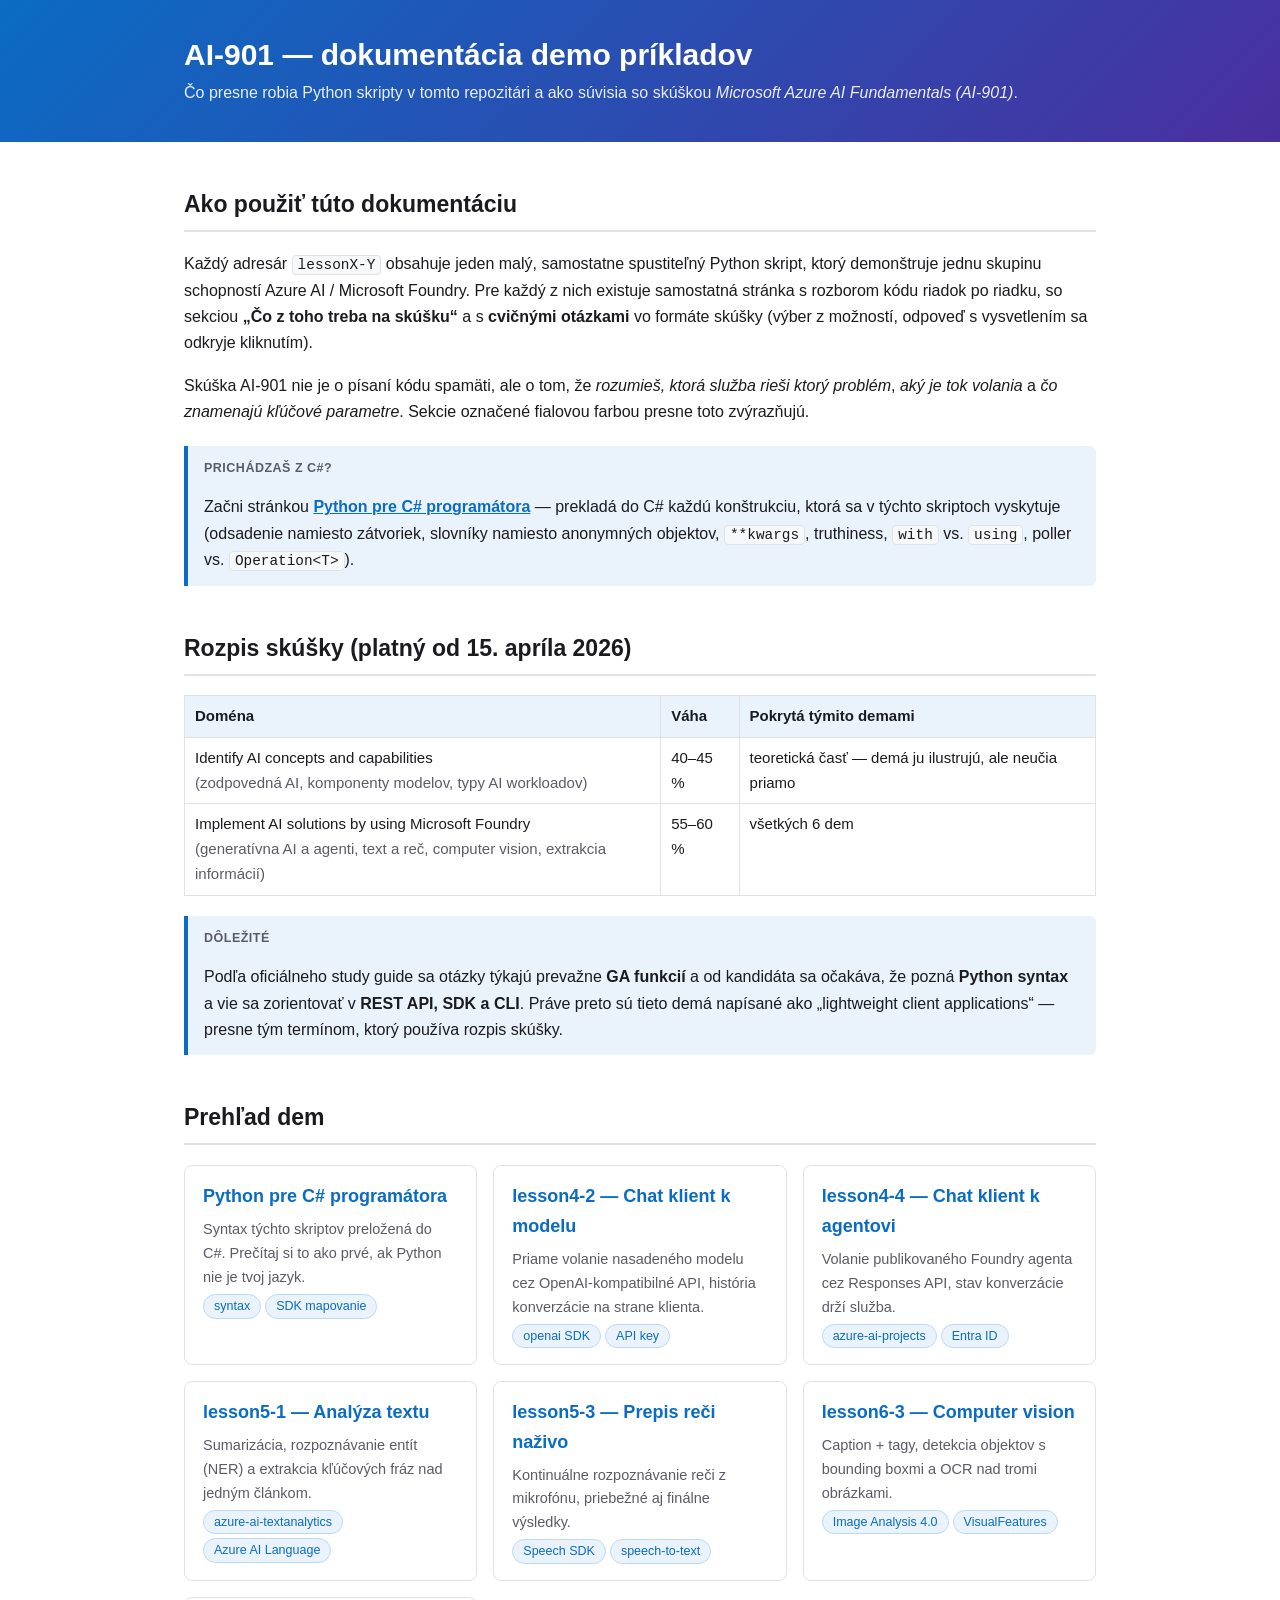
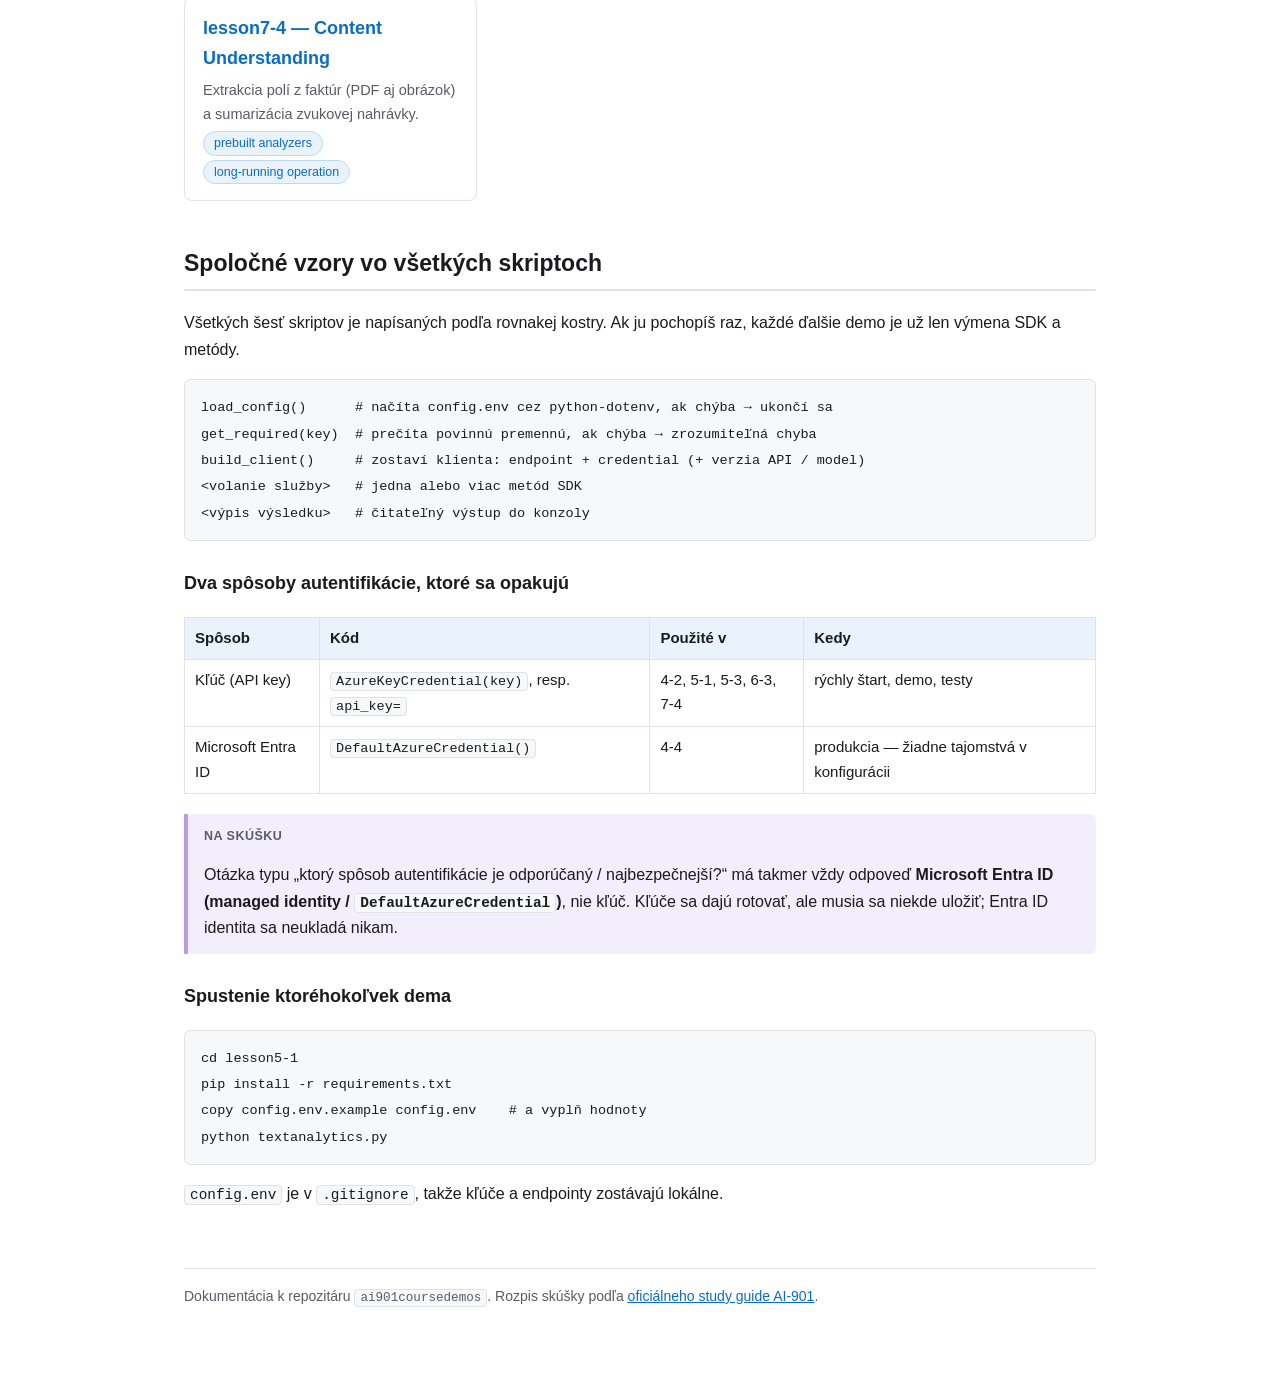
<file: docs/index.html>
<!DOCTYPE html>
<html lang="sk">

<head>
    <meta charset="utf-8">
    <meta name="viewport" content="width=device-width, initial-scale=1">
    <title>AI-901 — dokumentácia demo príkladov</title>
    <link rel="stylesheet" href="style.css">
</head>

<body>
    <header class="page">
        <div class="wrap">
            <h1>AI-901 — dokumentácia demo príkladov</h1>
            <p>Čo presne robia Python skripty v tomto repozitári a ako súvisia so skúškou
                <em>Microsoft Azure AI Fundamentals (AI-901)</em>.
            </p>
        </div>
    </header>

    <div class="wrap">

        <h2>Ako použiť túto dokumentáciu</h2>
        <p>
            Každý adresár <code>lessonX-Y</code> obsahuje jeden malý, samostatne spustiteľný Python skript, ktorý
            demonštruje jednu skupinu schopností Azure AI / Microsoft Foundry. Pre každý z nich existuje
            samostatná stránka s rozborom kódu riadok po riadku, so sekciou
            <strong>„Čo z toho treba na skúšku“</strong> a s <strong>cvičnými otázkami</strong> vo formáte skúšky
            (výber z možností, odpoveď s vysvetlením sa odkryje kliknutím).
        </p>
        <p>
            Skúška AI-901 nie je o písaní kódu spamäti, ale o tom, že <em>rozumieš, ktorá služba rieši ktorý problém</em>,
            <em>aký je tok volania</em> a <em>čo znamenajú kľúčové parametre</em>. Sekcie označené fialovou farbou
            presne toto zvýrazňujú.
        </p>

        <div class="box">
            <strong class="label">Prichádzaš z C#?</strong>
            <p>
                Začni stránkou <a href="python-pre-csharp.html"><strong>Python pre C# programátora</strong></a> —
                prekladá do C# každú konštrukciu, ktorá sa v týchto skriptoch vyskytuje (odsadenie namiesto zátvoriek,
                slovníky namiesto anonymných objektov, <code>**kwargs</code>, truthiness, <code>with</code> vs.
                <code>using</code>, poller vs. <code>Operation&lt;T&gt;</code>).
            </p>
        </div>

        <h2>Rozpis skúšky (platný od 15. apríla 2026)</h2>
        <table>
            <thead>
                <tr>
                    <th>Doména</th>
                    <th>Váha</th>
                    <th>Pokrytá týmito demami</th>
                </tr>
            </thead>
            <tbody>
                <tr>
                    <td>Identify AI concepts and capabilities<br><span style="color:#5b5b66">(zodpovedná AI, komponenty
                            modelov, typy AI workloadov)</span></td>
                    <td>40–45 %</td>
                    <td>teoretická časť — demá ju ilustrujú, ale neučia priamo</td>
                </tr>
                <tr>
                    <td>Implement AI solutions by using Microsoft Foundry<br><span style="color:#5b5b66">(generatívna AI
                            a agenti, text a reč, computer vision, extrakcia informácií)</span></td>
                    <td>55–60 %</td>
                    <td>všetkých 6 dem</td>
                </tr>
            </tbody>
        </table>

        <div class="box">
            <strong class="label">Dôležité</strong>
            <p>
                Podľa oficiálneho study guide sa otázky týkajú prevažne <strong>GA funkcií</strong> a od kandidáta sa
                očakáva, že pozná <strong>Python syntax</strong> a vie sa zorientovať v <strong>REST API, SDK a
                    CLI</strong>. Práve preto sú tieto demá napísané ako „lightweight client applications“ — presne tým
                termínom, ktorý používa rozpis skúšky.
            </p>
        </div>

        <h2>Prehľad dem</h2>
        <div class="cards">
            <a class="card" href="python-pre-csharp.html">
                <h3>Python pre C# programátora</h3>
                <p>Syntax týchto skriptov preložená do C#. Prečítaj si to ako prvé, ak Python nie je tvoj jazyk.</p>
                <span class="tag">syntax</span><span class="tag">SDK mapovanie</span>
            </a>
            <a class="card" href="lesson4-2.html">
                <h3>lesson4-2 — Chat klient k modelu</h3>
                <p>Priame volanie nasadeného modelu cez OpenAI-kompatibilné API, história konverzácie na strane
                    klienta.</p>
                <span class="tag">openai SDK</span><span class="tag">API key</span>
            </a>
            <a class="card" href="lesson4-4.html">
                <h3>lesson4-4 — Chat klient k agentovi</h3>
                <p>Volanie publikovaného Foundry agenta cez Responses API, stav konverzácie drží služba.</p>
                <span class="tag">azure-ai-projects</span><span class="tag">Entra ID</span>
            </a>
            <a class="card" href="lesson5-1.html">
                <h3>lesson5-1 — Analýza textu</h3>
                <p>Sumarizácia, rozpoznávanie entít (NER) a extrakcia kľúčových fráz nad jedným článkom.</p>
                <span class="tag">azure-ai-textanalytics</span><span class="tag">Azure AI Language</span>
            </a>
            <a class="card" href="lesson5-3.html">
                <h3>lesson5-3 — Prepis reči naživo</h3>
                <p>Kontinuálne rozpoznávanie reči z mikrofónu, priebežné aj finálne výsledky.</p>
                <span class="tag">Speech SDK</span><span class="tag">speech-to-text</span>
            </a>
            <a class="card" href="lesson6-3.html">
                <h3>lesson6-3 — Computer vision</h3>
                <p>Caption + tagy, detekcia objektov s bounding boxmi a OCR nad tromi obrázkami.</p>
                <span class="tag">Image Analysis 4.0</span><span class="tag">VisualFeatures</span>
            </a>
            <a class="card" href="lesson7-4.html">
                <h3>lesson7-4 — Content Understanding</h3>
                <p>Extrakcia polí z faktúr (PDF aj obrázok) a sumarizácia zvukovej nahrávky.</p>
                <span class="tag">prebuilt analyzers</span><span class="tag">long-running operation</span>
            </a>
        </div>

        <h2>Spoločné vzory vo všetkých skriptoch</h2>
        <p>
            Všetkých šesť skriptov je napísaných podľa rovnakej kostry. Ak ju pochopíš raz, každé ďalšie demo je už len
            výmena SDK a metódy.
        </p>
        <pre><code>load_config()      # načíta config.env cez python-dotenv, ak chýba → ukončí sa
get_required(key)  # prečíta povinnú premennú, ak chýba → zrozumiteľná chyba
build_client()     # zostaví klienta: endpoint + credential (+ verzia API / model)
&lt;volanie služby&gt;   # jedna alebo viac metód SDK
&lt;výpis výsledku&gt;   # čitateľný výstup do konzoly</code></pre>

        <h3>Dva spôsoby autentifikácie, ktoré sa opakujú</h3>
        <table>
            <thead>
                <tr>
                    <th>Spôsob</th>
                    <th>Kód</th>
                    <th>Použité v</th>
                    <th>Kedy</th>
                </tr>
            </thead>
            <tbody>
                <tr>
                    <td>Kľúč (API key)</td>
                    <td><code>AzureKeyCredential(key)</code>, resp. <code>api_key=</code></td>
                    <td>4-2, 5-1, 5-3, 6-3, 7-4</td>
                    <td>rýchly štart, demo, testy</td>
                </tr>
                <tr>
                    <td>Microsoft Entra ID</td>
                    <td><code>DefaultAzureCredential()</code></td>
                    <td>4-4</td>
                    <td>produkcia — žiadne tajomstvá v konfigurácii</td>
                </tr>
            </tbody>
        </table>

        <div class="box exam">
            <strong class="label">Na skúšku</strong>
            <p>
                Otázka typu „ktorý spôsob autentifikácie je odporúčaný / najbezpečnejší?“ má takmer vždy odpoveď
                <strong>Microsoft Entra ID (managed identity / <code>DefaultAzureCredential</code>)</strong>, nie kľúč.
                Kľúče sa dajú rotovať, ale musia sa niekde uložiť; Entra ID identita sa neukladá nikam.
            </p>
        </div>

        <h3>Spustenie ktoréhokoľvek dema</h3>
        <pre><code>cd lesson5-1
pip install -r requirements.txt
copy config.env.example config.env    # a vyplň hodnoty
python textanalytics.py</code></pre>
        <p><code>config.env</code> je v <code>.gitignore</code>, takže kľúče a endpointy zostávajú lokálne.</p>

        <footer class="page">
            Dokumentácia k repozitáru <code>ai901coursedemos</code>. Rozpis skúšky podľa
            <a href="https://learn.microsoft.com/en-us/credentials/certifications/resources/study-guides/ai-901">oficiálneho
                study guide AI-901</a>.
        </footer>
    </div>
</body>

</html>
</file>
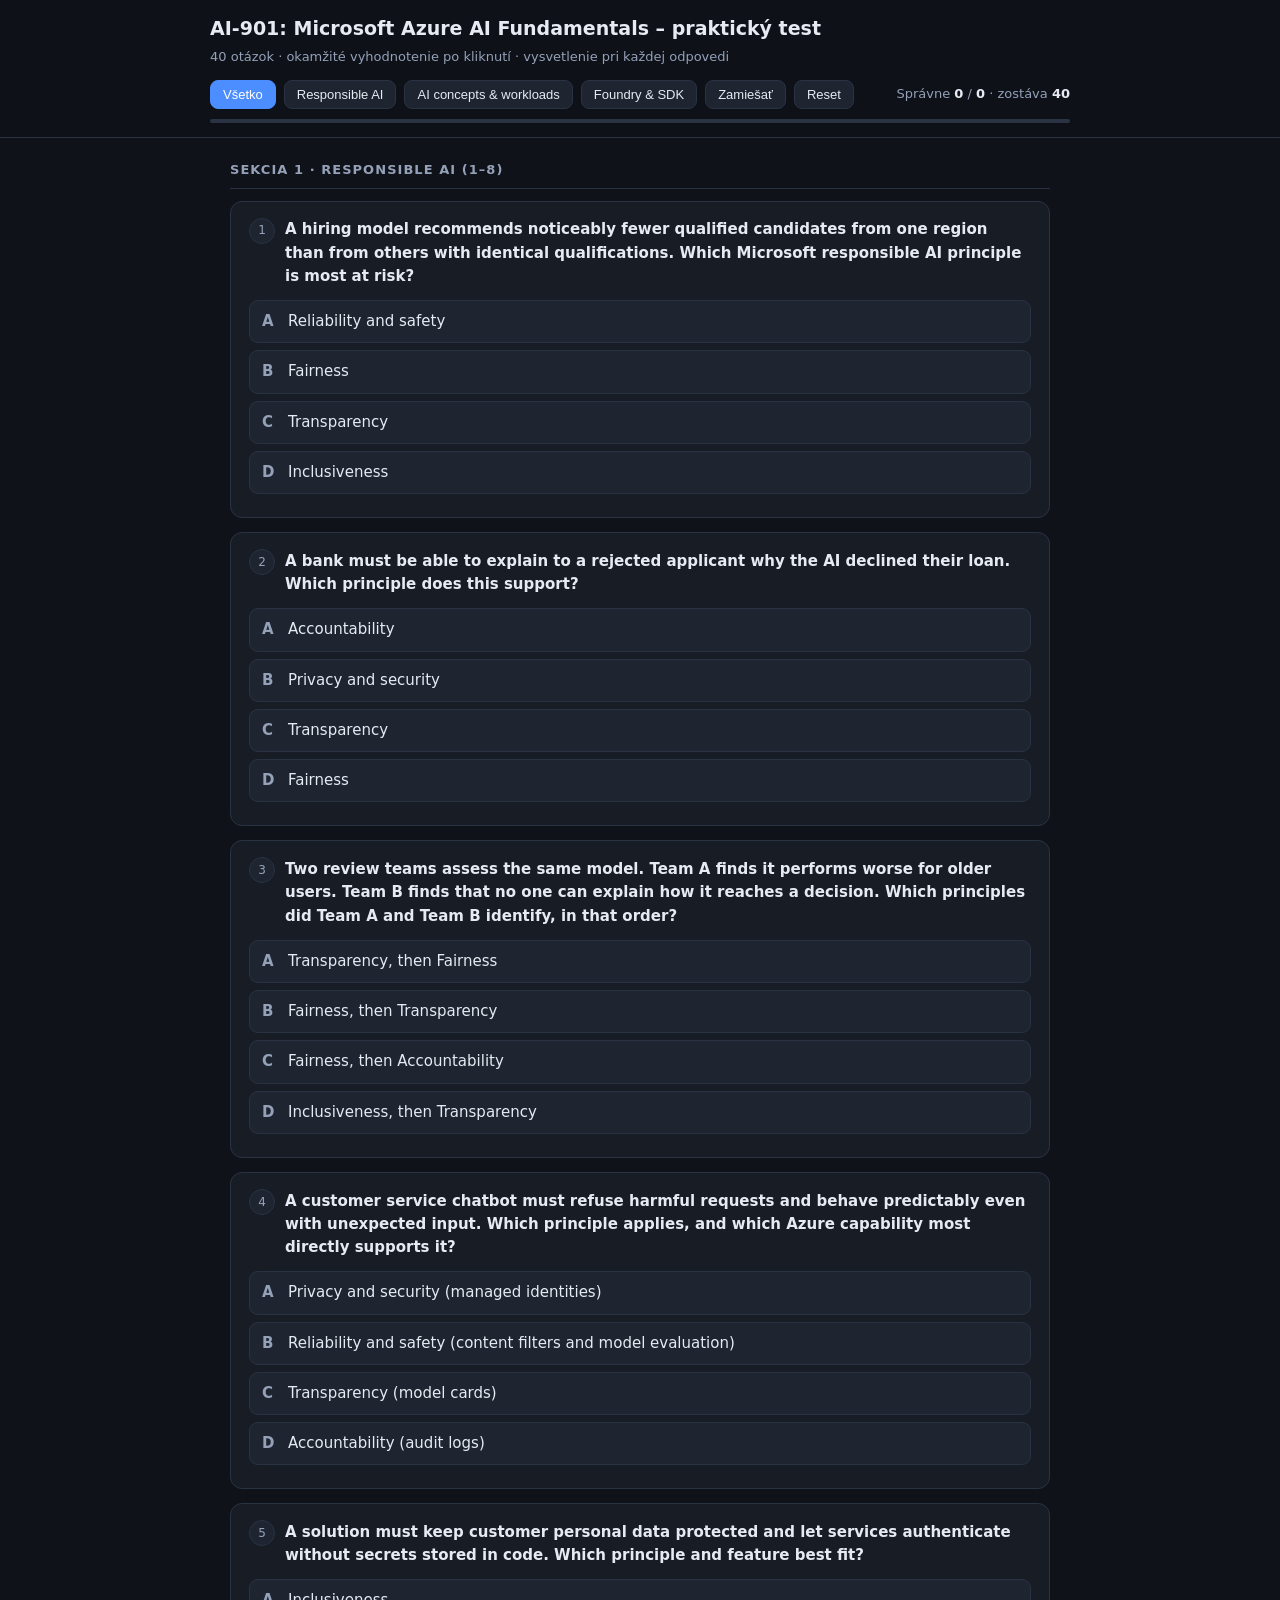
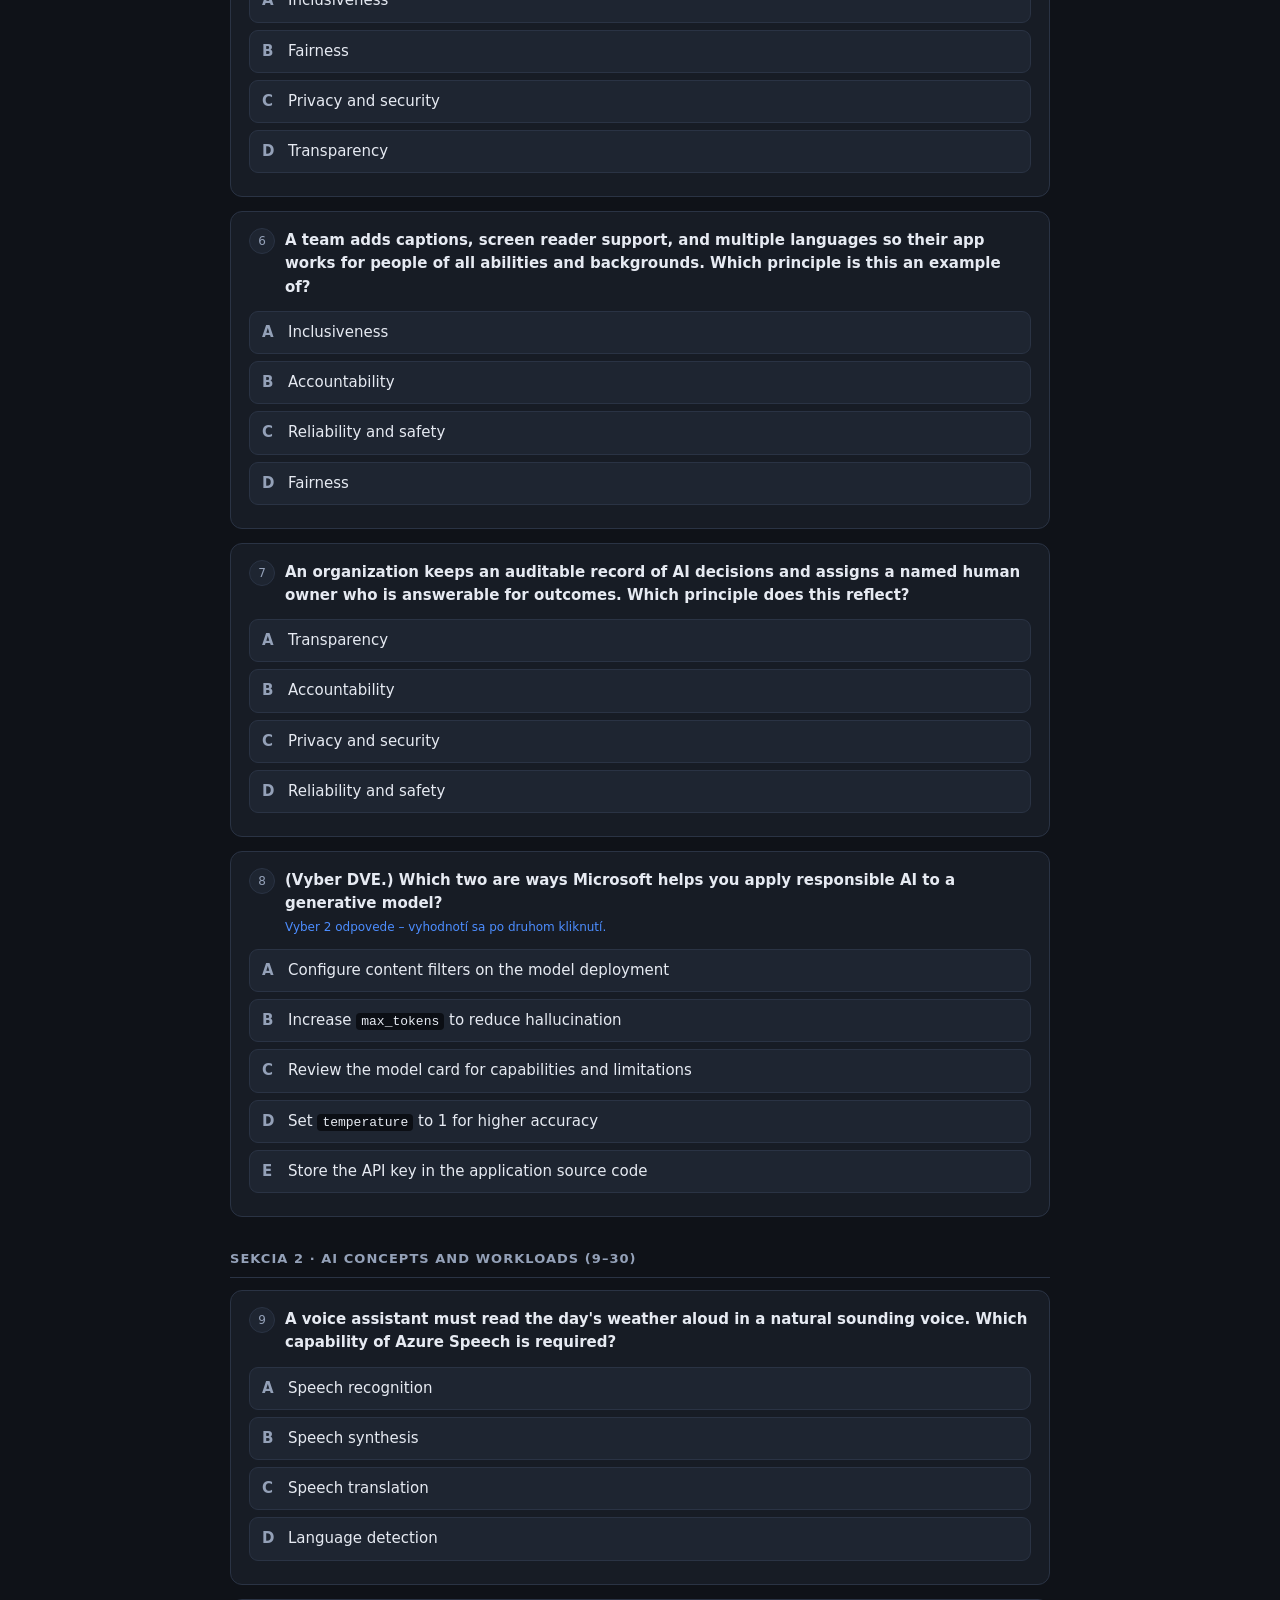
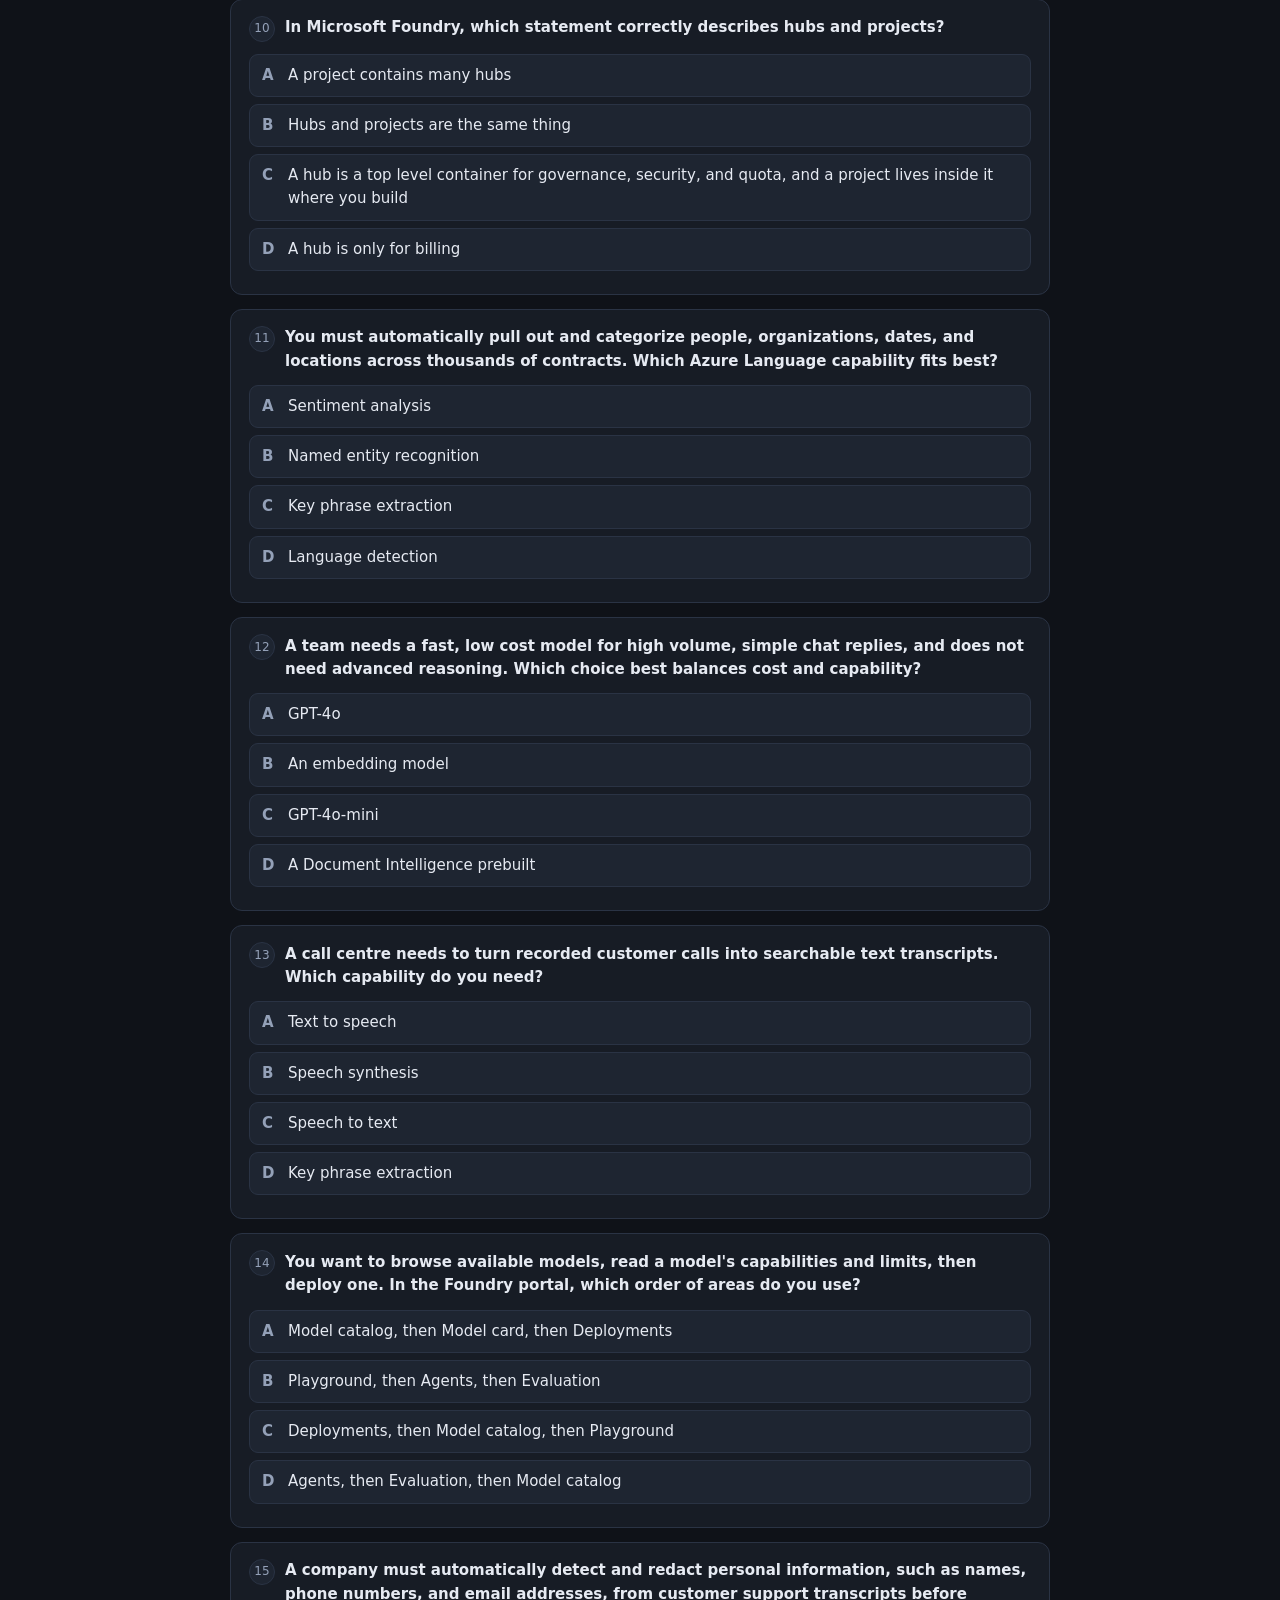
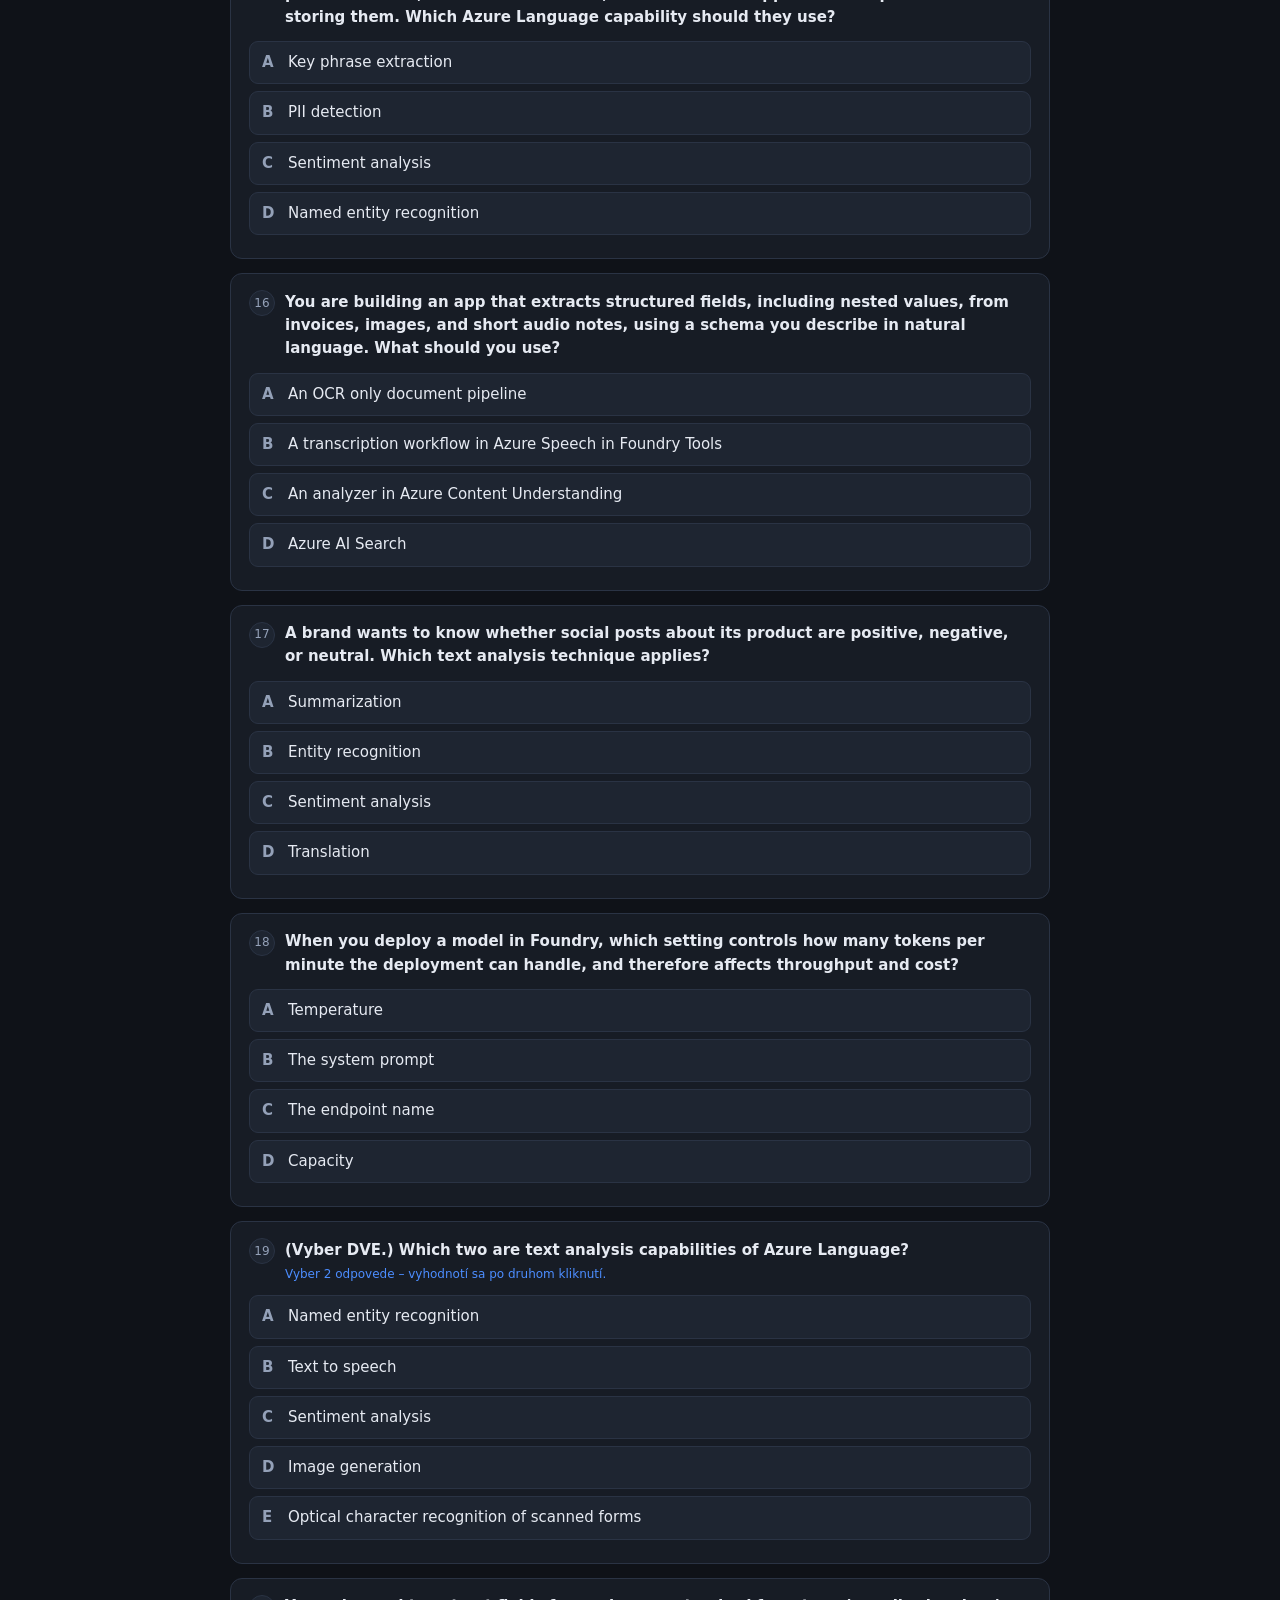
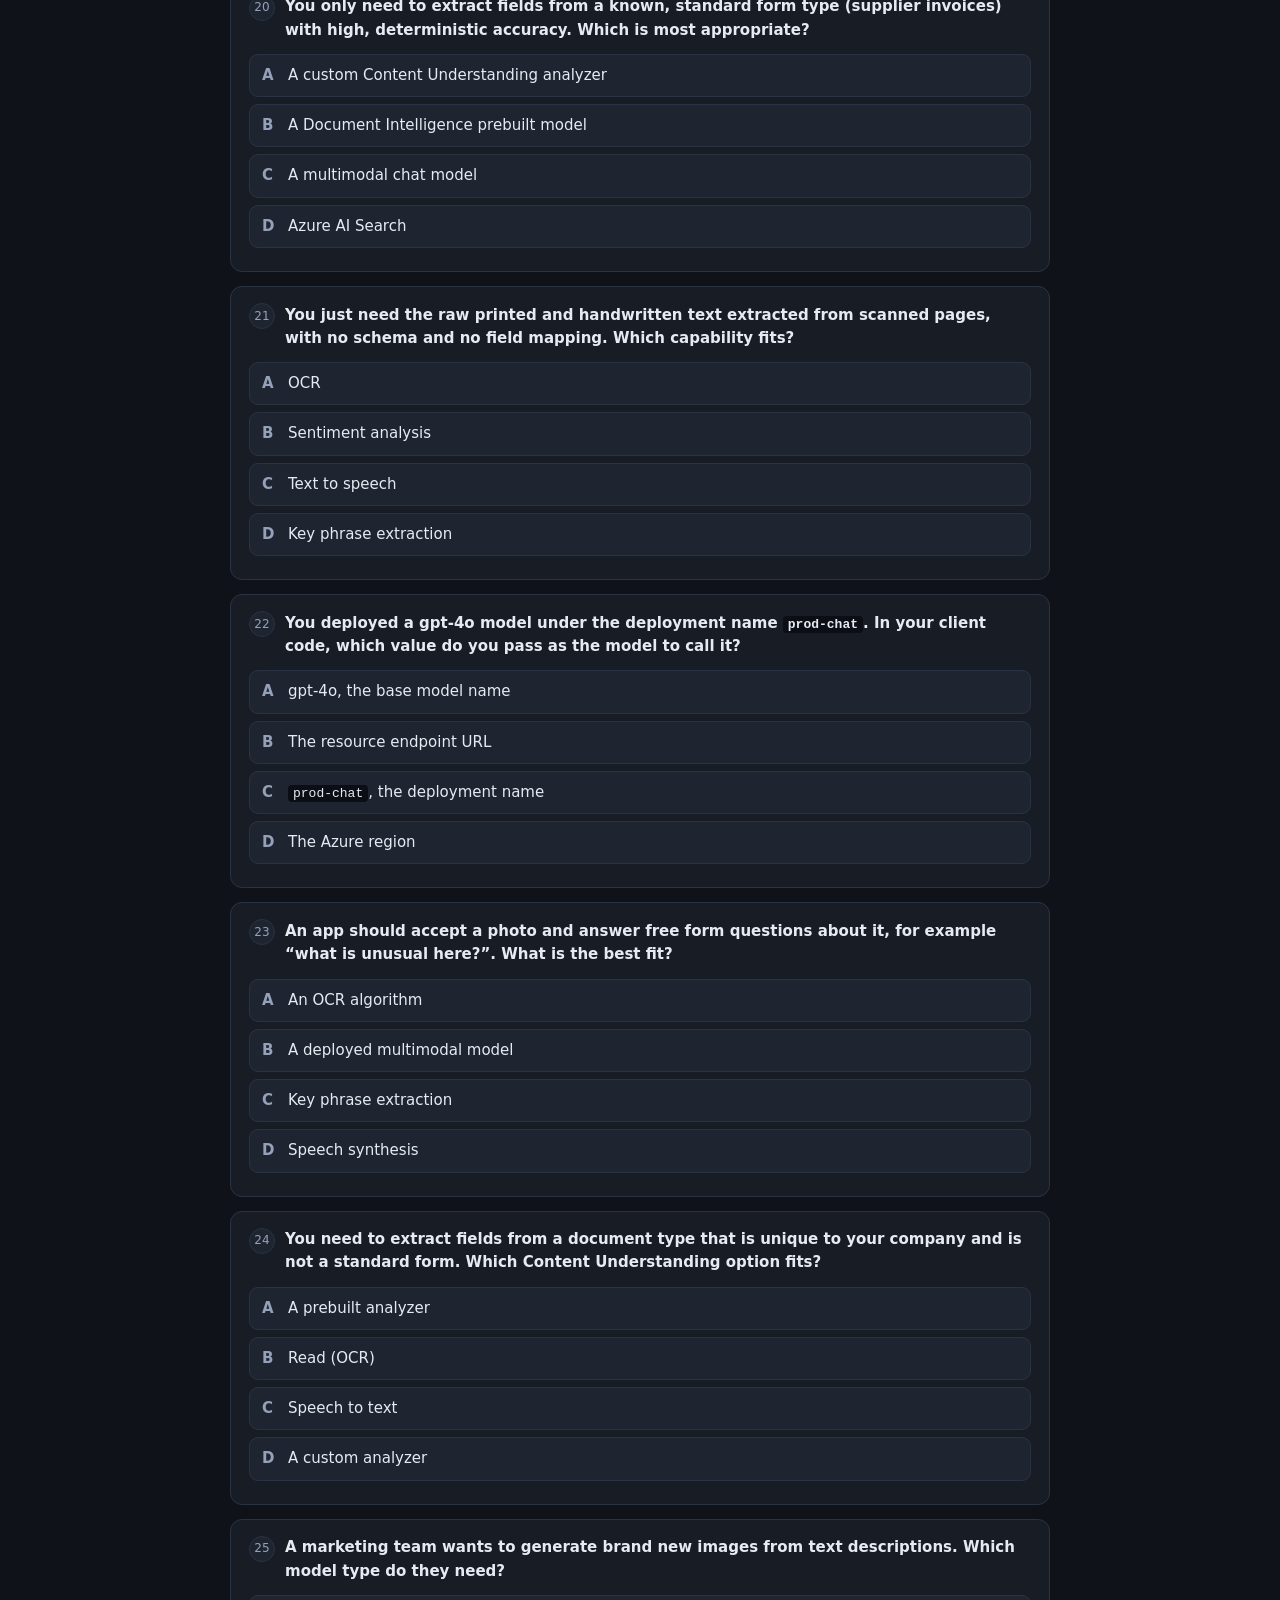
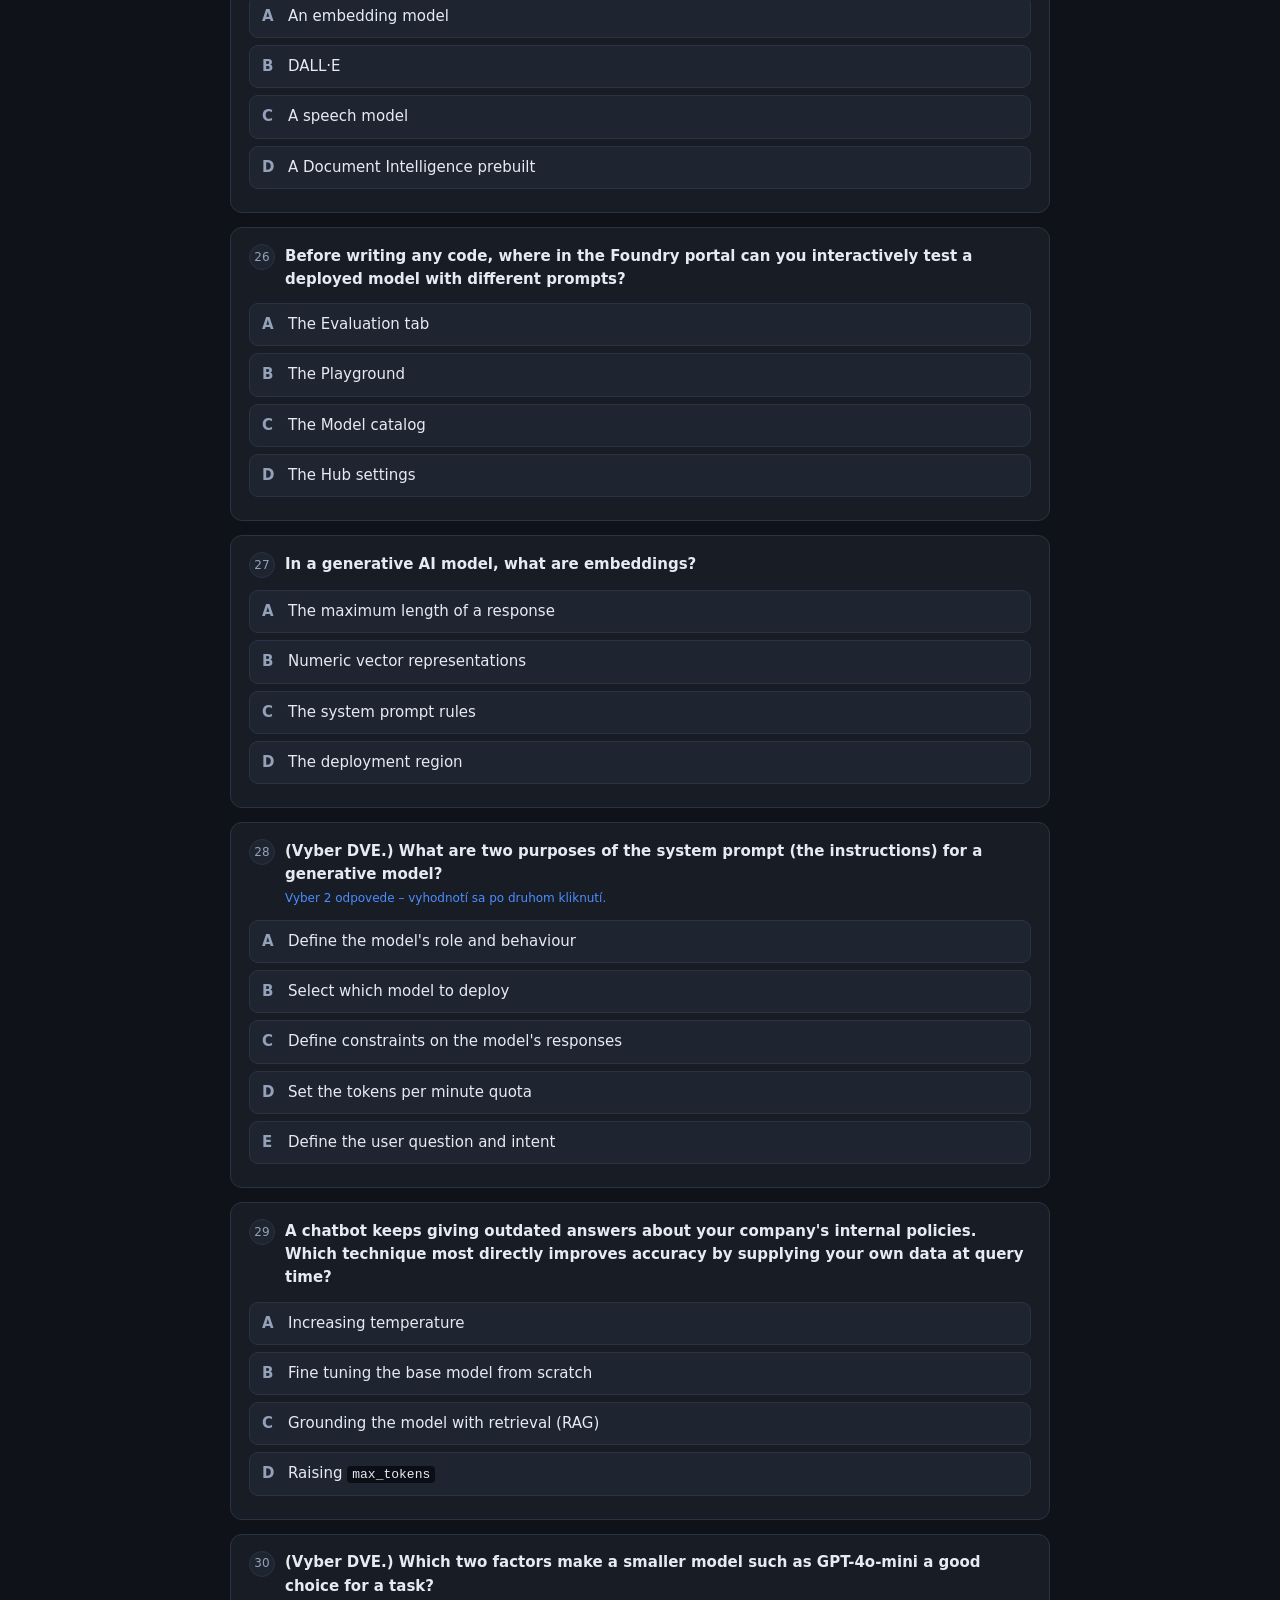
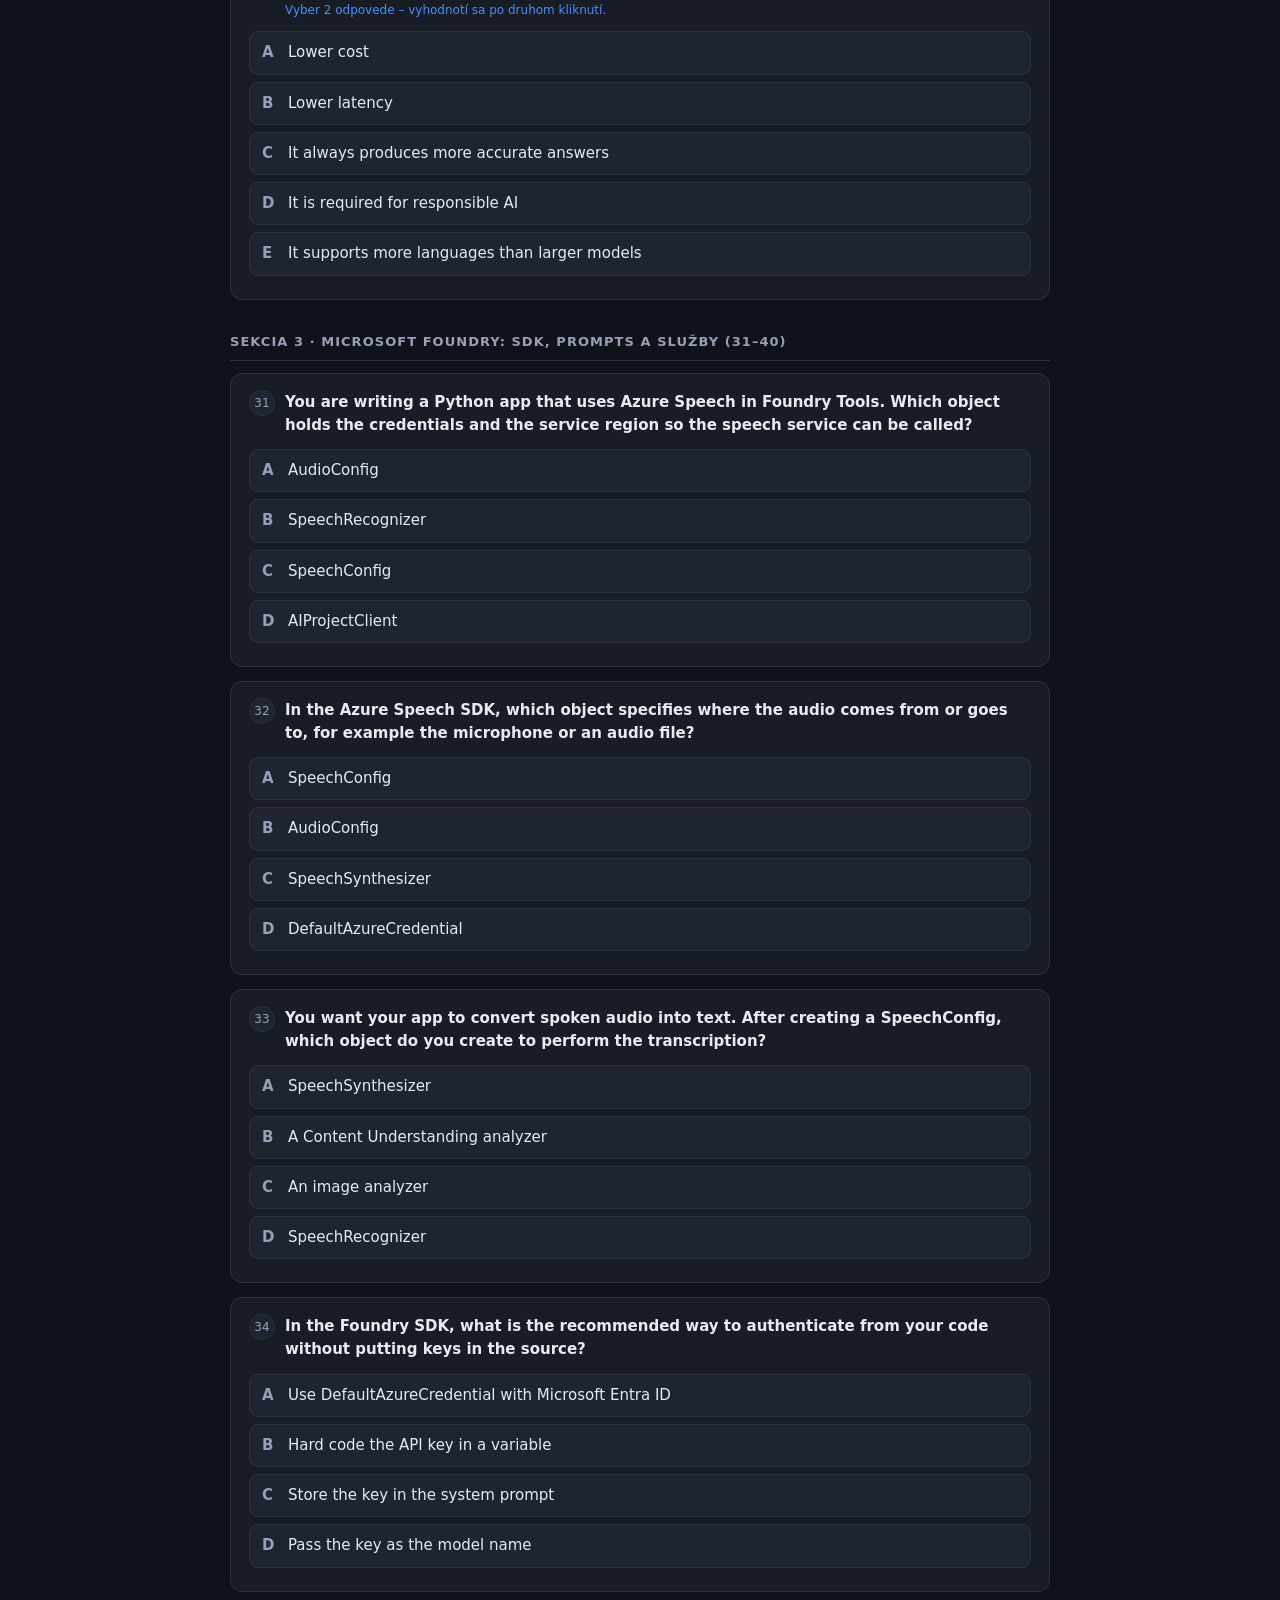
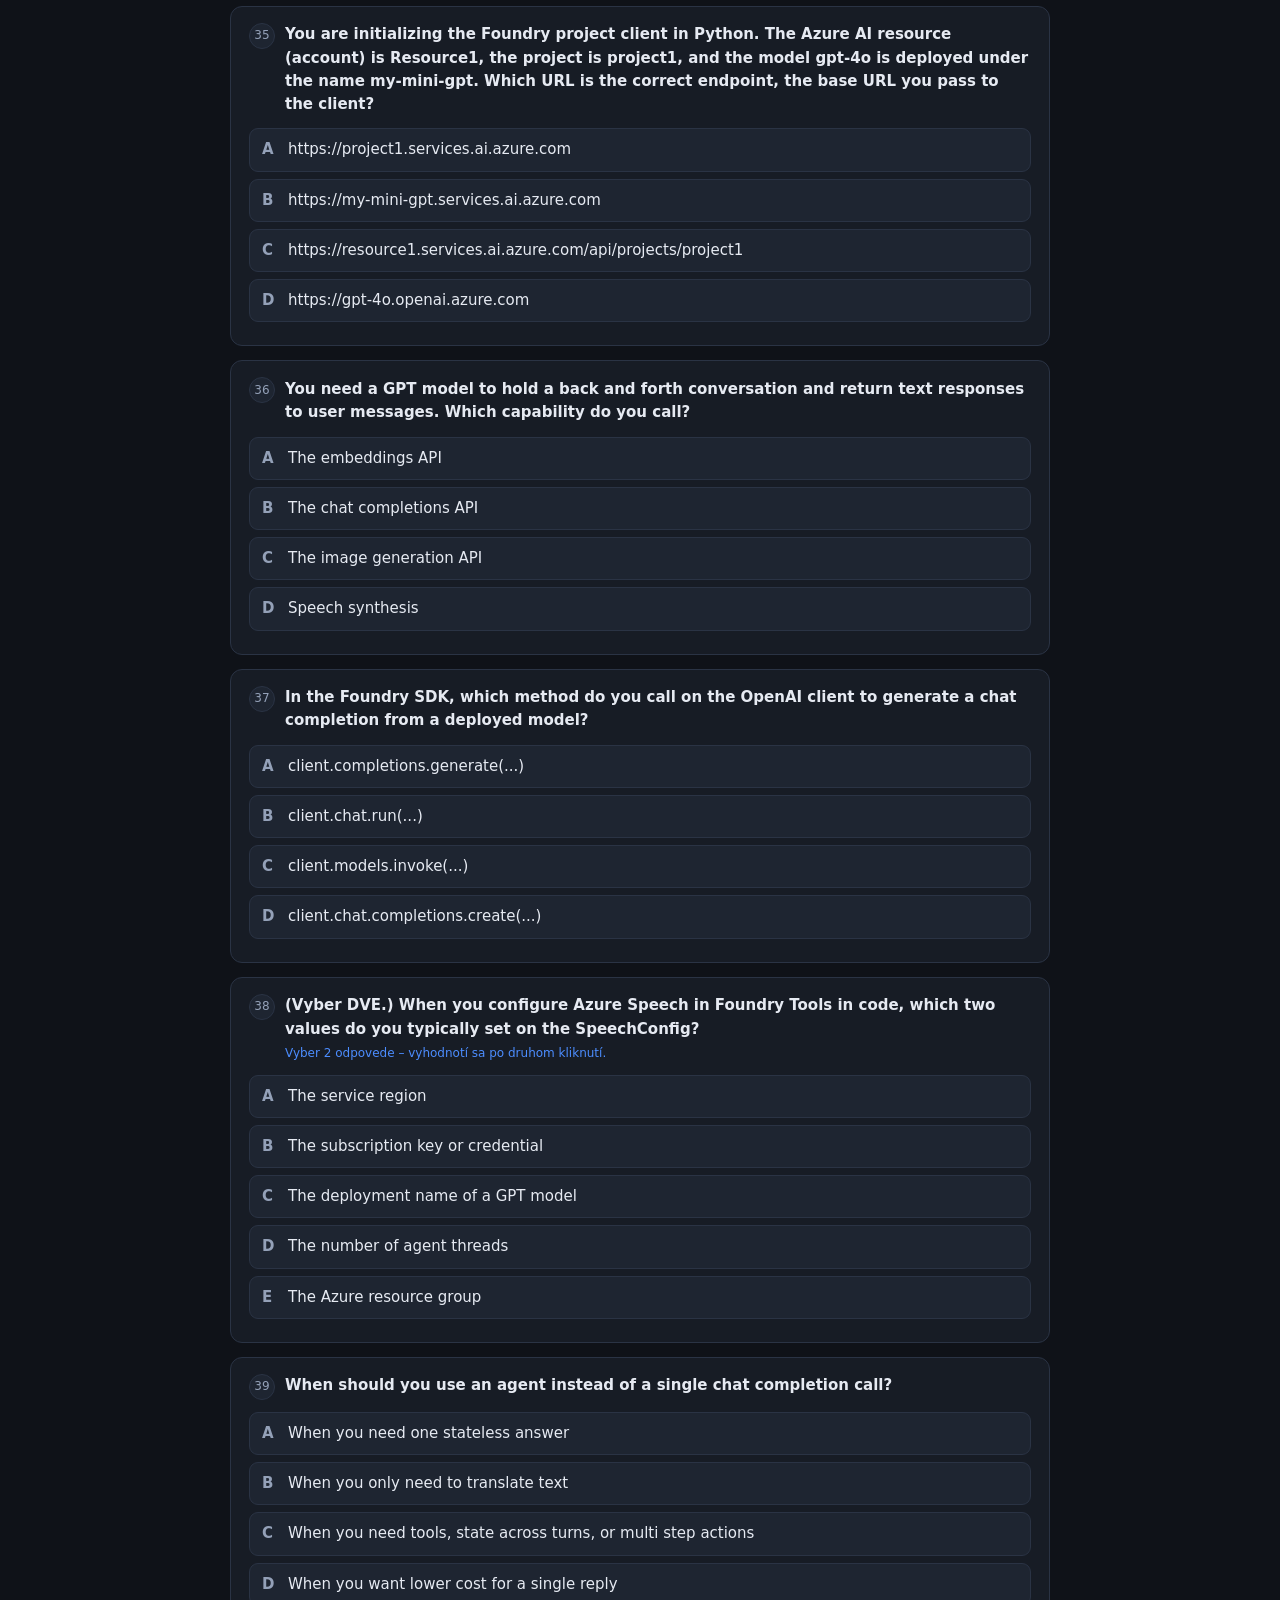
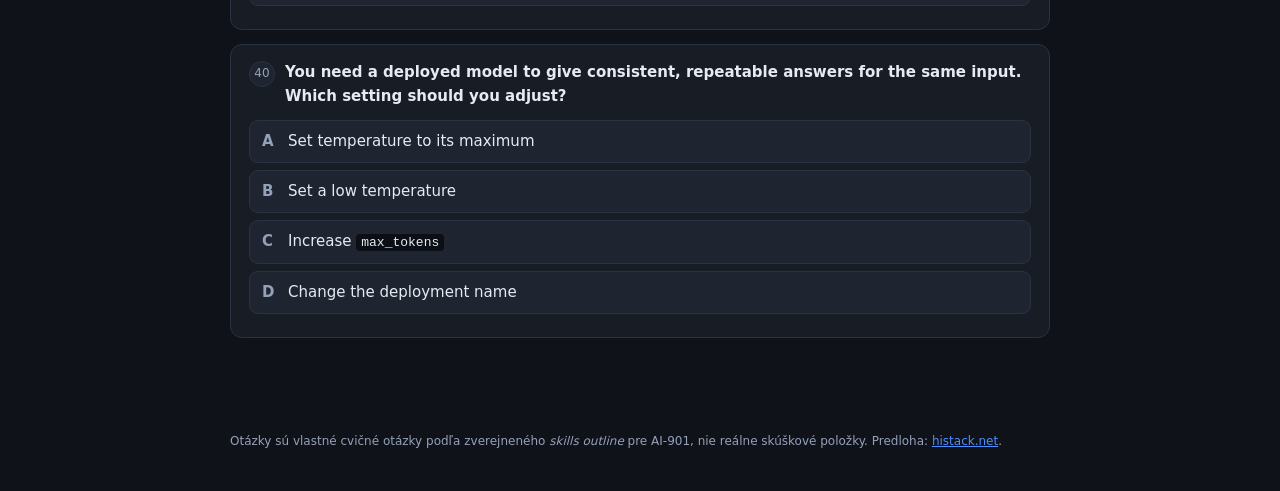
<file: docs/ai-901-practice-exam.html>
<!DOCTYPE html>
<html lang="sk">
<head>
<meta charset="utf-8">
<meta name="viewport" content="width=device-width, initial-scale=1">
<title>AI-901 – Praktický test (40 otázok)</title>
<style>
  :root {
    --bg: #0f1218;
    --panel: #171c25;
    --panel-2: #1e2531;
    --line: #2a3344;
    --txt: #e6eaf2;
    --muted: #94a1b8;
    --accent: #4c8dff;
    --ok: #2ecc71;
    --ok-bg: rgba(46, 204, 113, .12);
    --bad: #ff5f6d;
    --bad-bg: rgba(255, 95, 109, .12);
  }
  * { box-sizing: border-box; }
  body {
    margin: 0;
    background: var(--bg);
    color: var(--txt);
    font: 15px/1.55 system-ui, "Segoe UI", Roboto, Arial, sans-serif;
  }
  header {
    position: sticky; top: 0; z-index: 10;
    background: rgba(15, 18, 24, .92);
    backdrop-filter: blur(8px);
    border-bottom: 1px solid var(--line);
    padding: 14px 20px;
  }
  .wrap { max-width: 860px; margin: 0 auto; }
  h1 { margin: 0 0 4px; font-size: 19px; }
  .sub { color: var(--muted); font-size: 13px; }
  .bar {
    display: flex; flex-wrap: wrap; gap: 8px; align-items: center;
    margin-top: 12px;
  }
  button.ctl, .chip {
    background: var(--panel-2); color: var(--txt);
    border: 1px solid var(--line); border-radius: 8px;
    padding: 6px 12px; font-size: 13px; cursor: pointer;
  }
  button.ctl:hover, .chip:hover { border-color: var(--accent); }
  .chip.active { background: var(--accent); border-color: var(--accent); color: #fff; }
  .stats { margin-left: auto; font-size: 13px; color: var(--muted); white-space: nowrap; }
  .stats b { color: var(--txt); }
  .progress {
    height: 4px; background: var(--line); border-radius: 4px;
    margin-top: 10px; overflow: hidden;
  }
  .progress > i { display: block; height: 100%; width: 0; background: var(--accent); transition: width .25s; }

  main { max-width: 860px; margin: 0 auto; padding: 22px 20px 80px; }
  h2.section {
    font-size: 13px; text-transform: uppercase; letter-spacing: .08em;
    color: var(--muted); margin: 32px 0 12px; padding-bottom: 8px;
    border-bottom: 1px solid var(--line);
  }
  h2.section:first-child { margin-top: 0; }

  .q {
    background: var(--panel); border: 1px solid var(--line);
    border-radius: 12px; padding: 16px 18px; margin-bottom: 14px;
  }
  .q-head { display: flex; gap: 10px; align-items: baseline; margin-bottom: 12px; }
  .num {
    flex: none; width: 26px; height: 26px; border-radius: 50%;
    background: var(--panel-2); border: 1px solid var(--line);
    display: grid; place-items: center; font-size: 12px; color: var(--muted);
  }
  .q.done .num { border-color: transparent; color: #fff; }
  .q.right .num { background: var(--ok); }
  .q.wrong .num { background: var(--bad); }
  .q-text { font-weight: 600; }
  .hint { display: block; font-weight: 400; font-size: 12px; color: var(--accent); margin-top: 3px; }

  .opt {
    display: flex; gap: 10px; align-items: flex-start;
    border: 1px solid var(--line); border-radius: 9px;
    padding: 9px 12px; margin-bottom: 7px; cursor: pointer;
    background: var(--panel-2); transition: border-color .15s, background .15s;
  }
  .opt:hover:not(.locked) { border-color: var(--accent); }
  .opt.locked { cursor: default; }
  .letter { flex: none; font-weight: 700; color: var(--muted); width: 16px; }
  .opt.sel { border-color: var(--accent); }
  .opt.ok { border-color: var(--ok); background: var(--ok-bg); }
  .opt.ok .letter { color: var(--ok); }
  .opt.bad { border-color: var(--bad); background: var(--bad-bg); }
  .opt.bad .letter { color: var(--bad); }
  .mark { margin-left: auto; font-weight: 700; }
  .opt.ok .mark { color: var(--ok); }
  .opt.bad .mark { color: var(--bad); }

  .explain {
    display: none; margin-top: 12px; padding: 11px 14px;
    border-left: 3px solid var(--accent); border-radius: 0 8px 8px 0;
    background: rgba(76, 141, 255, .08); font-size: 14px;
  }
  .q.done .explain { display: block; }
  .verdict { font-weight: 700; margin-right: 6px; }
  .q.right .verdict { color: var(--ok); }
  .q.wrong .verdict { color: var(--bad); }

  code { background: #0b0e14; padding: 1px 5px; border-radius: 4px; font-size: 13px; }
  .hidden { display: none !important; }
  footer { max-width: 860px; margin: 0 auto; padding: 0 20px 40px; color: var(--muted); font-size: 12px; }
  footer a { color: var(--accent); }
</style>
</head>
<body>

<header>
  <div class="wrap">
    <h1>AI-901: Microsoft Azure AI Fundamentals – praktický test</h1>
    <div class="sub">40 otázok · okamžité vyhodnotenie po kliknutí · vysvetlenie pri každej odpovedi</div>
    <div class="bar">
      <button class="chip active" data-sec="all">Všetko</button>
      <button class="chip" data-sec="1">Responsible AI</button>
      <button class="chip" data-sec="2">AI concepts &amp; workloads</button>
      <button class="chip" data-sec="3">Foundry &amp; SDK</button>
      <button class="ctl" id="shuffle">Zamiešať</button>
      <button class="ctl" id="reset">Reset</button>
      <div class="stats">Správne <b id="sOk">0</b> / <b id="sDone">0</b> · zostáva <b id="sLeft">40</b></div>
    </div>
    <div class="progress"><i id="bar"></i></div>
  </div>
</header>

<main id="quiz"></main>

<footer>
  Otázky sú vlastné cvičné otázky podľa zverejneného <i>skills outline</i> pre AI-901, nie reálne skúškové položky.
  Predloha: <a href="https://www.histack.net/p/ai-901-free-practice-exam-assessment" target="_blank" rel="noopener">histack.net</a>.
</footer>

<script>
const SECTIONS = {
  1: "Sekcia 1 · Responsible AI (1–8)",
  2: "Sekcia 2 · AI concepts and workloads (9–30)",
  3: "Sekcia 3 · Microsoft Foundry: SDK, prompts a služby (31–40)"
};

const QUESTIONS = [
/* ---------- Section 1: Responsible AI ---------- */
{ s:1, q:"A hiring model recommends noticeably fewer qualified candidates from one region than from others with identical qualifications. Which Microsoft responsible AI principle is most at risk?",
  o:["Reliability and safety","Fairness","Transparency","Inclusiveness"], a:[1],
  e:"Rozdielne výsledky pre rovnako kvalifikovaných ľudí podľa regiónu = systematické zaujatie (bias). To spadá pod princíp <b>Fairness</b> – model má zaobchádzať so všetkými skupinami rovnako." },

{ s:1, q:"A bank must be able to explain to a rejected applicant why the AI declined their loan. Which principle does this support?",
  o:["Accountability","Privacy and security","Transparency","Fairness"], a:[2],
  e:"<b>Transparency</b> znamená zrozumiteľnosť a vysvetliteľnosť rozhodnutí modelu. Accountability je o tom, <i>kto</i> nesie zodpovednosť, nie o vysvetlení konkrétneho rozhodnutia." },

{ s:1, q:"Two review teams assess the same model. Team A finds it performs worse for older users. Team B finds that no one can explain how it reaches a decision. Which principles did Team A and Team B identify, in that order?",
  o:["Transparency, then Fairness","Fairness, then Transparency","Fairness, then Accountability","Inclusiveness, then Transparency"], a:[1],
  e:"Horší výkon pre vekovú skupinu = <b>Fairness</b>. Nevysvetliteľné rozhodovanie = <b>Transparency</b>. Poradie teda Fairness → Transparency." },

{ s:1, q:"A customer service chatbot must refuse harmful requests and behave predictably even with unexpected input. Which principle applies, and which Azure capability most directly supports it?",
  o:["Privacy and security (managed identities)","Reliability and safety (content filters and model evaluation)","Transparency (model cards)","Accountability (audit logs)"], a:[1],
  e:"Predvídateľné a bezpečné správanie aj pri neočakávanom vstupe = <b>Reliability and safety</b>. V Azure to podporujú <i>content filters</i> (Azure AI Content Safety) a vyhodnocovanie modelu." },

{ s:1, q:"A solution must keep customer personal data protected and let services authenticate without secrets stored in code. Which principle and feature best fit?",
  o:["Inclusiveness","Fairness","Privacy and security","Transparency"], a:[2],
  e:"Ochrana osobných údajov + autentifikácia bez kľúčov v kóde (managed identity / Entra ID) = <b>Privacy and security</b>." },

{ s:1, q:"A team adds captions, screen reader support, and multiple languages so their app works for people of all abilities and backgrounds. Which principle is this an example of?",
  o:["Inclusiveness","Accountability","Reliability and safety","Fairness"], a:[0],
  e:"Prístupnosť a podpora rôznych schopností a jazykov = <b>Inclusiveness</b>. Fairness sa týka nezaujatých výstupov modelu, nie dostupnosti aplikácie." },

{ s:1, q:"An organization keeps an auditable record of AI decisions and assigns a named human owner who is answerable for outcomes. Which principle does this reflect?",
  o:["Transparency","Accountability","Privacy and security","Reliability and safety"], a:[1],
  e:"<b>Accountability</b> = ľudia (nie systém) nesú zodpovednosť za výsledky; audit log a menovaný vlastník sú typické opatrenia." },

{ s:1, q:"(Vyber DVE.) Which two are ways Microsoft helps you apply responsible AI to a generative model?",
  o:["Configure content filters on the model deployment","Increase <code>max_tokens</code> to reduce hallucination","Review the model card for capabilities and limitations","Set <code>temperature</code> to 1 for higher accuracy","Store the API key in the application source code"], a:[0,2],
  e:"<b>Content filters</b> na deploymente blokujú škodlivý obsah, <b>model card</b> dokumentuje schopnosti a limity modelu. <code>max_tokens</code> mení len dĺžku odpovede, vyššia <code>temperature</code> zvyšuje náhodnosť a kľúč v kóde je bezpečnostná chyba." },

/* ---------- Section 2: AI concepts and workloads ---------- */
{ s:2, q:"A voice assistant must read the day's weather aloud in a natural sounding voice. Which capability of Azure Speech is required?",
  o:["Speech recognition","Speech synthesis","Speech translation","Language detection"], a:[1],
  e:"Text → hovorené slovo je <b>speech synthesis</b> (text to speech). Speech recognition je opačný smer." },

{ s:2, q:"In Microsoft Foundry, which statement correctly describes hubs and projects?",
  o:["A project contains many hubs","Hubs and projects are the same thing","A hub is a top level container for governance, security, and quota, and a project lives inside it where you build","A hub is only for billing"], a:[2],
  e:"<b>Hub</b> je nadradený kontajner – zdieľané prostriedky, zabezpečenie, kvóty, správa. <b>Project</b> je pracovný priestor vo vnútri hubu, kde sa reálne vyvíja." },

{ s:2, q:"You must automatically pull out and categorize people, organizations, dates, and locations across thousands of contracts. Which Azure Language capability fits best?",
  o:["Sentiment analysis","Named entity recognition","Key phrase extraction","Language detection"], a:[1],
  e:"Rozpoznanie a zatriedenie entít (osoba, organizácia, dátum, miesto) = <b>Named entity recognition</b>. Key phrase extraction vracia len dôležité frázy bez kategórií." },

{ s:2, q:"A team needs a fast, low cost model for high volume, simple chat replies, and does not need advanced reasoning. Which choice best balances cost and capability?",
  o:["GPT-4o","An embedding model","GPT-4o-mini","A Document Intelligence prebuilt"], a:[2],
  e:"Malé modely ako <b>GPT-4o-mini</b> sú lacnejšie a rýchlejšie; pre jednoduché odpovede vo veľkom objeme sú ideálne." },

{ s:2, q:"A call centre needs to turn recorded customer calls into searchable text transcripts. Which capability do you need?",
  o:["Text to speech","Speech synthesis","Speech to text","Key phrase extraction"], a:[2],
  e:"Prepis nahrávok na text = <b>speech to text</b> (speech recognition). Text to speech aj speech synthesis sú to isté, opačným smerom." },

{ s:2, q:"You want to browse available models, read a model's capabilities and limits, then deploy one. In the Foundry portal, which order of areas do you use?",
  o:["Model catalog, then Model card, then Deployments","Playground, then Agents, then Evaluation","Deployments, then Model catalog, then Playground","Agents, then Evaluation, then Model catalog"], a:[0],
  e:"Prirodzený tok v portáli: prehliadaš <b>Model catalog</b> → otvoríš <b>Model card</b> s popisom a limitmi → model nasadíš cez <b>Deployments</b>." },

{ s:2, q:"A company must automatically detect and redact personal information, such as names, phone numbers, and email addresses, from customer support transcripts before storing them. Which Azure Language capability should they use?",
  o:["Key phrase extraction","PII detection","Sentiment analysis","Named entity recognition"], a:[1],
  e:"<b>PII detection</b> je špecializovaná funkcia, ktorá osobné údaje nielen nájde, ale ich vie aj maskovať (redact). NER entity nájde, ale nerieši redakciu." },

{ s:2, q:"You are building an app that extracts structured fields, including nested values, from invoices, images, and short audio notes, using a schema you describe in natural language. What should you use?",
  o:["An OCR only document pipeline","A transcription workflow in Azure Speech in Foundry Tools","An analyzer in Azure Content Understanding","Azure AI Search"], a:[2],
  e:"<b>Content Understanding</b> je multimodálne (dokumenty, obrázky, audio, video) a schému polí definuješ prirodzeným jazykom. OCR ani prepis reči nevracajú štruktúrované vnorené polia." },

{ s:2, q:"A brand wants to know whether social posts about its product are positive, negative, or neutral. Which text analysis technique applies?",
  o:["Summarization","Entity recognition","Sentiment analysis","Translation"], a:[2],
  e:"Klasifikácia tónu textu na pozitívny / negatívny / neutrálny = <b>sentiment analysis</b>." },

{ s:2, q:"When you deploy a model in Foundry, which setting controls how many tokens per minute the deployment can handle, and therefore affects throughput and cost?",
  o:["Temperature","The system prompt","The endpoint name","Capacity"], a:[3],
  e:"<b>Capacity</b> (TPM – tokens per minute) určuje priepustnosť a kvótu deploymentu. Temperature ovplyvňuje len náhodnosť výstupu." },

{ s:2, q:"(Vyber DVE.) Which two are text analysis capabilities of Azure Language?",
  o:["Named entity recognition","Text to speech","Sentiment analysis","Image generation","Optical character recognition of scanned forms"], a:[0,2],
  e:"Azure <b>Language</b> pokrýva prácu s textom: NER, sentiment, key phrases, PII, summarization, jazyk. Text to speech patrí pod Speech, OCR pod Vision / Document Intelligence, generovanie obrázkov pod modely ako DALL·E." },

{ s:2, q:"You only need to extract fields from a known, standard form type (supplier invoices) with high, deterministic accuracy. Which is most appropriate?",
  o:["A custom Content Understanding analyzer","A Document Intelligence prebuilt model","A multimodal chat model","Azure AI Search"], a:[1],
  e:"Pre štandardné typy dokumentov (faktúry, účtenky, ID, W-2) existujú <b>prebuilt modely v Document Intelligence</b> – netreba trénovať ani definovať schému." },

{ s:2, q:"You just need the raw printed and handwritten text extracted from scanned pages, with no schema and no field mapping. Which capability fits?",
  o:["OCR","Sentiment analysis","Text to speech","Key phrase extraction"], a:[0],
  e:"Čisté vyťaženie textu (tlačeného aj ručne písaného) bez mapovania polí = <b>OCR / Read</b>." },

{ s:2, q:"You deployed a gpt-4o model under the deployment name <code>prod-chat</code>. In your client code, which value do you pass as the model to call it?",
  o:["gpt-4o, the base model name","The resource endpoint URL","<code>prod-chat</code>, the deployment name","The Azure region"], a:[2],
  e:"V Azure sa volá <b>deployment name</b>, nie názov základného modelu. Ten istý model môže mať viacero deploymentov s rôznymi kvótami a filtrami." },

{ s:2, q:"An app should accept a photo and answer free form questions about it, for example “what is unusual here?”. What is the best fit?",
  o:["An OCR algorithm","A deployed multimodal model","Key phrase extraction","Speech synthesis"], a:[1],
  e:"Voľné otázky nad obrázkom zvládne len <b>multimodálny model</b> (napr. GPT-4o), ktorý spracuje obraz aj text. OCR len prepíše text z obrázka." },

{ s:2, q:"You need to extract fields from a document type that is unique to your company and is not a standard form. Which Content Understanding option fits?",
  o:["A prebuilt analyzer","Read (OCR)","Speech to text","A custom analyzer"], a:[3],
  e:"Pre neštandardný, firemne špecifický dokument si vytvoríš <b>custom analyzer</b> s vlastnou schémou polí. Prebuilt pokrýva len bežné typy." },

{ s:2, q:"A marketing team wants to generate brand new images from text descriptions. Which model type do they need?",
  o:["An embedding model","DALL·E","A speech model","A Document Intelligence prebuilt"], a:[1],
  e:"Generovanie obrázkov z textu = image generation model, v Azure OpenAI napr. <b>DALL·E</b>. Embedding model vracia vektory, nie obrázky." },

{ s:2, q:"Before writing any code, where in the Foundry portal can you interactively test a deployed model with different prompts?",
  o:["The Evaluation tab","The Playground","The Model catalog","The Hub settings"], a:[1],
  e:"<b>Playground</b> slúži na interaktívne skúšanie promptov a parametrov bez písania kódu. Evaluation je na systematické meranie kvality na dátovej sade." },

{ s:2, q:"In a generative AI model, what are embeddings?",
  o:["The maximum length of a response","Numeric vector representations","The system prompt rules","The deployment region"], a:[1],
  e:"<b>Embeddings</b> sú číselné vektory zachytávajúce sémantický význam textu. Používajú sa na vyhľadávanie podľa podobnosti, napr. v RAG." },

{ s:2, q:"(Vyber DVE.) What are two purposes of the system prompt (the instructions) for a generative model?",
  o:["Define the model's role and behaviour","Select which model to deploy","Define constraints on the model's responses","Set the tokens per minute quota","Define the user question and intent"], a:[0,2],
  e:"System prompt určuje <b>rolu a správanie</b> modelu a <b>obmedzenia</b> jeho odpovedí (tón, formát, čo nesmie). Konkrétnu otázku prináša user prompt; výber modelu a kvóta sú nastavenia deploymentu." },

{ s:2, q:"A chatbot keeps giving outdated answers about your company's internal policies. Which technique most directly improves accuracy by supplying your own data at query time?",
  o:["Increasing temperature","Fine tuning the base model from scratch","Grounding the model with retrieval (RAG)","Raising <code>max_tokens</code>"], a:[2],
  e:"<b>RAG</b> (grounding) doplní do promptu relevantné úryvky z tvojich dát pri každej otázke – aktuálne a bez pretrénovania modelu." },

{ s:2, q:"(Vyber DVE.) Which two factors make a smaller model such as GPT-4o-mini a good choice for a task?",
  o:["Lower cost","Lower latency","It always produces more accurate answers","It is required for responsible AI","It supports more languages than larger models"], a:[0,1],
  e:"Menšie modely = <b>nižšia cena</b> a <b>nižšia latencia</b>. Presnosť pri zložitých úlohách je naopak spravidla nižšia než u veľkých modelov." },

/* ---------- Section 3: Foundry SDK ---------- */
{ s:3, q:"You are writing a Python app that uses Azure Speech in Foundry Tools. Which object holds the credentials and the service region so the speech service can be called?",
  o:["AudioConfig","SpeechRecognizer","SpeechConfig","AIProjectClient"], a:[2],
  e:"<b>SpeechConfig</b> nesie prihlasovacie údaje (kľúč/credential) a región služby. AudioConfig rieši zdroj/cieľ zvuku." },

{ s:3, q:"In the Azure Speech SDK, which object specifies where the audio comes from or goes to, for example the microphone or an audio file?",
  o:["SpeechConfig","AudioConfig","SpeechSynthesizer","DefaultAzureCredential"], a:[1],
  e:"<b>AudioConfig</b> definuje vstup/výstup zvuku – mikrofón, reproduktor alebo súbor." },

{ s:3, q:"You want your app to convert spoken audio into text. After creating a SpeechConfig, which object do you create to perform the transcription?",
  o:["SpeechSynthesizer","A Content Understanding analyzer","An image analyzer","SpeechRecognizer"], a:[3],
  e:"Reč → text robí <b>SpeechRecognizer</b>. <code>SpeechSynthesizer</code> je opačný smer (text → reč)." },

{ s:3, q:"In the Foundry SDK, what is the recommended way to authenticate from your code without putting keys in the source?",
  o:["Use DefaultAzureCredential with Microsoft Entra ID","Hard code the API key in a variable","Store the key in the system prompt","Pass the key as the model name"], a:[0],
  e:"<b>DefaultAzureCredential</b> (Entra ID / managed identity) je odporúčaný bezkľúčový spôsob – funguje lokálne aj v Azure bez tajomstiev v kóde." },

{ s:3, q:"You are initializing the Foundry project client in Python. The Azure AI resource (account) is Resource1, the project is project1, and the model gpt-4o is deployed under the name my-mini-gpt. Which URL is the correct endpoint, the base URL you pass to the client?",
  o:["https://project1.services.ai.azure.com","https://my-mini-gpt.services.ai.azure.com","https://resource1.services.ai.azure.com/api/projects/project1","https://gpt-4o.openai.azure.com"], a:[2],
  e:"Formát je <code>https://&lt;resource&gt;.services.ai.azure.com/api/projects/&lt;project&gt;</code> – hostiteľ obsahuje názov <b>resource</b>, cesta názov <b>projektu</b>. Názov deploymentu ani modelu v endpointe nie je." },

{ s:3, q:"You need a GPT model to hold a back and forth conversation and return text responses to user messages. Which capability do you call?",
  o:["The embeddings API","The chat completions API","The image generation API","Speech synthesis"], a:[1],
  e:"Konverzácia s históriou správ (system/user/assistant) sa rieši cez <b>chat completions API</b>." },

{ s:3, q:"In the Foundry SDK, which method do you call on the OpenAI client to generate a chat completion from a deployed model?",
  o:["client.completions.generate(...)","client.chat.run(...)","client.models.invoke(...)","client.chat.completions.create(...)"], a:[3],
  e:"Správne volanie je <code>client.chat.completions.create(model=&quot;&lt;deployment&gt;&quot;, messages=[...])</code>. Ostatné metódy neexistujú." },

{ s:3, q:"(Vyber DVE.) When you configure Azure Speech in Foundry Tools in code, which two values do you typically set on the SpeechConfig?",
  o:["The service region","The subscription key or credential","The deployment name of a GPT model","The number of agent threads","The Azure resource group"], a:[0,1],
  e:"SpeechConfig potrebuje <b>región</b> a <b>kľúč/credential</b>. Deployment GPT modelu ani resource group sa sem nezadávajú." },

{ s:3, q:"When should you use an agent instead of a single chat completion call?",
  o:["When you need one stateless answer","When you only need to translate text","When you need tools, state across turns, or multi step actions","When you want lower cost for a single reply"], a:[2],
  e:"<b>Agent</b> má prístup k nástrojom (tools), udržiava stav naprieč ťahmi a vie vykonať viackrokový postup. Pre jednu bezstavovú odpoveď stačí chat completion." },

{ s:3, q:"You need a deployed model to give consistent, repeatable answers for the same input. Which setting should you adjust?",
  o:["Set temperature to its maximum","Set a low temperature","Increase <code>max_tokens</code>","Change the deployment name"], a:[1],
  e:"<b>Nízka temperature</b> (napr. 0) znižuje náhodnosť, takže rovnaký vstup dáva konzistentné odpovede. Vysoká temperature zvyšuje kreativitu a rozptyl." }
];

const LETTERS = "ABCDE";
const quizEl = document.getElementById("quiz");
let order = QUESTIONS.map((_, i) => i);
let filter = "all";
let shuffled = false;
let state = {};   // index -> {picked:[], right:bool}

function render() {
  quizEl.innerHTML = "";
  let lastSec = null;
  const visible = order.filter(i => filter === "all" || QUESTIONS[i].s === +filter);

  visible.forEach((idx, pos) => {
    const q = QUESTIONS[idx];
    if (filter === "all" && !shuffled && q.s !== lastSec) {
      lastSec = q.s;
      const h = document.createElement("h2");
      h.className = "section";
      h.textContent = SECTIONS[q.s];
      quizEl.appendChild(h);
    }
    quizEl.appendChild(buildCard(q, idx, pos + 1));
  });
  updateStats();
}

function buildCard(q, idx, displayNo) {
  const multi = q.a.length > 1;
  const card = document.createElement("article");
  card.className = "q";
  card.dataset.idx = idx;

  const head = document.createElement("div");
  head.className = "q-head";
  head.innerHTML = `<div class="num">${displayNo}</div>
    <div class="q-text">${q.q}${multi ? '<span class="hint">Vyber 2 odpovede – vyhodnotí sa po druhom kliknutí.</span>' : ''}</div>`;
  card.appendChild(head);

  q.o.forEach((text, oi) => {
    const opt = document.createElement("div");
    opt.className = "opt";
    opt.dataset.oi = oi;
    opt.innerHTML = `<span class="letter">${LETTERS[oi]}</span><span>${text}</span><span class="mark"></span>`;
    opt.addEventListener("click", () => pick(card, q, idx, oi));
    card.appendChild(opt);
  });

  const exp = document.createElement("div");
  exp.className = "explain";
  const correct = q.a.map(i => LETTERS[i]).join(" + ");
  exp.innerHTML = `<div><span class="verdict"></span>Správna odpoveď: <b>${correct}</b></div><div style="margin-top:6px">${q.e}</div>`;
  card.appendChild(exp);

  const st = state[idx];
  if (st) applyResult(card, q, st);
  return card;
}

function pick(card, q, idx, oi) {
  if (state[idx]) return;                       // už vyhodnotené
  const multi = q.a.length > 1;
  const optEl = card.querySelector(`.opt[data-oi="${oi}"]`);

  if (!multi) {
    finish(card, q, idx, [oi]);
    return;
  }

  optEl.classList.toggle("sel");
  const picked = [...card.querySelectorAll(".opt.sel")].map(e => +e.dataset.oi);
  if (picked.length === q.a.length) finish(card, q, idx, picked);
}

function finish(card, q, idx, picked) {
  const right = picked.length === q.a.length && picked.every(p => q.a.includes(p));
  state[idx] = { picked, right };
  applyResult(card, q, state[idx]);
  updateStats();
}

function applyResult(card, q, st) {
  card.classList.add("done", st.right ? "right" : "wrong");
  card.querySelectorAll(".opt").forEach(el => {
    const oi = +el.dataset.oi;
    el.classList.remove("sel");
    el.classList.add("locked");
    const mark = el.querySelector(".mark");
    if (q.a.includes(oi)) { el.classList.add("ok"); mark.textContent = "✓"; }
    else if (st.picked.includes(oi)) { el.classList.add("bad"); mark.textContent = "✗"; }
  });
  card.querySelector(".verdict").textContent = st.right ? "Správne." : "Nesprávne.";
}

function updateStats() {
  const done = Object.keys(state).length;
  const ok = Object.values(state).filter(s => s.right).length;
  document.getElementById("sOk").textContent = ok;
  document.getElementById("sDone").textContent = done;
  document.getElementById("sLeft").textContent = QUESTIONS.length - done;
  document.getElementById("bar").style.width = (done / QUESTIONS.length * 100) + "%";
}

document.querySelectorAll(".chip").forEach(chip => {
  chip.addEventListener("click", () => {
    document.querySelectorAll(".chip").forEach(c => c.classList.remove("active"));
    chip.classList.add("active");
    filter = chip.dataset.sec;
    render();
    window.scrollTo({ top: 0 });
  });
});

document.getElementById("shuffle").addEventListener("click", () => {
  for (let i = order.length - 1; i > 0; i--) {
    const j = Math.floor(Math.random() * (i + 1));
    [order[i], order[j]] = [order[j], order[i]];
  }
  shuffled = true;
  filter = "all";
  document.querySelectorAll(".chip").forEach(c => c.classList.toggle("active", c.dataset.sec === "all"));
  render();
  window.scrollTo({ top: 0 });
});

document.getElementById("reset").addEventListener("click", () => {
  state = {};
  order = QUESTIONS.map((_, i) => i);
  shuffled = false;
  render();
  window.scrollTo({ top: 0 });
});

render();
</script>
</body>
</html>
</file>
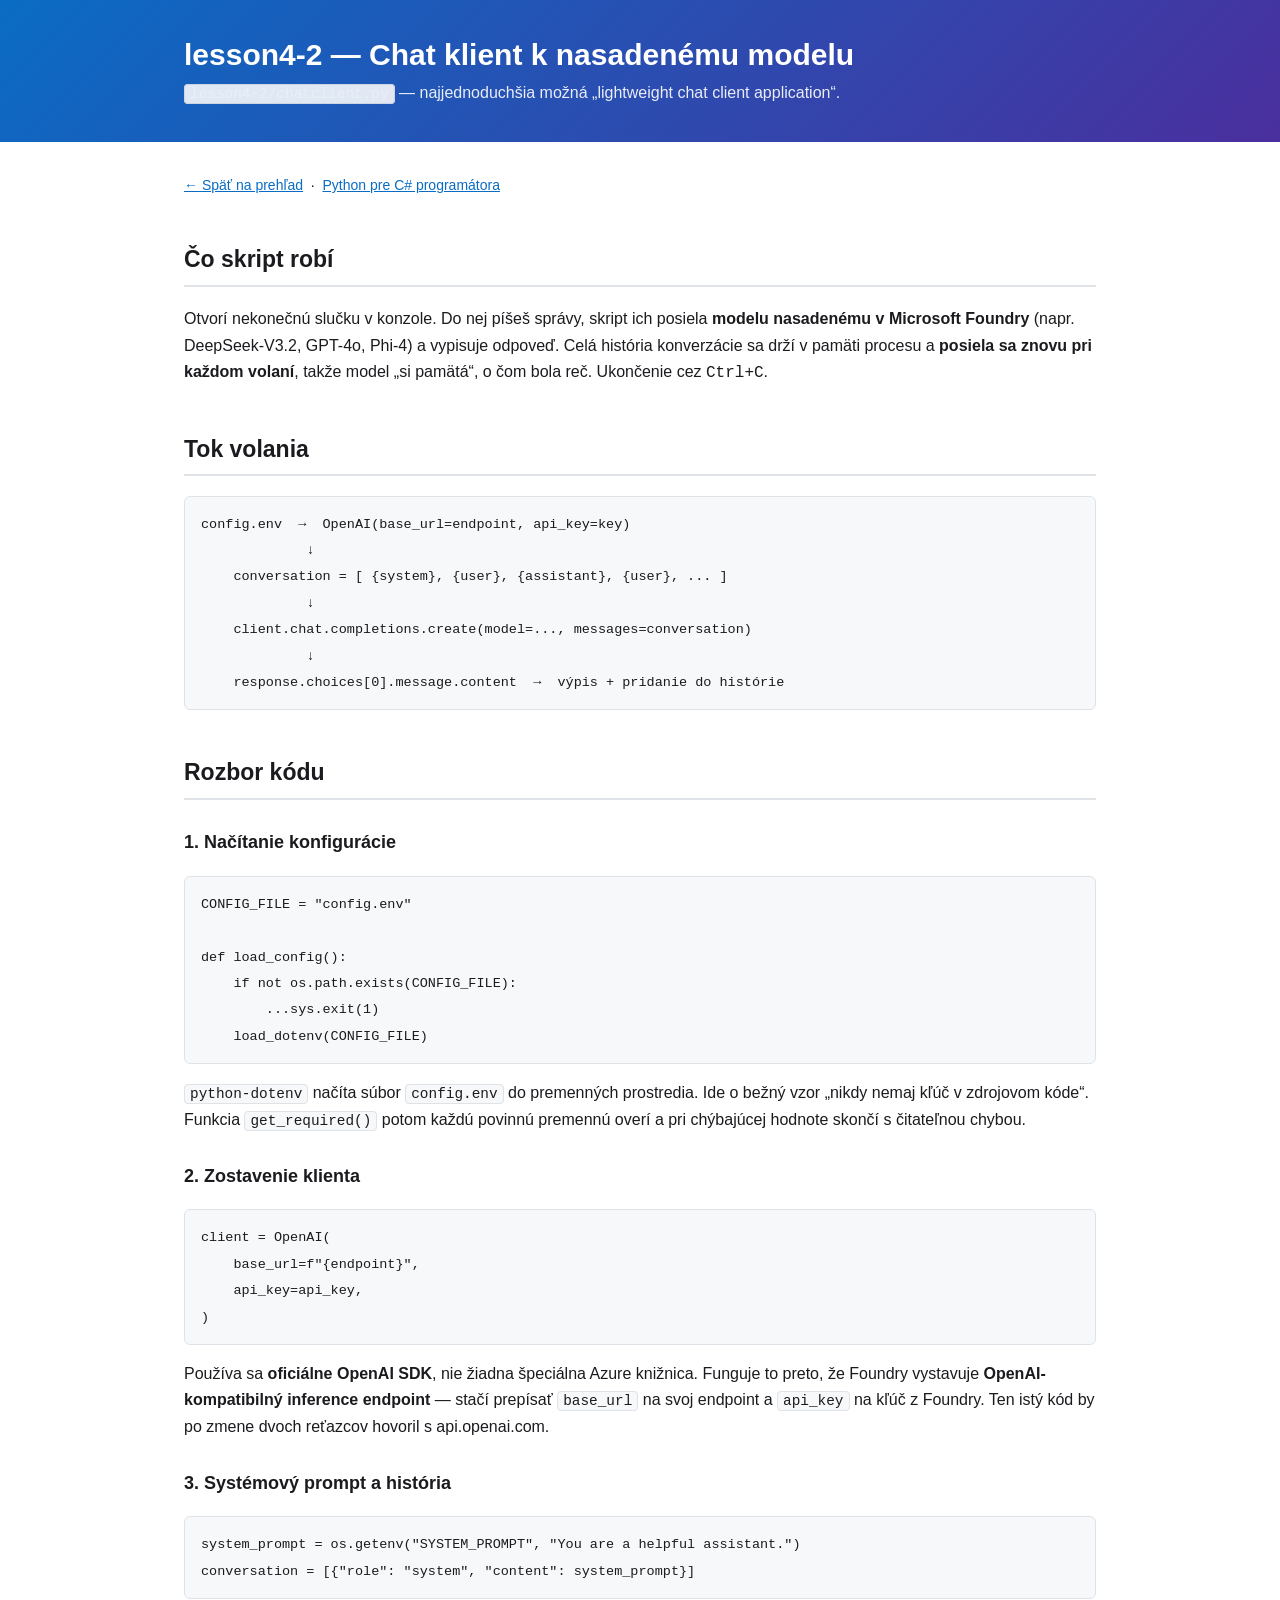
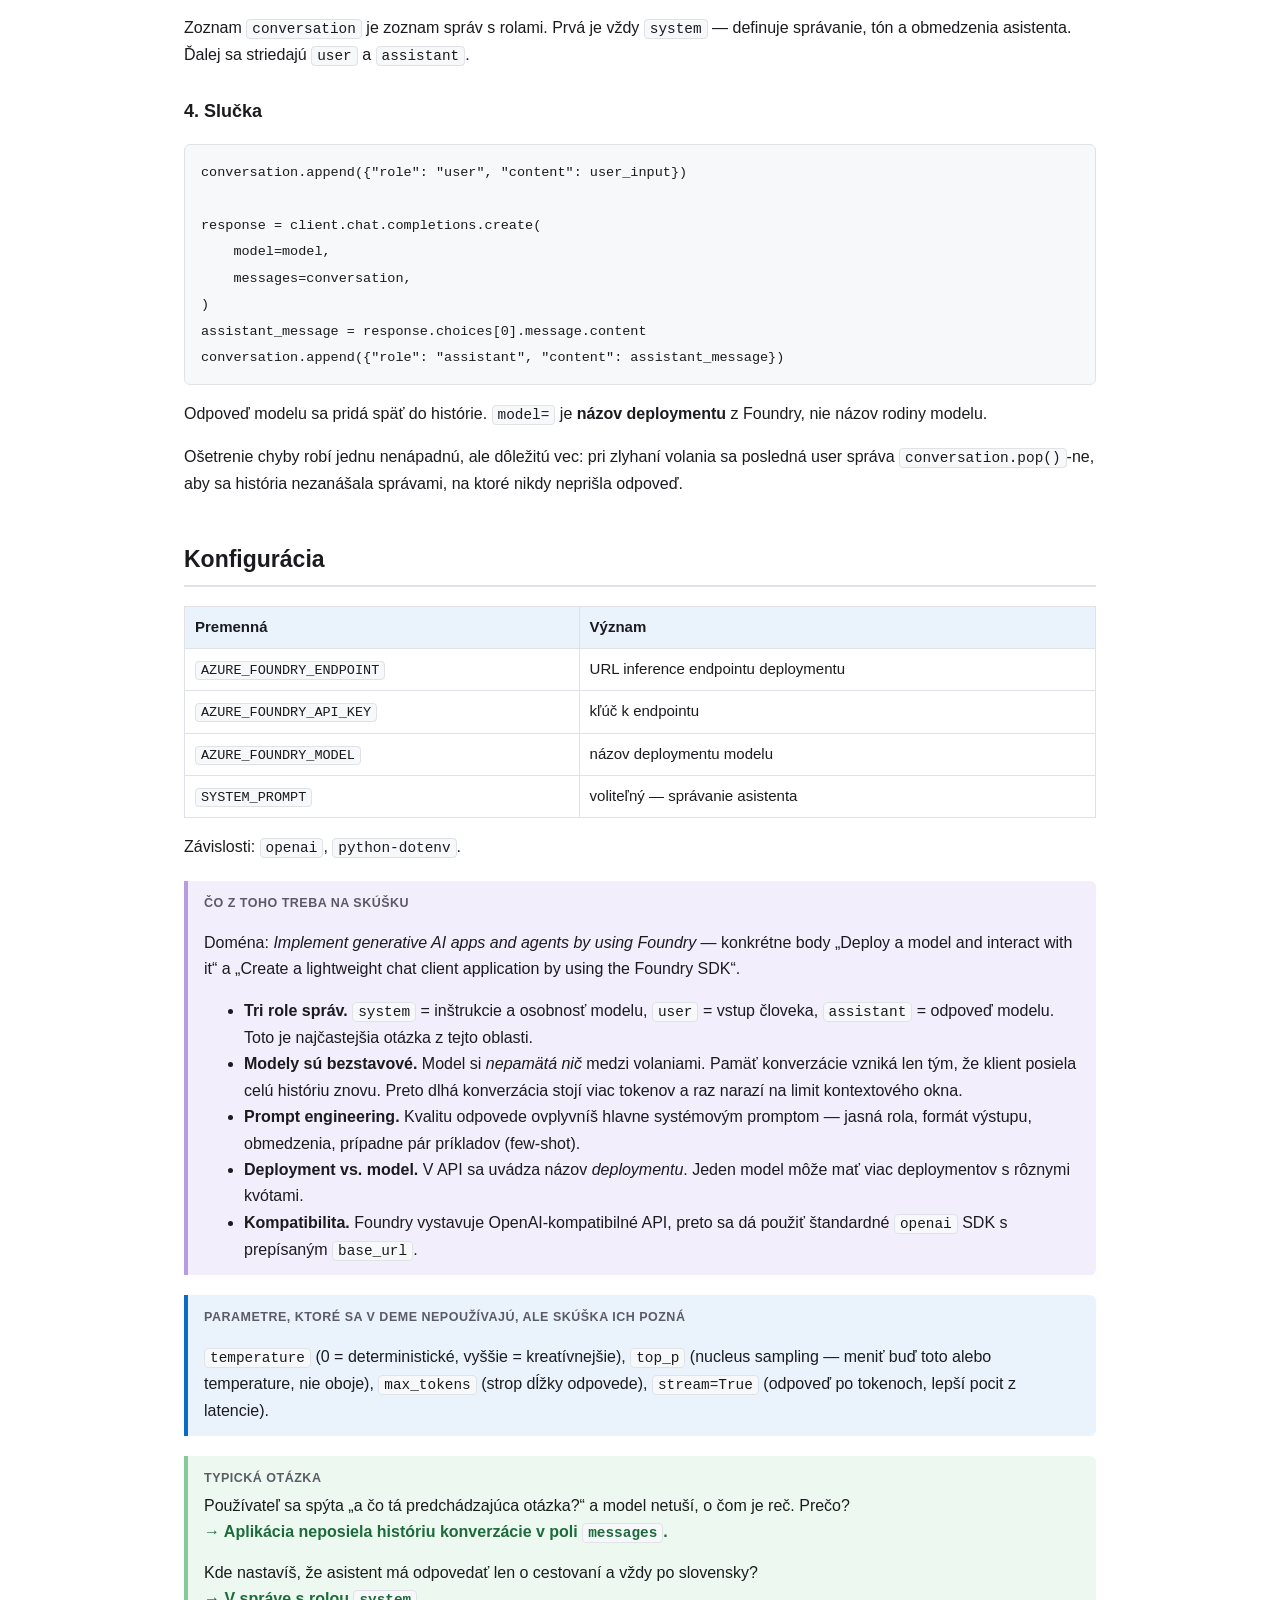
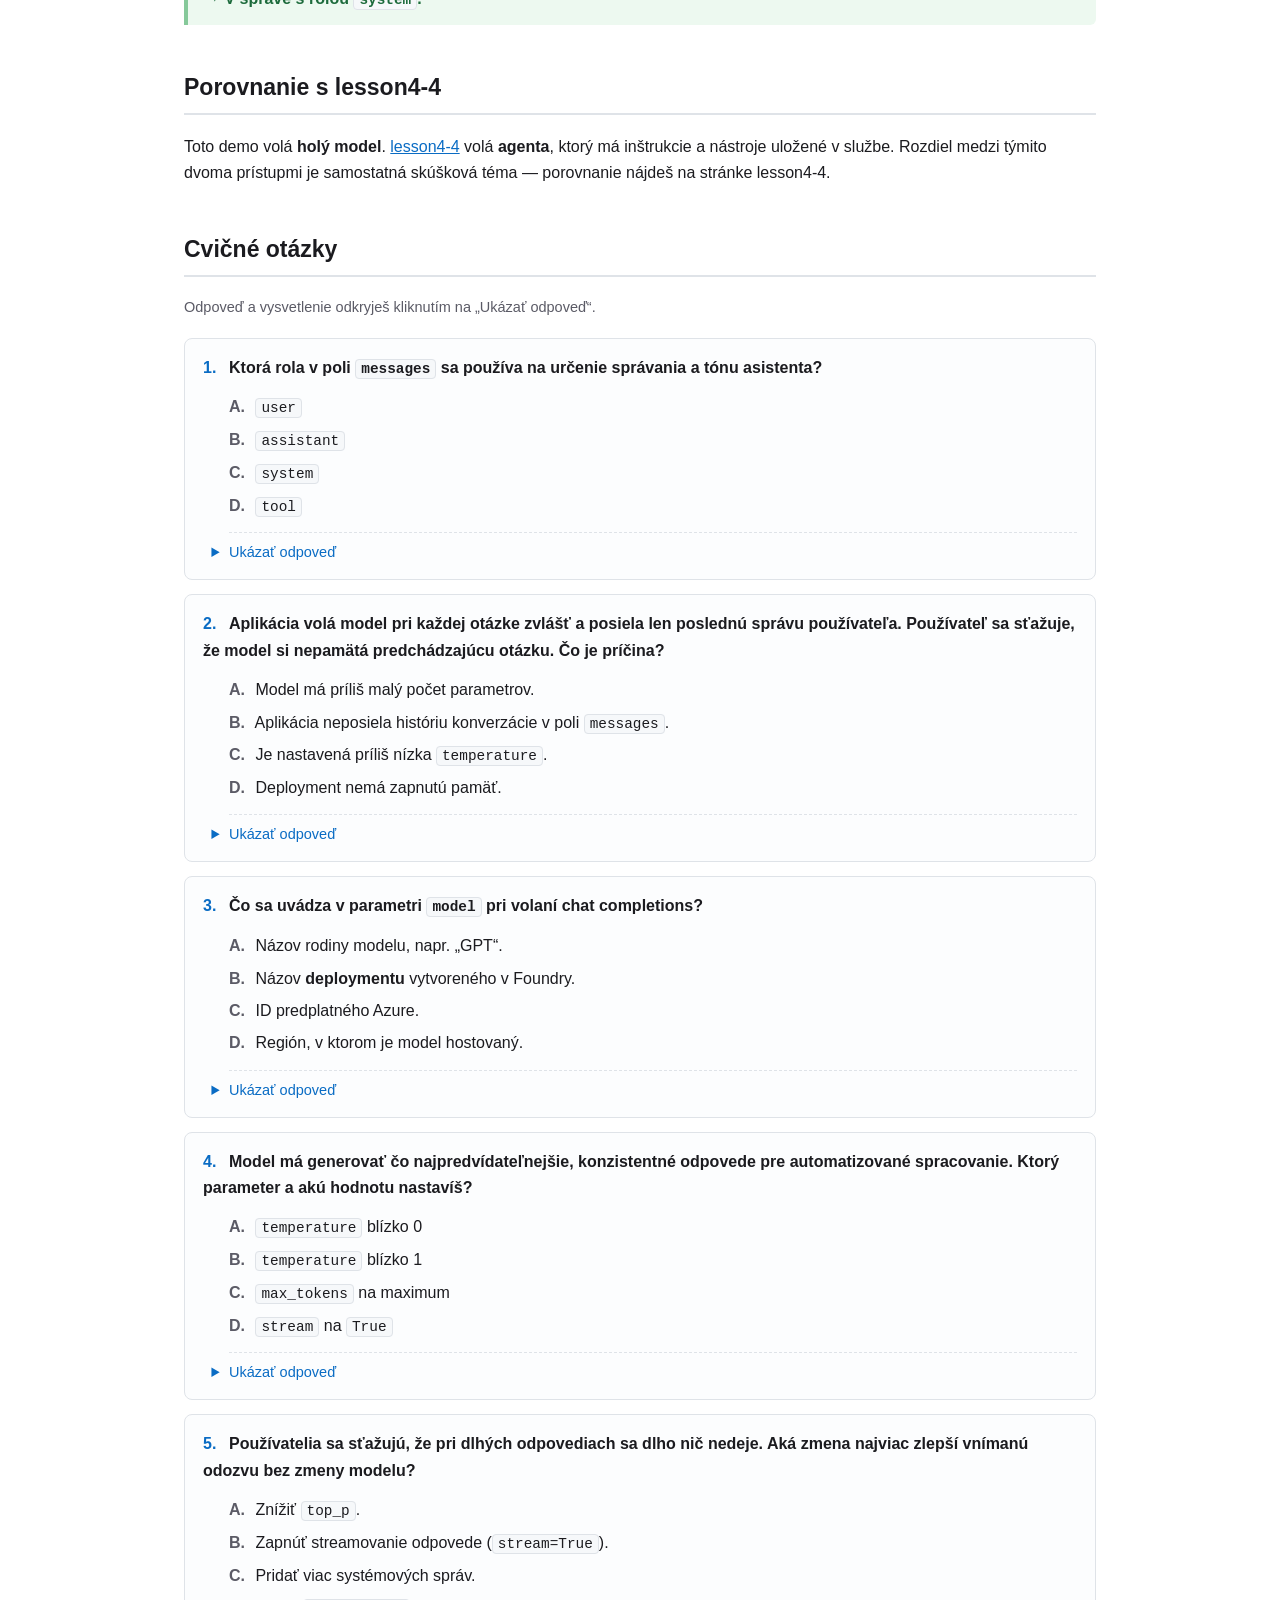
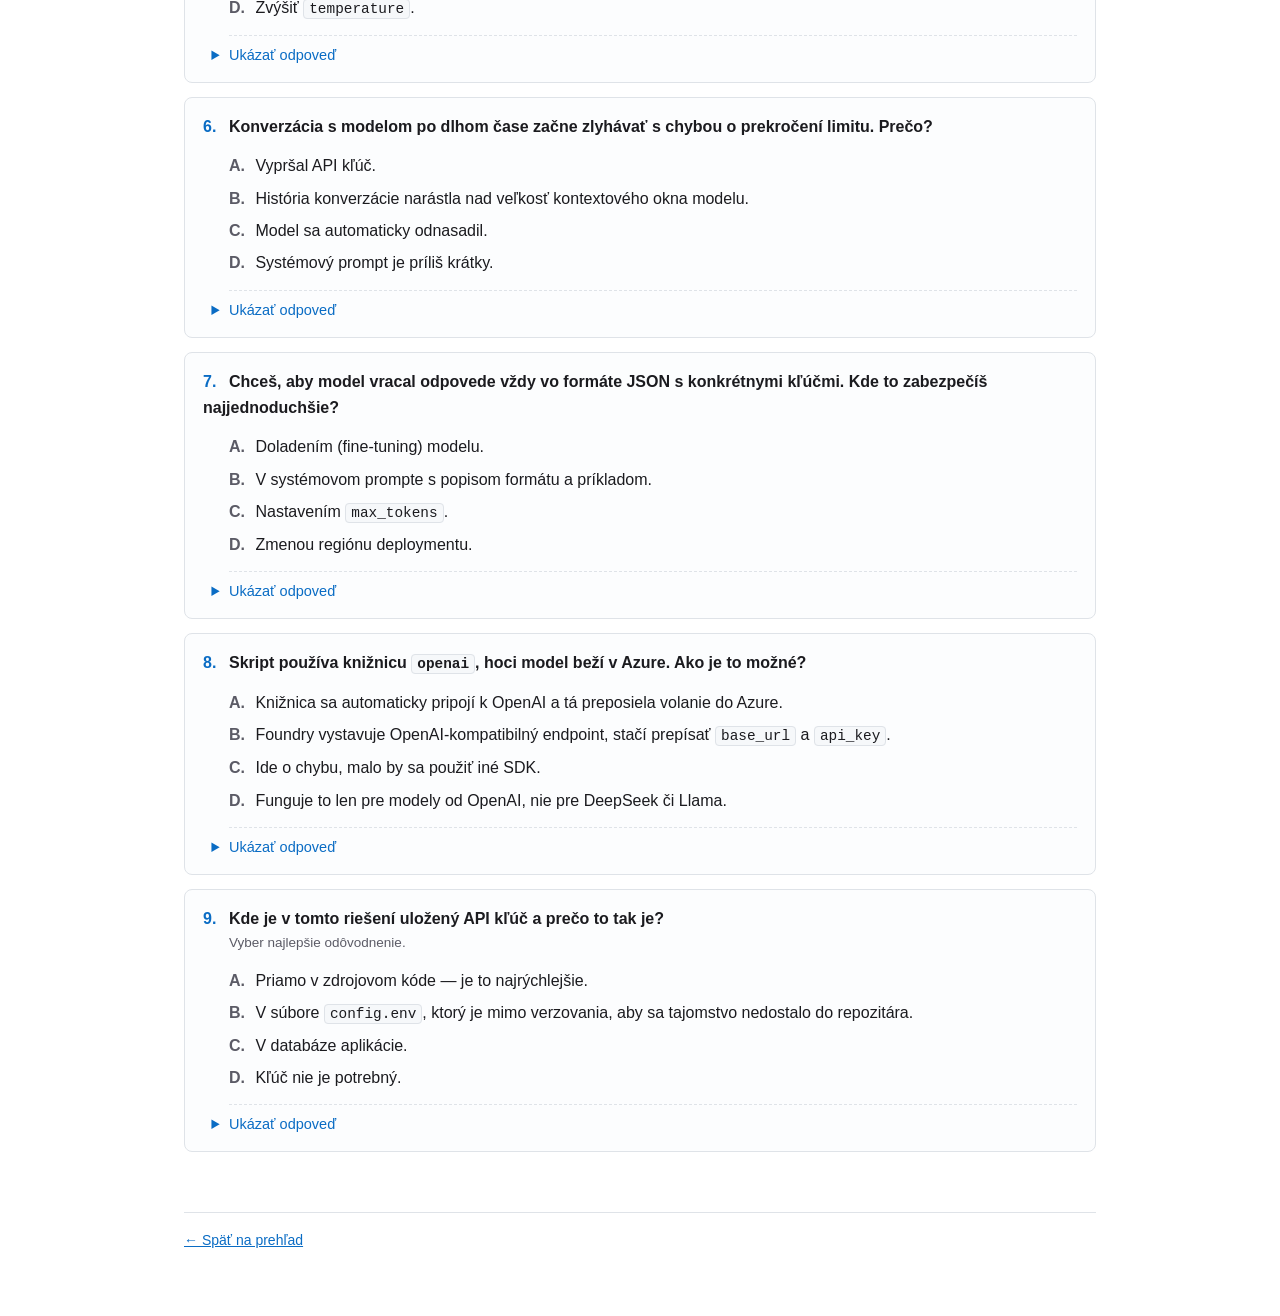
<file: docs/lesson4-2.html>
<!DOCTYPE html>
<html lang="sk">

<head>
    <meta charset="utf-8">
    <meta name="viewport" content="width=device-width, initial-scale=1">
    <title>lesson4-2 — Chat klient k nasadenému modelu | AI-901</title>
    <link rel="stylesheet" href="style.css">
</head>

<body>
    <header class="page">
        <div class="wrap">
            <h1>lesson4-2 — Chat klient k nasadenému modelu</h1>
            <p><code>lesson4-2/chatclient.py</code> — najjednoduchšia možná „lightweight chat client application“.</p>
        </div>
    </header>

    <div class="wrap">
        <nav class="crumbs"><a href="index.html">← Späť na prehľad</a> &nbsp;·&nbsp; <a
                href="python-pre-csharp.html">Python pre C# programátora</a></nav>

        <h2>Čo skript robí</h2>
        <p>
            Otvorí nekonečnú slučku v konzole. Do nej píšeš správy, skript ich posiela <strong>modelu nasadenému
                v Microsoft Foundry</strong> (napr. DeepSeek-V3.2, GPT-4o, Phi-4) a vypisuje odpoveď. Celá história
            konverzácie sa drží v pamäti procesu a <strong>posiela sa znovu pri každom volaní</strong>, takže model
            „si pamätá“, o čom bola reč. Ukončenie cez <kbd>Ctrl+C</kbd>.
        </p>

        <h2>Tok volania</h2>
        <pre><code>config.env  →  OpenAI(base_url=endpoint, api_key=key)
             ↓
    conversation = [ {system}, {user}, {assistant}, {user}, ... ]
             ↓
    client.chat.completions.create(model=..., messages=conversation)
             ↓
    response.choices[0].message.content  →  výpis + pridanie do histórie</code></pre>

        <h2>Rozbor kódu</h2>

        <h3>1. Načítanie konfigurácie</h3>
        <pre><code>CONFIG_FILE = "config.env"

def load_config():
    if not os.path.exists(CONFIG_FILE):
        ...sys.exit(1)
    load_dotenv(CONFIG_FILE)</code></pre>
        <p>
            <code>python-dotenv</code> načíta súbor <code>config.env</code> do premenných prostredia. Ide o bežný vzor
            „nikdy nemaj kľúč v zdrojovom kóde“. Funkcia <code>get_required()</code> potom každú povinnú premennú
            overí a pri chýbajúcej hodnote skončí s čitateľnou chybou.
        </p>

        <h3>2. Zostavenie klienta</h3>
        <pre><code>client = OpenAI(
    base_url=f"{endpoint}",
    api_key=api_key,
)</code></pre>
        <p>
            Používa sa <strong>oficiálne OpenAI SDK</strong>, nie žiadna špeciálna Azure knižnica. Funguje to preto, že
            Foundry vystavuje <strong>OpenAI-kompatibilný inference endpoint</strong> — stačí prepísať
            <code>base_url</code> na svoj endpoint a <code>api_key</code> na kľúč z Foundry. Ten istý kód by po zmene
            dvoch reťazcov hovoril s api.openai.com.
        </p>

        <h3>3. Systémový prompt a história</h3>
        <pre><code>system_prompt = os.getenv("SYSTEM_PROMPT", "You are a helpful assistant.")
conversation = [{"role": "system", "content": system_prompt}]</code></pre>
        <p>
            Zoznam <code>conversation</code> je zoznam správ s rolami. Prvá je vždy <code>system</code> — definuje
            správanie, tón a obmedzenia asistenta. Ďalej sa striedajú <code>user</code> a <code>assistant</code>.
        </p>

        <h3>4. Slučka</h3>
        <pre><code>conversation.append({"role": "user", "content": user_input})

response = client.chat.completions.create(
    model=model,
    messages=conversation,
)
assistant_message = response.choices[0].message.content
conversation.append({"role": "assistant", "content": assistant_message})</code></pre>
        <p>
            Odpoveď modelu sa pridá späť do histórie. <code>model=</code> je <strong>názov deploymentu</strong>
            z Foundry, nie názov rodiny modelu.
        </p>
        <p>
            Ošetrenie chyby robí jednu nenápadnú, ale dôležitú vec: pri zlyhaní volania sa posledná user správa
            <code>conversation.pop()</code>-ne, aby sa história nezanášala správami, na ktoré nikdy neprišla odpoveď.
        </p>

        <h2>Konfigurácia</h2>
        <table>
            <thead>
                <tr>
                    <th>Premenná</th>
                    <th>Význam</th>
                </tr>
            </thead>
            <tbody>
                <tr>
                    <td><code>AZURE_FOUNDRY_ENDPOINT</code></td>
                    <td>URL inference endpointu deploymentu</td>
                </tr>
                <tr>
                    <td><code>AZURE_FOUNDRY_API_KEY</code></td>
                    <td>kľúč k endpointu</td>
                </tr>
                <tr>
                    <td><code>AZURE_FOUNDRY_MODEL</code></td>
                    <td>názov deploymentu modelu</td>
                </tr>
                <tr>
                    <td><code>SYSTEM_PROMPT</code></td>
                    <td>voliteľný — správanie asistenta</td>
                </tr>
            </tbody>
        </table>
        <p>Závislosti: <code>openai</code>, <code>python-dotenv</code>.</p>

        <div class="box exam">
            <strong class="label">Čo z toho treba na skúšku</strong>
            <p>Doména: <em>Implement generative AI apps and agents by using Foundry</em> — konkrétne body
                „Deploy a model and interact with it“ a „Create a lightweight chat client application by using the
                Foundry SDK“.</p>
            <ul>
                <li><strong>Tri role správ.</strong> <code>system</code> = inštrukcie a osobnosť modelu,
                    <code>user</code> = vstup človeka, <code>assistant</code> = odpoveď modelu. Toto je najčastejšia
                    otázka z tejto oblasti.
                </li>
                <li><strong>Modely sú bezstavové.</strong> Model si <em>nepamätá nič</em> medzi volaniami. Pamäť
                    konverzácie vzniká len tým, že klient posiela celú históriu znovu. Preto dlhá konverzácia stojí viac
                    tokenov a raz narazí na limit kontextového okna.</li>
                <li><strong>Prompt engineering.</strong> Kvalitu odpovede ovplyvníš hlavne systémovým promptom —
                    jasná rola, formát výstupu, obmedzenia, prípadne pár príkladov (few-shot).</li>
                <li><strong>Deployment vs. model.</strong> V API sa uvádza názov <em>deploymentu</em>. Jeden model môže
                    mať viac deploymentov s rôznymi kvótami.</li>
                <li><strong>Kompatibilita.</strong> Foundry vystavuje OpenAI-kompatibilné API, preto sa dá použiť
                    štandardné <code>openai</code> SDK s prepísaným <code>base_url</code>.</li>
            </ul>
        </div>

        <div class="box">
            <strong class="label">Parametre, ktoré sa v deme nepoužívajú, ale skúška ich pozná</strong>
            <p>
                <code>temperature</code> (0 = deterministické, vyššie = kreatívnejšie),
                <code>top_p</code> (nucleus sampling — meniť buď toto alebo temperature, nie oboje),
                <code>max_tokens</code> (strop dĺžky odpovede),
                <code>stream=True</code> (odpoveď po tokenoch, lepší pocit z latencie).
            </p>
        </div>

        <div class="box ok">
            <strong class="label">Typická otázka</strong>
            <p class="q">Používateľ sa spýta „a čo tá predchádzajúca otázka?“ a model netuší, o čom je reč. Prečo?
                <br><span class="a">→ Aplikácia neposiela históriu konverzácie v poli <code>messages</code>.</span>
            </p>
            <p class="q">Kde nastavíš, že asistent má odpovedať len o cestovaní a vždy po slovensky?
                <br><span class="a">→ V správe s rolou <code>system</code>.</span>
            </p>
        </div>

        <h2>Porovnanie s lesson4-4</h2>
        <p>
            Toto demo volá <strong>holý model</strong>. <a href="lesson4-4.html">lesson4-4</a> volá
            <strong>agenta</strong>, ktorý má inštrukcie a nástroje uložené v službe. Rozdiel medzi týmito dvoma
            prístupmi je samostatná skúšková téma — porovnanie nájdeš na stránke lesson4-4.
        </p>

        <h2>Cvičné otázky</h2>
        <p class="quiz-hint">Odpoveď a vysvetlenie odkryješ kliknutím na „Ukázať odpoveď“.</p>
        <ol class="quiz">

            <li>
                <p class="qtext">Ktorá rola v poli <code>messages</code> sa používa na určenie správania a tónu
                    asistenta?</p>
                <ul class="choices">
                    <li><b>A.</b> <code>user</code></li>
                    <li><b>B.</b> <code>assistant</code></li>
                    <li><b>C.</b> <code>system</code></li>
                    <li><b>D.</b> <code>tool</code></li>
                </ul>
                <details>
                    <summary>Ukázať odpoveď</summary>
                    <p><span class="correct">C — <code>system</code>.</span> Systémová správa je prvá v konverzácii
                        a definuje rolu, tón, formát výstupu a obmedzenia. <code>user</code> je vstup človeka,
                        <code>assistant</code> odpoveď modelu.</p>
                </details>
            </li>

            <li>
                <p class="qtext">Aplikácia volá model pri každej otázke zvlášť a posiela len poslednú správu
                    používateľa. Používateľ sa sťažuje, že model si nepamätá predchádzajúcu otázku. Čo je príčina?</p>
                <ul class="choices">
                    <li><b>A.</b> Model má príliš malý počet parametrov.</li>
                    <li><b>B.</b> Aplikácia neposiela históriu konverzácie v poli <code>messages</code>.</li>
                    <li><b>C.</b> Je nastavená príliš nízka <code>temperature</code>.</li>
                    <li><b>D.</b> Deployment nemá zapnutú pamäť.</li>
                </ul>
                <details>
                    <summary>Ukázať odpoveď</summary>
                    <p><span class="correct">B.</span> Modely sú <strong>bezstavové</strong>. Pamäť konverzácie vzniká
                        výlučne tým, že klient pri každom volaní pošle celú doterajšiu históriu. Žiadne nastavenie
                        „pamäte“ na deploymente neexistuje.</p>
                </details>
            </li>

            <li>
                <p class="qtext">Čo sa uvádza v parametri <code>model</code> pri volaní chat completions?</p>
                <ul class="choices">
                    <li><b>A.</b> Názov rodiny modelu, napr. „GPT“.</li>
                    <li><b>B.</b> Názov <strong>deploymentu</strong> vytvoreného v Foundry.</li>
                    <li><b>C.</b> ID predplatného Azure.</li>
                    <li><b>D.</b> Región, v ktorom je model hostovaný.</li>
                </ul>
                <details>
                    <summary>Ukázať odpoveď</summary>
                    <p><span class="correct">B.</span> Uvádza sa názov deploymentu. Jeden model môže mať viacero
                        deploymentov s rôznymi názvami, kvótami a verziami.</p>
                </details>
            </li>

            <li>
                <p class="qtext">Model má generovať čo najpredvídateľnejšie, konzistentné odpovede pre automatizované
                    spracovanie. Ktorý parameter a akú hodnotu nastavíš?</p>
                <ul class="choices">
                    <li><b>A.</b> <code>temperature</code> blízko 0</li>
                    <li><b>B.</b> <code>temperature</code> blízko 1</li>
                    <li><b>C.</b> <code>max_tokens</code> na maximum</li>
                    <li><b>D.</b> <code>stream</code> na <code>True</code></li>
                </ul>
                <details>
                    <summary>Ukázať odpoveď</summary>
                    <p><span class="correct">A.</span> Nižšia <code>temperature</code> = menej náhodnosti = viac
                        deterministické odpovede. Vyššia hodnota zvyšuje kreativitu a rozmanitosť.
                        <code>max_tokens</code> obmedzuje len dĺžku, <code>stream</code> len spôsob doručenia.</p>
                </details>
            </li>

            <li>
                <p class="qtext">Používatelia sa sťažujú, že pri dlhých odpovediach sa dlho nič nedeje. Aká zmena
                    najviac zlepší vnímanú odozvu bez zmeny modelu?</p>
                <ul class="choices">
                    <li><b>A.</b> Znížiť <code>top_p</code>.</li>
                    <li><b>B.</b> Zapnúť streamovanie odpovede (<code>stream=True</code>).</li>
                    <li><b>C.</b> Pridať viac systémových správ.</li>
                    <li><b>D.</b> Zvýšiť <code>temperature</code>.</li>
                </ul>
                <details>
                    <summary>Ukázať odpoveď</summary>
                    <p><span class="correct">B.</span> Pri streamovaní sa text zobrazuje po tokenoch hneď, ako vznikajú.
                        Celkový čas sa nezmení, ale používateľ vidí odpoveď takmer okamžite.</p>
                </details>
            </li>

            <li>
                <p class="qtext">Konverzácia s modelom po dlhom čase začne zlyhávať s chybou o prekročení limitu.
                    Prečo?</p>
                <ul class="choices">
                    <li><b>A.</b> Vypršal API kľúč.</li>
                    <li><b>B.</b> História konverzácie narástla nad veľkosť kontextového okna modelu.</li>
                    <li><b>C.</b> Model sa automaticky odnasadil.</li>
                    <li><b>D.</b> Systémový prompt je príliš krátky.</li>
                </ul>
                <details>
                    <summary>Ukázať odpoveď</summary>
                    <p><span class="correct">B.</span> Keďže sa posiela celá história, počet tokenov rastie s každým
                        kolom. Riešením je skracovanie histórie (napr. len posledných N správ) alebo jej priebežná
                        sumarizácia.</p>
                </details>
            </li>

            <li>
                <p class="qtext">Chceš, aby model vracal odpovede vždy vo formáte JSON s konkrétnymi kľúčmi. Kde to
                    zabezpečíš najjednoduchšie?</p>
                <ul class="choices">
                    <li><b>A.</b> Doladením (fine-tuning) modelu.</li>
                    <li><b>B.</b> V systémovom prompte s popisom formátu a príkladom.</li>
                    <li><b>C.</b> Nastavením <code>max_tokens</code>.</li>
                    <li><b>D.</b> Zmenou regiónu deploymentu.</li>
                </ul>
                <details>
                    <summary>Ukázať odpoveď</summary>
                    <p><span class="correct">B.</span> Prompt engineering je prvá a najlacnejšia voľba. Fine-tuning je
                        až posledná možnosť, keď prompt a príklady nestačia.</p>
                </details>
            </li>

            <li>
                <p class="qtext">Skript používa knižnicu <code>openai</code>, hoci model beží v Azure. Ako je to možné?
                </p>
                <ul class="choices">
                    <li><b>A.</b> Knižnica sa automaticky pripojí k OpenAI a tá preposiela volanie do Azure.</li>
                    <li><b>B.</b> Foundry vystavuje OpenAI-kompatibilný endpoint, stačí prepísať
                        <code>base_url</code> a <code>api_key</code>.</li>
                    <li><b>C.</b> Ide o chybu, malo by sa použiť iné SDK.</li>
                    <li><b>D.</b> Funguje to len pre modely od OpenAI, nie pre DeepSeek či Llama.</li>
                </ul>
                <details>
                    <summary>Ukázať odpoveď</summary>
                    <p><span class="correct">B.</span> Inference endpoint v Foundry hovorí OpenAI-kompatibilným
                        protokolom aj pre modely iných poskytovateľov, takže rovnaký klient obslúži DeepSeek, Llama
                        aj Phi.</p>
                </details>
            </li>

            <li>
                <p class="qtext">Kde je v tomto riešení uložený API kľúč a prečo to tak je? <span class="multi">Vyber
                        najlepšie odôvodnenie.</span></p>
                <ul class="choices">
                    <li><b>A.</b> Priamo v zdrojovom kóde — je to najrýchlejšie.</li>
                    <li><b>B.</b> V súbore <code>config.env</code>, ktorý je mimo verzovania, aby sa tajomstvo
                        nedostalo do repozitára.</li>
                    <li><b>C.</b> V databáze aplikácie.</li>
                    <li><b>D.</b> Kľúč nie je potrebný.</li>
                </ul>
                <details>
                    <summary>Ukázať odpoveď</summary>
                    <p><span class="correct">B.</span> Toto je princíp <em>privacy and security</em> zo zodpovednej AI.
                        Ešte lepšie riešenie je nepoužiť kľúč vôbec a autentifikovať sa cez Microsoft Entra ID —
                        pozri <a href="lesson4-4.html">lesson4-4</a>.</p>
                </details>
            </li>

        </ol>

        <footer class="page"><a href="index.html">← Späť na prehľad</a></footer>
    </div>
</body>

</html>
</file>
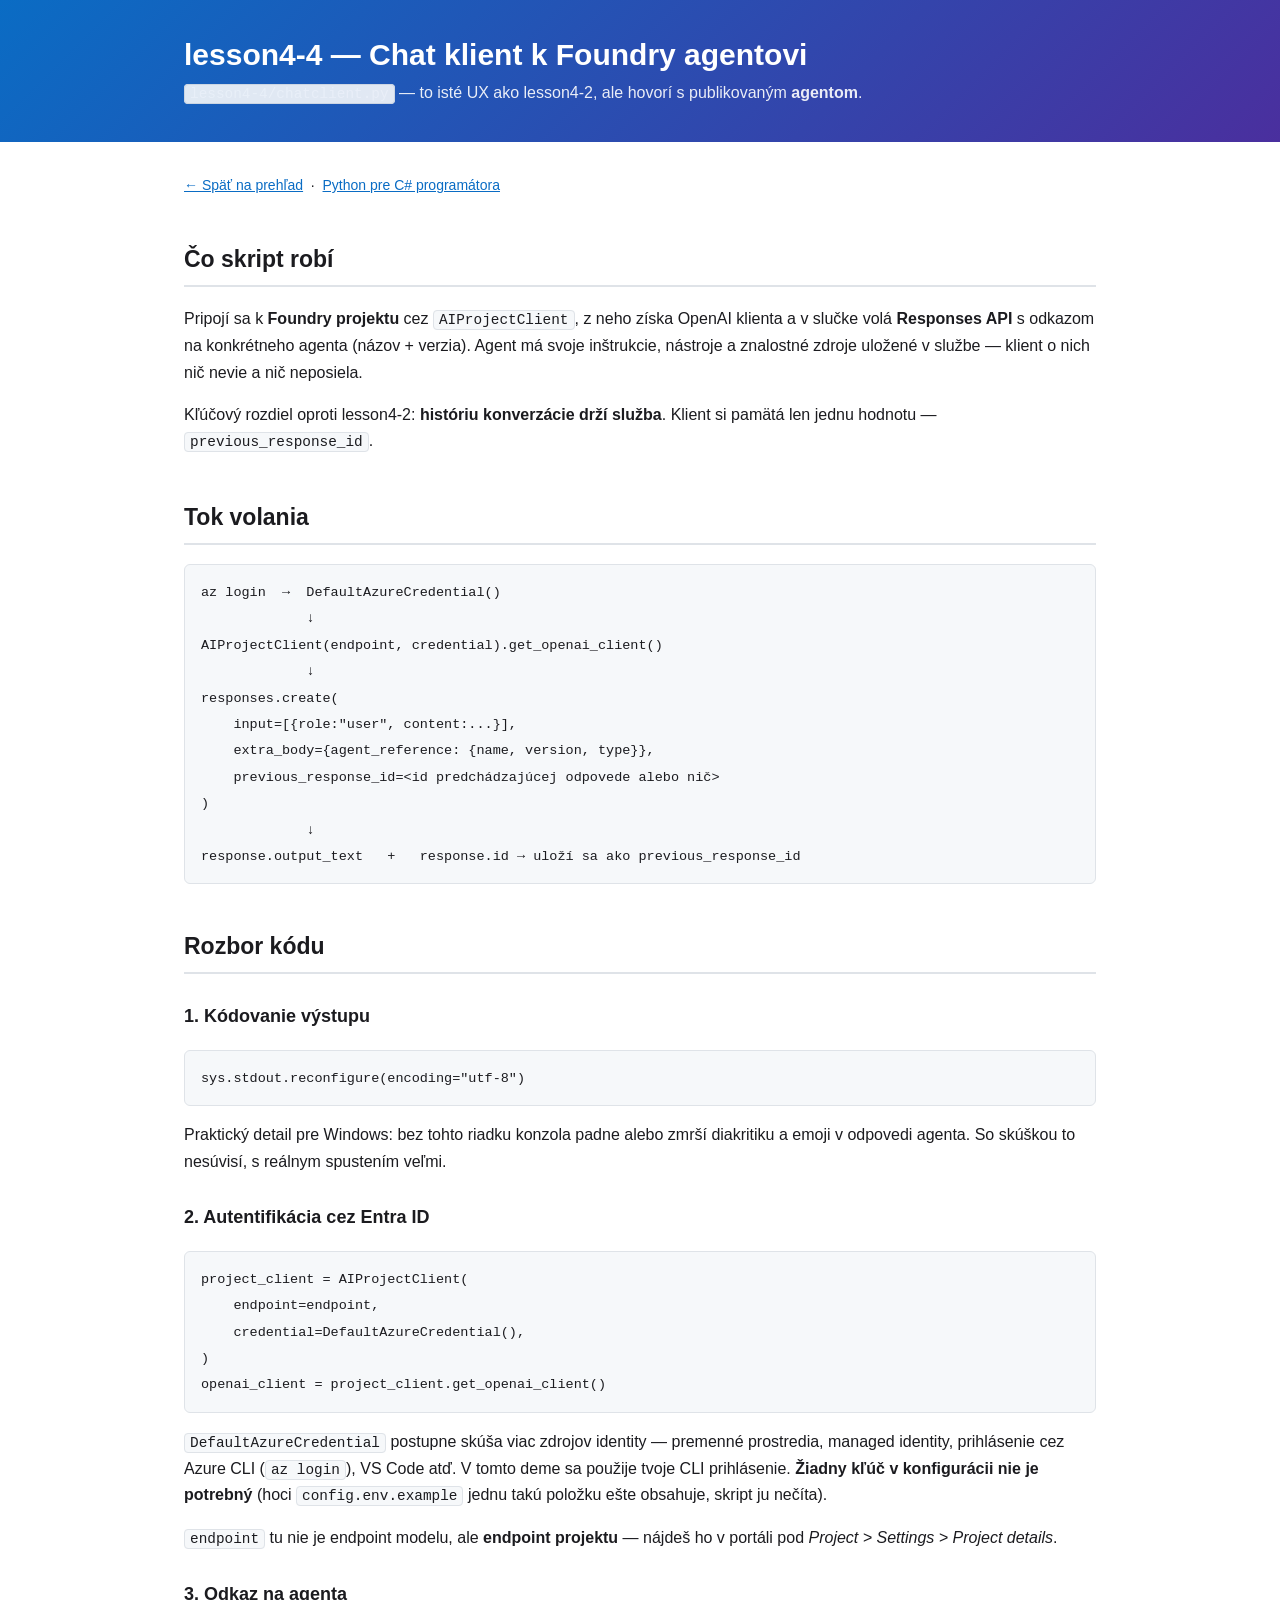
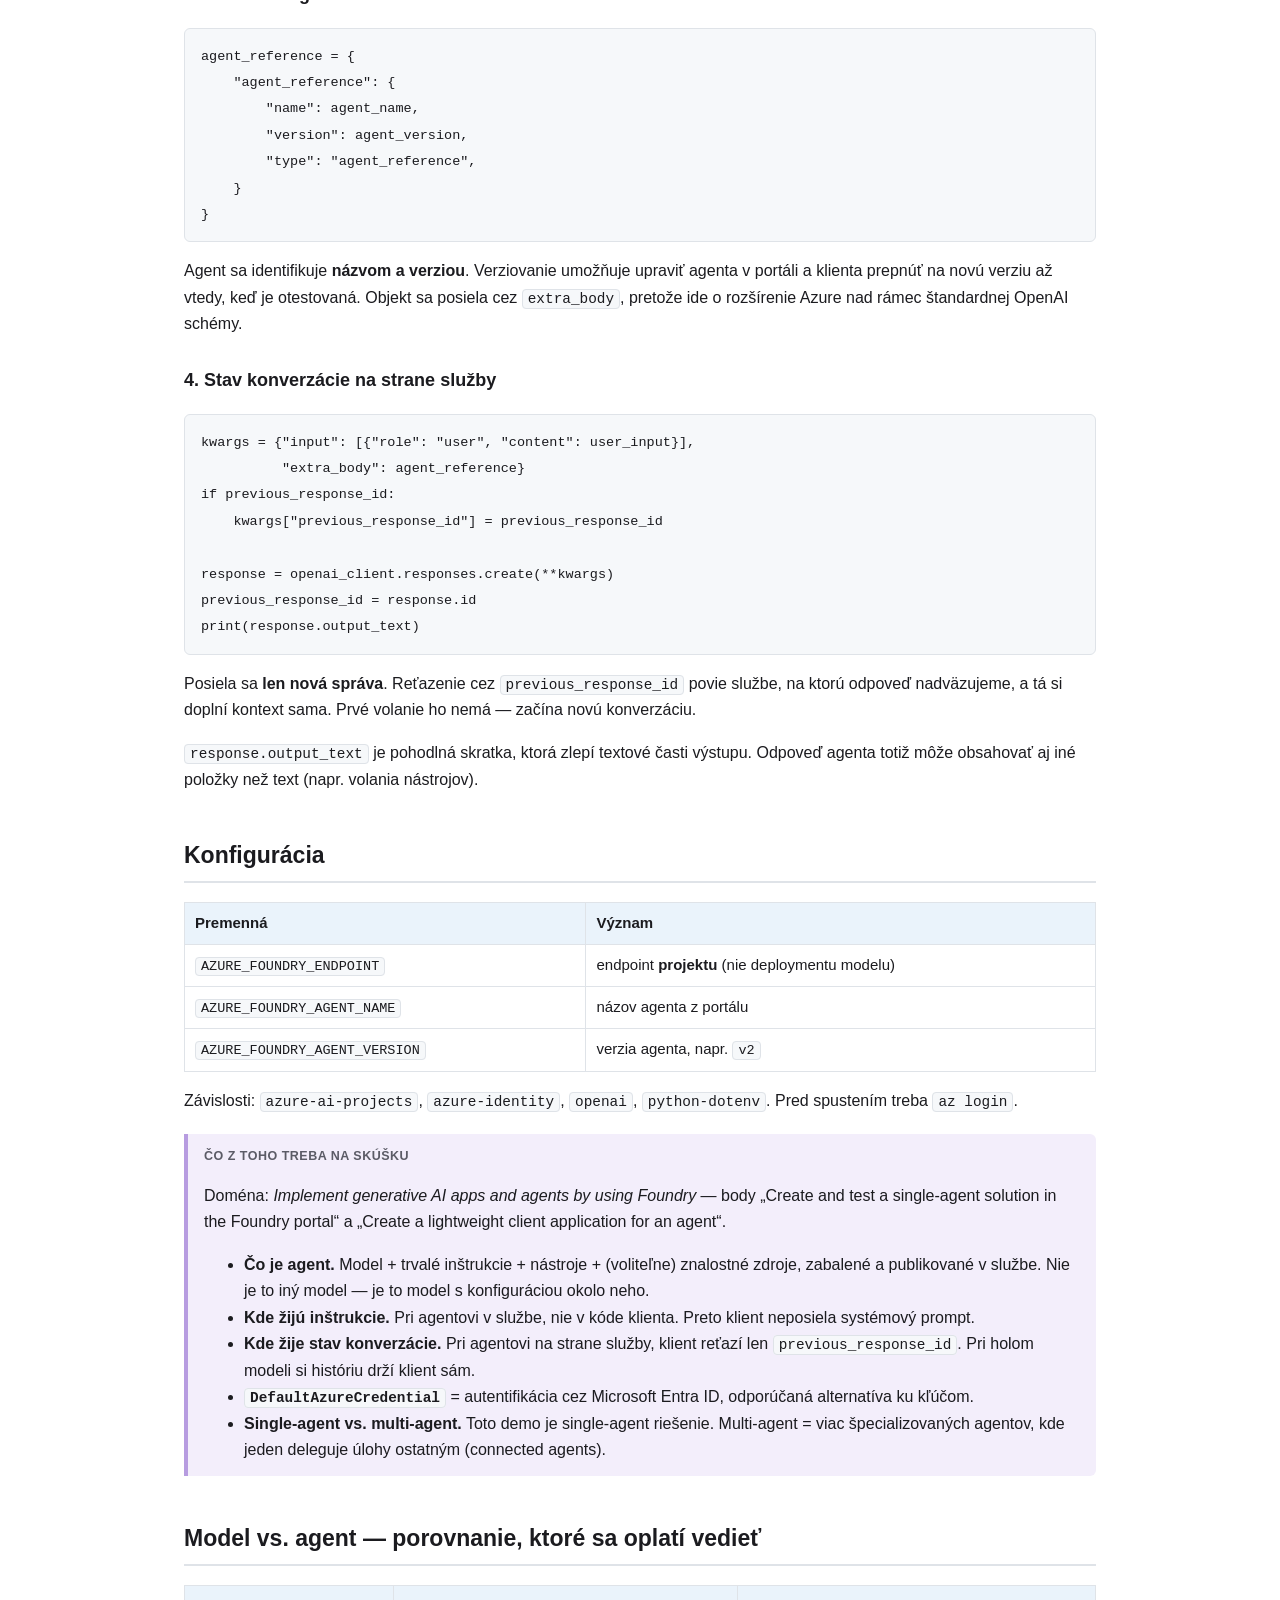
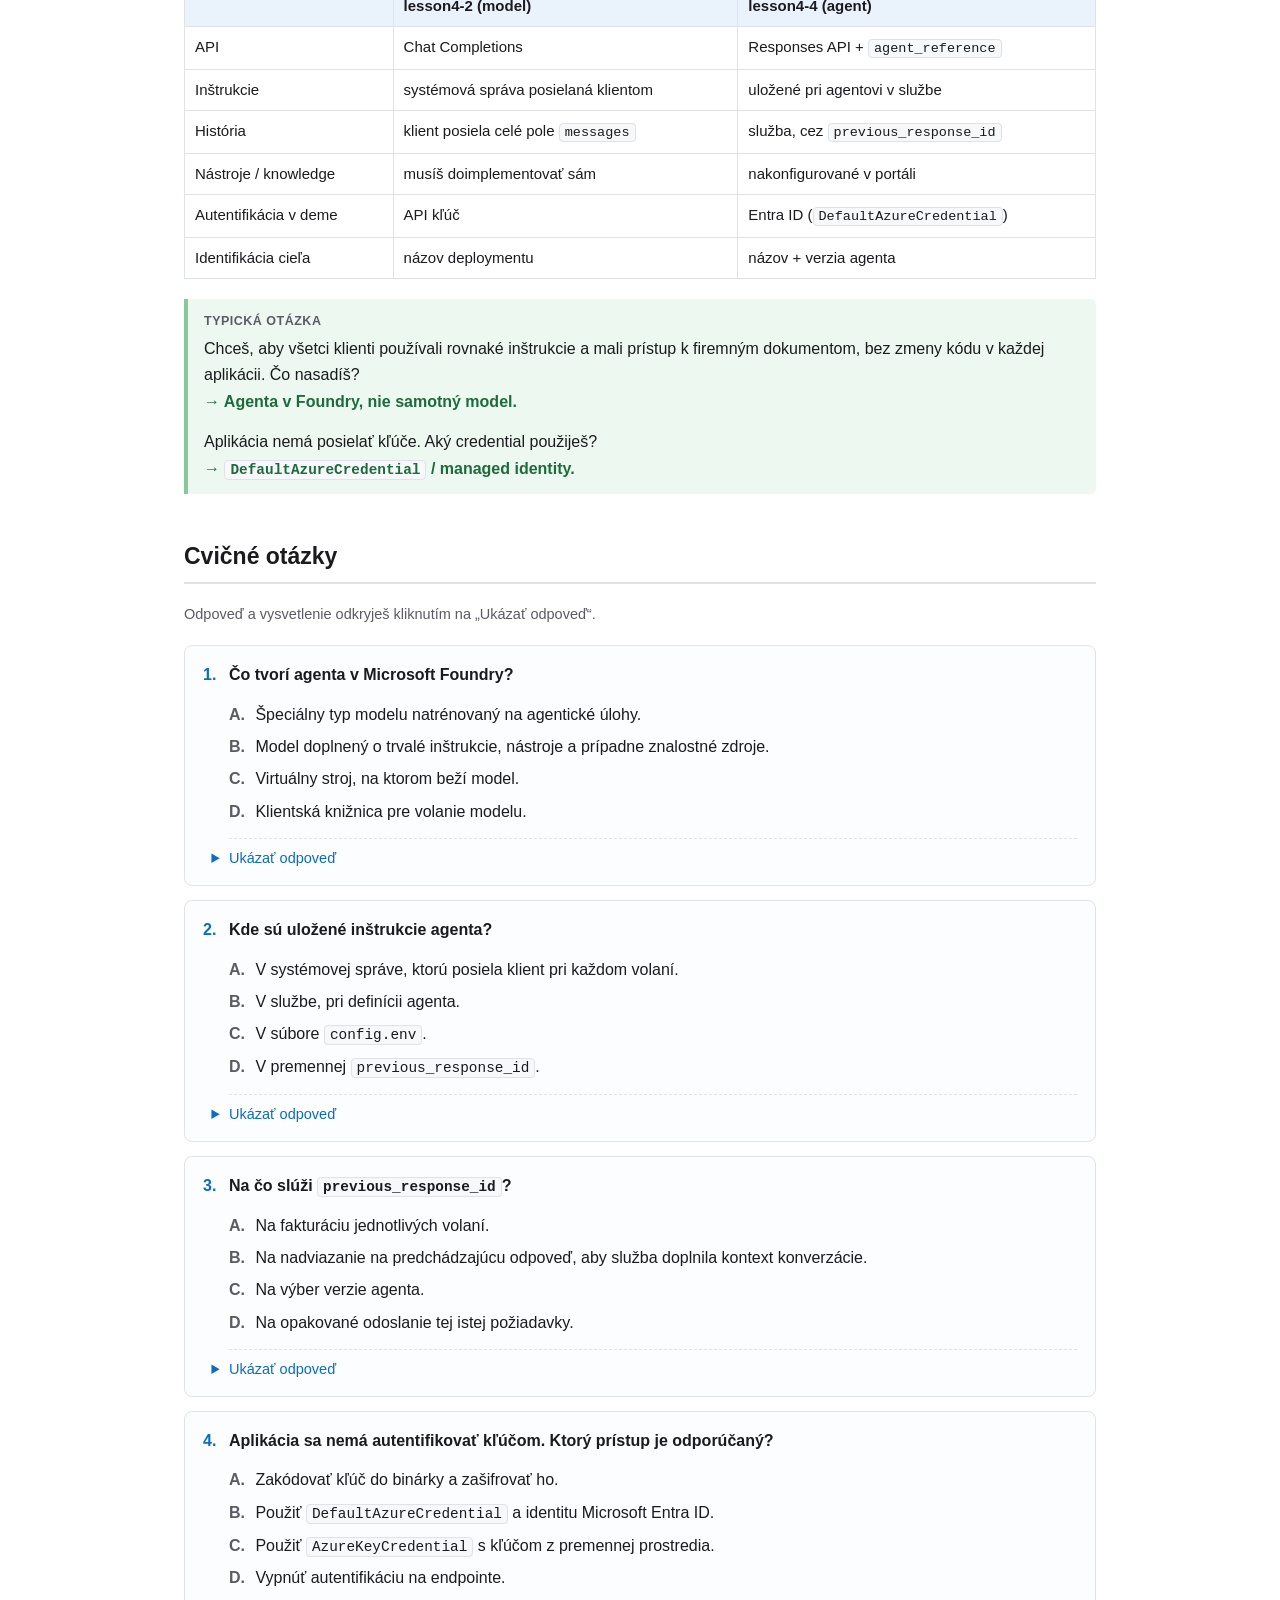
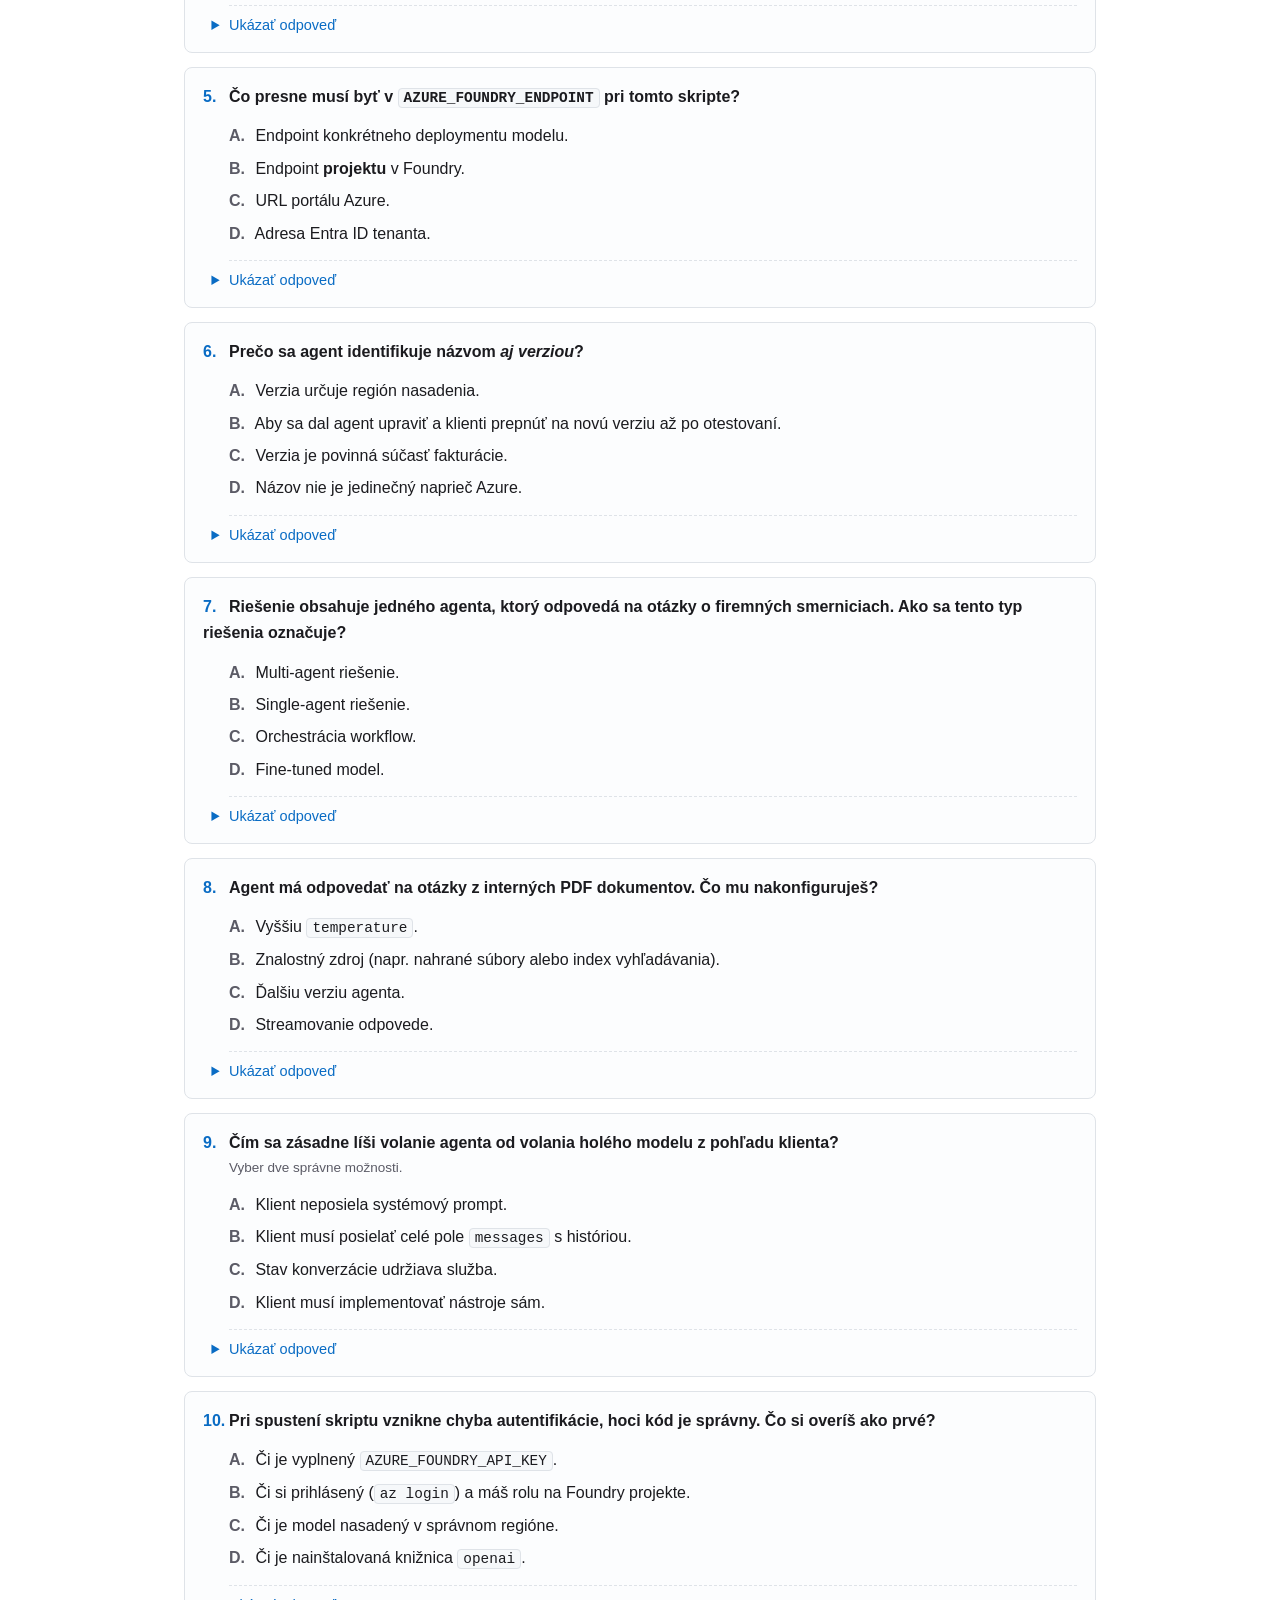
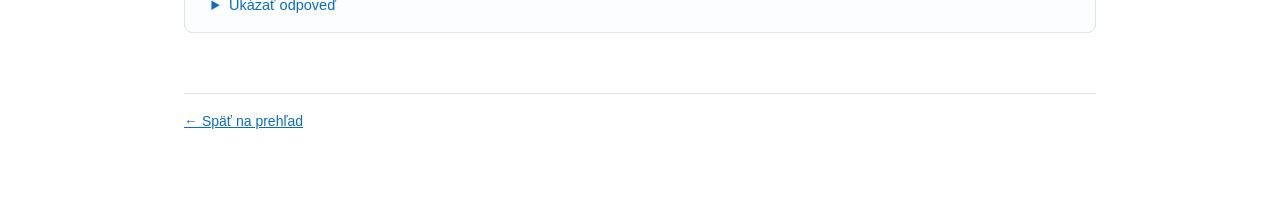
<file: docs/lesson4-4.html>
<!DOCTYPE html>
<html lang="sk">

<head>
    <meta charset="utf-8">
    <meta name="viewport" content="width=device-width, initial-scale=1">
    <title>lesson4-4 — Chat klient k Foundry agentovi | AI-901</title>
    <link rel="stylesheet" href="style.css">
</head>

<body>
    <header class="page">
        <div class="wrap">
            <h1>lesson4-4 — Chat klient k Foundry agentovi</h1>
            <p><code>lesson4-4/chatclient.py</code> — to isté UX ako lesson4-2, ale hovorí s publikovaným
                <strong>agentom</strong>.
            </p>
        </div>
    </header>

    <div class="wrap">
        <nav class="crumbs"><a href="index.html">← Späť na prehľad</a> &nbsp;·&nbsp; <a
                href="python-pre-csharp.html">Python pre C# programátora</a></nav>

        <h2>Čo skript robí</h2>
        <p>
            Pripojí sa k <strong>Foundry projektu</strong> cez <code>AIProjectClient</code>, z neho získa
            OpenAI klienta a v slučke volá <strong>Responses API</strong> s odkazom na konkrétneho agenta
            (názov + verzia). Agent má svoje inštrukcie, nástroje a znalostné zdroje uložené v službe — klient
            o nich nič nevie a nič neposiela.
        </p>
        <p>
            Kľúčový rozdiel oproti lesson4-2: <strong>históriu konverzácie drží služba</strong>. Klient si pamätá len
            jednu hodnotu — <code>previous_response_id</code>.
        </p>

        <h2>Tok volania</h2>
        <pre><code>az login  →  DefaultAzureCredential()
             ↓
AIProjectClient(endpoint, credential).get_openai_client()
             ↓
responses.create(
    input=[{role:"user", content:...}],
    extra_body={agent_reference: {name, version, type}},
    previous_response_id=&lt;id predchádzajúcej odpovede alebo nič&gt;
)
             ↓
response.output_text   +   response.id → uloží sa ako previous_response_id</code></pre>

        <h2>Rozbor kódu</h2>

        <h3>1. Kódovanie výstupu</h3>
        <pre><code>sys.stdout.reconfigure(encoding="utf-8")</code></pre>
        <p>
            Praktický detail pre Windows: bez tohto riadku konzola padne alebo zmrší diakritiku a emoji v odpovedi
            agenta. So skúškou to nesúvisí, s reálnym spustením veľmi.
        </p>

        <h3>2. Autentifikácia cez Entra ID</h3>
        <pre><code>project_client = AIProjectClient(
    endpoint=endpoint,
    credential=DefaultAzureCredential(),
)
openai_client = project_client.get_openai_client()</code></pre>
        <p>
            <code>DefaultAzureCredential</code> postupne skúša viac zdrojov identity — premenné prostredia, managed
            identity, prihlásenie cez Azure CLI (<code>az login</code>), VS Code atď. V tomto deme sa použije tvoje
            CLI prihlásenie. <strong>Žiadny kľúč v konfigurácii nie je potrebný</strong> (hoci
            <code>config.env.example</code> jednu takú položku ešte obsahuje, skript ju nečíta).
        </p>
        <p>
            <code>endpoint</code> tu nie je endpoint modelu, ale <strong>endpoint projektu</strong> — nájdeš ho
            v portáli pod <em>Project &gt; Settings &gt; Project details</em>.
        </p>

        <h3>3. Odkaz na agenta</h3>
        <pre><code>agent_reference = {
    "agent_reference": {
        "name": agent_name,
        "version": agent_version,
        "type": "agent_reference",
    }
}</code></pre>
        <p>
            Agent sa identifikuje <strong>názvom a verziou</strong>. Verziovanie umožňuje upraviť agenta v portáli
            a klienta prepnúť na novú verziu až vtedy, keď je otestovaná. Objekt sa posiela cez
            <code>extra_body</code>, pretože ide o rozšírenie Azure nad rámec štandardnej OpenAI schémy.
        </p>

        <h3>4. Stav konverzácie na strane služby</h3>
        <pre><code>kwargs = {"input": [{"role": "user", "content": user_input}],
          "extra_body": agent_reference}
if previous_response_id:
    kwargs["previous_response_id"] = previous_response_id

response = openai_client.responses.create(**kwargs)
previous_response_id = response.id
print(response.output_text)</code></pre>
        <p>
            Posiela sa <strong>len nová správa</strong>. Reťazenie cez <code>previous_response_id</code> povie službe,
            na ktorú odpoveď nadväzujeme, a tá si doplní kontext sama. Prvé volanie ho nemá — začína novú konverzáciu.
        </p>
        <p>
            <code>response.output_text</code> je pohodlná skratka, ktorá zlepí textové časti výstupu. Odpoveď agenta
            totiž môže obsahovať aj iné položky než text (napr. volania nástrojov).
        </p>

        <h2>Konfigurácia</h2>
        <table>
            <thead>
                <tr>
                    <th>Premenná</th>
                    <th>Význam</th>
                </tr>
            </thead>
            <tbody>
                <tr>
                    <td><code>AZURE_FOUNDRY_ENDPOINT</code></td>
                    <td>endpoint <strong>projektu</strong> (nie deploymentu modelu)</td>
                </tr>
                <tr>
                    <td><code>AZURE_FOUNDRY_AGENT_NAME</code></td>
                    <td>názov agenta z portálu</td>
                </tr>
                <tr>
                    <td><code>AZURE_FOUNDRY_AGENT_VERSION</code></td>
                    <td>verzia agenta, napr. <code>v2</code></td>
                </tr>
            </tbody>
        </table>
        <p>Závislosti: <code>azure-ai-projects</code>, <code>azure-identity</code>, <code>openai</code>,
            <code>python-dotenv</code>. Pred spustením treba <code>az login</code>.
        </p>

        <div class="box exam">
            <strong class="label">Čo z toho treba na skúšku</strong>
            <p>Doména: <em>Implement generative AI apps and agents by using Foundry</em> — body „Create and test a
                single-agent solution in the Foundry portal“ a „Create a lightweight client application for an agent“.
            </p>
            <ul>
                <li><strong>Čo je agent.</strong> Model + trvalé inštrukcie + nástroje + (voliteľne) znalostné zdroje,
                    zabalené a publikované v službe. Nie je to iný model — je to model s konfiguráciou okolo neho.</li>
                <li><strong>Kde žijú inštrukcie.</strong> Pri agentovi v službe, nie v kóde klienta. Preto klient
                    neposiela systémový prompt.</li>
                <li><strong>Kde žije stav konverzácie.</strong> Pri agentovi na strane služby, klient reťazí len
                    <code>previous_response_id</code>. Pri holom modeli si históriu drží klient sám.
                </li>
                <li><strong><code>DefaultAzureCredential</code></strong> = autentifikácia cez Microsoft Entra ID,
                    odporúčaná alternatíva ku kľúčom.</li>
                <li><strong>Single-agent vs. multi-agent.</strong> Toto demo je single-agent riešenie. Multi-agent =
                    viac špecializovaných agentov, kde jeden deleguje úlohy ostatným (connected agents).</li>
            </ul>
        </div>

        <h2>Model vs. agent — porovnanie, ktoré sa oplatí vedieť</h2>
        <table>
            <thead>
                <tr>
                    <th></th>
                    <th>lesson4-2 (model)</th>
                    <th>lesson4-4 (agent)</th>
                </tr>
            </thead>
            <tbody>
                <tr>
                    <td>API</td>
                    <td>Chat Completions</td>
                    <td>Responses API + <code>agent_reference</code></td>
                </tr>
                <tr>
                    <td>Inštrukcie</td>
                    <td>systémová správa posielaná klientom</td>
                    <td>uložené pri agentovi v službe</td>
                </tr>
                <tr>
                    <td>História</td>
                    <td>klient posiela celé pole <code>messages</code></td>
                    <td>služba, cez <code>previous_response_id</code></td>
                </tr>
                <tr>
                    <td>Nástroje / knowledge</td>
                    <td>musíš doimplementovať sám</td>
                    <td>nakonfigurované v portáli</td>
                </tr>
                <tr>
                    <td>Autentifikácia v deme</td>
                    <td>API kľúč</td>
                    <td>Entra ID (<code>DefaultAzureCredential</code>)</td>
                </tr>
                <tr>
                    <td>Identifikácia cieľa</td>
                    <td>názov deploymentu</td>
                    <td>názov + verzia agenta</td>
                </tr>
            </tbody>
        </table>

        <div class="box ok">
            <strong class="label">Typická otázka</strong>
            <p class="q">Chceš, aby všetci klienti používali rovnaké inštrukcie a mali prístup k firemným dokumentom,
                bez zmeny kódu v každej aplikácii. Čo nasadíš?
                <br><span class="a">→ Agenta v Foundry, nie samotný model.</span>
            </p>
            <p class="q">Aplikácia nemá posielať kľúče. Aký credential použiješ?
                <br><span class="a">→ <code>DefaultAzureCredential</code> / managed identity.</span>
            </p>
        </div>

        <h2>Cvičné otázky</h2>
        <p class="quiz-hint">Odpoveď a vysvetlenie odkryješ kliknutím na „Ukázať odpoveď“.</p>
        <ol class="quiz">

            <li>
                <p class="qtext">Čo tvorí agenta v Microsoft Foundry?</p>
                <ul class="choices">
                    <li><b>A.</b> Špeciálny typ modelu natrénovaný na agentické úlohy.</li>
                    <li><b>B.</b> Model doplnený o trvalé inštrukcie, nástroje a prípadne znalostné zdroje.</li>
                    <li><b>C.</b> Virtuálny stroj, na ktorom beží model.</li>
                    <li><b>D.</b> Klientská knižnica pre volanie modelu.</li>
                </ul>
                <details>
                    <summary>Ukázať odpoveď</summary>
                    <p><span class="correct">B.</span> Agent nie je iný model — je to model <em>s konfiguráciou okolo
                            neho</em>, publikovanou v službe.</p>
                </details>
            </li>

            <li>
                <p class="qtext">Kde sú uložené inštrukcie agenta?</p>
                <ul class="choices">
                    <li><b>A.</b> V systémovej správe, ktorú posiela klient pri každom volaní.</li>
                    <li><b>B.</b> V službe, pri definícii agenta.</li>
                    <li><b>C.</b> V súbore <code>config.env</code>.</li>
                    <li><b>D.</b> V premennej <code>previous_response_id</code>.</li>
                </ul>
                <details>
                    <summary>Ukázať odpoveď</summary>
                    <p><span class="correct">B.</span> Práve preto klient v tomto deme <strong>žiadny systémový prompt
                            neposiela</strong>. Zmena inštrukcií v portáli sa prejaví vo všetkých klientoch bez
                        rekompilácie.</p>
                </details>
            </li>

            <li>
                <p class="qtext">Na čo slúži <code>previous_response_id</code>?</p>
                <ul class="choices">
                    <li><b>A.</b> Na fakturáciu jednotlivých volaní.</li>
                    <li><b>B.</b> Na nadviazanie na predchádzajúcu odpoveď, aby služba doplnila kontext konverzácie.
                    </li>
                    <li><b>C.</b> Na výber verzie agenta.</li>
                    <li><b>D.</b> Na opakované odoslanie tej istej požiadavky.</li>
                </ul>
                <details>
                    <summary>Ukázať odpoveď</summary>
                    <p><span class="correct">B.</span> Stav konverzácie drží služba. Klient si pamätá jedinú hodnotu —
                        ID poslednej odpovede. Pri prvom volaní sa neposiela, čím sa začína nová konverzácia.</p>
                </details>
            </li>

            <li>
                <p class="qtext">Aplikácia sa nemá autentifikovať kľúčom. Ktorý prístup je odporúčaný?</p>
                <ul class="choices">
                    <li><b>A.</b> Zakódovať kľúč do binárky a zašifrovať ho.</li>
                    <li><b>B.</b> Použiť <code>DefaultAzureCredential</code> a identitu Microsoft Entra ID.</li>
                    <li><b>C.</b> Použiť <code>AzureKeyCredential</code> s kľúčom z premennej prostredia.</li>
                    <li><b>D.</b> Vypnúť autentifikáciu na endpointe.</li>
                </ul>
                <details>
                    <summary>Ukázať odpoveď</summary>
                    <p><span class="correct">B.</span> Entra ID / managed identity je vždy odporúčaná odpoveď, keď sa
                        otázka pýta na najbezpečnejší spôsob. Kľúč sa musí niekde uložiť; identita nie.</p>
                </details>
            </li>

            <li>
                <p class="qtext">Čo presne musí byť v <code>AZURE_FOUNDRY_ENDPOINT</code> pri tomto skripte?</p>
                <ul class="choices">
                    <li><b>A.</b> Endpoint konkrétneho deploymentu modelu.</li>
                    <li><b>B.</b> Endpoint <strong>projektu</strong> v Foundry.</li>
                    <li><b>C.</b> URL portálu Azure.</li>
                    <li><b>D.</b> Adresa Entra ID tenanta.</li>
                </ul>
                <details>
                    <summary>Ukázať odpoveď</summary>
                    <p><span class="correct">B.</span> <code>AIProjectClient</code> sa pripája k projektu (portál →
                        Project → Settings → Project details), nie k jednotlivému modelu.</p>
                </details>
            </li>

            <li>
                <p class="qtext">Prečo sa agent identifikuje názvom <em>aj verziou</em>?</p>
                <ul class="choices">
                    <li><b>A.</b> Verzia určuje región nasadenia.</li>
                    <li><b>B.</b> Aby sa dal agent upraviť a klienti prepnúť na novú verziu až po otestovaní.</li>
                    <li><b>C.</b> Verzia je povinná súčasť fakturácie.</li>
                    <li><b>D.</b> Názov nie je jedinečný naprieč Azure.</li>
                </ul>
                <details>
                    <summary>Ukázať odpoveď</summary>
                    <p><span class="correct">B.</span> Verziovanie oddeľuje úpravy agenta od nasadenia klientov —
                        bežný vzor pri bezpečnom zavádzaní zmien.</p>
                </details>
            </li>

            <li>
                <p class="qtext">Riešenie obsahuje jedného agenta, ktorý odpovedá na otázky o firemných smerniciach.
                    Ako sa tento typ riešenia označuje?</p>
                <ul class="choices">
                    <li><b>A.</b> Multi-agent riešenie.</li>
                    <li><b>B.</b> Single-agent riešenie.</li>
                    <li><b>C.</b> Orchestrácia workflow.</li>
                    <li><b>D.</b> Fine-tuned model.</li>
                </ul>
                <details>
                    <summary>Ukázať odpoveď</summary>
                    <p><span class="correct">B.</span> Multi-agent riešenie znamená viac špecializovaných agentov, kde
                        jeden deleguje úlohy ostatným (connected agents).</p>
                </details>
            </li>

            <li>
                <p class="qtext">Agent má odpovedať na otázky z interných PDF dokumentov. Čo mu nakonfiguruješ?</p>
                <ul class="choices">
                    <li><b>A.</b> Vyššiu <code>temperature</code>.</li>
                    <li><b>B.</b> Znalostný zdroj (napr. nahrané súbory alebo index vyhľadávania).</li>
                    <li><b>C.</b> Ďalšiu verziu agenta.</li>
                    <li><b>D.</b> Streamovanie odpovede.</li>
                </ul>
                <details>
                    <summary>Ukázať odpoveď</summary>
                    <p><span class="correct">B.</span> Ide o vzor <em>grounding</em> / RAG — model odpovedá na základe
                        dodaných dokumentov, čím sa výrazne znižuje riziko halucinácií.</p>
                </details>
            </li>

            <li>
                <p class="qtext">Čím sa zásadne líši volanie agenta od volania holého modelu z pohľadu klienta?
                    <span class="multi">Vyber dve správne možnosti.</span></p>
                <ul class="choices">
                    <li><b>A.</b> Klient neposiela systémový prompt.</li>
                    <li><b>B.</b> Klient musí posielať celé pole <code>messages</code> s históriou.</li>
                    <li><b>C.</b> Stav konverzácie udržiava služba.</li>
                    <li><b>D.</b> Klient musí implementovať nástroje sám.</li>
                </ul>
                <details>
                    <summary>Ukázať odpoveď</summary>
                    <p><span class="correct">A a C.</span> B aj D platia pre holý model (lesson4-2), nie pre agenta.
                    </p>
                </details>
            </li>

            <li>
                <p class="qtext">Pri spustení skriptu vznikne chyba autentifikácie, hoci kód je správny. Čo si overíš
                    ako prvé?</p>
                <ul class="choices">
                    <li><b>A.</b> Či je vyplnený <code>AZURE_FOUNDRY_API_KEY</code>.</li>
                    <li><b>B.</b> Či si prihlásený (<code>az login</code>) a máš rolu na Foundry projekte.</li>
                    <li><b>C.</b> Či je model nasadený v správnom regióne.</li>
                    <li><b>D.</b> Či je nainštalovaná knižnica <code>openai</code>.</li>
                </ul>
                <details>
                    <summary>Ukázať odpoveď</summary>
                    <p><span class="correct">B.</span> <code>DefaultAzureCredential</code> v tomto scenári čerpá
                        identitu z prihlásenia v Azure CLI. Kľúč skript vôbec nečíta, aj keď je v
                        <code>config.env.example</code> uvedený. Okrem prihlásenia treba mať priradenú aj príslušnú
                        rolu RBAC.</p>
                </details>
            </li>

        </ol>

        <footer class="page"><a href="index.html">← Späť na prehľad</a></footer>
    </div>
</body>

</html>
</file>
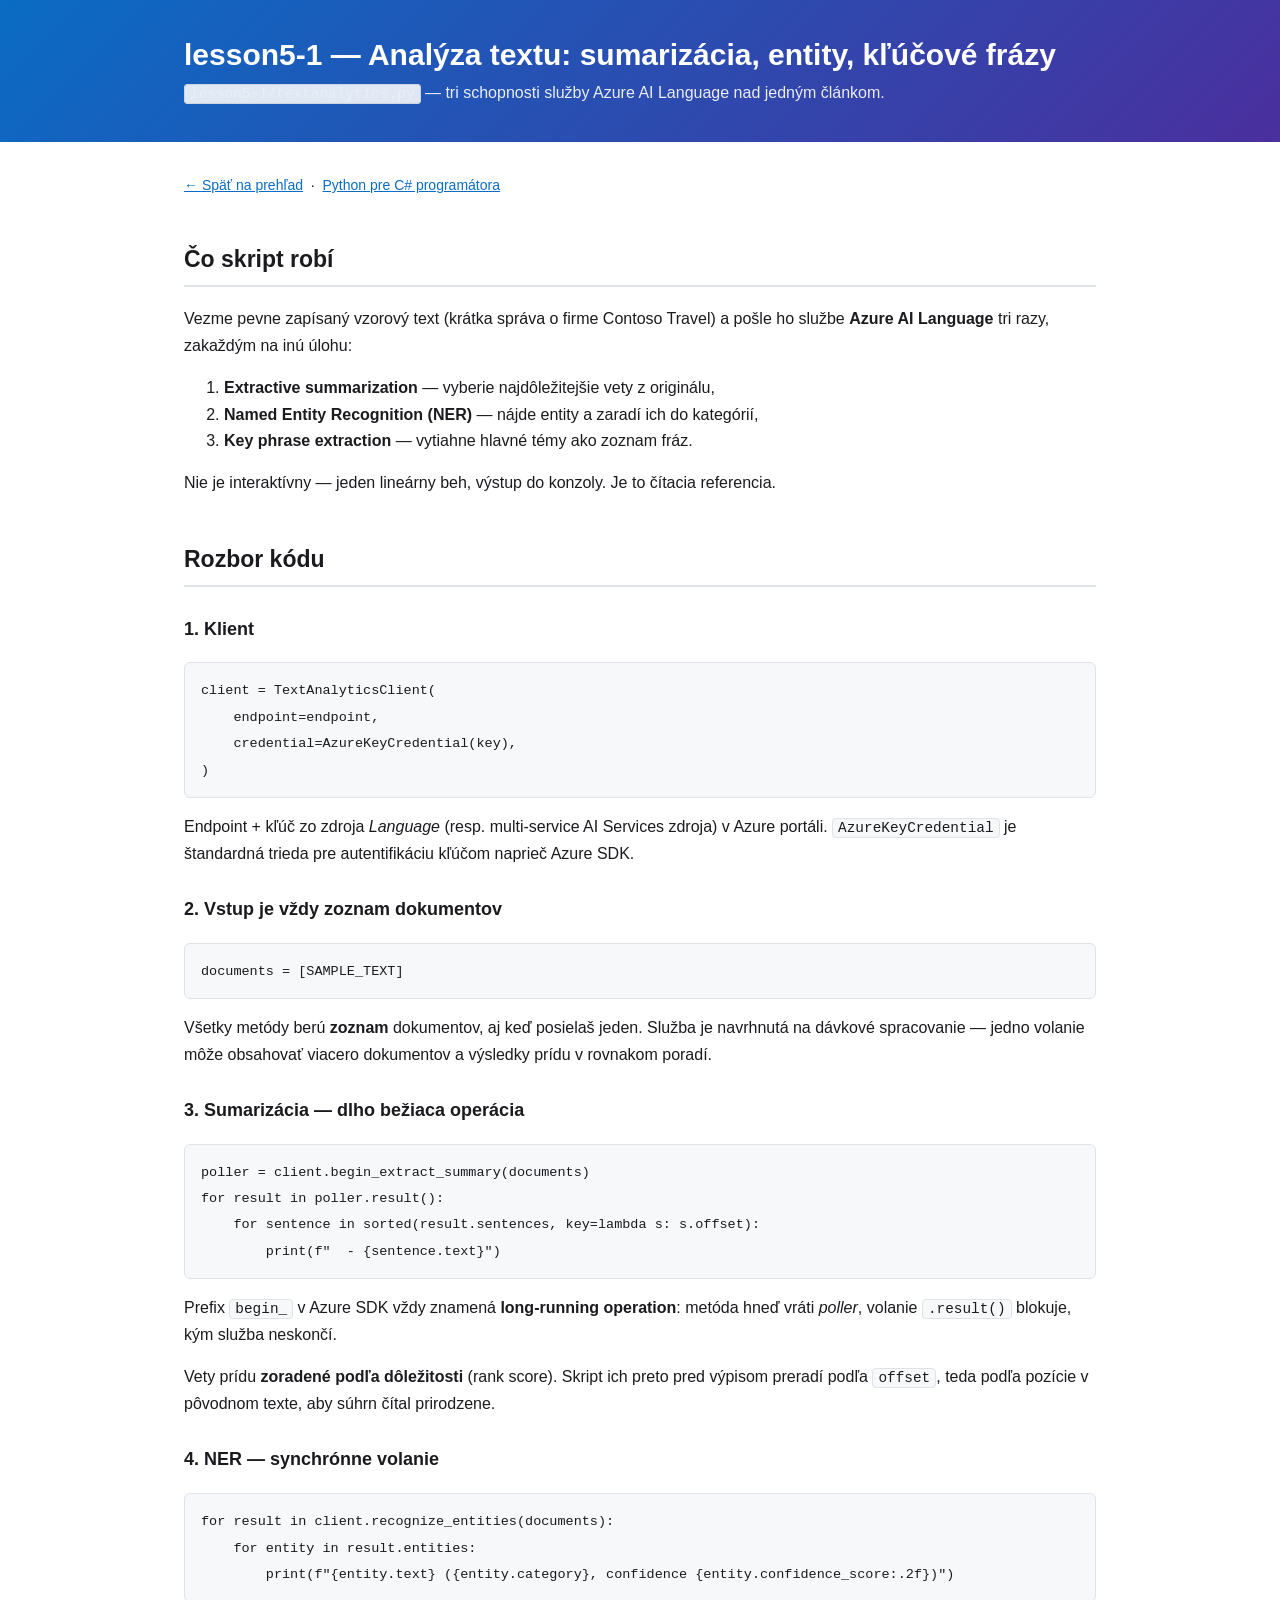
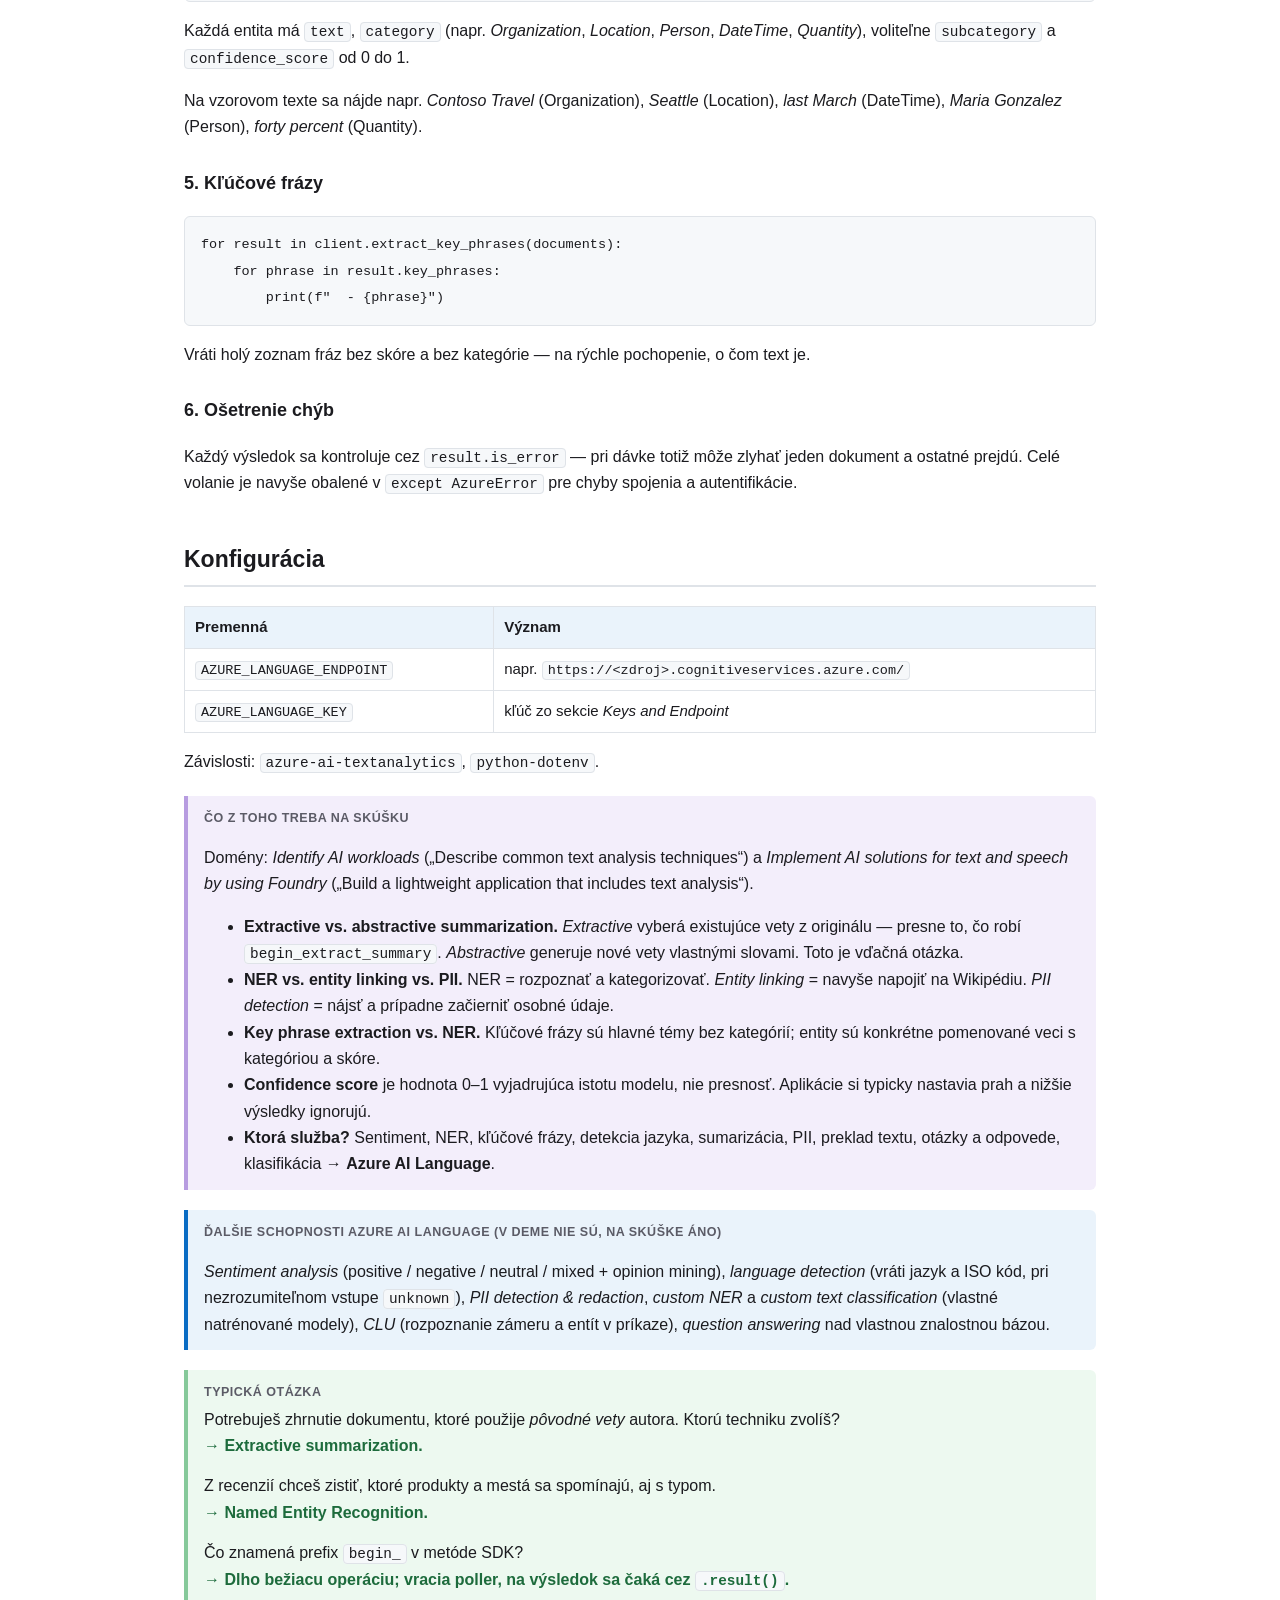
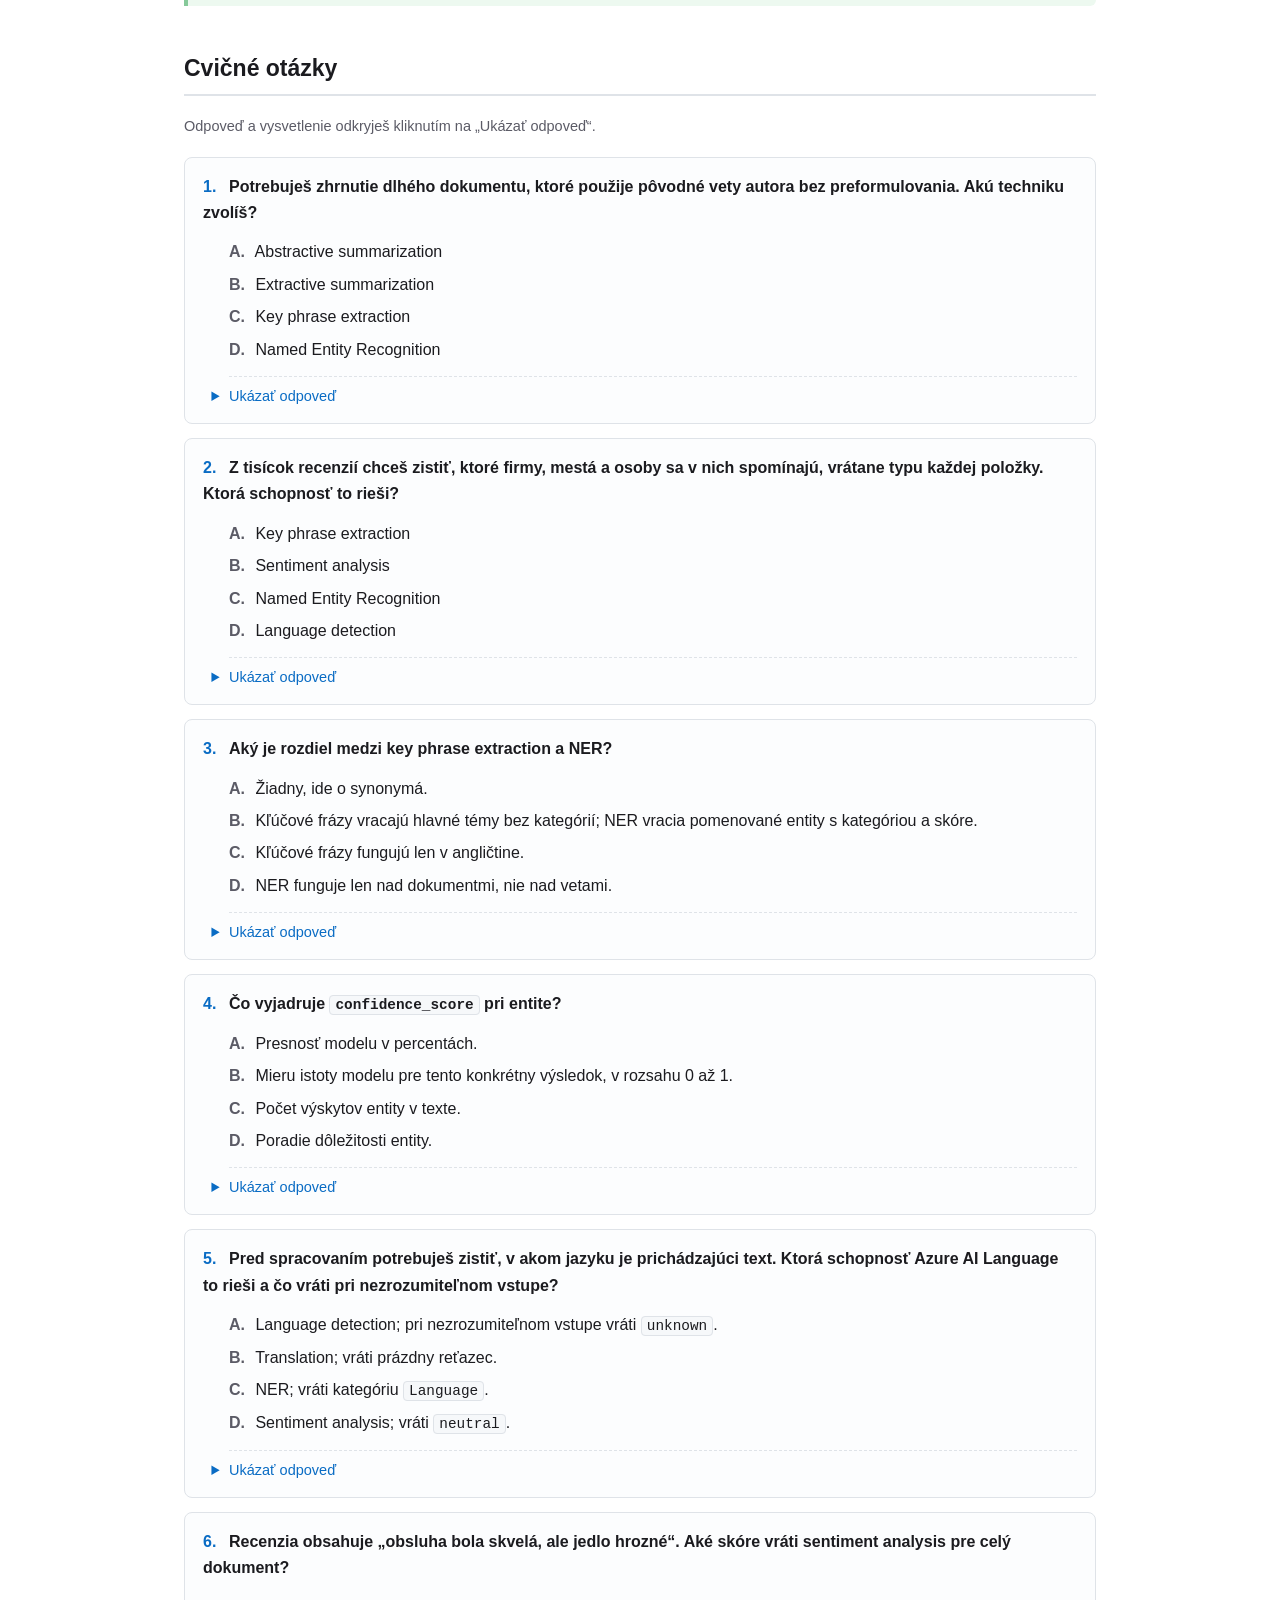
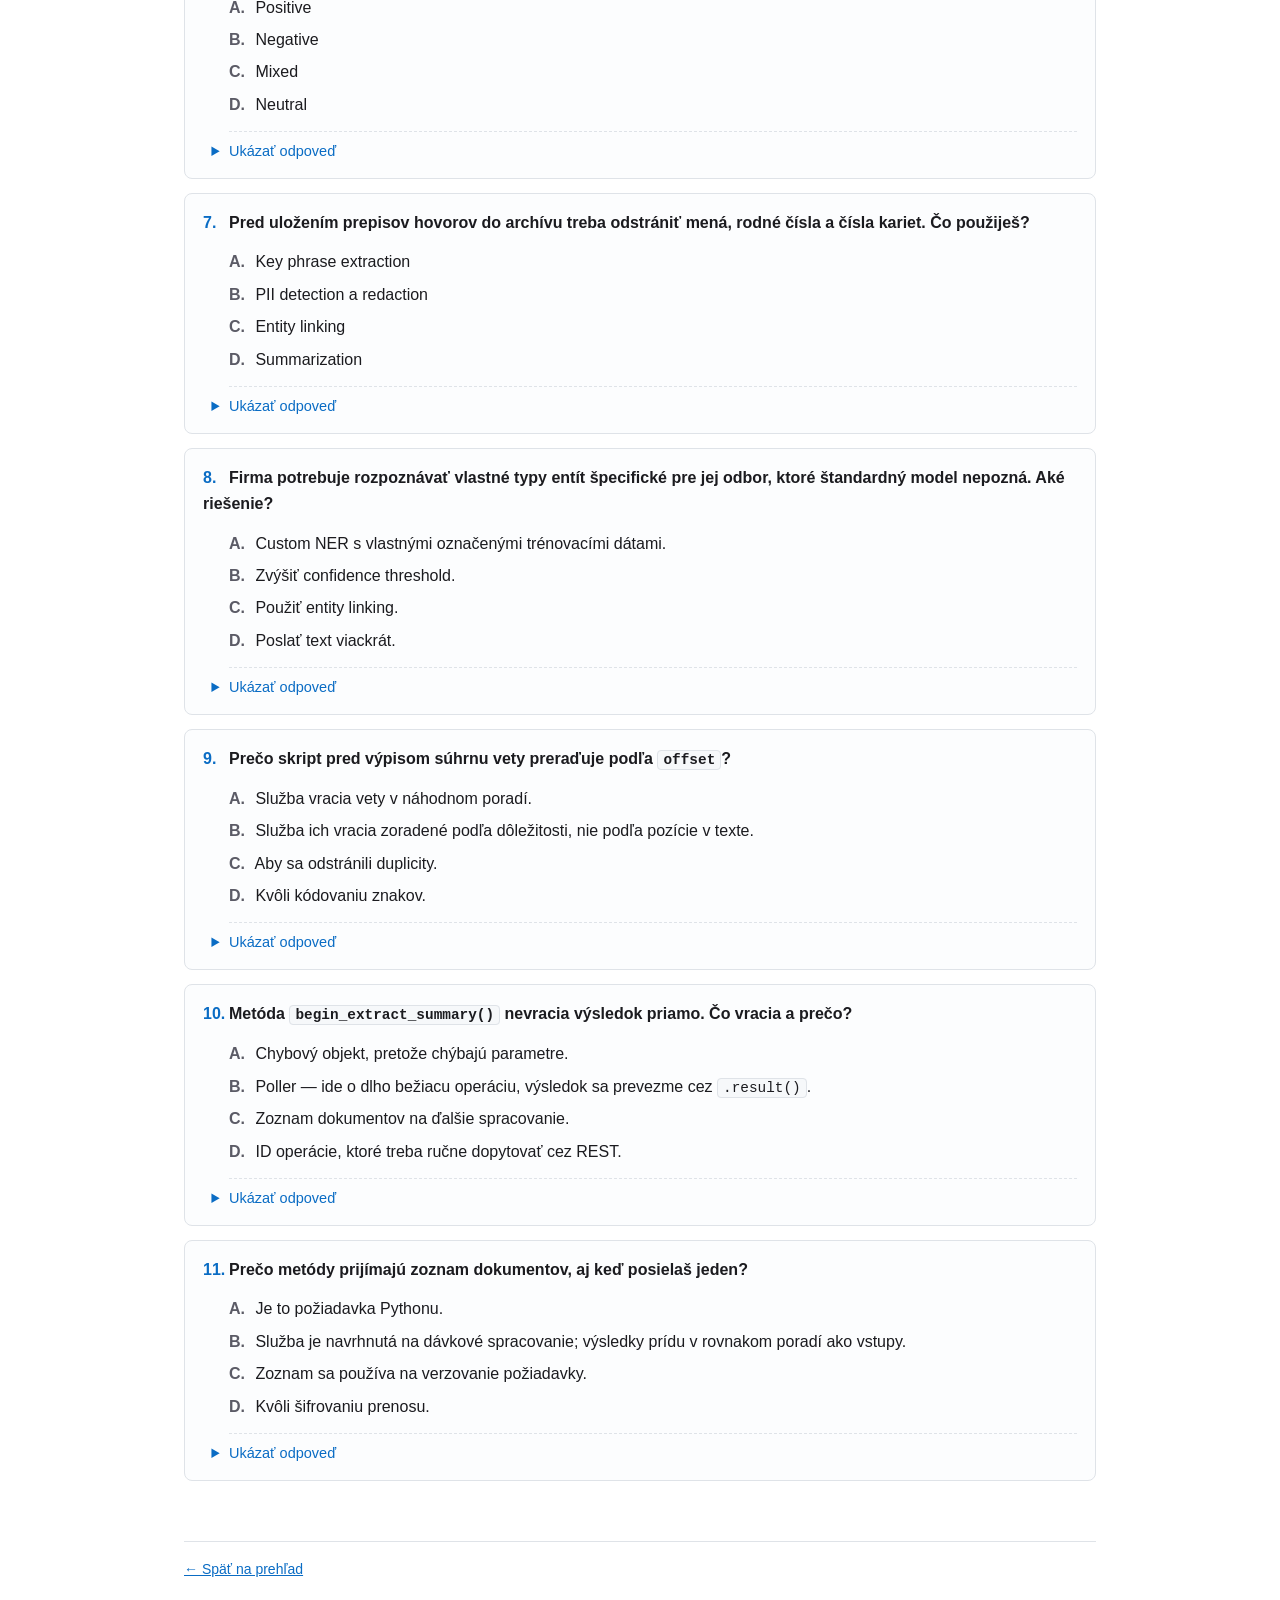
<file: docs/lesson5-1.html>
<!DOCTYPE html>
<html lang="sk">

<head>
    <meta charset="utf-8">
    <meta name="viewport" content="width=device-width, initial-scale=1">
    <title>lesson5-1 — Analýza textu | AI-901</title>
    <link rel="stylesheet" href="style.css">
</head>

<body>
    <header class="page">
        <div class="wrap">
            <h1>lesson5-1 — Analýza textu: sumarizácia, entity, kľúčové frázy</h1>
            <p><code>lesson5-1/textanalytics.py</code> — tri schopnosti služby Azure AI Language nad jedným článkom.
            </p>
        </div>
    </header>

    <div class="wrap">
        <nav class="crumbs"><a href="index.html">← Späť na prehľad</a> &nbsp;·&nbsp; <a
                href="python-pre-csharp.html">Python pre C# programátora</a></nav>

        <h2>Čo skript robí</h2>
        <p>
            Vezme pevne zapísaný vzorový text (krátka správa o firme Contoso Travel) a pošle ho službe
            <strong>Azure AI Language</strong> tri razy, zakaždým na inú úlohu:
        </p>
        <ol>
            <li><strong>Extractive summarization</strong> — vyberie najdôležitejšie vety z originálu,</li>
            <li><strong>Named Entity Recognition (NER)</strong> — nájde entity a zaradí ich do kategórií,</li>
            <li><strong>Key phrase extraction</strong> — vytiahne hlavné témy ako zoznam fráz.</li>
        </ol>
        <p>Nie je interaktívny — jeden lineárny beh, výstup do konzoly. Je to čítacia referencia.</p>

        <h2>Rozbor kódu</h2>

        <h3>1. Klient</h3>
        <pre><code>client = TextAnalyticsClient(
    endpoint=endpoint,
    credential=AzureKeyCredential(key),
)</code></pre>
        <p>
            Endpoint + kľúč zo zdroja <em>Language</em> (resp. multi-service AI Services zdroja) v Azure portáli.
            <code>AzureKeyCredential</code> je štandardná trieda pre autentifikáciu kľúčom naprieč Azure SDK.
        </p>

        <h3>2. Vstup je vždy zoznam dokumentov</h3>
        <pre><code>documents = [SAMPLE_TEXT]</code></pre>
        <p>
            Všetky metódy berú <strong>zoznam</strong> dokumentov, aj keď posielaš jeden. Služba je navrhnutá
            na dávkové spracovanie — jedno volanie môže obsahovať viacero dokumentov a výsledky prídu v rovnakom poradí.
        </p>

        <h3>3. Sumarizácia — dlho bežiaca operácia</h3>
        <pre><code>poller = client.begin_extract_summary(documents)
for result in poller.result():
    for sentence in sorted(result.sentences, key=lambda s: s.offset):
        print(f"  - {sentence.text}")</code></pre>
        <p>
            Prefix <code>begin_</code> v Azure SDK vždy znamená <strong>long-running operation</strong>: metóda hneď
            vráti <em>poller</em>, volanie <code>.result()</code> blokuje, kým služba neskončí.
        </p>
        <p>
            Vety prídu <strong>zoradené podľa dôležitosti</strong> (rank score). Skript ich preto pred výpisom preradí
            podľa <code>offset</code>, teda podľa pozície v pôvodnom texte, aby súhrn čítal prirodzene.
        </p>

        <h3>4. NER — synchrónne volanie</h3>
        <pre><code>for result in client.recognize_entities(documents):
    for entity in result.entities:
        print(f"{entity.text} ({entity.category}, confidence {entity.confidence_score:.2f})")</code></pre>
        <p>
            Každá entita má <code>text</code>, <code>category</code> (napr. <em>Organization</em>, <em>Location</em>,
            <em>Person</em>, <em>DateTime</em>, <em>Quantity</em>), voliteľne <code>subcategory</code> a
            <code>confidence_score</code> od 0 do 1.
        </p>
        <p>Na vzorovom texte sa nájde napr. <em>Contoso Travel</em> (Organization), <em>Seattle</em> (Location),
            <em>last March</em> (DateTime), <em>Maria Gonzalez</em> (Person), <em>forty percent</em> (Quantity).
        </p>

        <h3>5. Kľúčové frázy</h3>
        <pre><code>for result in client.extract_key_phrases(documents):
    for phrase in result.key_phrases:
        print(f"  - {phrase}")</code></pre>
        <p>Vráti holý zoznam fráz bez skóre a bez kategórie — na rýchle pochopenie, o čom text je.</p>

        <h3>6. Ošetrenie chýb</h3>
        <p>
            Každý výsledok sa kontroluje cez <code>result.is_error</code> — pri dávke totiž môže zlyhať jeden dokument
            a ostatné prejdú. Celé volanie je navyše obalené v <code>except AzureError</code> pre chyby spojenia
            a autentifikácie.
        </p>

        <h2>Konfigurácia</h2>
        <table>
            <thead>
                <tr>
                    <th>Premenná</th>
                    <th>Význam</th>
                </tr>
            </thead>
            <tbody>
                <tr>
                    <td><code>AZURE_LANGUAGE_ENDPOINT</code></td>
                    <td>napr. <code>https://&lt;zdroj&gt;.cognitiveservices.azure.com/</code></td>
                </tr>
                <tr>
                    <td><code>AZURE_LANGUAGE_KEY</code></td>
                    <td>kľúč zo sekcie <em>Keys and Endpoint</em></td>
                </tr>
            </tbody>
        </table>
        <p>Závislosti: <code>azure-ai-textanalytics</code>, <code>python-dotenv</code>.</p>

        <div class="box exam">
            <strong class="label">Čo z toho treba na skúšku</strong>
            <p>Domény: <em>Identify AI workloads</em> („Describe common text analysis techniques“) a
                <em>Implement AI solutions for text and speech by using Foundry</em> („Build a lightweight application
                that includes text analysis“).
            </p>
            <ul>
                <li><strong>Extractive vs. abstractive summarization.</strong> <em>Extractive</em> vyberá existujúce
                    vety z originálu — presne to, čo robí <code>begin_extract_summary</code>. <em>Abstractive</em>
                    generuje nové vety vlastnými slovami. Toto je vďačná otázka.</li>
                <li><strong>NER vs. entity linking vs. PII.</strong> NER = rozpoznať a kategorizovať.
                    <em>Entity linking</em> = navyše napojiť na Wikipédiu. <em>PII detection</em> = nájsť a prípadne
                    začierniť osobné údaje.
                </li>
                <li><strong>Key phrase extraction vs. NER.</strong> Kľúčové frázy sú hlavné témy bez kategórií;
                    entity sú konkrétne pomenované veci s kategóriou a skóre.</li>
                <li><strong>Confidence score</strong> je hodnota 0–1 vyjadrujúca istotu modelu, nie presnosť. Aplikácie
                    si typicky nastavia prah a nižšie výsledky ignorujú.</li>
                <li><strong>Ktorá služba?</strong> Sentiment, NER, kľúčové frázy, detekcia jazyka, sumarizácia, PII,
                    preklad textu, otázky a odpovede, klasifikácia → <strong>Azure AI Language</strong>.</li>
            </ul>
        </div>

        <div class="box">
            <strong class="label">Ďalšie schopnosti Azure AI Language (v deme nie sú, na skúške áno)</strong>
            <p>
                <em>Sentiment analysis</em> (positive / negative / neutral / mixed + opinion mining),
                <em>language detection</em> (vráti jazyk a ISO kód, pri nezrozumiteľnom vstupe
                <code>unknown</code>), <em>PII detection &amp; redaction</em>, <em>custom NER</em> a <em>custom text
                    classification</em> (vlastné natrénované modely), <em>CLU</em> (rozpoznanie zámeru a entít v
                príkaze), <em>question answering</em> nad vlastnou znalostnou bázou.
            </p>
        </div>

        <div class="box ok">
            <strong class="label">Typická otázka</strong>
            <p class="q">Potrebuješ zhrnutie dokumentu, ktoré použije <em>pôvodné vety</em> autora. Ktorú techniku
                zvolíš?
                <br><span class="a">→ Extractive summarization.</span>
            </p>
            <p class="q">Z recenzií chceš zistiť, ktoré produkty a mestá sa spomínajú, aj s typom.
                <br><span class="a">→ Named Entity Recognition.</span>
            </p>
            <p class="q">Čo znamená prefix <code>begin_</code> v metóde SDK?
                <br><span class="a">→ Dlho bežiacu operáciu; vracia poller, na výsledok sa čaká cez
                    <code>.result()</code>.</span>
            </p>
        </div>

        <h2>Cvičné otázky</h2>
        <p class="quiz-hint">Odpoveď a vysvetlenie odkryješ kliknutím na „Ukázať odpoveď“.</p>
        <ol class="quiz">

            <li>
                <p class="qtext">Potrebuješ zhrnutie dlhého dokumentu, ktoré použije <strong>pôvodné vety</strong>
                    autora bez preformulovania. Akú techniku zvolíš?</p>
                <ul class="choices">
                    <li><b>A.</b> Abstractive summarization</li>
                    <li><b>B.</b> Extractive summarization</li>
                    <li><b>C.</b> Key phrase extraction</li>
                    <li><b>D.</b> Named Entity Recognition</li>
                </ul>
                <details>
                    <summary>Ukázať odpoveď</summary>
                    <p><span class="correct">B.</span> Extractive vyberá existujúce vety a zoradí ich podľa dôležitosti.
                        Abstractive generuje <em>nové</em> vety vlastnými slovami. Toto je jedna z najčastejších otázok
                        z analýzy textu.</p>
                </details>
            </li>

            <li>
                <p class="qtext">Z tisícok recenzií chceš zistiť, ktoré <strong>firmy, mestá a osoby</strong> sa v nich
                    spomínajú, vrátane typu každej položky. Ktorá schopnosť to rieši?</p>
                <ul class="choices">
                    <li><b>A.</b> Key phrase extraction</li>
                    <li><b>B.</b> Sentiment analysis</li>
                    <li><b>C.</b> Named Entity Recognition</li>
                    <li><b>D.</b> Language detection</li>
                </ul>
                <details>
                    <summary>Ukázať odpoveď</summary>
                    <p><span class="correct">C.</span> NER vracia text entity, <em>kategóriu</em> (Person,
                        Organization, Location, DateTime, Quantity…) a confidence score. Kľúčové frázy kategóriu nemajú.
                    </p>
                </details>
            </li>

            <li>
                <p class="qtext">Aký je rozdiel medzi key phrase extraction a NER?</p>
                <ul class="choices">
                    <li><b>A.</b> Žiadny, ide o synonymá.</li>
                    <li><b>B.</b> Kľúčové frázy vracajú hlavné témy bez kategórií; NER vracia pomenované entity
                        s kategóriou a skóre.</li>
                    <li><b>C.</b> Kľúčové frázy fungujú len v angličtine.</li>
                    <li><b>D.</b> NER funguje len nad dokumentmi, nie nad vetami.</li>
                </ul>
                <details>
                    <summary>Ukázať odpoveď</summary>
                    <p><span class="correct">B.</span> Kľúčové frázy odpovedajú na „o čom to je“, NER na „ktoré
                        konkrétne pomenované veci sa tu vyskytujú a akého sú typu“.</p>
                </details>
            </li>

            <li>
                <p class="qtext">Čo vyjadruje <code>confidence_score</code> pri entite?</p>
                <ul class="choices">
                    <li><b>A.</b> Presnosť modelu v percentách.</li>
                    <li><b>B.</b> Mieru istoty modelu pre tento konkrétny výsledok, v rozsahu 0 až 1.</li>
                    <li><b>C.</b> Počet výskytov entity v texte.</li>
                    <li><b>D.</b> Poradie dôležitosti entity.</li>
                </ul>
                <details>
                    <summary>Ukázať odpoveď</summary>
                    <p><span class="correct">B.</span> Nie je to garantovaná presnosť. Aplikácie si zvyčajne nastavia
                        prah a výsledky pod ním ignorujú alebo posielajú na ľudskú kontrolu.</p>
                </details>
            </li>

            <li>
                <p class="qtext">Pred spracovaním potrebuješ zistiť, v akom jazyku je prichádzajúci text. Ktorá
                    schopnosť Azure AI Language to rieši a čo vráti pri nezrozumiteľnom vstupe?</p>
                <ul class="choices">
                    <li><b>A.</b> Language detection; pri nezrozumiteľnom vstupe vráti <code>unknown</code>.</li>
                    <li><b>B.</b> Translation; vráti prázdny reťazec.</li>
                    <li><b>C.</b> NER; vráti kategóriu <code>Language</code>.</li>
                    <li><b>D.</b> Sentiment analysis; vráti <code>neutral</code>.</li>
                </ul>
                <details>
                    <summary>Ukázať odpoveď</summary>
                    <p><span class="correct">A.</span> Language detection vracia názov jazyka, ISO kód a skóre; pri
                        vstupe, ktorý sa nedá určiť, vráti <code>unknown</code>.</p>
                </details>
            </li>

            <li>
                <p class="qtext">Recenzia obsahuje „obsluha bola skvelá, ale jedlo hrozné“. Aké skóre vráti sentiment
                    analysis pre celý dokument?</p>
                <ul class="choices">
                    <li><b>A.</b> Positive</li>
                    <li><b>B.</b> Negative</li>
                    <li><b>C.</b> Mixed</li>
                    <li><b>D.</b> Neutral</li>
                </ul>
                <details>
                    <summary>Ukázať odpoveď</summary>
                    <p><span class="correct">C — mixed.</span> Dokument obsahuje pozitívne aj negatívne vety. Ktorý
                        aspekt je hodnotený ako, zistí <em>opinion mining</em> (aspect-based sentiment).</p>
                </details>
            </li>

            <li>
                <p class="qtext">Pred uložením prepisov hovorov do archívu treba odstrániť mená, rodné čísla a čísla
                    kariet. Čo použiješ?</p>
                <ul class="choices">
                    <li><b>A.</b> Key phrase extraction</li>
                    <li><b>B.</b> PII detection a redaction</li>
                    <li><b>C.</b> Entity linking</li>
                    <li><b>D.</b> Summarization</li>
                </ul>
                <details>
                    <summary>Ukázať odpoveď</summary>
                    <p><span class="correct">B.</span> PII detection nájde osobné údaje a vie vrátiť aj verziu textu
                        s ich začiernením. Ide o priamu aplikáciu princípu <em>privacy and security</em>.</p>
                </details>
            </li>

            <li>
                <p class="qtext">Firma potrebuje rozpoznávať vlastné typy entít špecifické pre jej odbor, ktoré
                    štandardný model nepozná. Aké riešenie?</p>
                <ul class="choices">
                    <li><b>A.</b> Custom NER s vlastnými označenými trénovacími dátami.</li>
                    <li><b>B.</b> Zvýšiť confidence threshold.</li>
                    <li><b>C.</b> Použiť entity linking.</li>
                    <li><b>D.</b> Poslať text viackrát.</li>
                </ul>
                <details>
                    <summary>Ukázať odpoveď</summary>
                    <p><span class="correct">A.</span> Pri vlastných kategóriách je potrebný custom model. Obdobou pre
                        celé dokumenty je <em>custom text classification</em>.</p>
                </details>
            </li>

            <li>
                <p class="qtext">Prečo skript pred výpisom súhrnu vety preraďuje podľa <code>offset</code>?</p>
                <ul class="choices">
                    <li><b>A.</b> Služba vracia vety v náhodnom poradí.</li>
                    <li><b>B.</b> Služba ich vracia zoradené podľa dôležitosti, nie podľa pozície v texte.</li>
                    <li><b>C.</b> Aby sa odstránili duplicity.</li>
                    <li><b>D.</b> Kvôli kódovaniu znakov.</li>
                </ul>
                <details>
                    <summary>Ukázať odpoveď</summary>
                    <p><span class="correct">B.</span> Vety prídu s rank skóre. Preradenie podľa pozície v origináli
                        zabezpečí, že súhrn číta prirodzene.</p>
                </details>
            </li>

            <li>
                <p class="qtext">Metóda <code>begin_extract_summary()</code> nevracia výsledok priamo. Čo vracia a
                    prečo?</p>
                <ul class="choices">
                    <li><b>A.</b> Chybový objekt, pretože chýbajú parametre.</li>
                    <li><b>B.</b> Poller — ide o dlho bežiacu operáciu, výsledok sa prevezme cez
                        <code>.result()</code>.</li>
                    <li><b>C.</b> Zoznam dokumentov na ďalšie spracovanie.</li>
                    <li><b>D.</b> ID operácie, ktoré treba ručne dopytovať cez REST.</li>
                </ul>
                <details>
                    <summary>Ukázať odpoveď</summary>
                    <p><span class="correct">B.</span> Prefix <code>begin_</code> je v Azure SDK jednotná konvencia pre
                        long-running operation. SDK za teba rieši odoslanie aj periodické dopytovanie stavu.</p>
                </details>
            </li>

            <li>
                <p class="qtext">Prečo metódy prijímajú <strong>zoznam</strong> dokumentov, aj keď posielaš jeden?</p>
                <ul class="choices">
                    <li><b>A.</b> Je to požiadavka Pythonu.</li>
                    <li><b>B.</b> Služba je navrhnutá na dávkové spracovanie; výsledky prídu v rovnakom poradí ako
                        vstupy.</li>
                    <li><b>C.</b> Zoznam sa používa na verzovanie požiadavky.</li>
                    <li><b>D.</b> Kvôli šifrovaniu prenosu.</li>
                </ul>
                <details>
                    <summary>Ukázať odpoveď</summary>
                    <p><span class="correct">B.</span> Preto sa aj pri každom výsledku kontroluje
                        <code>is_error</code> — v dávke môže zlyhať jeden dokument a ostatné prejdú v poriadku.</p>
                </details>
            </li>

        </ol>

        <footer class="page"><a href="index.html">← Späť na prehľad</a></footer>
    </div>
</body>

</html>
</file>
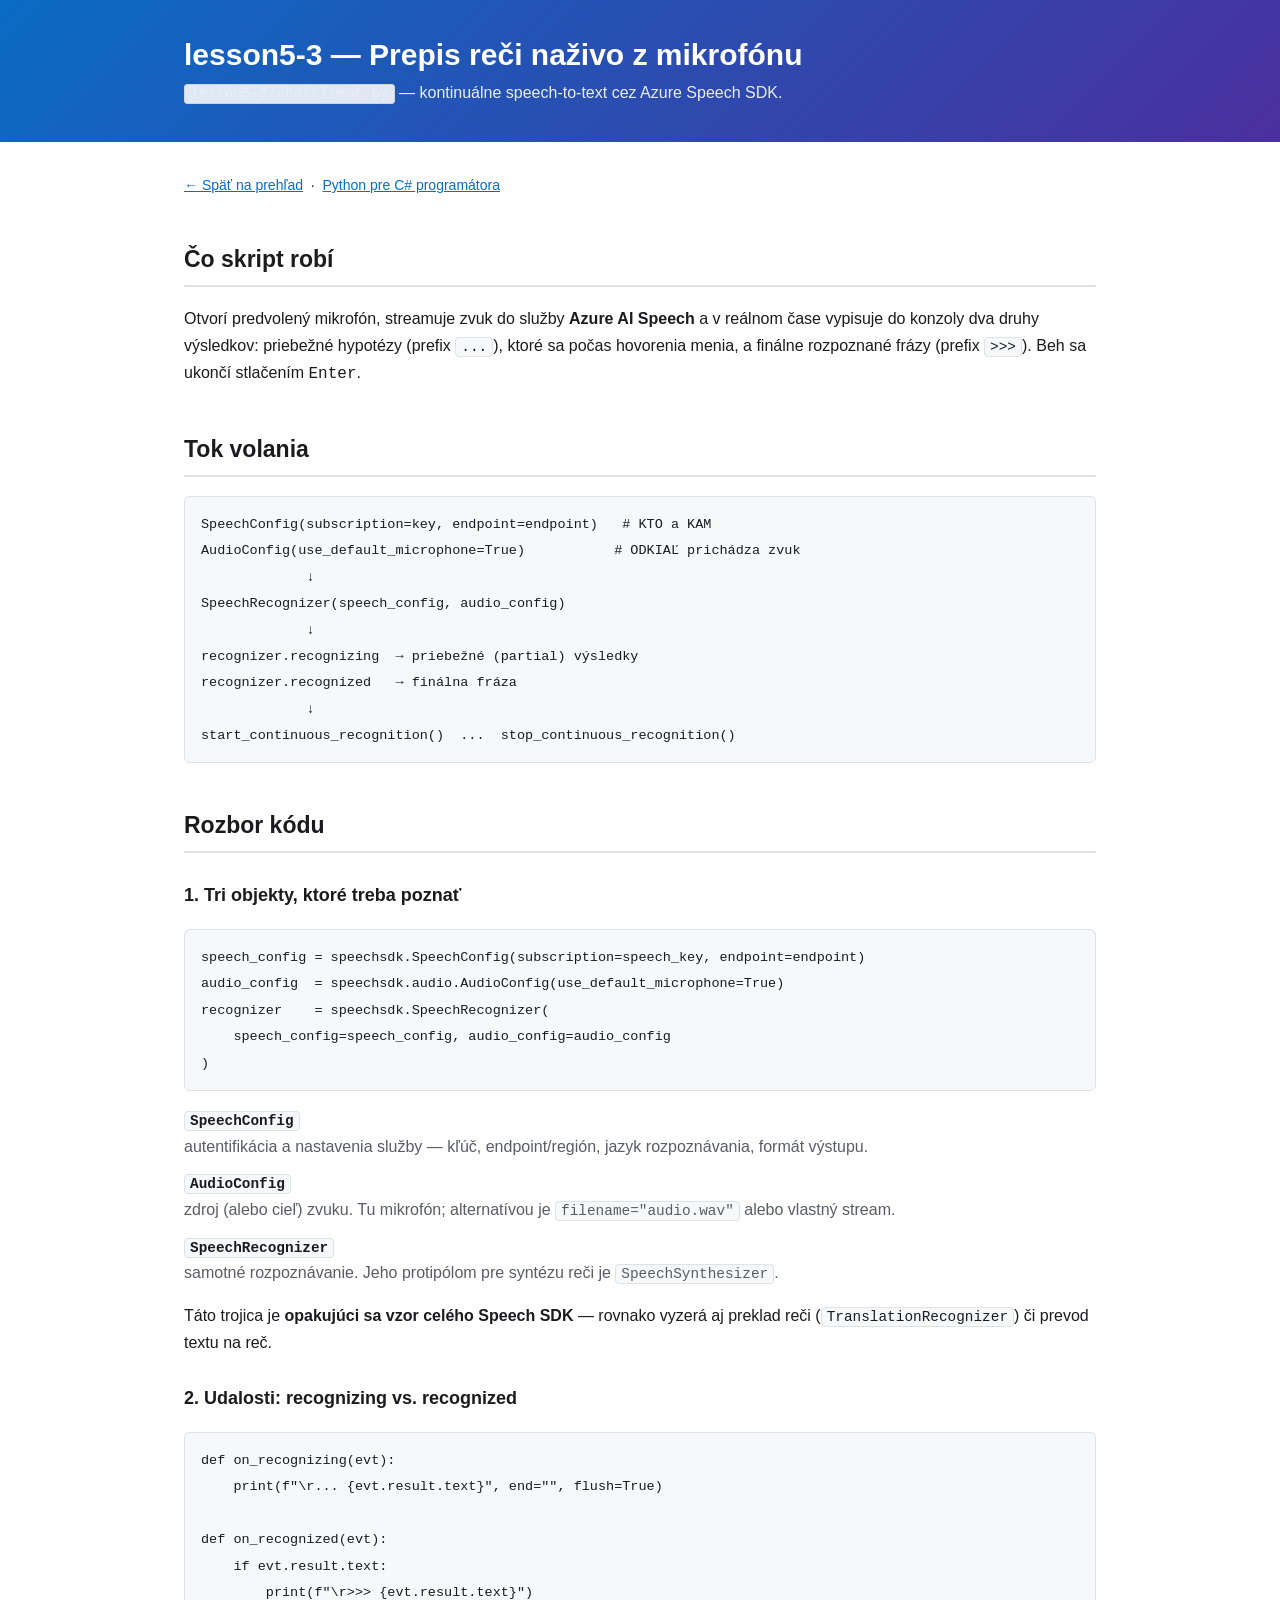
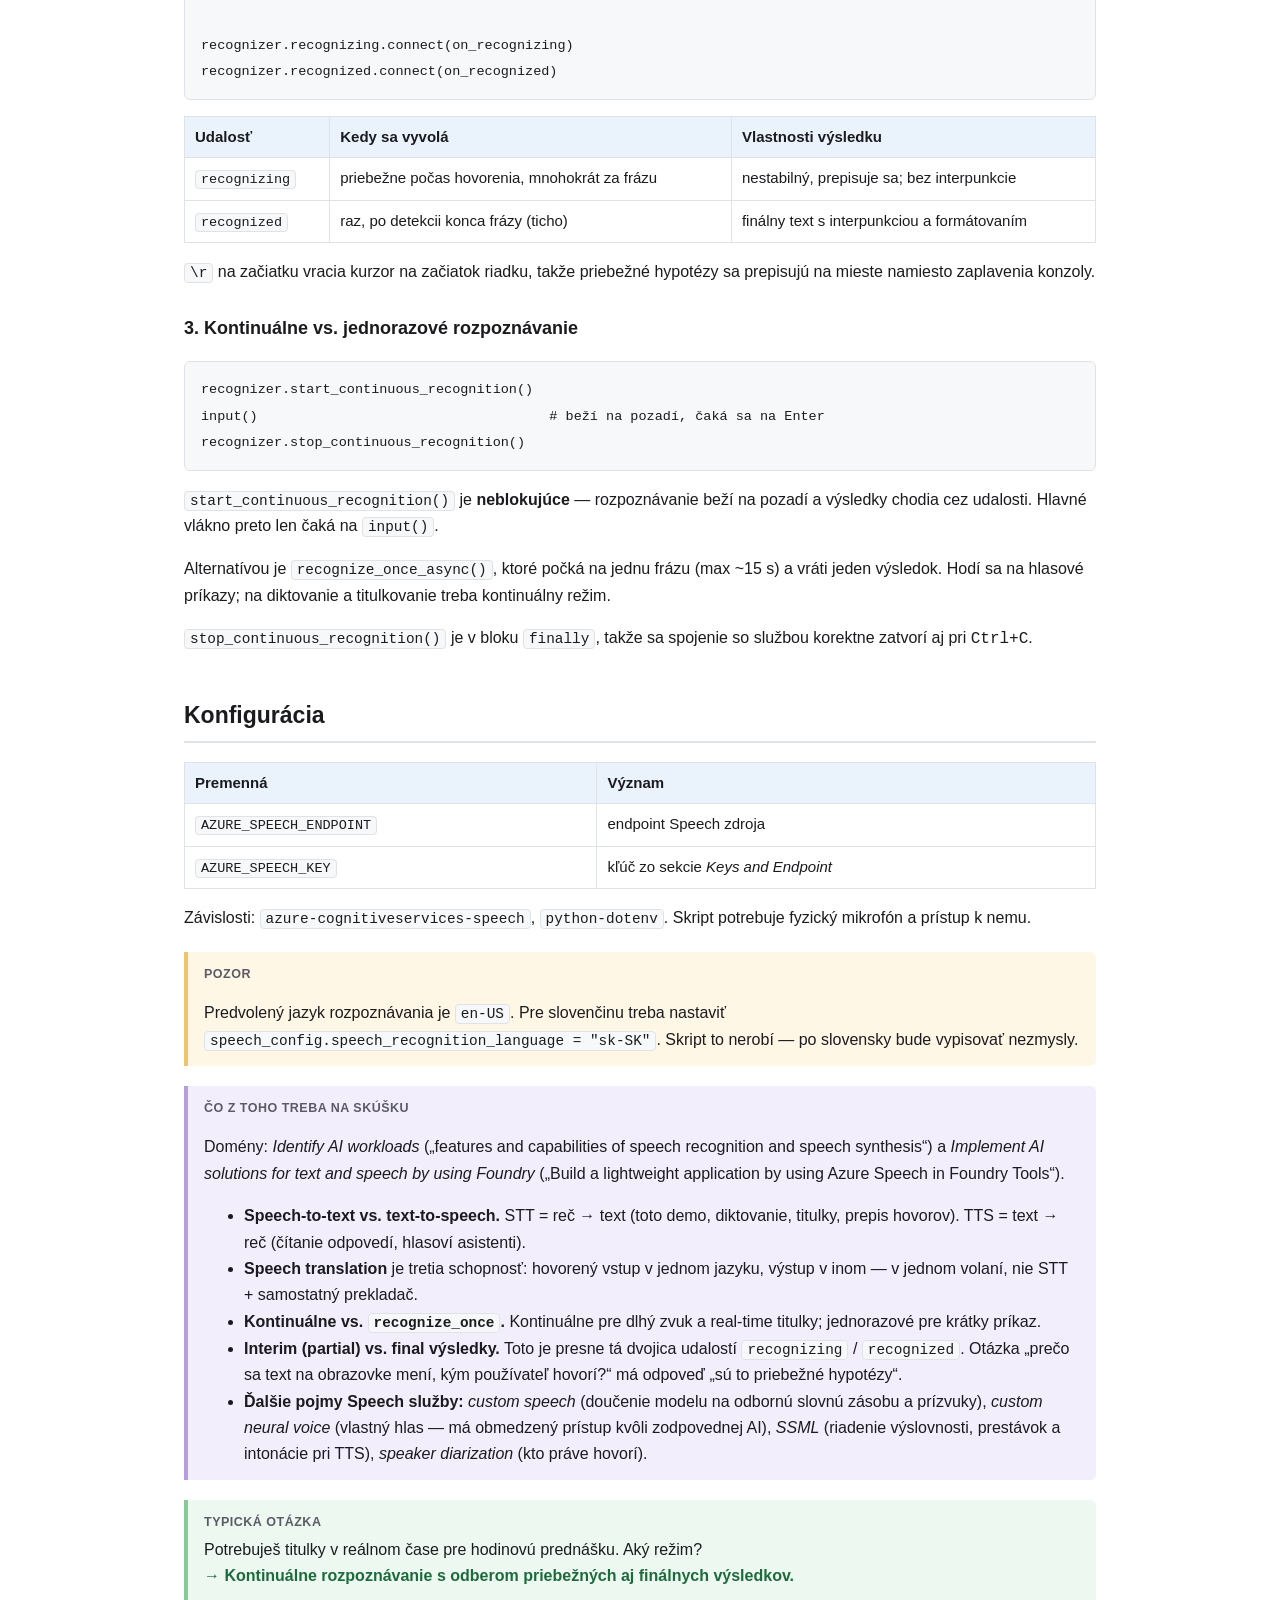
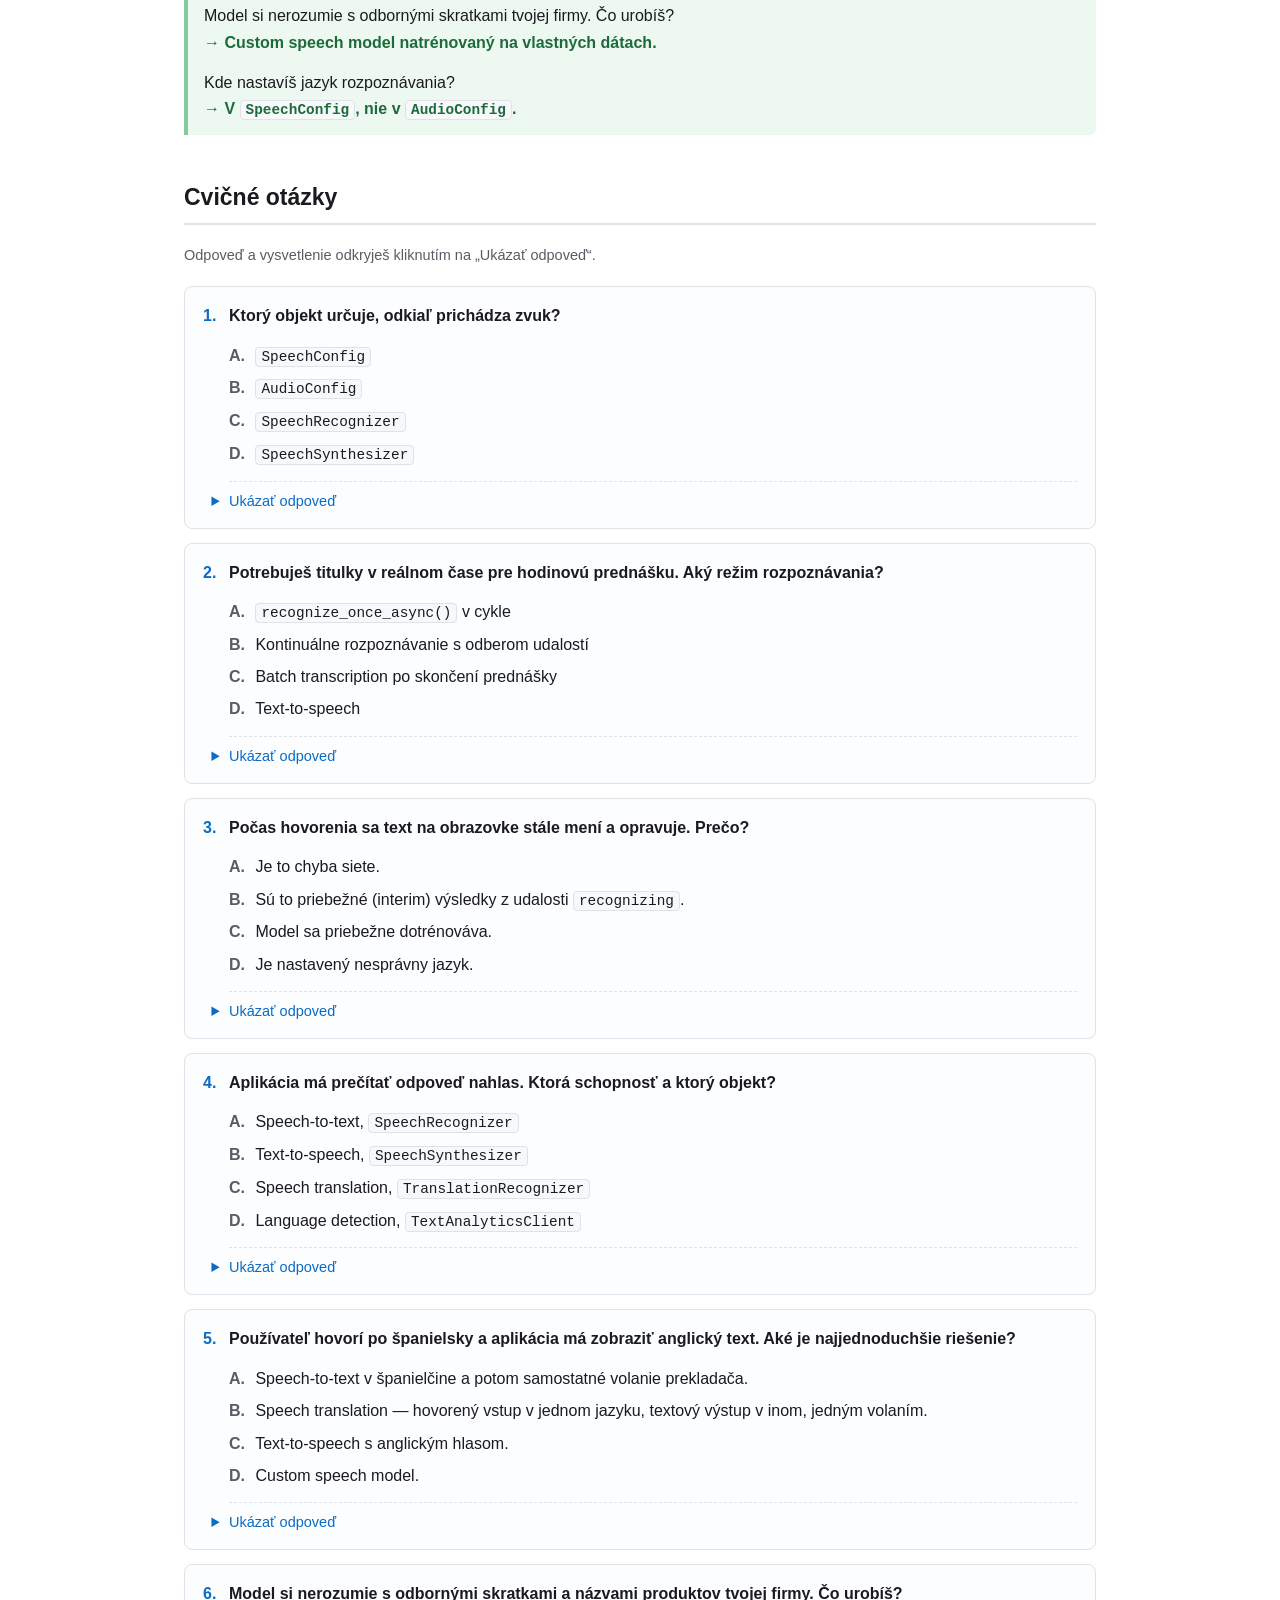
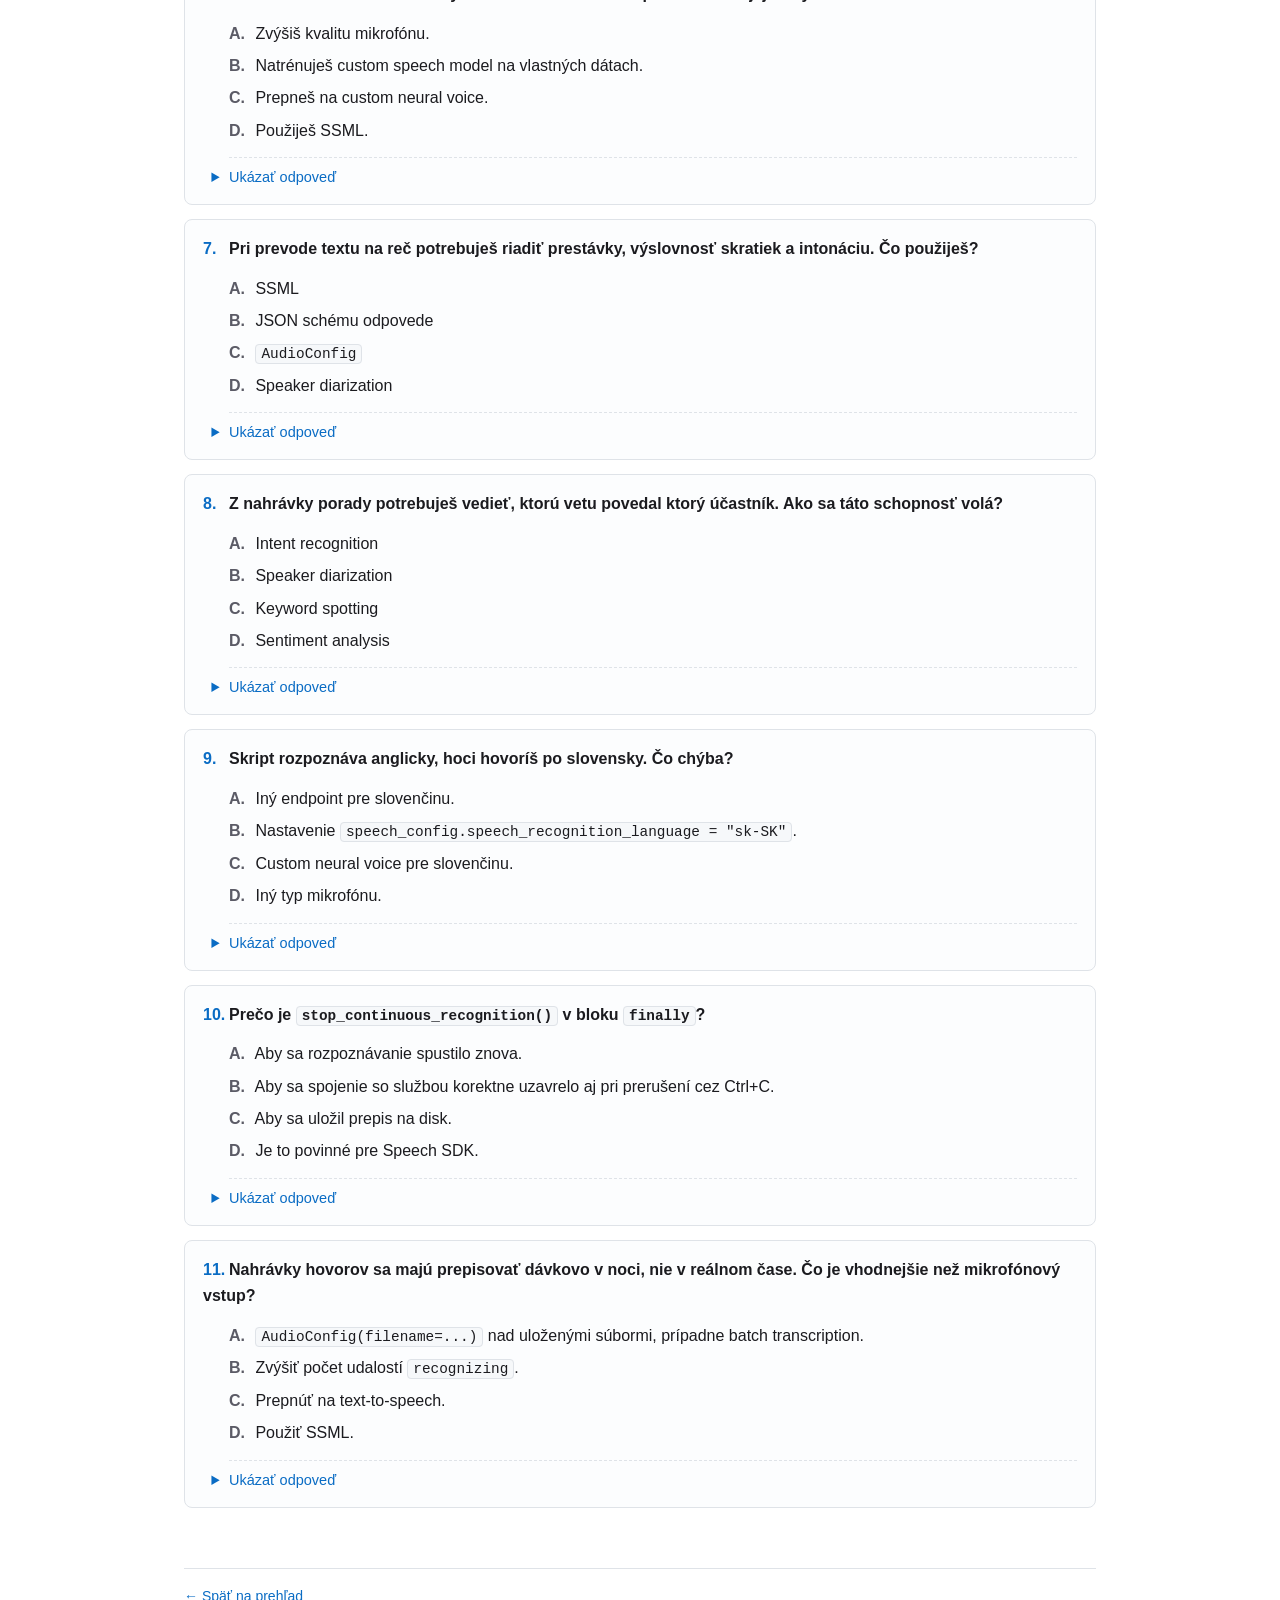
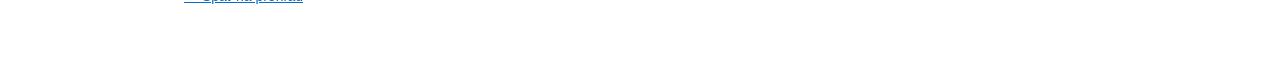
<file: docs/lesson5-3.html>
<!DOCTYPE html>
<html lang="sk">

<head>
    <meta charset="utf-8">
    <meta name="viewport" content="width=device-width, initial-scale=1">
    <title>lesson5-3 — Prepis reči naživo | AI-901</title>
    <link rel="stylesheet" href="style.css">
</head>

<body>
    <header class="page">
        <div class="wrap">
            <h1>lesson5-3 — Prepis reči naživo z mikrofónu</h1>
            <p><code>lesson5-3/chatclient.py</code> — kontinuálne speech-to-text cez Azure Speech SDK.</p>
        </div>
    </header>

    <div class="wrap">
        <nav class="crumbs"><a href="index.html">← Späť na prehľad</a> &nbsp;·&nbsp; <a
                href="python-pre-csharp.html">Python pre C# programátora</a></nav>

        <h2>Čo skript robí</h2>
        <p>
            Otvorí predvolený mikrofón, streamuje zvuk do služby <strong>Azure AI Speech</strong> a v reálnom čase
            vypisuje do konzoly dva druhy výsledkov: priebežné hypotézy (prefix <code>...</code>), ktoré sa počas
            hovorenia menia, a finálne rozpoznané frázy (prefix <code>&gt;&gt;&gt;</code>). Beh sa ukončí stlačením
            <kbd>Enter</kbd>.
        </p>

        <h2>Tok volania</h2>
        <pre><code>SpeechConfig(subscription=key, endpoint=endpoint)   # KTO a KAM
AudioConfig(use_default_microphone=True)           # ODKIAĽ prichádza zvuk
             ↓
SpeechRecognizer(speech_config, audio_config)
             ↓
recognizer.recognizing  → priebežné (partial) výsledky
recognizer.recognized   → finálna fráza
             ↓
start_continuous_recognition()  ...  stop_continuous_recognition()</code></pre>

        <h2>Rozbor kódu</h2>

        <h3>1. Tri objekty, ktoré treba poznať</h3>
        <pre><code>speech_config = speechsdk.SpeechConfig(subscription=speech_key, endpoint=endpoint)
audio_config  = speechsdk.audio.AudioConfig(use_default_microphone=True)
recognizer    = speechsdk.SpeechRecognizer(
    speech_config=speech_config, audio_config=audio_config
)</code></pre>
        <dl class="kv">
            <dt><code>SpeechConfig</code></dt>
            <dd>autentifikácia a nastavenia služby — kľúč, endpoint/región, jazyk rozpoznávania, formát výstupu.</dd>
            <dt><code>AudioConfig</code></dt>
            <dd>zdroj (alebo cieľ) zvuku. Tu mikrofón; alternatívou je <code>filename="audio.wav"</code> alebo
                vlastný stream.</dd>
            <dt><code>SpeechRecognizer</code></dt>
            <dd>samotné rozpoznávanie. Jeho protipólom pre syntézu reči je <code>SpeechSynthesizer</code>.</dd>
        </dl>
        <p>
            Táto trojica je <strong>opakujúci sa vzor celého Speech SDK</strong> — rovnako vyzerá aj preklad reči
            (<code>TranslationRecognizer</code>) či prevod textu na reč.
        </p>

        <h3>2. Udalosti: recognizing vs. recognized</h3>
        <pre><code>def on_recognizing(evt):
    print(f"\r... {evt.result.text}", end="", flush=True)

def on_recognized(evt):
    if evt.result.text:
        print(f"\r&gt;&gt;&gt; {evt.result.text}")

recognizer.recognizing.connect(on_recognizing)
recognizer.recognized.connect(on_recognized)</code></pre>
        <table>
            <thead>
                <tr>
                    <th>Udalosť</th>
                    <th>Kedy sa vyvolá</th>
                    <th>Vlastnosti výsledku</th>
                </tr>
            </thead>
            <tbody>
                <tr>
                    <td><code>recognizing</code></td>
                    <td>priebežne počas hovorenia, mnohokrát za frázu</td>
                    <td>nestabilný, prepisuje sa; bez interpunkcie</td>
                </tr>
                <tr>
                    <td><code>recognized</code></td>
                    <td>raz, po detekcii konca frázy (ticho)</td>
                    <td>finálny text s interpunkciou a formátovaním</td>
                </tr>
            </tbody>
        </table>
        <p>
            <code>\r</code> na začiatku vracia kurzor na začiatok riadku, takže priebežné hypotézy sa prepisujú
            na mieste namiesto zaplavenia konzoly.
        </p>

        <h3>3. Kontinuálne vs. jednorazové rozpoznávanie</h3>
        <pre><code>recognizer.start_continuous_recognition()
input()                                    # beží na pozadí, čaká sa na Enter
recognizer.stop_continuous_recognition()</code></pre>
        <p>
            <code>start_continuous_recognition()</code> je <strong>neblokujúce</strong> — rozpoznávanie beží na pozadí
            a výsledky chodia cez udalosti. Hlavné vlákno preto len čaká na <code>input()</code>.
        </p>
        <p>
            Alternatívou je <code>recognize_once_async()</code>, ktoré počká na jednu frázu (max ~15 s) a vráti jeden
            výsledok. Hodí sa na hlasové príkazy; na diktovanie a titulkovanie treba kontinuálny režim.
        </p>
        <p>
            <code>stop_continuous_recognition()</code> je v bloku <code>finally</code>, takže sa spojenie so službou
            korektne zatvorí aj pri <kbd>Ctrl+C</kbd>.
        </p>

        <h2>Konfigurácia</h2>
        <table>
            <thead>
                <tr>
                    <th>Premenná</th>
                    <th>Význam</th>
                </tr>
            </thead>
            <tbody>
                <tr>
                    <td><code>AZURE_SPEECH_ENDPOINT</code></td>
                    <td>endpoint Speech zdroja</td>
                </tr>
                <tr>
                    <td><code>AZURE_SPEECH_KEY</code></td>
                    <td>kľúč zo sekcie <em>Keys and Endpoint</em></td>
                </tr>
            </tbody>
        </table>
        <p>Závislosti: <code>azure-cognitiveservices-speech</code>, <code>python-dotenv</code>. Skript potrebuje
            fyzický mikrofón a prístup k nemu.</p>

        <div class="box warn">
            <strong class="label">Pozor</strong>
            <p>
                Predvolený jazyk rozpoznávania je <code>en-US</code>. Pre slovenčinu treba nastaviť
                <code>speech_config.speech_recognition_language = "sk-SK"</code>. Skript to nerobí — po slovensky
                bude vypisovať nezmysly.
            </p>
        </div>

        <div class="box exam">
            <strong class="label">Čo z toho treba na skúšku</strong>
            <p>Domény: <em>Identify AI workloads</em> („features and capabilities of speech recognition and speech
                synthesis“) a <em>Implement AI solutions for text and speech by using Foundry</em> („Build a lightweight
                application by using Azure Speech in Foundry Tools“).</p>
            <ul>
                <li><strong>Speech-to-text vs. text-to-speech.</strong> STT = reč → text (toto demo, diktovanie,
                    titulky, prepis hovorov). TTS = text → reč (čítanie odpovedí, hlasoví asistenti).</li>
                <li><strong>Speech translation</strong> je tretia schopnosť: hovorený vstup v jednom jazyku, výstup
                    v inom — v jednom volaní, nie STT + samostatný prekladač.</li>
                <li><strong>Kontinuálne vs. <code>recognize_once</code>.</strong> Kontinuálne pre dlhý zvuk a real-time
                    titulky; jednorazové pre krátky príkaz.</li>
                <li><strong>Interim (partial) vs. final výsledky.</strong> Toto je presne tá dvojica udalostí
                    <code>recognizing</code> / <code>recognized</code>. Otázka „prečo sa text na obrazovke mení, kým
                    používateľ hovorí?“ má odpoveď „sú to priebežné hypotézy“.
                </li>
                <li><strong>Ďalšie pojmy Speech služby:</strong> <em>custom speech</em> (doučenie modelu na odbornú
                    slovnú zásobu a prízvuky), <em>custom neural voice</em> (vlastný hlas — má obmedzený prístup kvôli
                    zodpovednej AI), <em>SSML</em> (riadenie výslovnosti, prestávok a intonácie pri TTS),
                    <em>speaker diarization</em> (kto práve hovorí).</li>
            </ul>
        </div>

        <div class="box ok">
            <strong class="label">Typická otázka</strong>
            <p class="q">Potrebuješ titulky v reálnom čase pre hodinovú prednášku. Aký režim?
                <br><span class="a">→ Kontinuálne rozpoznávanie s odberom priebežných aj finálnych výsledkov.</span>
            </p>
            <p class="q">Model si nerozumie s odbornými skratkami tvojej firmy. Čo urobíš?
                <br><span class="a">→ Custom speech model natrénovaný na vlastných dátach.</span>
            </p>
            <p class="q">Kde nastavíš jazyk rozpoznávania?
                <br><span class="a">→ V <code>SpeechConfig</code>, nie v <code>AudioConfig</code>.</span>
            </p>
        </div>

        <h2>Cvičné otázky</h2>
        <p class="quiz-hint">Odpoveď a vysvetlenie odkryješ kliknutím na „Ukázať odpoveď“.</p>
        <ol class="quiz">

            <li>
                <p class="qtext">Ktorý objekt určuje, <strong>odkiaľ</strong> prichádza zvuk?</p>
                <ul class="choices">
                    <li><b>A.</b> <code>SpeechConfig</code></li>
                    <li><b>B.</b> <code>AudioConfig</code></li>
                    <li><b>C.</b> <code>SpeechRecognizer</code></li>
                    <li><b>D.</b> <code>SpeechSynthesizer</code></li>
                </ul>
                <details>
                    <summary>Ukázať odpoveď</summary>
                    <p><span class="correct">B.</span> <code>AudioConfig</code> = zdroj alebo cieľ zvuku (mikrofón,
                        súbor, stream). <code>SpeechConfig</code> = kľúč, endpoint, jazyk a nastavenia služby.
                        <code>SpeechRecognizer</code> ich spojí dokopy.</p>
                </details>
            </li>

            <li>
                <p class="qtext">Potrebuješ titulky v reálnom čase pre hodinovú prednášku. Aký režim rozpoznávania?
                </p>
                <ul class="choices">
                    <li><b>A.</b> <code>recognize_once_async()</code> v cykle</li>
                    <li><b>B.</b> Kontinuálne rozpoznávanie s odberom udalostí</li>
                    <li><b>C.</b> Batch transcription po skončení prednášky</li>
                    <li><b>D.</b> Text-to-speech</li>
                </ul>
                <details>
                    <summary>Ukázať odpoveď</summary>
                    <p><span class="correct">B.</span> <code>recognize_once</code> počká na jednu frázu (max ~15 s) —
                        hodí sa na hlasové príkazy. Na dlhý súvislý zvuk a živé titulky treba kontinuálny režim.</p>
                </details>
            </li>

            <li>
                <p class="qtext">Počas hovorenia sa text na obrazovke stále mení a opravuje. Prečo?</p>
                <ul class="choices">
                    <li><b>A.</b> Je to chyba siete.</li>
                    <li><b>B.</b> Sú to priebežné (interim) výsledky z udalosti <code>recognizing</code>.</li>
                    <li><b>C.</b> Model sa priebežne dotrénováva.</li>
                    <li><b>D.</b> Je nastavený nesprávny jazyk.</li>
                </ul>
                <details>
                    <summary>Ukázať odpoveď</summary>
                    <p><span class="correct">B.</span> <code>recognizing</code> sa vyvolá mnohokrát za frázu
                        a hypotéza sa spresňuje. Finálny text s interpunkciou príde raz, cez
                        <code>recognized</code>, po detekcii ticha.</p>
                </details>
            </li>

            <li>
                <p class="qtext">Aplikácia má prečítať odpoveď nahlas. Ktorá schopnosť a ktorý objekt?</p>
                <ul class="choices">
                    <li><b>A.</b> Speech-to-text, <code>SpeechRecognizer</code></li>
                    <li><b>B.</b> Text-to-speech, <code>SpeechSynthesizer</code></li>
                    <li><b>C.</b> Speech translation, <code>TranslationRecognizer</code></li>
                    <li><b>D.</b> Language detection, <code>TextAnalyticsClient</code></li>
                </ul>
                <details>
                    <summary>Ukázať odpoveď</summary>
                    <p><span class="correct">B.</span> Reč → text je STT (<code>SpeechRecognizer</code>), text → reč je
                        TTS (<code>SpeechSynthesizer</code>). Vzor troch objektov zostáva rovnaký.</p>
                </details>
            </li>

            <li>
                <p class="qtext">Používateľ hovorí po španielsky a aplikácia má zobraziť anglický text. Aké je
                    najjednoduchšie riešenie?</p>
                <ul class="choices">
                    <li><b>A.</b> Speech-to-text v španielčine a potom samostatné volanie prekladača.</li>
                    <li><b>B.</b> Speech translation — hovorený vstup v jednom jazyku, textový výstup v inom, jedným
                        volaním.</li>
                    <li><b>C.</b> Text-to-speech s anglickým hlasom.</li>
                    <li><b>D.</b> Custom speech model.</li>
                </ul>
                <details>
                    <summary>Ukázať odpoveď</summary>
                    <p><span class="correct">B.</span> Speech translation je samostatná schopnosť služby Speech.
                        Možnosť A by fungovala, ale je zbytočne zložitá — skúška hľadá jednoduchšie riešenie.</p>
                </details>
            </li>

            <li>
                <p class="qtext">Model si nerozumie s odbornými skratkami a názvami produktov tvojej firmy. Čo urobíš?
                </p>
                <ul class="choices">
                    <li><b>A.</b> Zvýšiš kvalitu mikrofónu.</li>
                    <li><b>B.</b> Natrénuješ custom speech model na vlastných dátach.</li>
                    <li><b>C.</b> Prepneš na custom neural voice.</li>
                    <li><b>D.</b> Použiješ SSML.</li>
                </ul>
                <details>
                    <summary>Ukázať odpoveď</summary>
                    <p><span class="correct">B.</span> Custom speech zlepšuje <em>rozpoznávanie</em> (odborná slovná
                        zásoba, prízvuky, hlučné prostredie). Custom neural voice sa týka syntézy, SSML tiež.</p>
                </details>
            </li>

            <li>
                <p class="qtext">Pri prevode textu na reč potrebuješ riadiť prestávky, výslovnosť skratiek a intonáciu.
                    Čo použiješ?</p>
                <ul class="choices">
                    <li><b>A.</b> SSML</li>
                    <li><b>B.</b> JSON schému odpovede</li>
                    <li><b>C.</b> <code>AudioConfig</code></li>
                    <li><b>D.</b> Speaker diarization</li>
                </ul>
                <details>
                    <summary>Ukázať odpoveď</summary>
                    <p><span class="correct">A.</span> Speech Synthesis Markup Language je XML formát na presné
                        riadenie syntézy.</p>
                </details>
            </li>

            <li>
                <p class="qtext">Z nahrávky porady potrebuješ vedieť, ktorú vetu povedal ktorý účastník. Ako sa táto
                    schopnosť volá?</p>
                <ul class="choices">
                    <li><b>A.</b> Intent recognition</li>
                    <li><b>B.</b> Speaker diarization</li>
                    <li><b>C.</b> Keyword spotting</li>
                    <li><b>D.</b> Sentiment analysis</li>
                </ul>
                <details>
                    <summary>Ukázať odpoveď</summary>
                    <p><span class="correct">B.</span> Diarizácia rozdelí prepis podľa hovoriacich („kto kedy hovorí“).
                    </p>
                </details>
            </li>

            <li>
                <p class="qtext">Skript rozpoznáva anglicky, hoci hovoríš po slovensky. Čo chýba?</p>
                <ul class="choices">
                    <li><b>A.</b> Iný endpoint pre slovenčinu.</li>
                    <li><b>B.</b> Nastavenie <code>speech_config.speech_recognition_language = "sk-SK"</code>.</li>
                    <li><b>C.</b> Custom neural voice pre slovenčinu.</li>
                    <li><b>D.</b> Iný typ mikrofónu.</li>
                </ul>
                <details>
                    <summary>Ukázať odpoveď</summary>
                    <p><span class="correct">B.</span> Predvolený jazyk je <code>en-US</code>. Jazyk sa nastavuje
                        v <code>SpeechConfig</code> pomocou locale kódu, nie v <code>AudioConfig</code>.</p>
                </details>
            </li>

            <li>
                <p class="qtext">Prečo je <code>stop_continuous_recognition()</code> v bloku <code>finally</code>?</p>
                <ul class="choices">
                    <li><b>A.</b> Aby sa rozpoznávanie spustilo znova.</li>
                    <li><b>B.</b> Aby sa spojenie so službou korektne uzavrelo aj pri prerušení cez Ctrl+C.</li>
                    <li><b>C.</b> Aby sa uložil prepis na disk.</li>
                    <li><b>D.</b> Je to povinné pre Speech SDK.</li>
                </ul>
                <details>
                    <summary>Ukázať odpoveď</summary>
                    <p><span class="correct">B.</span> <code>finally</code> sa vykoná vždy — aj pri výnimke. Rovnaká
                        logika ako v C#.</p>
                </details>
            </li>

            <li>
                <p class="qtext">Nahrávky hovorov sa majú prepisovať dávkovo v noci, nie v reálnom čase. Čo je
                    vhodnejšie než mikrofónový vstup?</p>
                <ul class="choices">
                    <li><b>A.</b> <code>AudioConfig(filename=...)</code> nad uloženými súbormi, prípadne batch
                        transcription.</li>
                    <li><b>B.</b> Zvýšiť počet udalostí <code>recognizing</code>.</li>
                    <li><b>C.</b> Prepnúť na text-to-speech.</li>
                    <li><b>D.</b> Použiť SSML.</li>
                </ul>
                <details>
                    <summary>Ukázať odpoveď</summary>
                    <p><span class="correct">A.</span> <code>AudioConfig</code> vie okrem mikrofónu čítať aj súbor
                        alebo vlastný stream — zmení sa jediný riadok kódu.</p>
                </details>
            </li>

        </ol>

        <footer class="page"><a href="index.html">← Späť na prehľad</a></footer>
    </div>
</body>

</html>
</file>
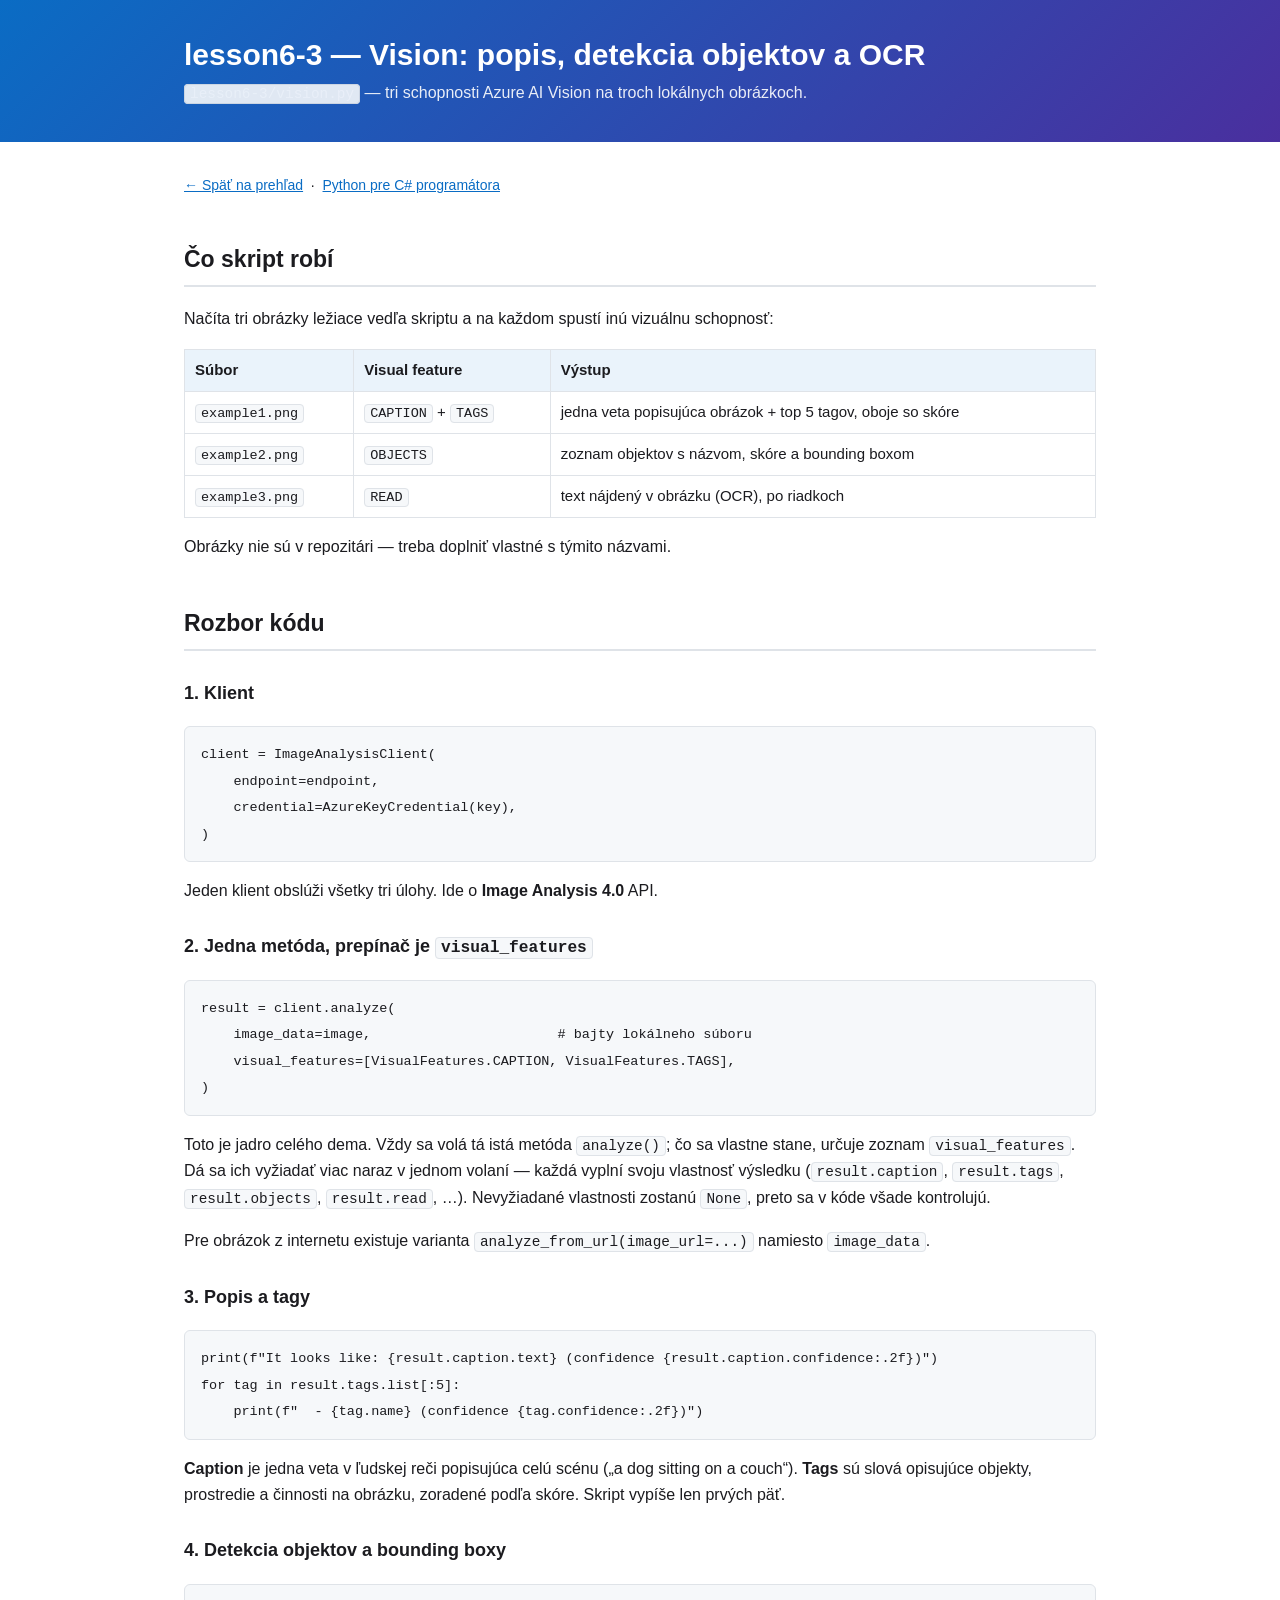
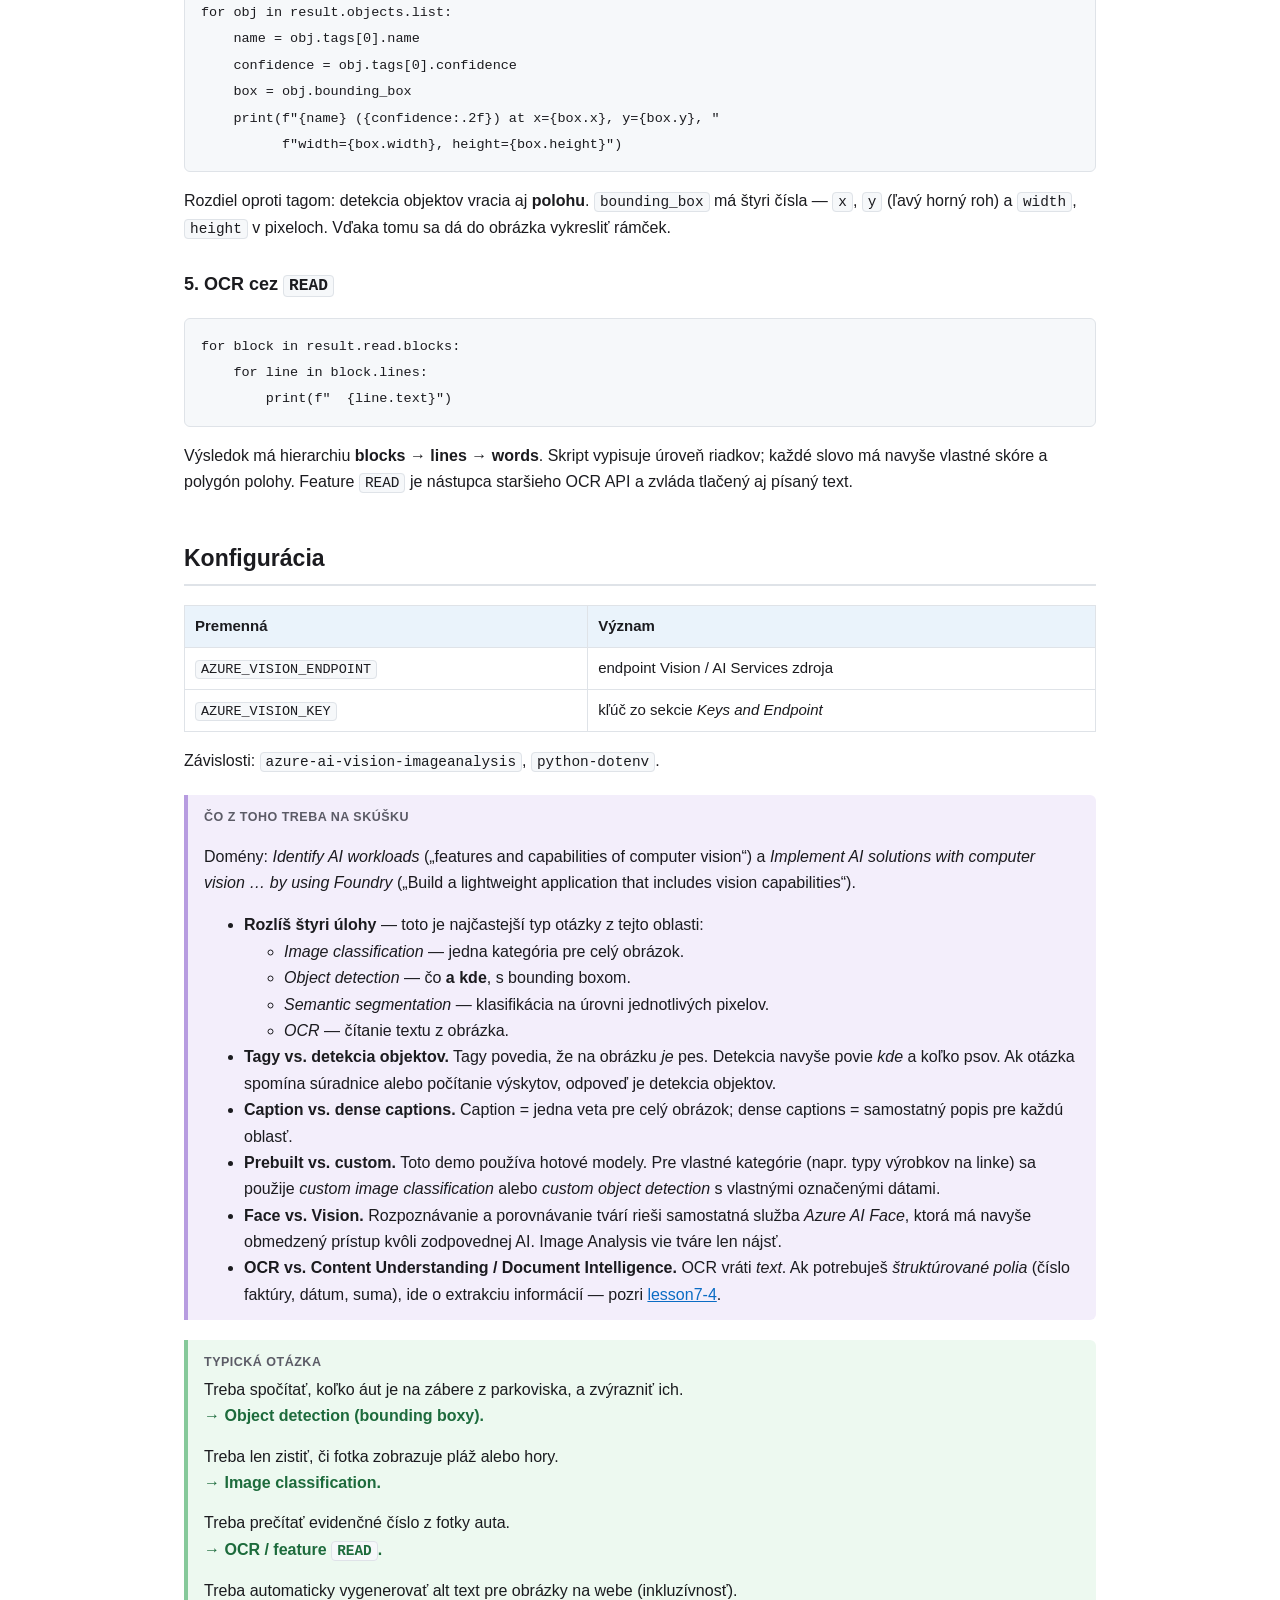
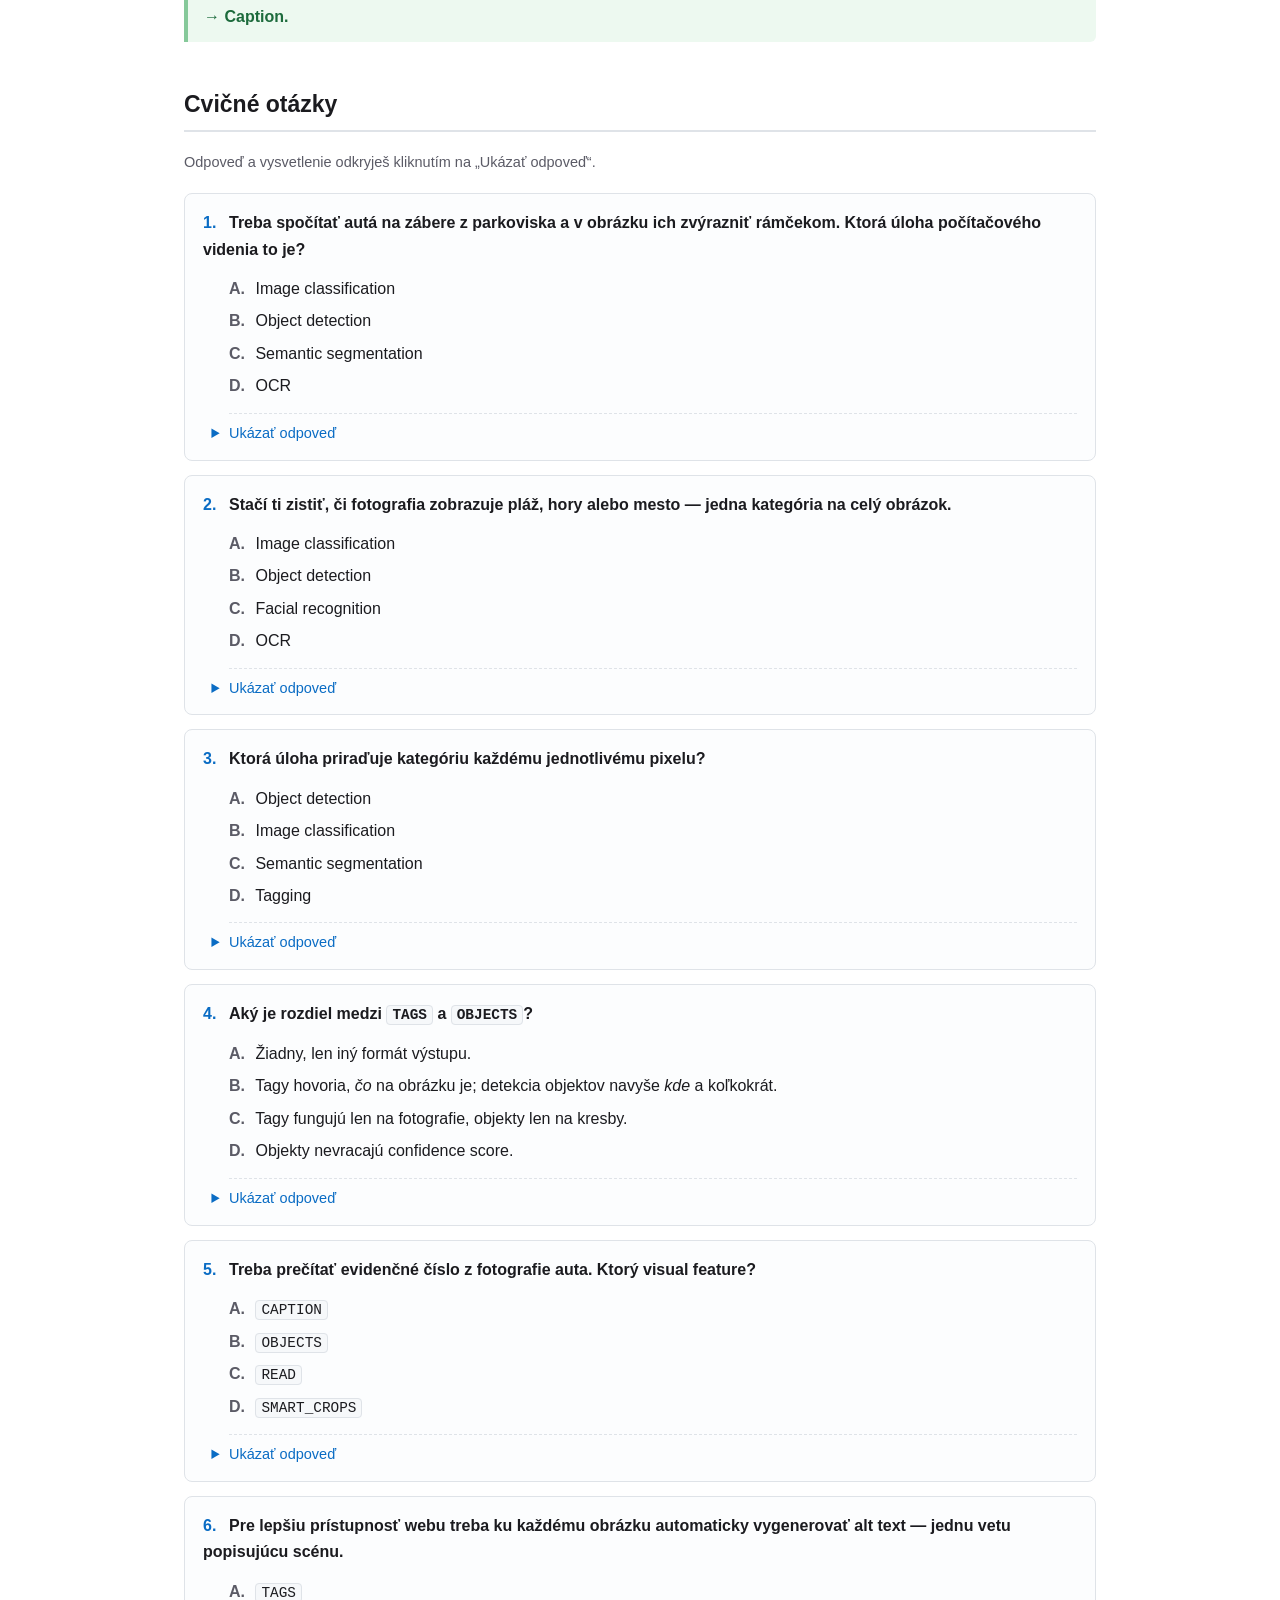
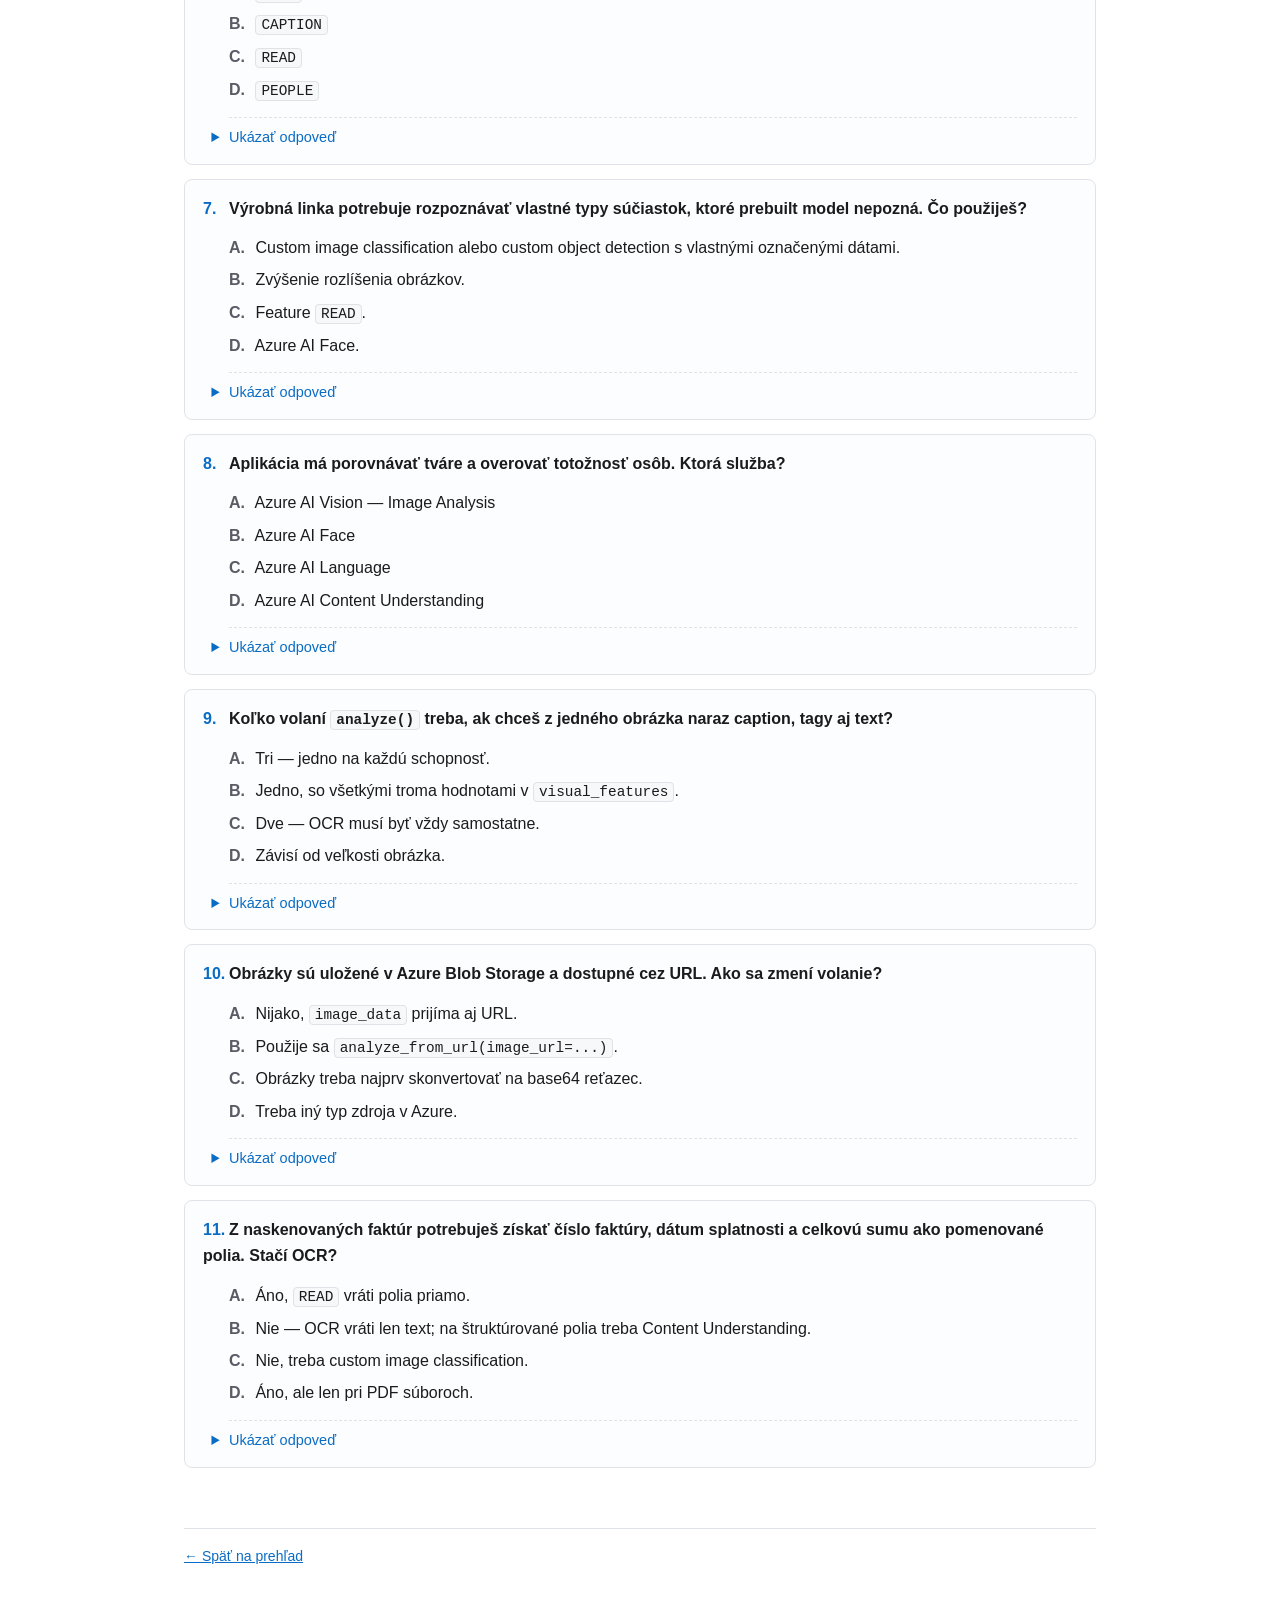
<file: docs/lesson6-3.html>
<!DOCTYPE html>
<html lang="sk">

<head>
    <meta charset="utf-8">
    <meta name="viewport" content="width=device-width, initial-scale=1">
    <title>lesson6-3 — Computer vision | AI-901</title>
    <link rel="stylesheet" href="style.css">
</head>

<body>
    <header class="page">
        <div class="wrap">
            <h1>lesson6-3 — Vision: popis, detekcia objektov a OCR</h1>
            <p><code>lesson6-3/vision.py</code> — tri schopnosti Azure AI Vision na troch lokálnych obrázkoch.</p>
        </div>
    </header>

    <div class="wrap">
        <nav class="crumbs"><a href="index.html">← Späť na prehľad</a> &nbsp;·&nbsp; <a
                href="python-pre-csharp.html">Python pre C# programátora</a></nav>

        <h2>Čo skript robí</h2>
        <p>
            Načíta tri obrázky ležiace vedľa skriptu a na každom spustí inú vizuálnu schopnosť:
        </p>
        <table>
            <thead>
                <tr>
                    <th>Súbor</th>
                    <th>Visual feature</th>
                    <th>Výstup</th>
                </tr>
            </thead>
            <tbody>
                <tr>
                    <td><code>example1.png</code></td>
                    <td><code>CAPTION</code> + <code>TAGS</code></td>
                    <td>jedna veta popisujúca obrázok + top 5 tagov, oboje so skóre</td>
                </tr>
                <tr>
                    <td><code>example2.png</code></td>
                    <td><code>OBJECTS</code></td>
                    <td>zoznam objektov s názvom, skóre a bounding boxom</td>
                </tr>
                <tr>
                    <td><code>example3.png</code></td>
                    <td><code>READ</code></td>
                    <td>text nájdený v obrázku (OCR), po riadkoch</td>
                </tr>
            </tbody>
        </table>
        <p>Obrázky nie sú v repozitári — treba doplniť vlastné s týmito názvami.</p>

        <h2>Rozbor kódu</h2>

        <h3>1. Klient</h3>
        <pre><code>client = ImageAnalysisClient(
    endpoint=endpoint,
    credential=AzureKeyCredential(key),
)</code></pre>
        <p>Jeden klient obslúži všetky tri úlohy. Ide o <strong>Image Analysis 4.0</strong> API.</p>

        <h3>2. Jedna metóda, prepínač je <code>visual_features</code></h3>
        <pre><code>result = client.analyze(
    image_data=image,                       # bajty lokálneho súboru
    visual_features=[VisualFeatures.CAPTION, VisualFeatures.TAGS],
)</code></pre>
        <p>
            Toto je jadro celého dema. Vždy sa volá tá istá metóda <code>analyze()</code>; čo sa vlastne stane,
            určuje zoznam <code>visual_features</code>. Dá sa ich vyžiadať viac naraz v jednom volaní — každá vyplní
            svoju vlastnosť výsledku (<code>result.caption</code>, <code>result.tags</code>, <code>result.objects</code>,
            <code>result.read</code>, …). Nevyžiadané vlastnosti zostanú <code>None</code>, preto sa v kóde všade
            kontrolujú.
        </p>
        <p>
            Pre obrázok z internetu existuje varianta <code>analyze_from_url(image_url=...)</code> namiesto
            <code>image_data</code>.
        </p>

        <h3>3. Popis a tagy</h3>
        <pre><code>print(f"It looks like: {result.caption.text} (confidence {result.caption.confidence:.2f})")
for tag in result.tags.list[:5]:
    print(f"  - {tag.name} (confidence {tag.confidence:.2f})")</code></pre>
        <p>
            <strong>Caption</strong> je jedna veta v ľudskej reči popisujúca celú scénu („a dog sitting on a
            couch“). <strong>Tags</strong> sú slová opisujúce objekty, prostredie a činnosti na obrázku, zoradené podľa
            skóre. Skript vypíše len prvých päť.
        </p>

        <h3>4. Detekcia objektov a bounding boxy</h3>
        <pre><code>for obj in result.objects.list:
    name = obj.tags[0].name
    confidence = obj.tags[0].confidence
    box = obj.bounding_box
    print(f"{name} ({confidence:.2f}) at x={box.x}, y={box.y}, "
          f"width={box.width}, height={box.height}")</code></pre>
        <p>
            Rozdiel oproti tagom: detekcia objektov vracia aj <strong>polohu</strong>. <code>bounding_box</code> má
            štyri čísla — <code>x</code>, <code>y</code> (ľavý horný roh) a <code>width</code>, <code>height</code>
            v pixeloch. Vďaka tomu sa dá do obrázka vykresliť rámček.
        </p>

        <h3>5. OCR cez <code>READ</code></h3>
        <pre><code>for block in result.read.blocks:
    for line in block.lines:
        print(f"  {line.text}")</code></pre>
        <p>
            Výsledok má hierarchiu <strong>blocks → lines → words</strong>. Skript vypisuje úroveň riadkov; každé
            slovo má navyše vlastné skóre a polygón polohy. Feature <code>READ</code> je nástupca staršieho OCR API
            a zvláda tlačený aj písaný text.
        </p>

        <h2>Konfigurácia</h2>
        <table>
            <thead>
                <tr>
                    <th>Premenná</th>
                    <th>Význam</th>
                </tr>
            </thead>
            <tbody>
                <tr>
                    <td><code>AZURE_VISION_ENDPOINT</code></td>
                    <td>endpoint Vision / AI Services zdroja</td>
                </tr>
                <tr>
                    <td><code>AZURE_VISION_KEY</code></td>
                    <td>kľúč zo sekcie <em>Keys and Endpoint</em></td>
                </tr>
            </tbody>
        </table>
        <p>Závislosti: <code>azure-ai-vision-imageanalysis</code>, <code>python-dotenv</code>.</p>

        <div class="box exam">
            <strong class="label">Čo z toho treba na skúšku</strong>
            <p>Domény: <em>Identify AI workloads</em> („features and capabilities of computer vision“) a
                <em>Implement AI solutions with computer vision … by using Foundry</em> („Build a lightweight
                application that includes vision capabilities“).</p>
            <ul>
                <li><strong>Rozlíš štyri úlohy</strong> — toto je najčastejší typ otázky z tejto oblasti:
                    <ul>
                        <li><em>Image classification</em> — jedna kategória pre celý obrázok.</li>
                        <li><em>Object detection</em> — čo <strong>a kde</strong>, s bounding boxom.</li>
                        <li><em>Semantic segmentation</em> — klasifikácia na úrovni jednotlivých pixelov.</li>
                        <li><em>OCR</em> — čítanie textu z obrázka.</li>
                    </ul>
                </li>
                <li><strong>Tagy vs. detekcia objektov.</strong> Tagy povedia, že na obrázku <em>je</em> pes. Detekcia
                    navyše povie <em>kde</em> a koľko psov. Ak otázka spomína súradnice alebo počítanie výskytov,
                    odpoveď je detekcia objektov.</li>
                <li><strong>Caption vs. dense captions.</strong> Caption = jedna veta pre celý obrázok; dense captions =
                    samostatný popis pre každú oblasť.</li>
                <li><strong>Prebuilt vs. custom.</strong> Toto demo používa hotové modely. Pre vlastné kategórie
                    (napr. typy výrobkov na linke) sa použije <em>custom image classification</em> alebo <em>custom
                        object detection</em> s vlastnými označenými dátami.</li>
                <li><strong>Face vs. Vision.</strong> Rozpoznávanie a porovnávanie tvárí rieši samostatná služba
                    <em>Azure AI Face</em>, ktorá má navyše obmedzený prístup kvôli zodpovednej AI. Image Analysis
                    vie tváre len nájsť.
                </li>
                <li><strong>OCR vs. Content Understanding / Document Intelligence.</strong> OCR vráti <em>text</em>.
                    Ak potrebuješ <em>štruktúrované polia</em> (číslo faktúry, dátum, suma), ide o extrakciu informácií
                    — pozri <a href="lesson7-4.html">lesson7-4</a>.</li>
            </ul>
        </div>

        <div class="box ok">
            <strong class="label">Typická otázka</strong>
            <p class="q">Treba spočítať, koľko áut je na zábere z parkoviska, a zvýrazniť ich.
                <br><span class="a">→ Object detection (bounding boxy).</span>
            </p>
            <p class="q">Treba len zistiť, či fotka zobrazuje pláž alebo hory.
                <br><span class="a">→ Image classification.</span>
            </p>
            <p class="q">Treba prečítať evidenčné číslo z fotky auta.
                <br><span class="a">→ OCR / feature <code>READ</code>.</span>
            </p>
            <p class="q">Treba automaticky vygenerovať alt text pre obrázky na webe (inkluzívnosť).
                <br><span class="a">→ Caption.</span>
            </p>
        </div>

        <h2>Cvičné otázky</h2>
        <p class="quiz-hint">Odpoveď a vysvetlenie odkryješ kliknutím na „Ukázať odpoveď“.</p>
        <ol class="quiz">

            <li>
                <p class="qtext">Treba spočítať autá na zábere z parkoviska a v obrázku ich zvýrazniť rámčekom. Ktorá
                    úloha počítačového videnia to je?</p>
                <ul class="choices">
                    <li><b>A.</b> Image classification</li>
                    <li><b>B.</b> Object detection</li>
                    <li><b>C.</b> Semantic segmentation</li>
                    <li><b>D.</b> OCR</li>
                </ul>
                <details>
                    <summary>Ukázať odpoveď</summary>
                    <p><span class="correct">B.</span> Detekcia objektov vracia <em>čo aj kde</em> — bounding box so
                        súradnicami <code>x</code>, <code>y</code>, <code>width</code>, <code>height</code>. Ak otázka
                        spomína súradnice, rámčeky alebo počítanie výskytov, odpoveď je vždy detekcia objektov.</p>
                </details>
            </li>

            <li>
                <p class="qtext">Stačí ti zistiť, či fotografia zobrazuje pláž, hory alebo mesto — jedna kategória na
                    celý obrázok.</p>
                <ul class="choices">
                    <li><b>A.</b> Image classification</li>
                    <li><b>B.</b> Object detection</li>
                    <li><b>C.</b> Facial recognition</li>
                    <li><b>D.</b> OCR</li>
                </ul>
                <details>
                    <summary>Ukázať odpoveď</summary>
                    <p><span class="correct">A.</span> Klasifikácia priradí obrázku ako celku jednu (alebo viac)
                        kategórií, bez informácie o polohe.</p>
                </details>
            </li>

            <li>
                <p class="qtext">Ktorá úloha priraďuje kategóriu <strong>každému jednotlivému pixelu</strong>?</p>
                <ul class="choices">
                    <li><b>A.</b> Object detection</li>
                    <li><b>B.</b> Image classification</li>
                    <li><b>C.</b> Semantic segmentation</li>
                    <li><b>D.</b> Tagging</li>
                </ul>
                <details>
                    <summary>Ukázať odpoveď</summary>
                    <p><span class="correct">C.</span> Segmentácia je najjemnejšia granularita — používa sa napr.
                        v medicínskom zobrazovaní alebo pri autonómnom riadení.</p>
                </details>
            </li>

            <li>
                <p class="qtext">Aký je rozdiel medzi <code>TAGS</code> a <code>OBJECTS</code>?</p>
                <ul class="choices">
                    <li><b>A.</b> Žiadny, len iný formát výstupu.</li>
                    <li><b>B.</b> Tagy hovoria, <em>čo</em> na obrázku je; detekcia objektov navyše <em>kde</em> a
                        koľkokrát.</li>
                    <li><b>C.</b> Tagy fungujú len na fotografie, objekty len na kresby.</li>
                    <li><b>D.</b> Objekty nevracajú confidence score.</li>
                </ul>
                <details>
                    <summary>Ukázať odpoveď</summary>
                    <p><span class="correct">B.</span> Tag „dog“ znamená „na obrázku je pes“. Detekcia vráti bounding
                        box pre každého psa zvlášť, takže sa dajú spočítať aj lokalizovať.</p>
                </details>
            </li>

            <li>
                <p class="qtext">Treba prečítať evidenčné číslo z fotografie auta. Ktorý visual feature?</p>
                <ul class="choices">
                    <li><b>A.</b> <code>CAPTION</code></li>
                    <li><b>B.</b> <code>OBJECTS</code></li>
                    <li><b>C.</b> <code>READ</code></li>
                    <li><b>D.</b> <code>SMART_CROPS</code></li>
                </ul>
                <details>
                    <summary>Ukázať odpoveď</summary>
                    <p><span class="correct">C.</span> <code>READ</code> je OCR — nástupca staršieho OCR API, zvláda
                        tlačený aj rukou písaný text. Výsledok má hierarchiu blocks → lines → words.</p>
                </details>
            </li>

            <li>
                <p class="qtext">Pre lepšiu prístupnosť webu treba ku každému obrázku automaticky vygenerovať alt text
                    — jednu vetu popisujúcu scénu.</p>
                <ul class="choices">
                    <li><b>A.</b> <code>TAGS</code></li>
                    <li><b>B.</b> <code>CAPTION</code></li>
                    <li><b>C.</b> <code>READ</code></li>
                    <li><b>D.</b> <code>PEOPLE</code></li>
                </ul>
                <details>
                    <summary>Ukázať odpoveď</summary>
                    <p><span class="correct">B.</span> Caption je jedna veta v ľudskej reči pre celý obrázok. Dense
                        captions by vrátili samostatný popis pre každú oblasť. Toto je zároveň učebnicový príklad
                        princípu <em>inclusiveness</em> zo zodpovednej AI.</p>
                </details>
            </li>

            <li>
                <p class="qtext">Výrobná linka potrebuje rozpoznávať vlastné typy súčiastok, ktoré prebuilt model
                    nepozná. Čo použiješ?</p>
                <ul class="choices">
                    <li><b>A.</b> Custom image classification alebo custom object detection s vlastnými označenými
                        dátami.</li>
                    <li><b>B.</b> Zvýšenie rozlíšenia obrázkov.</li>
                    <li><b>C.</b> Feature <code>READ</code>.</li>
                    <li><b>D.</b> Azure AI Face.</li>
                </ul>
                <details>
                    <summary>Ukázať odpoveď</summary>
                    <p><span class="correct">A.</span> Prebuilt modely poznajú bežné objekty. Pre doménovo špecifické
                        kategórie treba vlastný model natrénovaný na označených dátach.</p>
                </details>
            </li>

            <li>
                <p class="qtext">Aplikácia má porovnávať tváre a overovať totožnosť osôb. Ktorá služba?</p>
                <ul class="choices">
                    <li><b>A.</b> Azure AI Vision — Image Analysis</li>
                    <li><b>B.</b> Azure AI Face</li>
                    <li><b>C.</b> Azure AI Language</li>
                    <li><b>D.</b> Azure AI Content Understanding</li>
                </ul>
                <details>
                    <summary>Ukázať odpoveď</summary>
                    <p><span class="correct">B.</span> Image Analysis vie tváre len <em>nájsť</em>. Rozpoznávanie
                        a porovnávanie identity rieši samostatná služba Face, ktorá má navyše <strong>obmedzený
                            prístup</strong> (Limited Access) kvôli princípom zodpovednej AI.</p>
                </details>
            </li>

            <li>
                <p class="qtext">Koľko volaní <code>analyze()</code> treba, ak chceš z jedného obrázka naraz caption,
                    tagy aj text?</p>
                <ul class="choices">
                    <li><b>A.</b> Tri — jedno na každú schopnosť.</li>
                    <li><b>B.</b> Jedno, so všetkými troma hodnotami v <code>visual_features</code>.</li>
                    <li><b>C.</b> Dve — OCR musí byť vždy samostatne.</li>
                    <li><b>D.</b> Závisí od veľkosti obrázka.</li>
                </ul>
                <details>
                    <summary>Ukázať odpoveď</summary>
                    <p><span class="correct">B.</span> <code>visual_features</code> je zoznam. Každá vyžiadaná
                        schopnosť vyplní svoju vlastnosť výsledku; nevyžiadané zostanú <code>None</code>, preto ich
                        kód kontroluje.</p>
                </details>
            </li>

            <li>
                <p class="qtext">Obrázky sú uložené v Azure Blob Storage a dostupné cez URL. Ako sa zmení volanie?</p>
                <ul class="choices">
                    <li><b>A.</b> Nijako, <code>image_data</code> prijíma aj URL.</li>
                    <li><b>B.</b> Použije sa <code>analyze_from_url(image_url=...)</code>.</li>
                    <li><b>C.</b> Obrázky treba najprv skonvertovať na base64 reťazec.</li>
                    <li><b>D.</b> Treba iný typ zdroja v Azure.</li>
                </ul>
                <details>
                    <summary>Ukázať odpoveď</summary>
                    <p><span class="correct">B.</span> SDK ponúka dve varianty: bajty lokálneho súboru
                        (<code>image_data</code>) alebo verejne dostupnú URL.</p>
                </details>
            </li>

            <li>
                <p class="qtext">Z naskenovaných faktúr potrebuješ získať <strong>číslo faktúry, dátum splatnosti
                        a celkovú sumu</strong> ako pomenované polia. Stačí OCR?</p>
                <ul class="choices">
                    <li><b>A.</b> Áno, <code>READ</code> vráti polia priamo.</li>
                    <li><b>B.</b> Nie — OCR vráti len text; na štruktúrované polia treba Content Understanding.</li>
                    <li><b>C.</b> Nie, treba custom image classification.</li>
                    <li><b>D.</b> Áno, ale len pri PDF súboroch.</li>
                </ul>
                <details>
                    <summary>Ukázať odpoveď</summary>
                    <p><span class="correct">B.</span> Toto je hranica medzi dvoma službami a častý zdroj zámeny —
                        pozri <a href="lesson7-4.html">lesson7-4</a>.</p>
                </details>
            </li>

        </ol>

        <footer class="page"><a href="index.html">← Späť na prehľad</a></footer>
    </div>
</body>

</html>
</file>
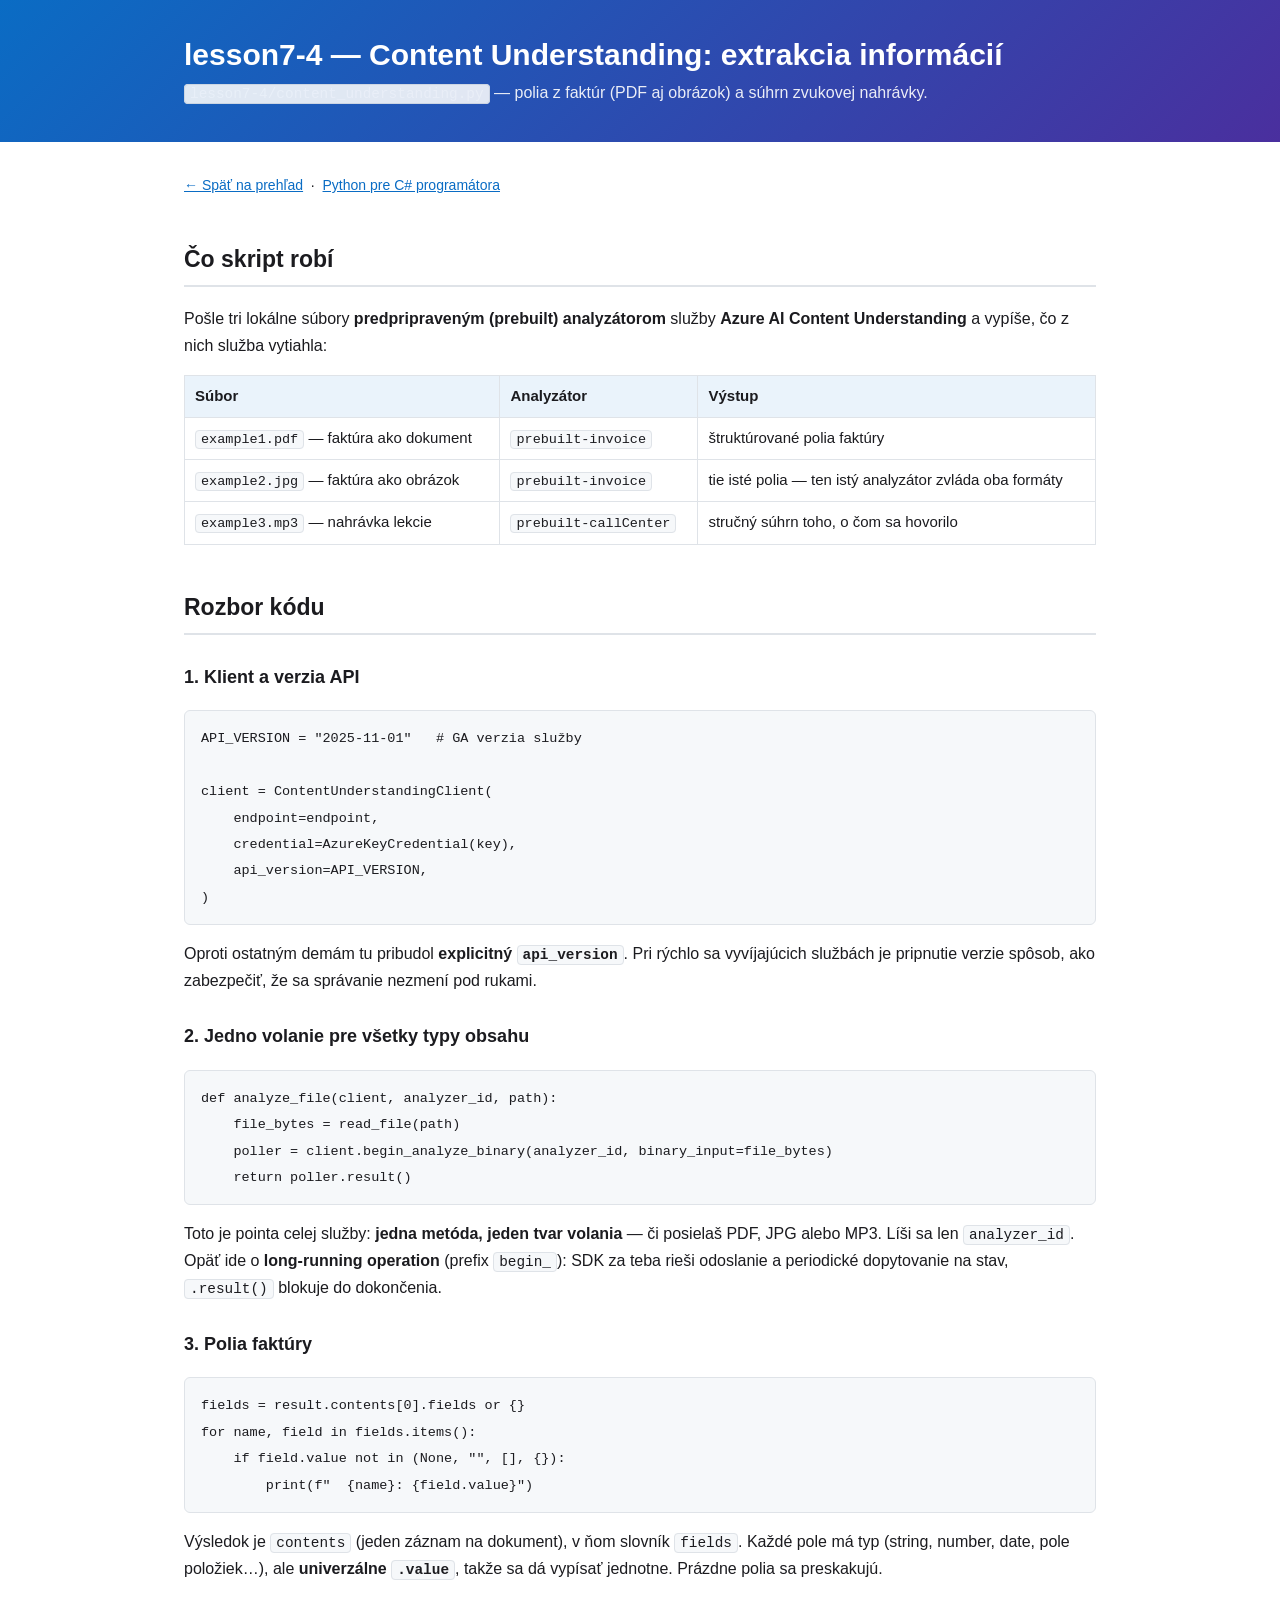
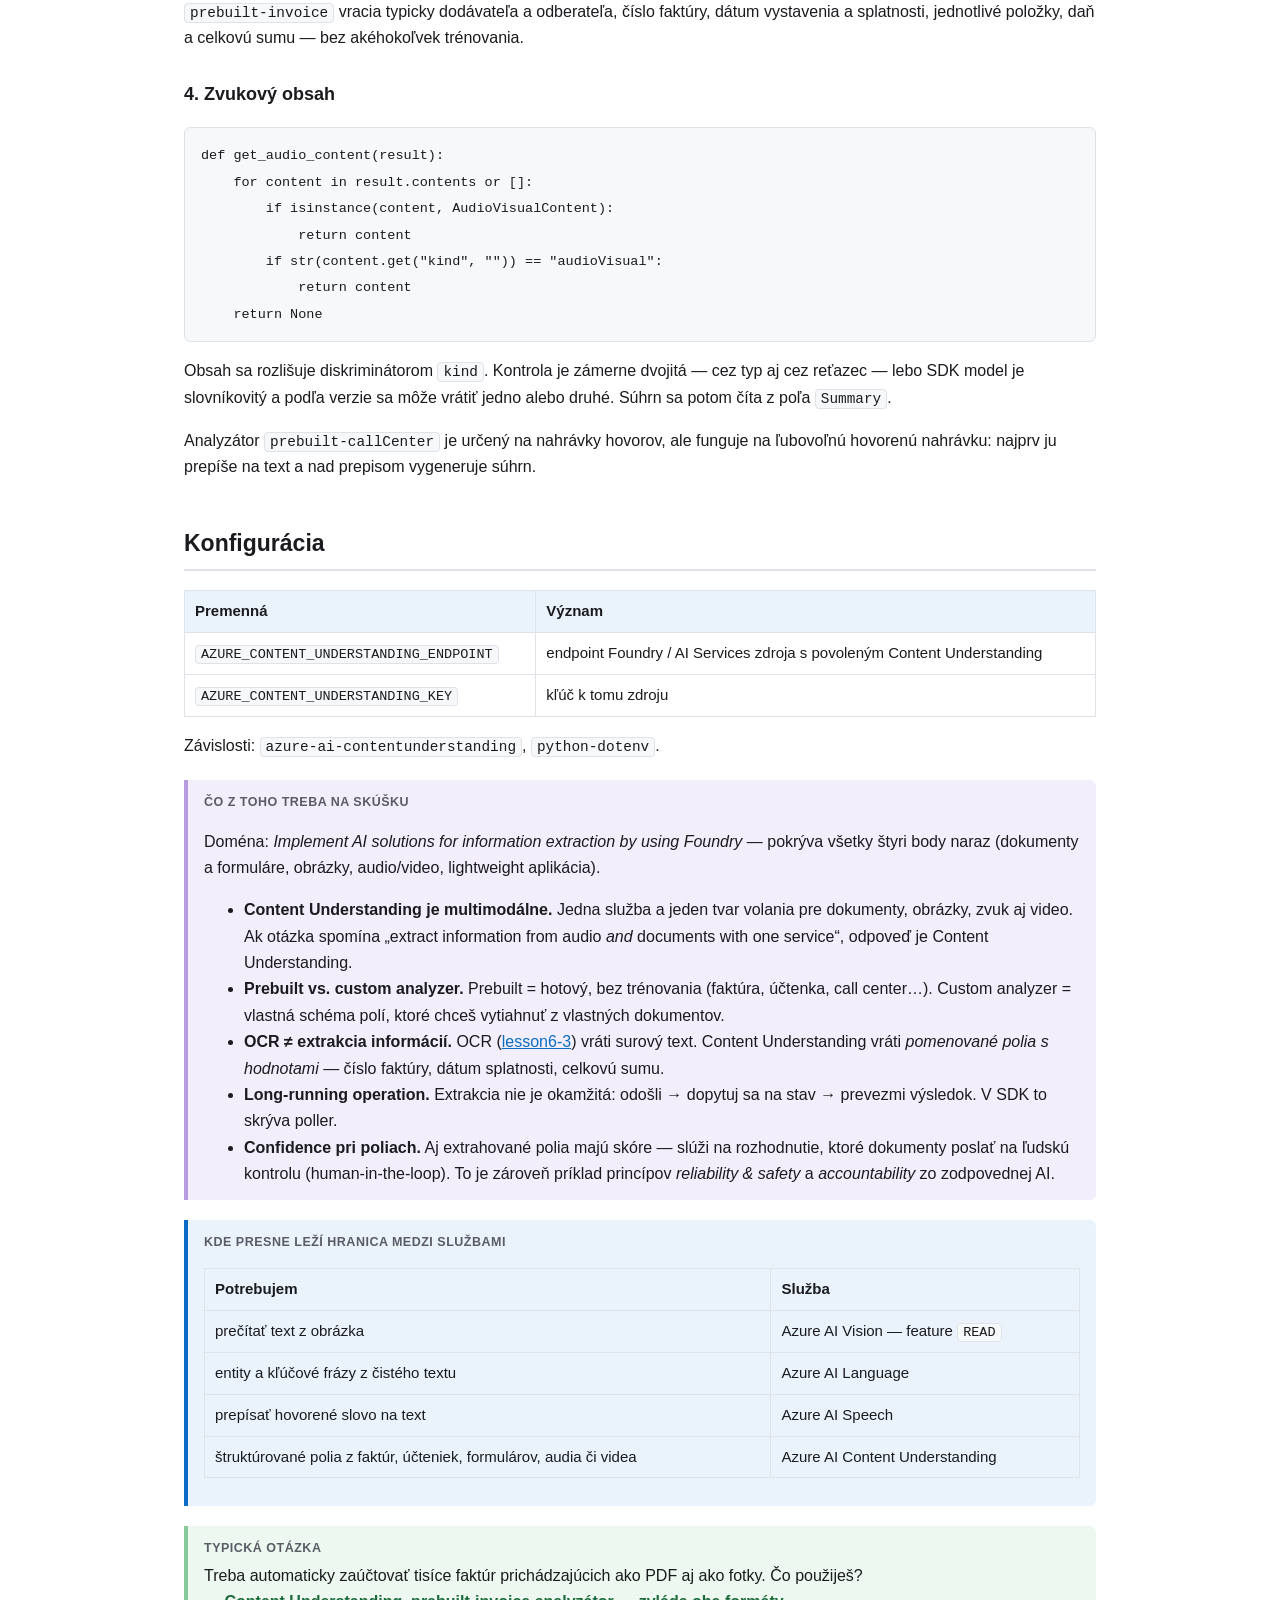
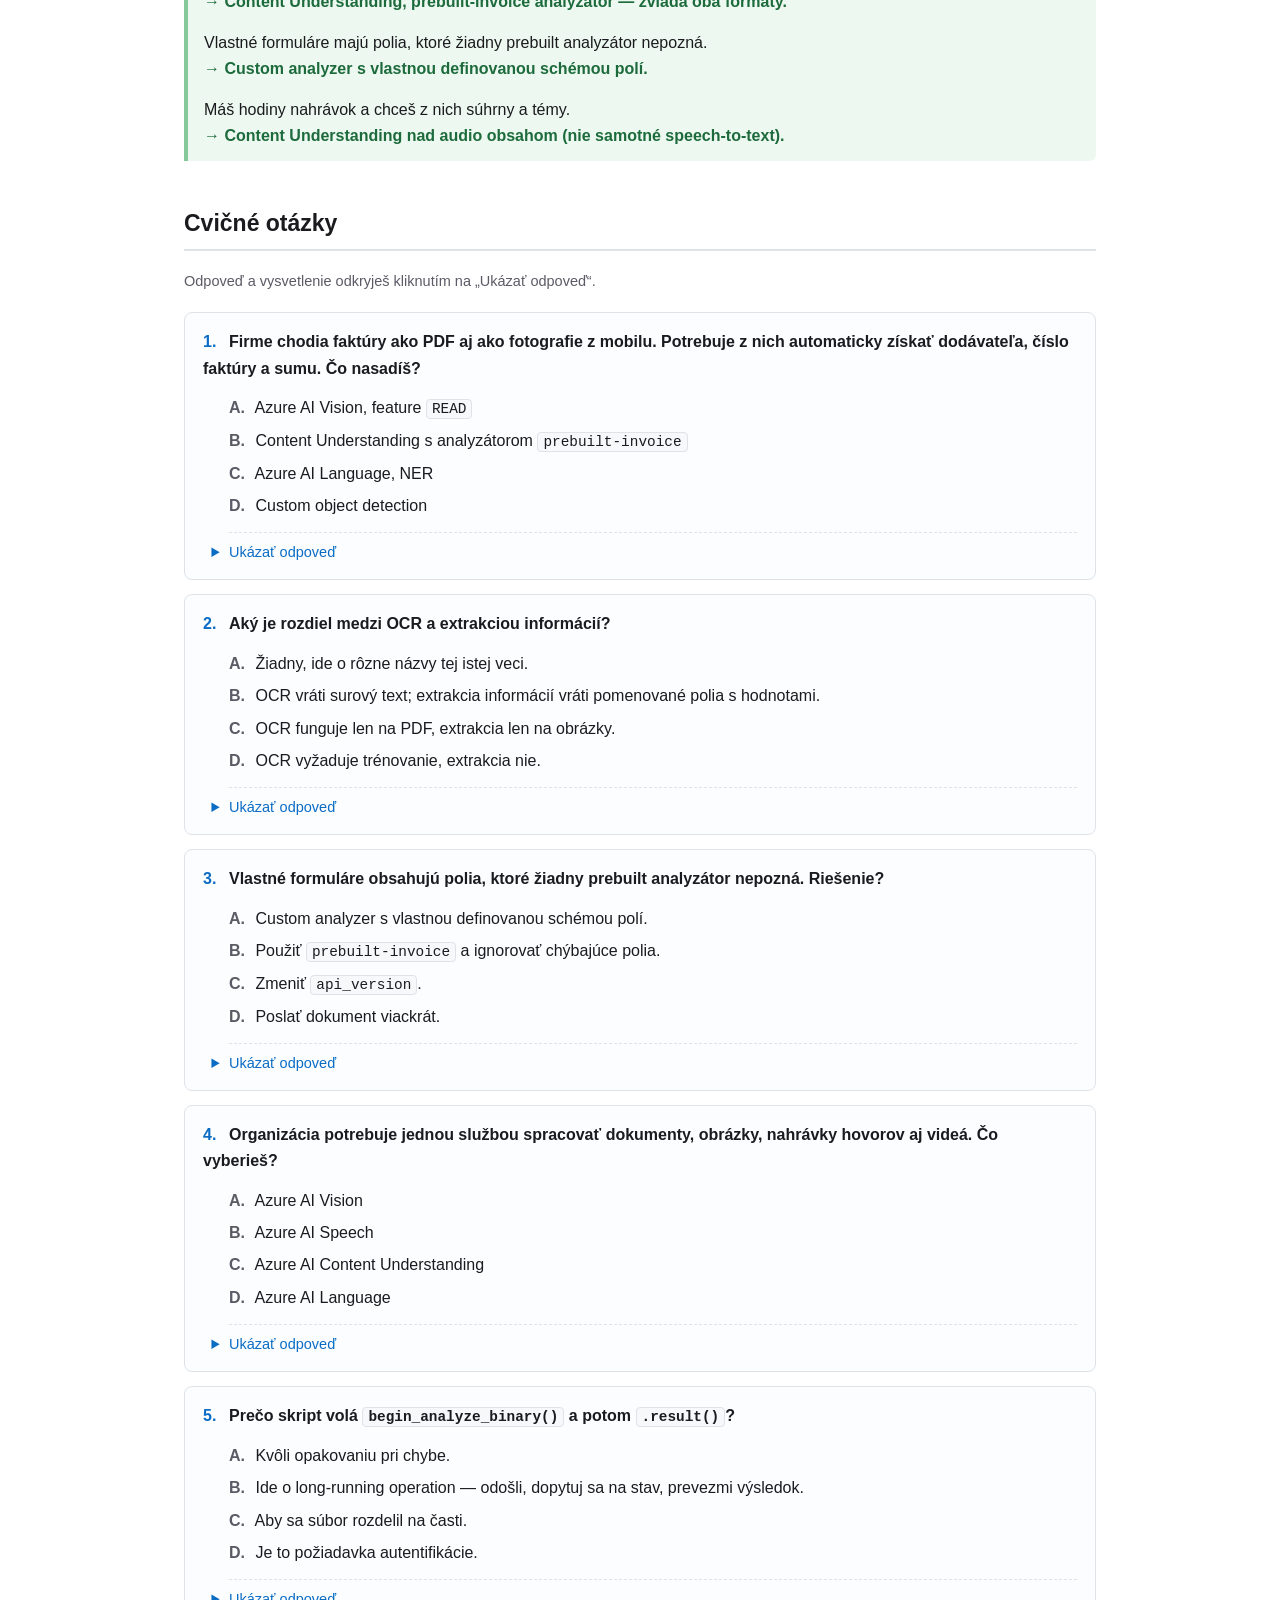
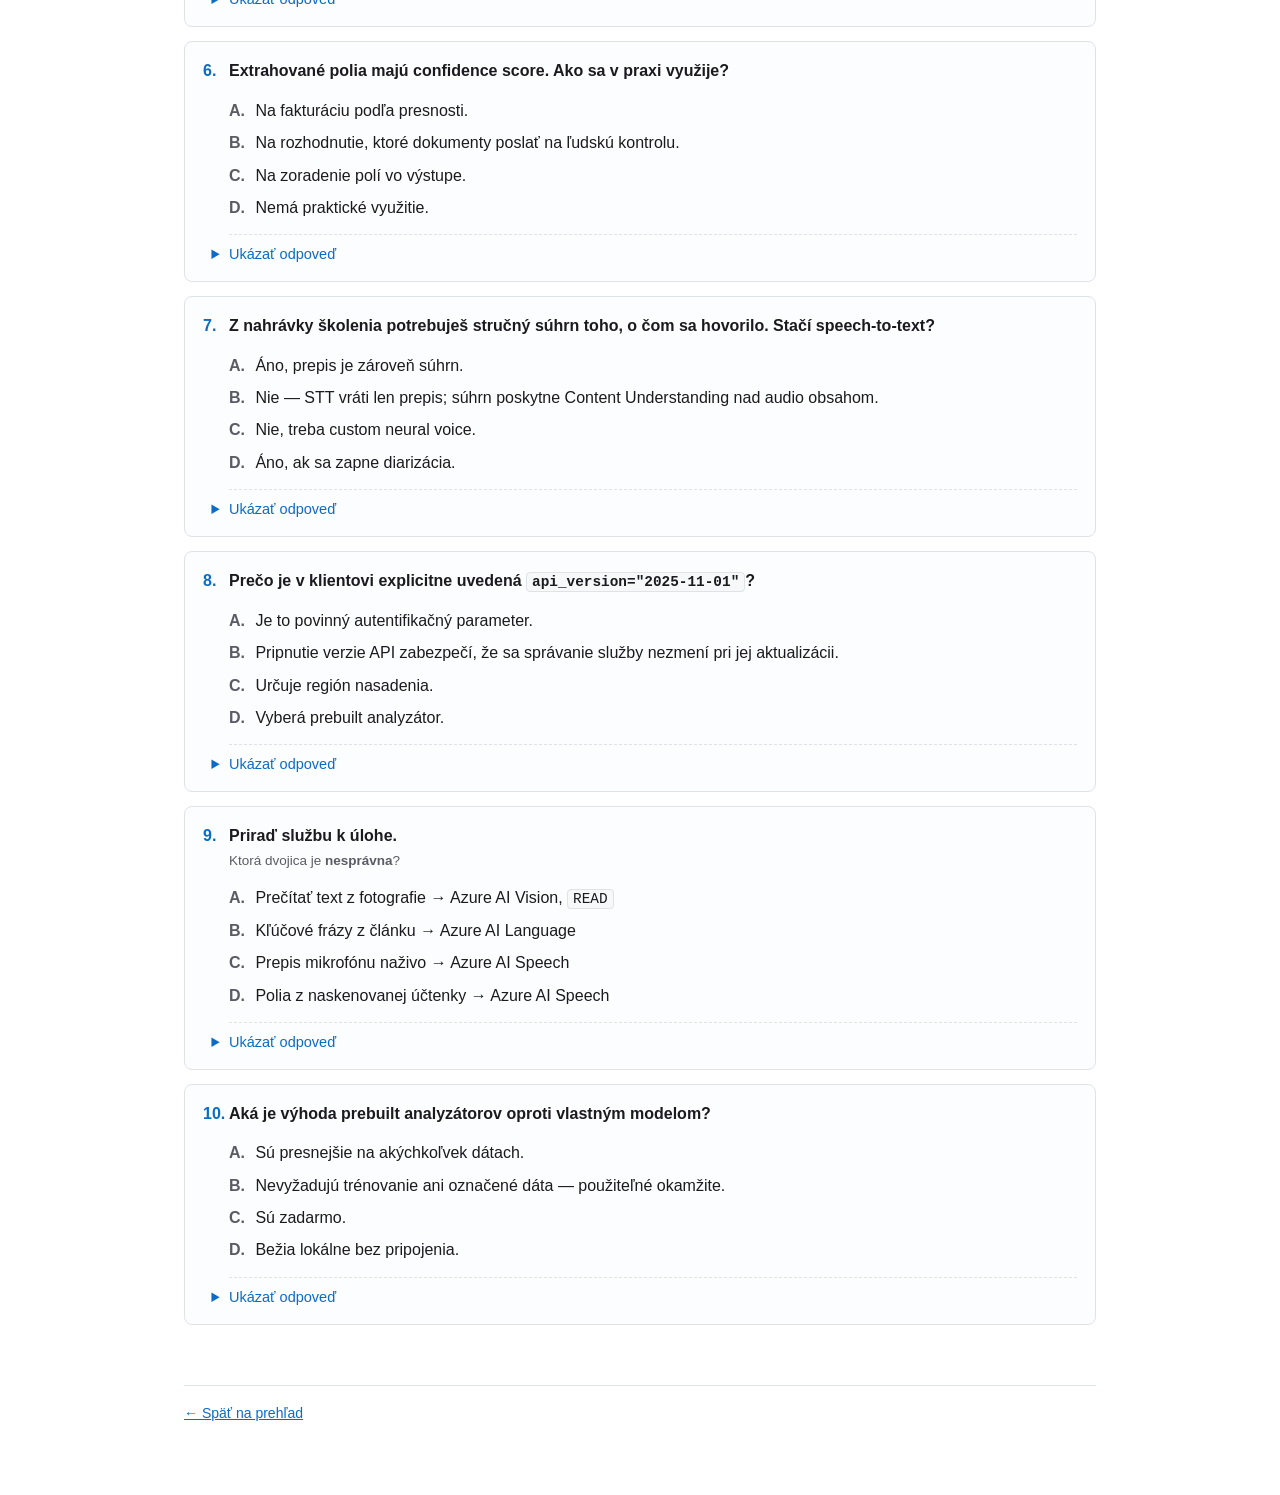
<file: docs/lesson7-4.html>
<!DOCTYPE html>
<html lang="sk">

<head>
    <meta charset="utf-8">
    <meta name="viewport" content="width=device-width, initial-scale=1">
    <title>lesson7-4 — Content Understanding | AI-901</title>
    <link rel="stylesheet" href="style.css">
</head>

<body>
    <header class="page">
        <div class="wrap">
            <h1>lesson7-4 — Content Understanding: extrakcia informácií</h1>
            <p><code>lesson7-4/content_understanding.py</code> — polia z faktúr (PDF aj obrázok) a súhrn zvukovej
                nahrávky.</p>
        </div>
    </header>

    <div class="wrap">
        <nav class="crumbs"><a href="index.html">← Späť na prehľad</a> &nbsp;·&nbsp; <a
                href="python-pre-csharp.html">Python pre C# programátora</a></nav>

        <h2>Čo skript robí</h2>
        <p>
            Pošle tri lokálne súbory <strong>predpripraveným (prebuilt) analyzátorom</strong> služby
            <strong>Azure AI Content Understanding</strong> a vypíše, čo z nich služba vytiahla:
        </p>
        <table>
            <thead>
                <tr>
                    <th>Súbor</th>
                    <th>Analyzátor</th>
                    <th>Výstup</th>
                </tr>
            </thead>
            <tbody>
                <tr>
                    <td><code>example1.pdf</code> — faktúra ako dokument</td>
                    <td><code>prebuilt-invoice</code></td>
                    <td>štruktúrované polia faktúry</td>
                </tr>
                <tr>
                    <td><code>example2.jpg</code> — faktúra ako obrázok</td>
                    <td><code>prebuilt-invoice</code></td>
                    <td>tie isté polia — ten istý analyzátor zvláda oba formáty</td>
                </tr>
                <tr>
                    <td><code>example3.mp3</code> — nahrávka lekcie</td>
                    <td><code>prebuilt-callCenter</code></td>
                    <td>stručný súhrn toho, o čom sa hovorilo</td>
                </tr>
            </tbody>
        </table>

        <h2>Rozbor kódu</h2>

        <h3>1. Klient a verzia API</h3>
        <pre><code>API_VERSION = "2025-11-01"   # GA verzia služby

client = ContentUnderstandingClient(
    endpoint=endpoint,
    credential=AzureKeyCredential(key),
    api_version=API_VERSION,
)</code></pre>
        <p>
            Oproti ostatným demám tu pribudol <strong>explicitný <code>api_version</code></strong>. Pri rýchlo sa
            vyvíjajúcich službách je pripnutie verzie spôsob, ako zabezpečiť, že sa správanie nezmení pod rukami.
        </p>

        <h3>2. Jedno volanie pre všetky typy obsahu</h3>
        <pre><code>def analyze_file(client, analyzer_id, path):
    file_bytes = read_file(path)
    poller = client.begin_analyze_binary(analyzer_id, binary_input=file_bytes)
    return poller.result()</code></pre>
        <p>
            Toto je pointa celej služby: <strong>jedna metóda, jeden tvar volania</strong> — či posielaš PDF, JPG
            alebo MP3. Líši sa len <code>analyzer_id</code>. Opäť ide o <strong>long-running operation</strong>
            (prefix <code>begin_</code>): SDK za teba rieši odoslanie a periodické dopytovanie na stav,
            <code>.result()</code> blokuje do dokončenia.
        </p>

        <h3>3. Polia faktúry</h3>
        <pre><code>fields = result.contents[0].fields or {}
for name, field in fields.items():
    if field.value not in (None, "", [], {}):
        print(f"  {name}: {field.value}")</code></pre>
        <p>
            Výsledok je <code>contents</code> (jeden záznam na dokument), v ňom slovník <code>fields</code>. Každé pole
            má typ (string, number, date, pole položiek…), ale <strong>univerzálne <code>.value</code></strong>, takže
            sa dá vypísať jednotne. Prázdne polia sa preskakujú.
        </p>
        <p>
            <code>prebuilt-invoice</code> vracia typicky dodávateľa a odberateľa, číslo faktúry, dátum vystavenia
            a splatnosti, jednotlivé položky, daň a celkovú sumu — bez akéhokoľvek trénovania.
        </p>

        <h3>4. Zvukový obsah</h3>
        <pre><code>def get_audio_content(result):
    for content in result.contents or []:
        if isinstance(content, AudioVisualContent):
            return content
        if str(content.get("kind", "")) == "audioVisual":
            return content
    return None</code></pre>
        <p>
            Obsah sa rozlišuje diskriminátorom <code>kind</code>. Kontrola je zámerne dvojitá — cez typ aj cez reťazec
            — lebo SDK model je slovníkovitý a podľa verzie sa môže vrátiť jedno alebo druhé. Súhrn sa potom číta
            z poľa <code>Summary</code>.
        </p>
        <p>
            Analyzátor <code>prebuilt-callCenter</code> je určený na nahrávky hovorov, ale funguje na ľubovoľnú
            hovorenú nahrávku: najprv ju prepíše na text a nad prepisom vygeneruje súhrn.
        </p>

        <h2>Konfigurácia</h2>
        <table>
            <thead>
                <tr>
                    <th>Premenná</th>
                    <th>Význam</th>
                </tr>
            </thead>
            <tbody>
                <tr>
                    <td><code>AZURE_CONTENT_UNDERSTANDING_ENDPOINT</code></td>
                    <td>endpoint Foundry / AI Services zdroja s povoleným Content Understanding</td>
                </tr>
                <tr>
                    <td><code>AZURE_CONTENT_UNDERSTANDING_KEY</code></td>
                    <td>kľúč k tomu zdroju</td>
                </tr>
            </tbody>
        </table>
        <p>Závislosti: <code>azure-ai-contentunderstanding</code>, <code>python-dotenv</code>.</p>

        <div class="box exam">
            <strong class="label">Čo z toho treba na skúšku</strong>
            <p>Doména: <em>Implement AI solutions for information extraction by using Foundry</em> — pokrýva všetky
                štyri body naraz (dokumenty a formuláre, obrázky, audio/video, lightweight aplikácia).</p>
            <ul>
                <li><strong>Content Understanding je multimodálne.</strong> Jedna služba a jeden tvar volania pre
                    dokumenty, obrázky, zvuk aj video. Ak otázka spomína „extract information from audio <em>and</em>
                    documents with one service“, odpoveď je Content Understanding.</li>
                <li><strong>Prebuilt vs. custom analyzer.</strong> Prebuilt = hotový, bez trénovania (faktúra, účtenka,
                    call center…). Custom analyzer = vlastná schéma polí, ktoré chceš vytiahnuť z vlastných
                    dokumentov.</li>
                <li><strong>OCR ≠ extrakcia informácií.</strong> OCR (<a href="lesson6-3.html">lesson6-3</a>) vráti
                    surový text. Content Understanding vráti <em>pomenované polia s hodnotami</em> — číslo faktúry,
                    dátum splatnosti, celkovú sumu.</li>
                <li><strong>Long-running operation.</strong> Extrakcia nie je okamžitá: odošli → dopytuj sa na stav →
                    prevezmi výsledok. V SDK to skrýva poller.</li>
                <li><strong>Confidence pri poliach.</strong> Aj extrahované polia majú skóre — slúži na rozhodnutie,
                    ktoré dokumenty poslať na ľudskú kontrolu (human-in-the-loop). To je zároveň príklad princípov
                    <em>reliability &amp; safety</em> a <em>accountability</em> zo zodpovednej AI.</li>
            </ul>
        </div>

        <div class="box">
            <strong class="label">Kde presne leží hranica medzi službami</strong>
            <table>
                <thead>
                    <tr>
                        <th>Potrebujem</th>
                        <th>Služba</th>
                    </tr>
                </thead>
                <tbody>
                    <tr>
                        <td>prečítať text z obrázka</td>
                        <td>Azure AI Vision — feature <code>READ</code></td>
                    </tr>
                    <tr>
                        <td>entity a kľúčové frázy z čistého textu</td>
                        <td>Azure AI Language</td>
                    </tr>
                    <tr>
                        <td>prepísať hovorené slovo na text</td>
                        <td>Azure AI Speech</td>
                    </tr>
                    <tr>
                        <td>štruktúrované polia z faktúr, účteniek, formulárov, audia či videa</td>
                        <td>Azure AI Content Understanding</td>
                    </tr>
                </tbody>
            </table>
        </div>

        <div class="box ok">
            <strong class="label">Typická otázka</strong>
            <p class="q">Treba automaticky zaúčtovať tisíce faktúr prichádzajúcich ako PDF aj ako fotky. Čo použiješ?
                <br><span class="a">→ Content Understanding, prebuilt-invoice analyzátor — zvláda oba formáty.</span>
            </p>
            <p class="q">Vlastné formuláre majú polia, ktoré žiadny prebuilt analyzátor nepozná.
                <br><span class="a">→ Custom analyzer s vlastnou definovanou schémou polí.</span>
            </p>
            <p class="q">Máš hodiny nahrávok a chceš z nich súhrny a témy.
                <br><span class="a">→ Content Understanding nad audio obsahom (nie samotné speech-to-text).</span>
            </p>
        </div>

        <h2>Cvičné otázky</h2>
        <p class="quiz-hint">Odpoveď a vysvetlenie odkryješ kliknutím na „Ukázať odpoveď“.</p>
        <ol class="quiz">

            <li>
                <p class="qtext">Firme chodia faktúry ako PDF aj ako fotografie z mobilu. Potrebuje z nich
                    automaticky získať dodávateľa, číslo faktúry a sumu. Čo nasadíš?</p>
                <ul class="choices">
                    <li><b>A.</b> Azure AI Vision, feature <code>READ</code></li>
                    <li><b>B.</b> Content Understanding s analyzátorom <code>prebuilt-invoice</code></li>
                    <li><b>C.</b> Azure AI Language, NER</li>
                    <li><b>D.</b> Custom object detection</li>
                </ul>
                <details>
                    <summary>Ukázať odpoveď</summary>
                    <p><span class="correct">B.</span> Ten istý prebuilt analyzátor zvláda PDF aj obrázok a vracia
                        <strong>pomenované polia</strong>, nie surový text.</p>
                </details>
            </li>

            <li>
                <p class="qtext">Aký je rozdiel medzi OCR a extrakciou informácií?</p>
                <ul class="choices">
                    <li><b>A.</b> Žiadny, ide o rôzne názvy tej istej veci.</li>
                    <li><b>B.</b> OCR vráti surový text; extrakcia informácií vráti pomenované polia s hodnotami.</li>
                    <li><b>C.</b> OCR funguje len na PDF, extrakcia len na obrázky.</li>
                    <li><b>D.</b> OCR vyžaduje trénovanie, extrakcia nie.</li>
                </ul>
                <details>
                    <summary>Ukázať odpoveď</summary>
                    <p><span class="correct">B.</span> OCR povie „na obrázku je text <em>Total: 1 250 €</em>“.
                        Extrakcia povie „pole <code>InvoiceTotal</code> má hodnotu <code>1250</code>“. Rozdiel je
                        v štruktúre, nie v čítaní.</p>
                </details>
            </li>

            <li>
                <p class="qtext">Vlastné formuláre obsahujú polia, ktoré žiadny prebuilt analyzátor nepozná. Riešenie?
                </p>
                <ul class="choices">
                    <li><b>A.</b> Custom analyzer s vlastnou definovanou schémou polí.</li>
                    <li><b>B.</b> Použiť <code>prebuilt-invoice</code> a ignorovať chýbajúce polia.</li>
                    <li><b>C.</b> Zmeniť <code>api_version</code>.</li>
                    <li><b>D.</b> Poslať dokument viackrát.</li>
                </ul>
                <details>
                    <summary>Ukázať odpoveď</summary>
                    <p><span class="correct">A.</span> Pri custom analyzéri popíšeš, ktoré polia chceš vytiahnuť, a
                        služba ich extrahuje z tvojich dokumentov.</p>
                </details>
            </li>

            <li>
                <p class="qtext">Organizácia potrebuje jednou službou spracovať dokumenty, obrázky, nahrávky hovorov
                    <strong>aj</strong> videá. Čo vyberieš?</p>
                <ul class="choices">
                    <li><b>A.</b> Azure AI Vision</li>
                    <li><b>B.</b> Azure AI Speech</li>
                    <li><b>C.</b> Azure AI Content Understanding</li>
                    <li><b>D.</b> Azure AI Language</li>
                </ul>
                <details>
                    <summary>Ukázať odpoveď</summary>
                    <p><span class="correct">C.</span> Kľúčové slovo je <strong>multimodálnosť</strong> — jedna služba
                        a jeden tvar volania pre všetky typy obsahu. Ostatné služby sú vždy len pre jednu modalitu.</p>
                </details>
            </li>

            <li>
                <p class="qtext">Prečo skript volá <code>begin_analyze_binary()</code> a potom <code>.result()</code>?
                </p>
                <ul class="choices">
                    <li><b>A.</b> Kvôli opakovaniu pri chybe.</li>
                    <li><b>B.</b> Ide o long-running operation — odošli, dopytuj sa na stav, prevezmi výsledok.</li>
                    <li><b>C.</b> Aby sa súbor rozdelil na časti.</li>
                    <li><b>D.</b> Je to požiadavka autentifikácie.</li>
                </ul>
                <details>
                    <summary>Ukázať odpoveď</summary>
                    <p><span class="correct">B.</span> Analýza nie je okamžitá. Poller za teba skrýva periodické
                        dopytovanie stavu. V .NET SDK je ekvivalentom <code>Operation&lt;T&gt;</code> a
                        <code>WaitForCompletion</code>.</p>
                </details>
            </li>

            <li>
                <p class="qtext">Extrahované polia majú confidence score. Ako sa v praxi využije?</p>
                <ul class="choices">
                    <li><b>A.</b> Na fakturáciu podľa presnosti.</li>
                    <li><b>B.</b> Na rozhodnutie, ktoré dokumenty poslať na ľudskú kontrolu.</li>
                    <li><b>C.</b> Na zoradenie polí vo výstupe.</li>
                    <li><b>D.</b> Nemá praktické využitie.</li>
                </ul>
                <details>
                    <summary>Ukázať odpoveď</summary>
                    <p><span class="correct">B.</span> Vzor <em>human-in-the-loop</em>: dokumenty pod stanoveným prahom
                        skontroluje človek. Je to priama aplikácia princípov <em>reliability &amp; safety</em>
                        a <em>accountability</em>.</p>
                </details>
            </li>

            <li>
                <p class="qtext">Z nahrávky školenia potrebuješ stručný súhrn toho, o čom sa hovorilo. Stačí
                    speech-to-text?</p>
                <ul class="choices">
                    <li><b>A.</b> Áno, prepis je zároveň súhrn.</li>
                    <li><b>B.</b> Nie — STT vráti len prepis; súhrn poskytne Content Understanding nad audio obsahom.
                    </li>
                    <li><b>C.</b> Nie, treba custom neural voice.</li>
                    <li><b>D.</b> Áno, ak sa zapne diarizácia.</li>
                </ul>
                <details>
                    <summary>Ukázať odpoveď</summary>
                    <p><span class="correct">B.</span> Analyzátor <code>prebuilt-callCenter</code> nahrávku najprv
                        prepíše a nad prepisom vygeneruje pole <code>Summary</code>.</p>
                </details>
            </li>

            <li>
                <p class="qtext">Prečo je v klientovi explicitne uvedená <code>api_version="2025-11-01"</code>?</p>
                <ul class="choices">
                    <li><b>A.</b> Je to povinný autentifikačný parameter.</li>
                    <li><b>B.</b> Pripnutie verzie API zabezpečí, že sa správanie služby nezmení pri jej aktualizácii.
                    </li>
                    <li><b>C.</b> Určuje región nasadenia.</li>
                    <li><b>D.</b> Vyberá prebuilt analyzátor.</li>
                </ul>
                <details>
                    <summary>Ukázať odpoveď</summary>
                    <p><span class="correct">B.</span> Uvedená hodnota je GA verzia služby. Skúška sa pýta prevažne na
                        GA funkcie, nie na preview.</p>
                </details>
            </li>

            <li>
                <p class="qtext">Priraď službu k úlohe. <span class="multi">Ktorá dvojica je <strong>nesprávna</strong>?
                    </span></p>
                <ul class="choices">
                    <li><b>A.</b> Prečítať text z fotografie → Azure AI Vision, <code>READ</code></li>
                    <li><b>B.</b> Kľúčové frázy z článku → Azure AI Language</li>
                    <li><b>C.</b> Prepis mikrofónu naživo → Azure AI Speech</li>
                    <li><b>D.</b> Polia z naskenovanej účtenky → Azure AI Speech</li>
                </ul>
                <details>
                    <summary>Ukázať odpoveď</summary>
                    <p><span class="correct">D je nesprávna.</span> Účtenky a faktúry rieši Content Understanding
                        (napr. <code>prebuilt-receipt</code> / <code>prebuilt-invoice</code>). Speech je výhradne pre
                        zvuk.</p>
                </details>
            </li>

            <li>
                <p class="qtext">Aká je výhoda prebuilt analyzátorov oproti vlastným modelom?</p>
                <ul class="choices">
                    <li><b>A.</b> Sú presnejšie na akýchkoľvek dátach.</li>
                    <li><b>B.</b> Nevyžadujú trénovanie ani označené dáta — použiteľné okamžite.</li>
                    <li><b>C.</b> Sú zadarmo.</li>
                    <li><b>D.</b> Bežia lokálne bez pripojenia.</li>
                </ul>
                <details>
                    <summary>Ukázať odpoveď</summary>
                    <p><span class="correct">B.</span> Prebuilt = hotové pre bežné scenáre (faktúra, účtenka, call
                        center). Custom je presnejší len pre <em>tvoje</em> špecifické dokumenty a vyžaduje prípravu.
                    </p>
                </details>
            </li>

        </ol>

        <footer class="page"><a href="index.html">← Späť na prehľad</a></footer>
    </div>
</body>

</html>
</file>
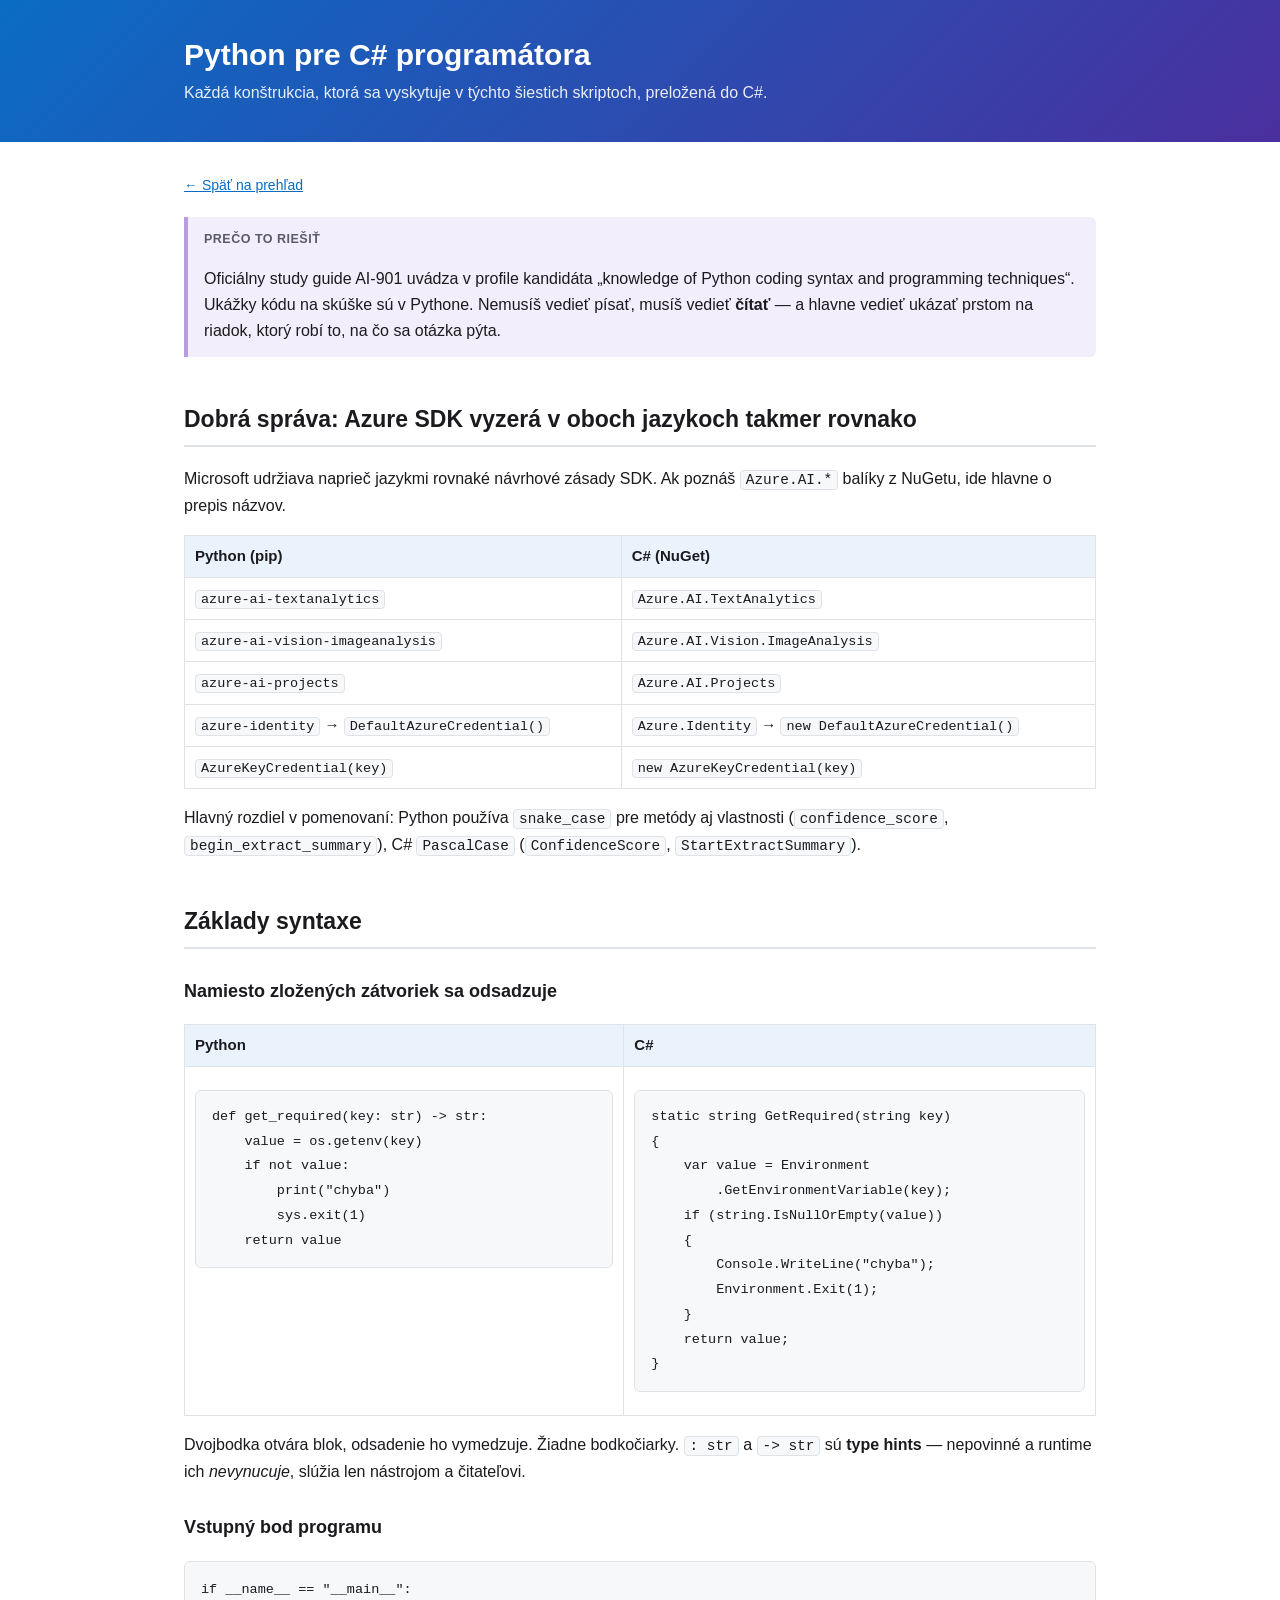
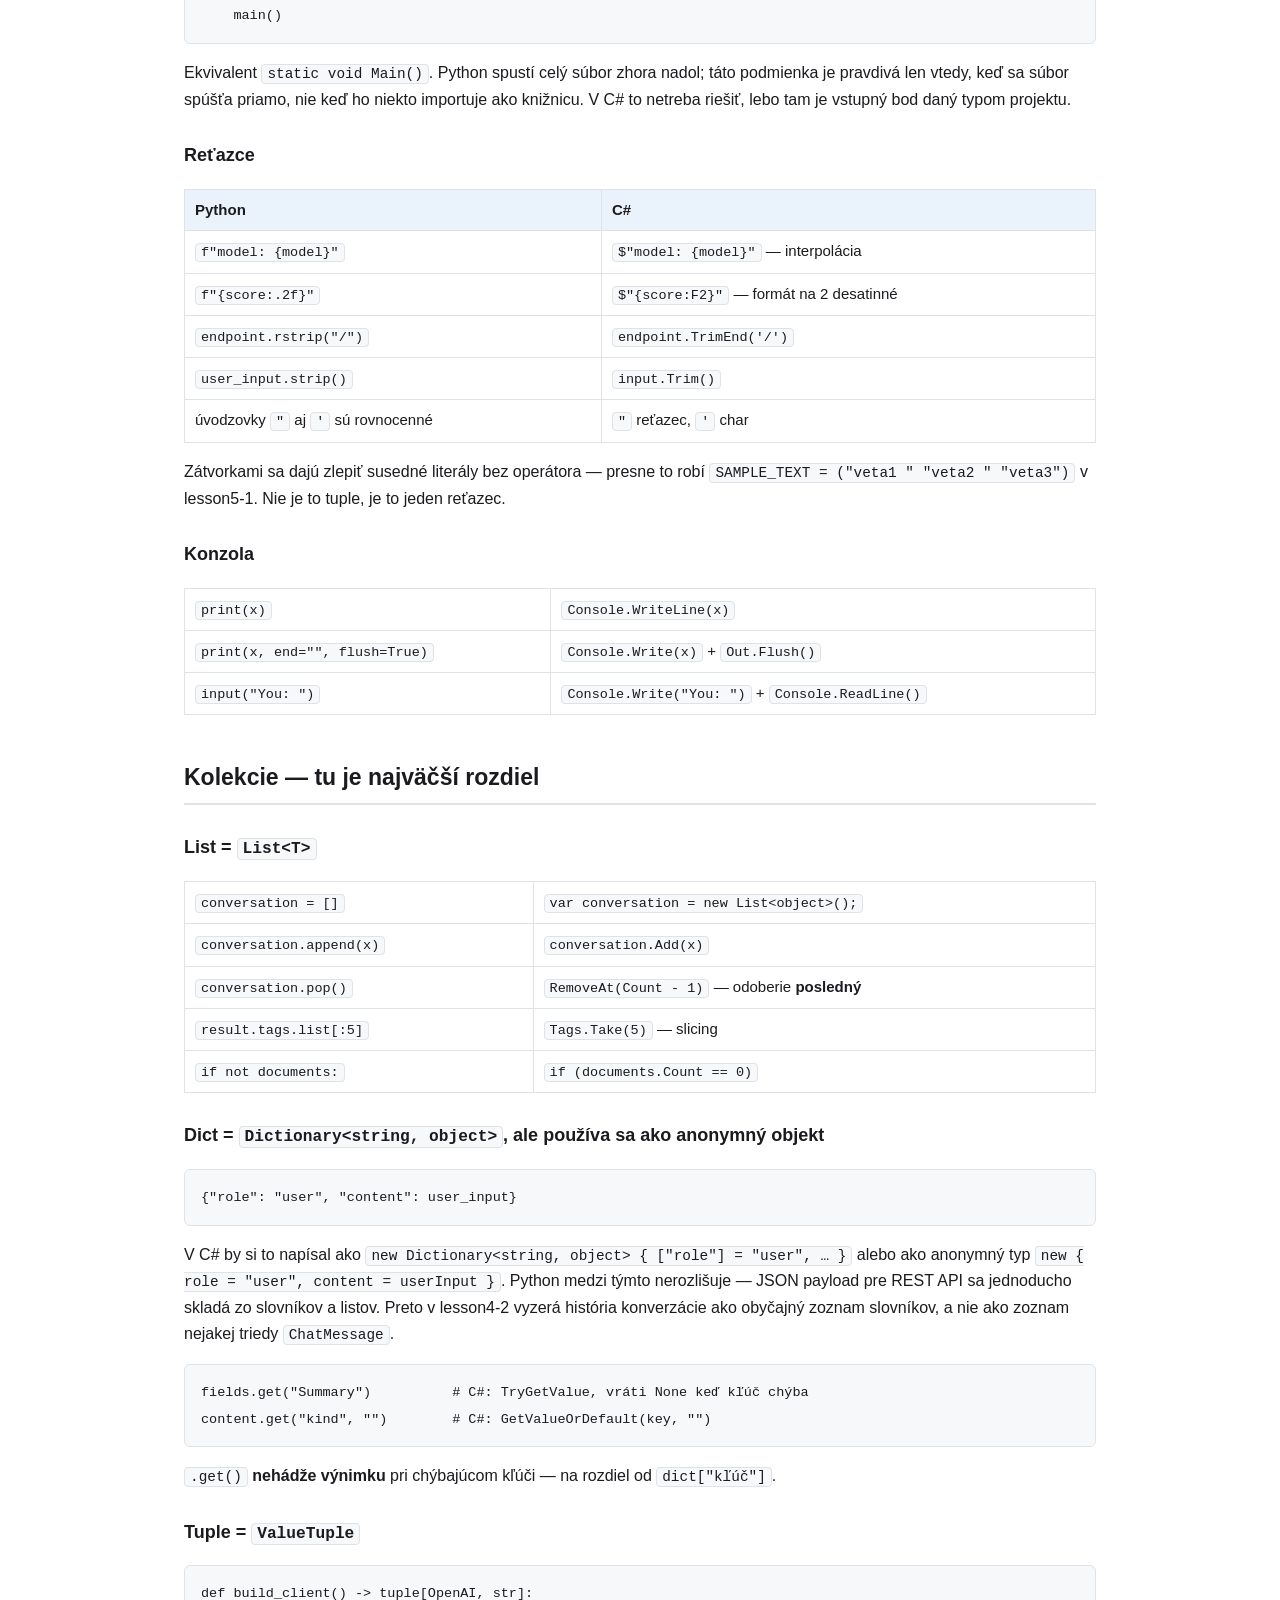
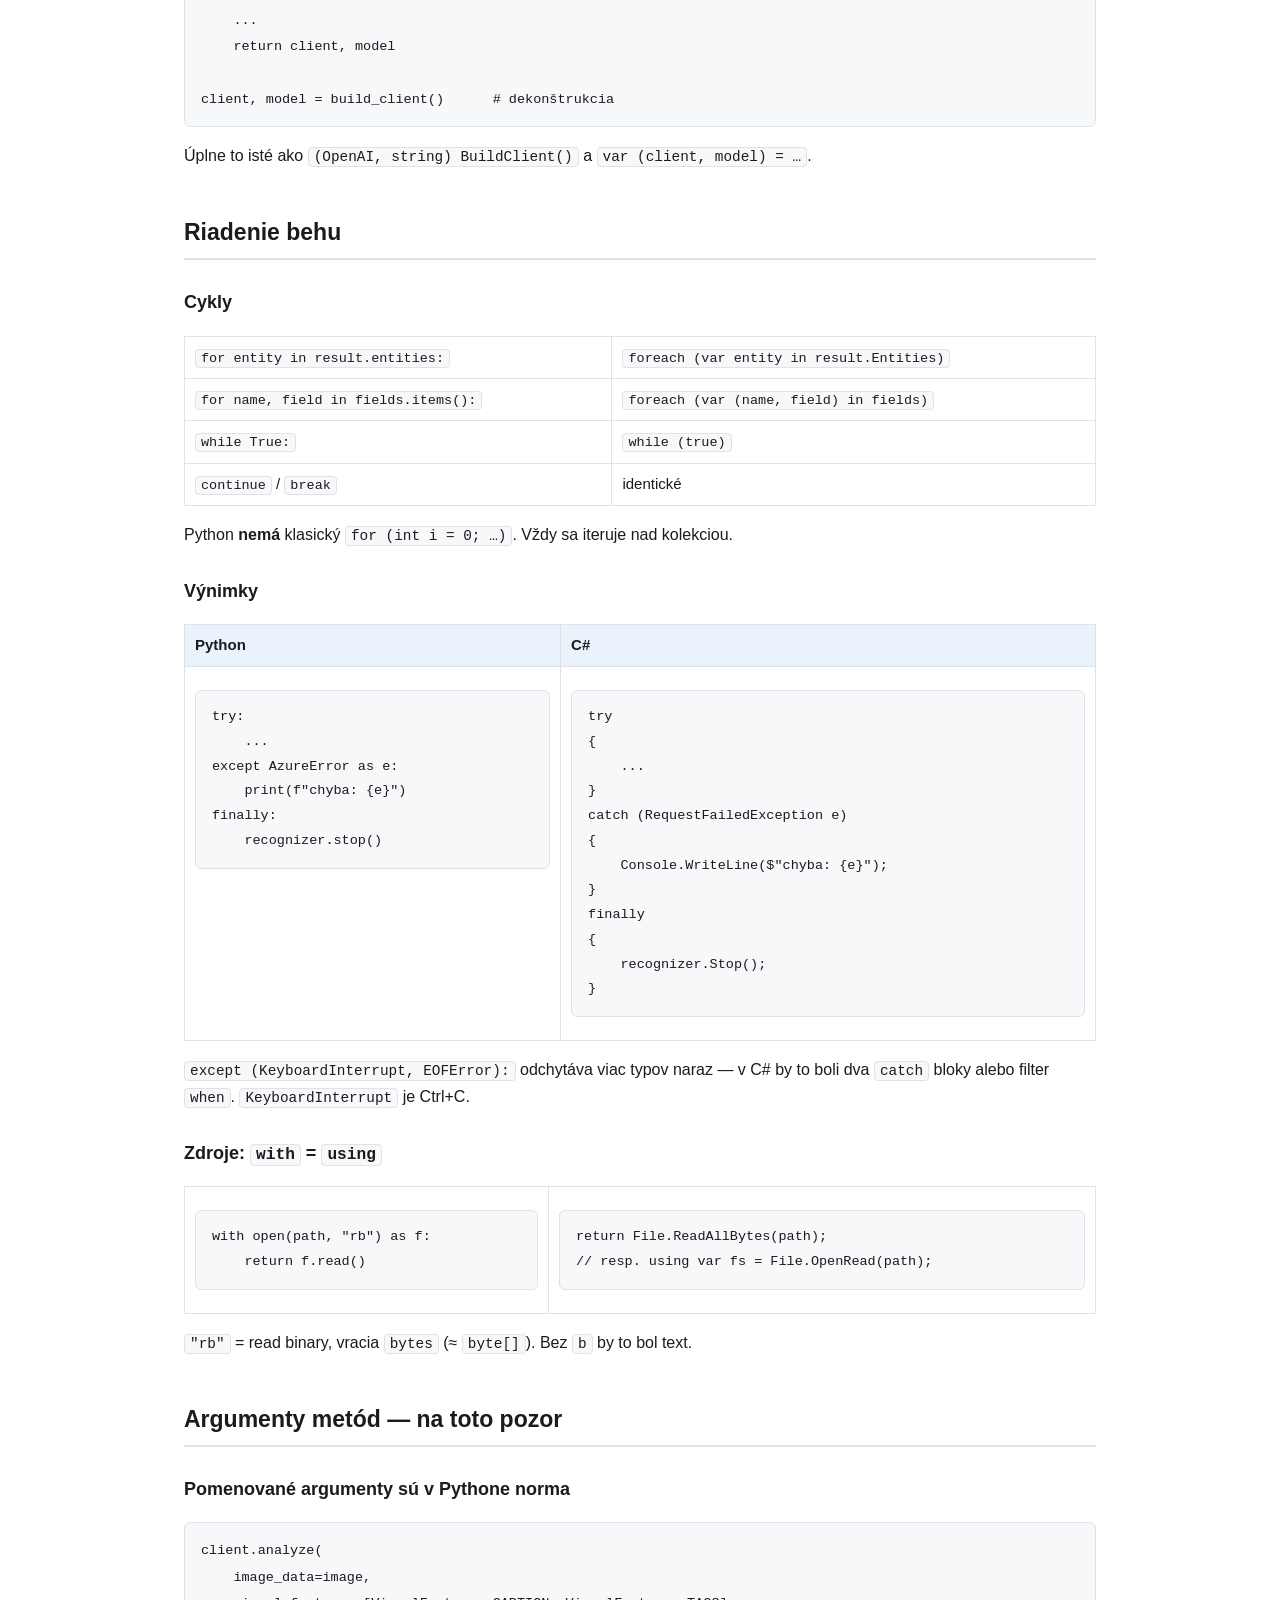
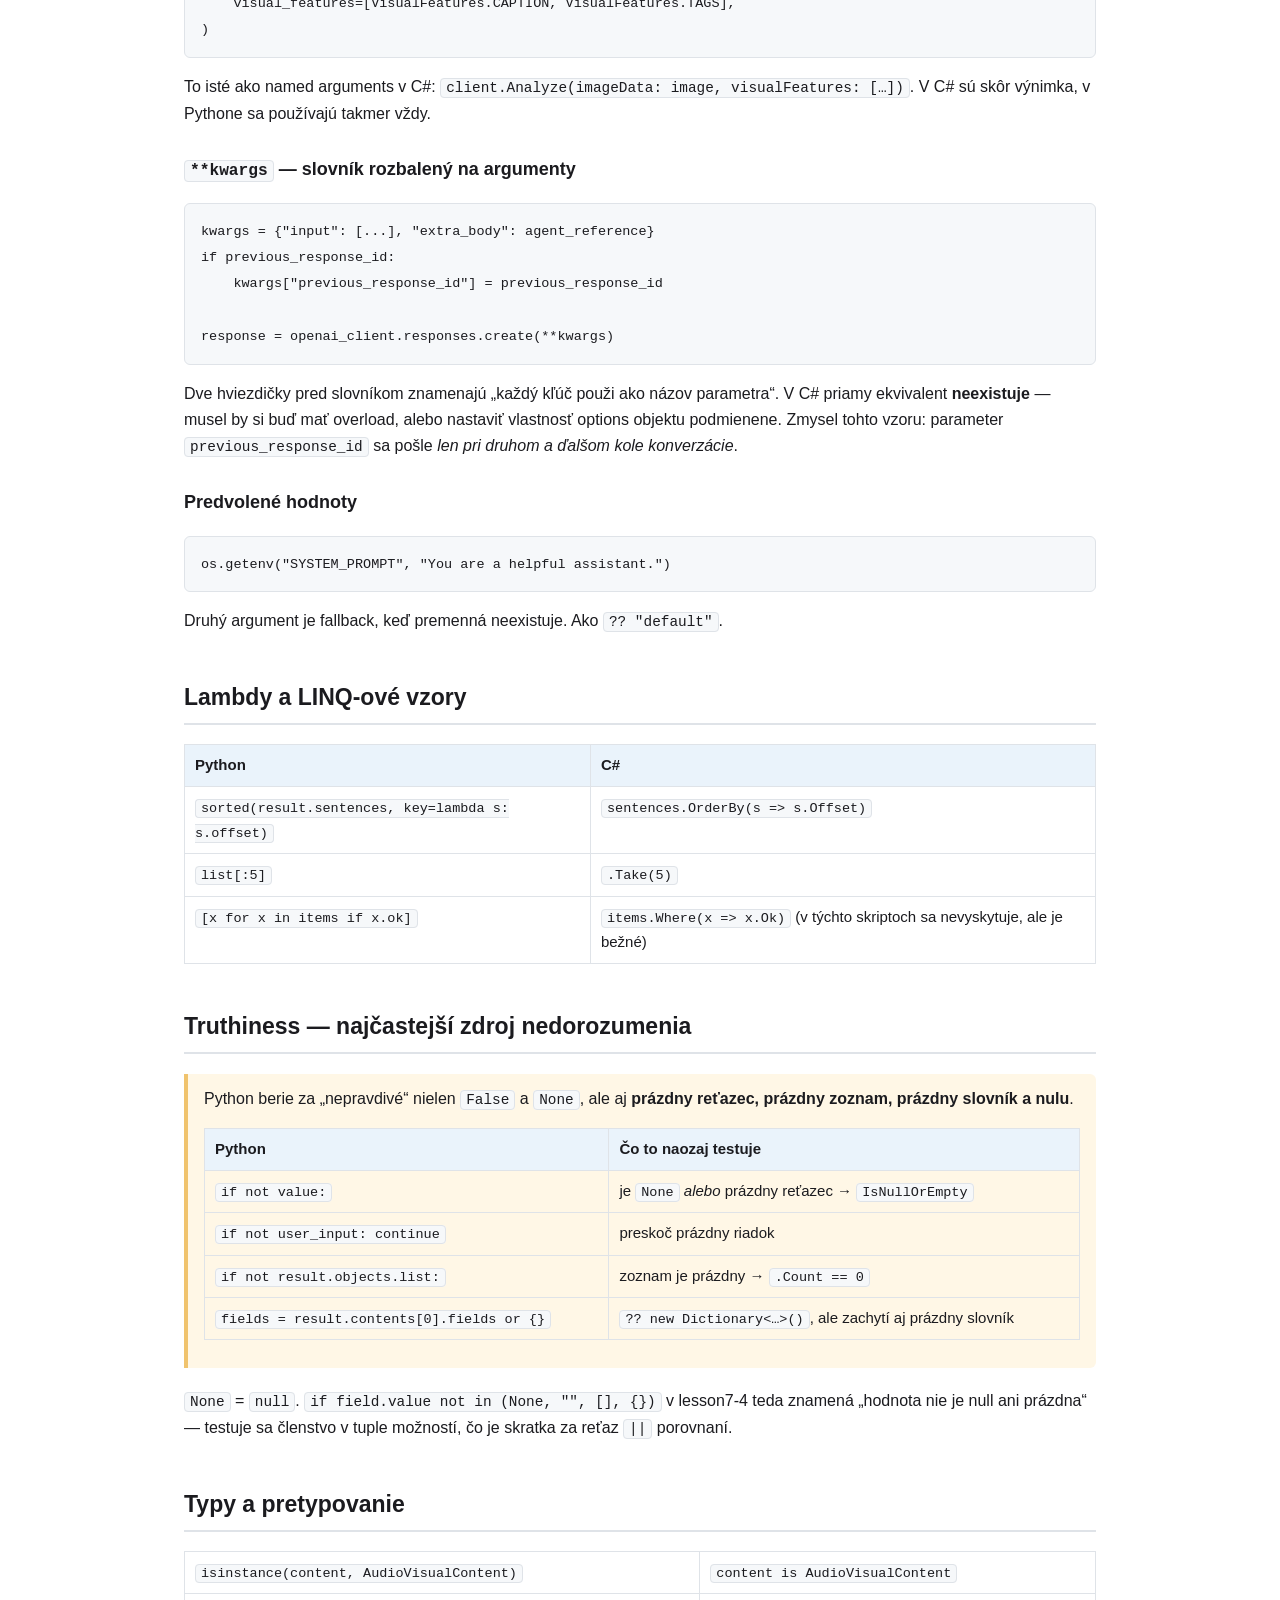
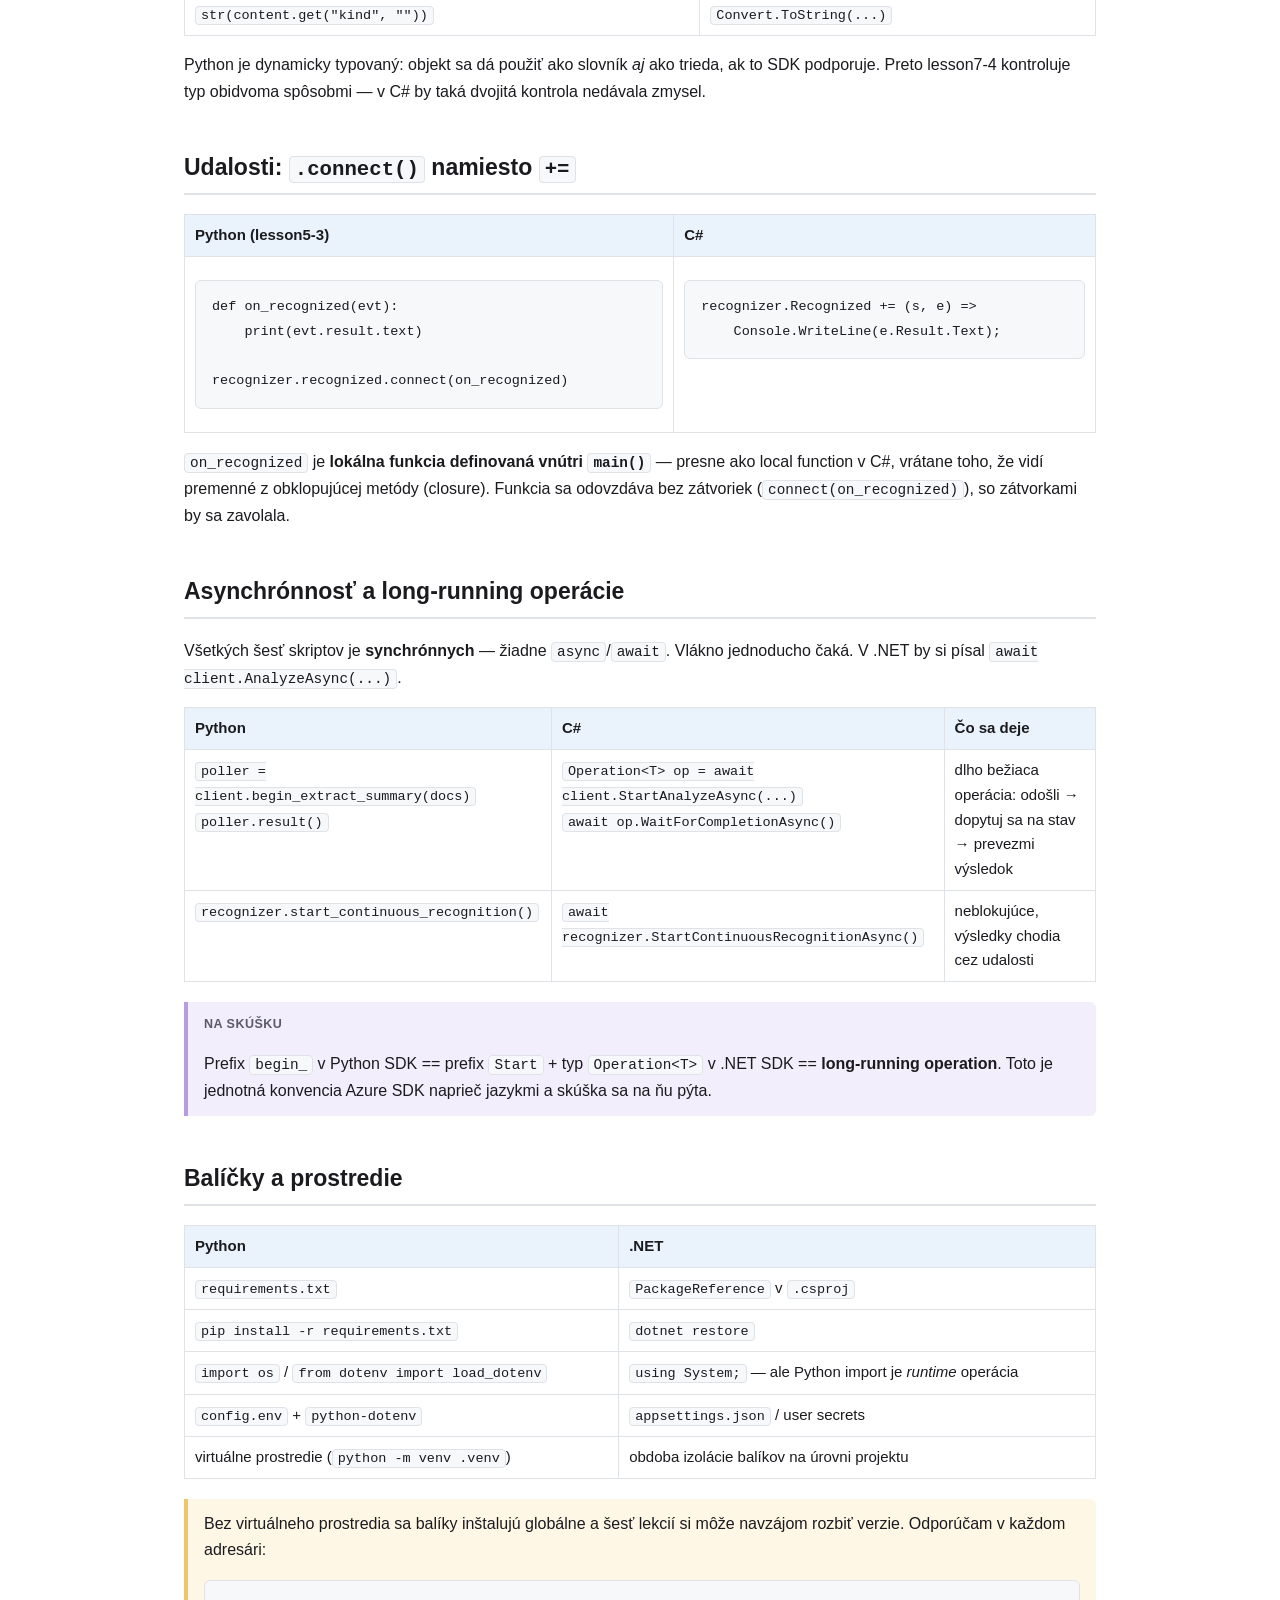
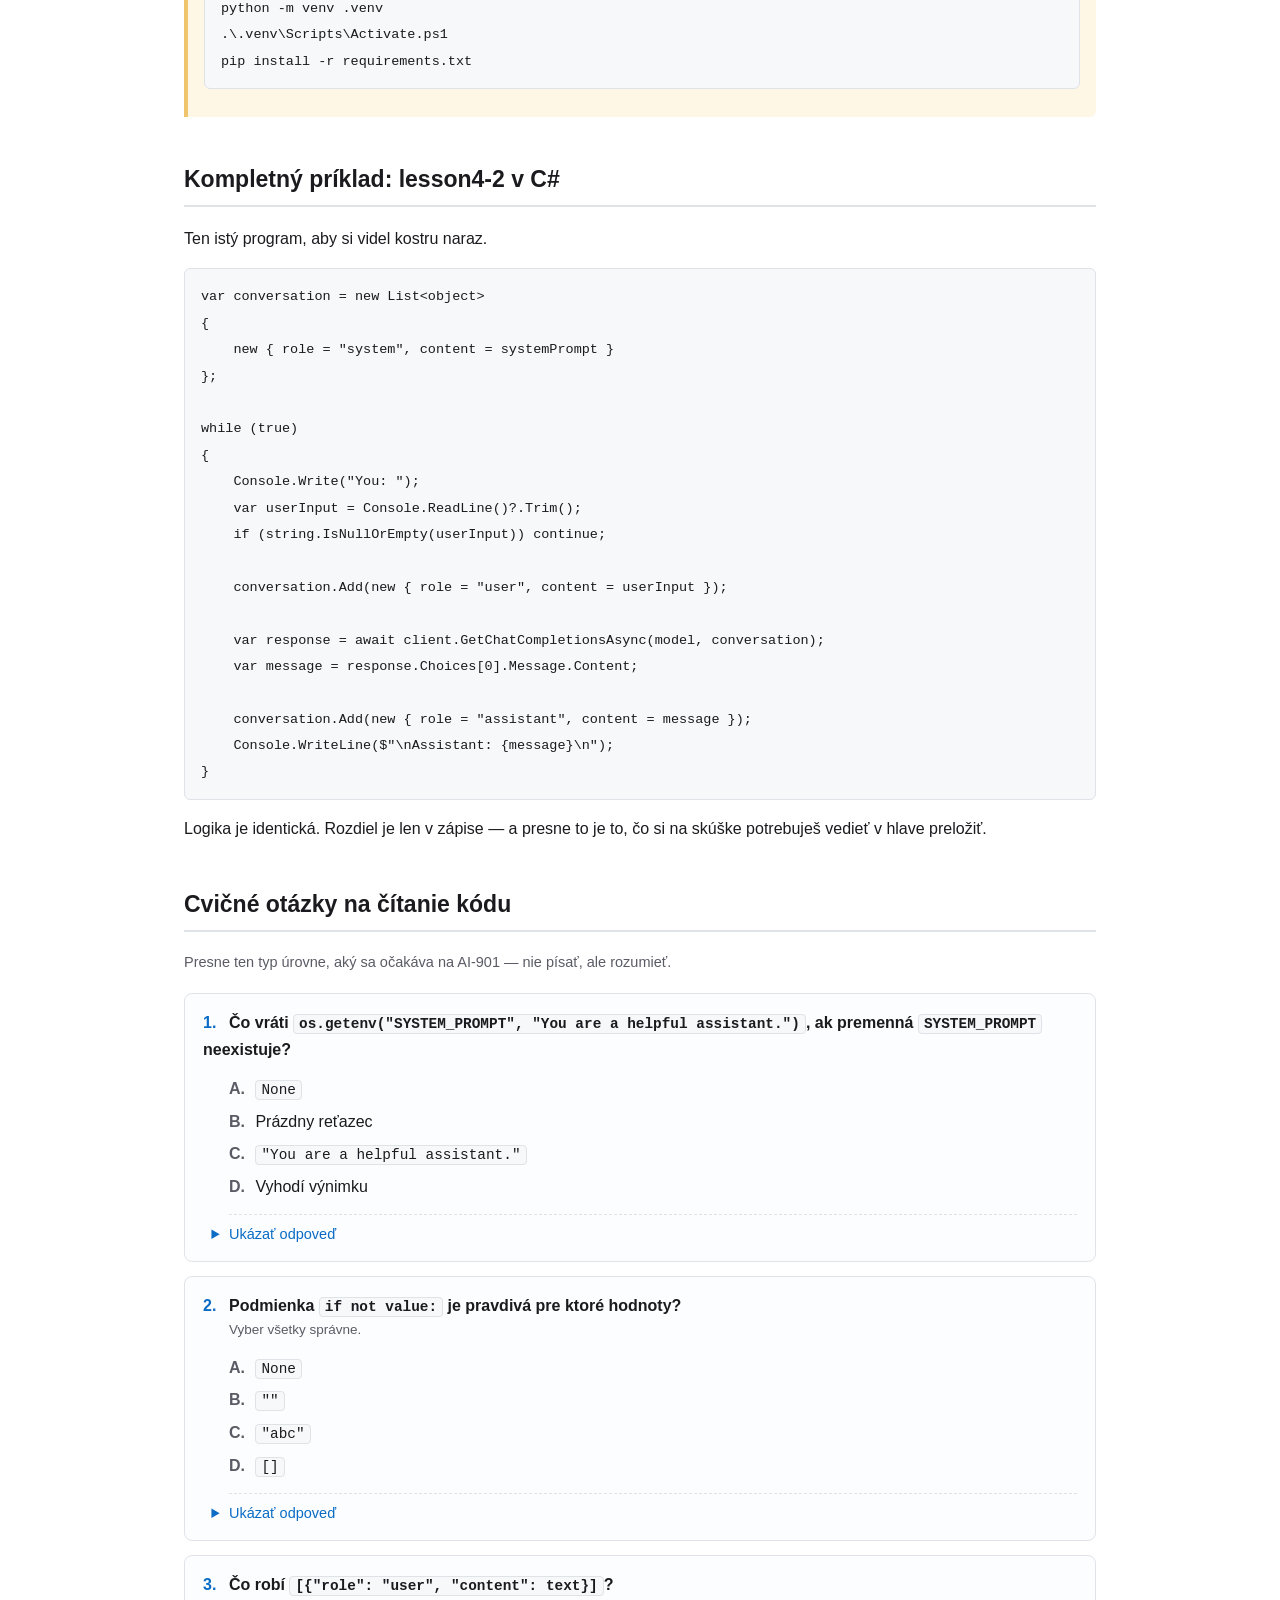
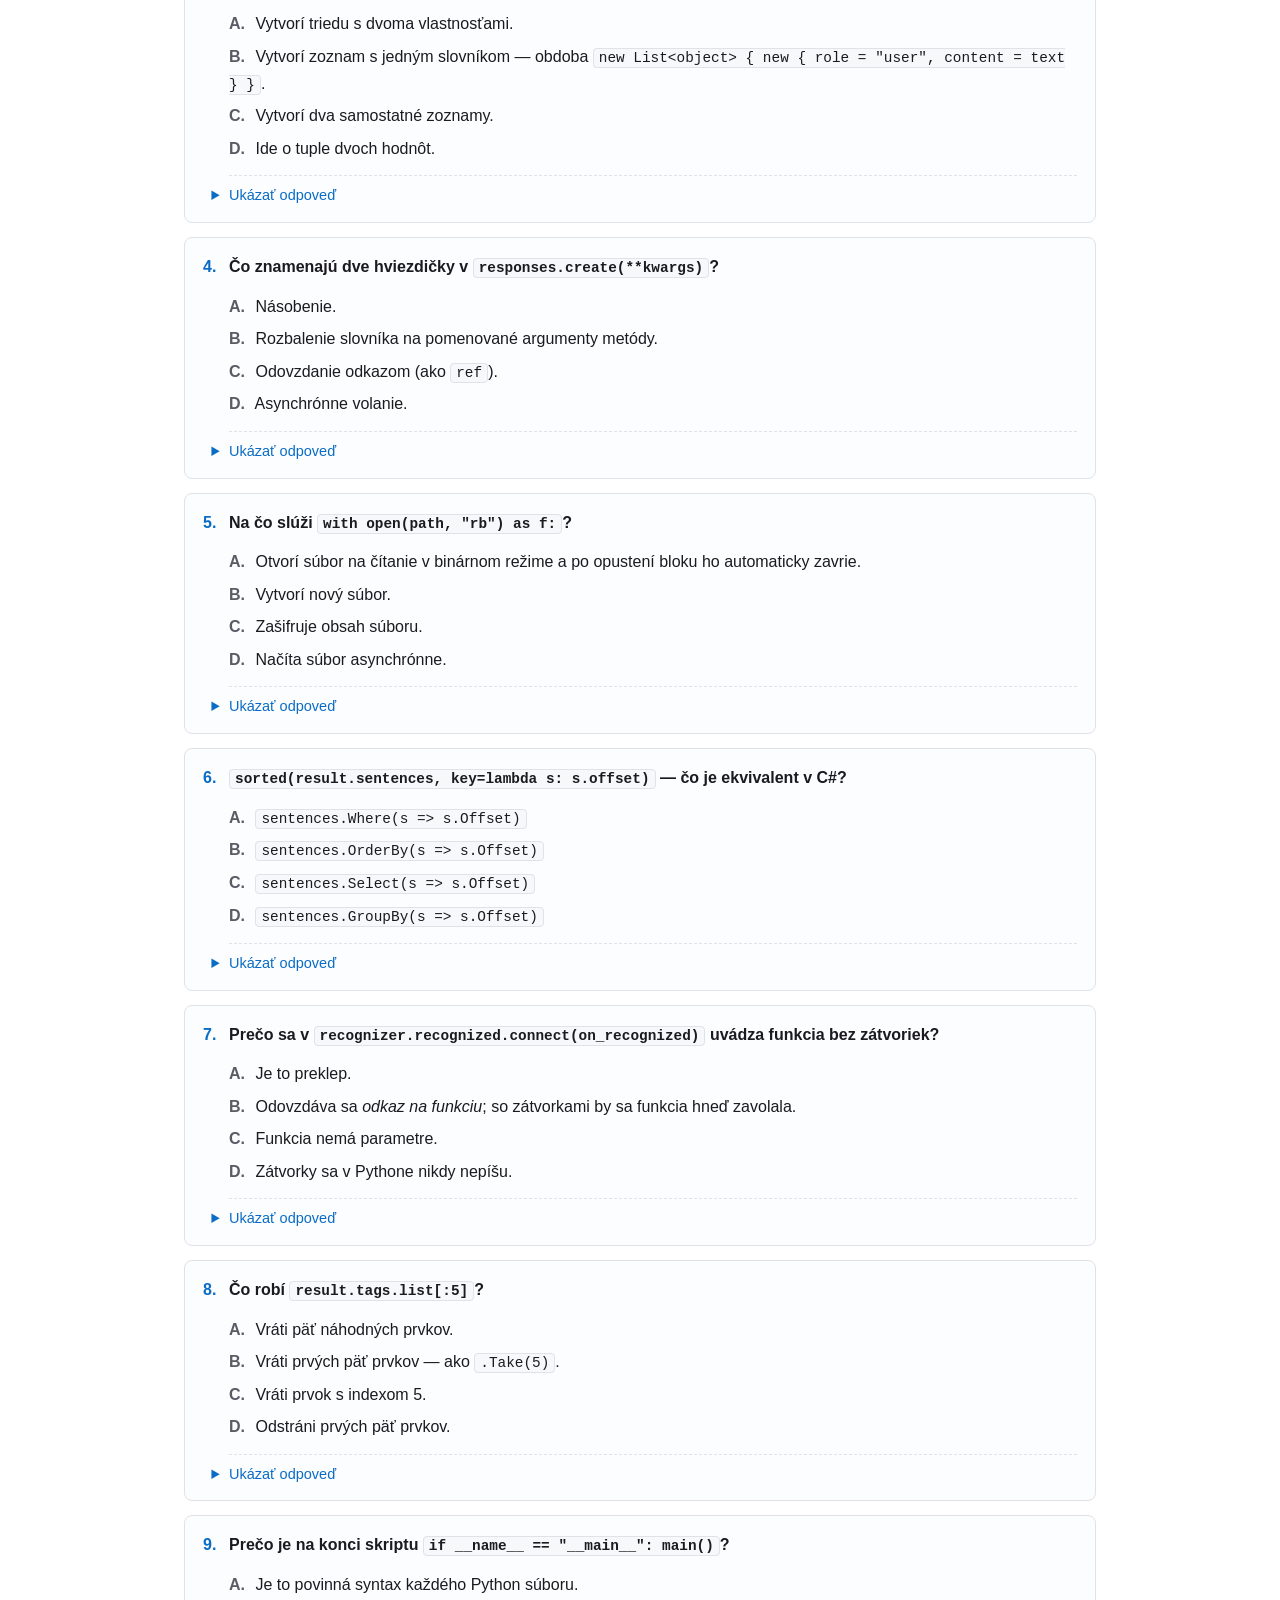
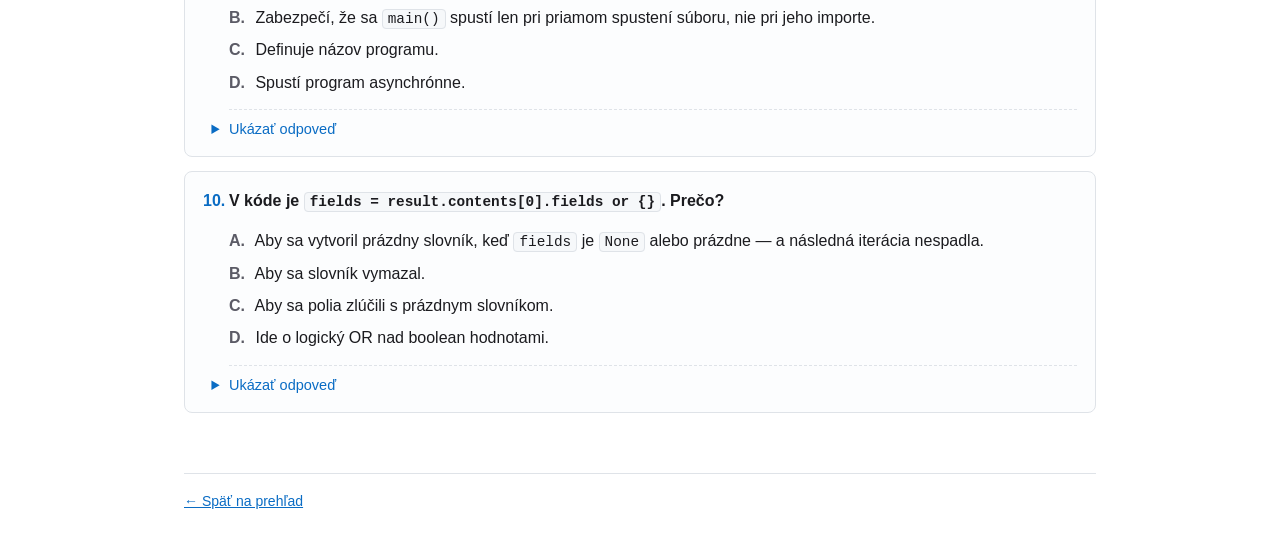
<file: docs/python-pre-csharp.html>
<!DOCTYPE html>
<html lang="sk">

<head>
    <meta charset="utf-8">
    <meta name="viewport" content="width=device-width, initial-scale=1">
    <title>Python pre C# programátora | AI-901</title>
    <link rel="stylesheet" href="style.css">
</head>

<body>
    <header class="page">
        <div class="wrap">
            <h1>Python pre C# programátora</h1>
            <p>Každá konštrukcia, ktorá sa vyskytuje v týchto šiestich skriptoch, preložená do C#.</p>
        </div>
    </header>

    <div class="wrap">
        <nav class="crumbs"><a href="index.html">← Späť na prehľad</a></nav>

        <div class="box exam">
            <strong class="label">Prečo to riešiť</strong>
            <p>
                Oficiálny study guide AI-901 uvádza v profile kandidáta „knowledge of Python coding syntax and
                programming techniques“. Ukážky kódu na skúške sú v Pythone. Nemusíš vedieť písať, musíš vedieť
                <strong>čítať</strong> — a hlavne vedieť ukázať prstom na riadok, ktorý robí to, na čo sa otázka pýta.
            </p>
        </div>

        <h2>Dobrá správa: Azure SDK vyzerá v oboch jazykoch takmer rovnako</h2>
        <p>
            Microsoft udržiava naprieč jazykmi rovnaké návrhové zásady SDK. Ak poznáš <code>Azure.AI.*</code> balíky
            z NuGetu, ide hlavne o prepis názvov.
        </p>
        <table>
            <thead>
                <tr>
                    <th>Python (pip)</th>
                    <th>C# (NuGet)</th>
                </tr>
            </thead>
            <tbody>
                <tr>
                    <td><code>azure-ai-textanalytics</code></td>
                    <td><code>Azure.AI.TextAnalytics</code></td>
                </tr>
                <tr>
                    <td><code>azure-ai-vision-imageanalysis</code></td>
                    <td><code>Azure.AI.Vision.ImageAnalysis</code></td>
                </tr>
                <tr>
                    <td><code>azure-ai-projects</code></td>
                    <td><code>Azure.AI.Projects</code></td>
                </tr>
                <tr>
                    <td><code>azure-identity</code> → <code>DefaultAzureCredential()</code></td>
                    <td><code>Azure.Identity</code> → <code>new DefaultAzureCredential()</code></td>
                </tr>
                <tr>
                    <td><code>AzureKeyCredential(key)</code></td>
                    <td><code>new AzureKeyCredential(key)</code></td>
                </tr>
            </tbody>
        </table>
        <p>
            Hlavný rozdiel v pomenovaní: Python používa <code>snake_case</code> pre metódy aj vlastnosti
            (<code>confidence_score</code>, <code>begin_extract_summary</code>), C# <code>PascalCase</code>
            (<code>ConfidenceScore</code>, <code>StartExtractSummary</code>).
        </p>

        <h2>Základy syntaxe</h2>

        <h3>Namiesto zložených zátvoriek sa odsadzuje</h3>
        <table>
            <thead>
                <tr>
                    <th>Python</th>
                    <th>C#</th>
                </tr>
            </thead>
            <tbody>
                <tr>
                    <td>
                        <pre><code>def get_required(key: str) -&gt; str:
    value = os.getenv(key)
    if not value:
        print("chyba")
        sys.exit(1)
    return value</code></pre>
                    </td>
                    <td>
                        <pre><code>static string GetRequired(string key)
{
    var value = Environment
        .GetEnvironmentVariable(key);
    if (string.IsNullOrEmpty(value))
    {
        Console.WriteLine("chyba");
        Environment.Exit(1);
    }
    return value;
}</code></pre>
                    </td>
                </tr>
            </tbody>
        </table>
        <p>
            Dvojbodka otvára blok, odsadenie ho vymedzuje. Žiadne bodkočiarky. <code>: str</code> a <code>-&gt; str</code>
            sú <strong>type hints</strong> — nepovinné a runtime ich <em>nevynucuje</em>, slúžia len nástrojom
            a čitateľovi.
        </p>

        <h3>Vstupný bod programu</h3>
        <pre><code>if __name__ == "__main__":
    main()</code></pre>
        <p>
            Ekvivalent <code>static void Main()</code>. Python spustí celý súbor zhora nadol; táto podmienka je pravdivá
            len vtedy, keď sa súbor spúšťa priamo, nie keď ho niekto importuje ako knižnicu. V C# to netreba riešiť,
            lebo tam je vstupný bod daný typom projektu.
        </p>

        <h3>Reťazce</h3>
        <table>
            <thead>
                <tr>
                    <th>Python</th>
                    <th>C#</th>
                </tr>
            </thead>
            <tbody>
                <tr>
                    <td><code>f"model: {model}"</code></td>
                    <td><code>$"model: {model}"</code> — interpolácia</td>
                </tr>
                <tr>
                    <td><code>f"{score:.2f}"</code></td>
                    <td><code>$"{score:F2}"</code> — formát na 2 desatinné</td>
                </tr>
                <tr>
                    <td><code>endpoint.rstrip("/")</code></td>
                    <td><code>endpoint.TrimEnd('/')</code></td>
                </tr>
                <tr>
                    <td><code>user_input.strip()</code></td>
                    <td><code>input.Trim()</code></td>
                </tr>
                <tr>
                    <td>úvodzovky <code>"</code> aj <code>'</code> sú rovnocenné</td>
                    <td><code>"</code> reťazec, <code>'</code> char</td>
                </tr>
            </tbody>
        </table>
        <p>
            Zátvorkami sa dajú zlepiť susedné literály bez operátora — presne to robí
            <code>SAMPLE_TEXT = ("veta1 " "veta2 " "veta3")</code> v lesson5-1. Nie je to tuple, je to jeden reťazec.
        </p>

        <h3>Konzola</h3>
        <table>
            <tbody>
                <tr>
                    <td><code>print(x)</code></td>
                    <td><code>Console.WriteLine(x)</code></td>
                </tr>
                <tr>
                    <td><code>print(x, end="", flush=True)</code></td>
                    <td><code>Console.Write(x)</code> + <code>Out.Flush()</code></td>
                </tr>
                <tr>
                    <td><code>input("You: ")</code></td>
                    <td><code>Console.Write("You: ")</code> + <code>Console.ReadLine()</code></td>
                </tr>
            </tbody>
        </table>

        <h2>Kolekcie — tu je najväčší rozdiel</h2>

        <h3>List = <code>List&lt;T&gt;</code></h3>
        <table>
            <tbody>
                <tr>
                    <td><code>conversation = []</code></td>
                    <td><code>var conversation = new List&lt;object&gt;();</code></td>
                </tr>
                <tr>
                    <td><code>conversation.append(x)</code></td>
                    <td><code>conversation.Add(x)</code></td>
                </tr>
                <tr>
                    <td><code>conversation.pop()</code></td>
                    <td><code>RemoveAt(Count - 1)</code> — odoberie <strong>posledný</strong></td>
                </tr>
                <tr>
                    <td><code>result.tags.list[:5]</code></td>
                    <td><code>Tags.Take(5)</code> — slicing</td>
                </tr>
                <tr>
                    <td><code>if not documents:</code></td>
                    <td><code>if (documents.Count == 0)</code></td>
                </tr>
            </tbody>
        </table>

        <h3>Dict = <code>Dictionary&lt;string, object&gt;</code>, ale používa sa ako anonymný objekt</h3>
        <pre><code>{"role": "user", "content": user_input}</code></pre>
        <p>
            V C# by si to napísal ako <code>new Dictionary&lt;string, object&gt; { ["role"] = "user", … }</code> alebo
            ako anonymný typ <code>new { role = "user", content = userInput }</code>. Python medzi týmto nerozlišuje —
            JSON payload pre REST API sa jednoducho skladá zo slovníkov a listov. Preto v lesson4-2 vyzerá história
            konverzácie ako obyčajný zoznam slovníkov, a nie ako zoznam nejakej triedy <code>ChatMessage</code>.
        </p>
        <pre><code>fields.get("Summary")          # C#: TryGetValue, vráti None keď kľúč chýba
content.get("kind", "")        # C#: GetValueOrDefault(key, "")</code></pre>
        <p><code>.get()</code> <strong>nehádže výnimku</strong> pri chýbajúcom kľúči — na rozdiel od
            <code>dict["kľúč"]</code>.</p>

        <h3>Tuple = <code>ValueTuple</code></h3>
        <pre><code>def build_client() -&gt; tuple[OpenAI, str]:
    ...
    return client, model

client, model = build_client()      # dekonštrukcia</code></pre>
        <p>Úplne to isté ako <code>(OpenAI, string) BuildClient()</code> a <code>var (client, model) = …</code>.</p>

        <h2>Riadenie behu</h2>

        <h3>Cykly</h3>
        <table>
            <tbody>
                <tr>
                    <td><code>for entity in result.entities:</code></td>
                    <td><code>foreach (var entity in result.Entities)</code></td>
                </tr>
                <tr>
                    <td><code>for name, field in fields.items():</code></td>
                    <td><code>foreach (var (name, field) in fields)</code></td>
                </tr>
                <tr>
                    <td><code>while True:</code></td>
                    <td><code>while (true)</code></td>
                </tr>
                <tr>
                    <td><code>continue</code> / <code>break</code></td>
                    <td>identické</td>
                </tr>
            </tbody>
        </table>
        <p>Python <strong>nemá</strong> klasický <code>for (int i = 0; …)</code>. Vždy sa iteruje nad kolekciou.</p>

        <h3>Výnimky</h3>
        <table>
            <thead>
                <tr>
                    <th>Python</th>
                    <th>C#</th>
                </tr>
            </thead>
            <tbody>
                <tr>
                    <td>
                        <pre><code>try:
    ...
except AzureError as e:
    print(f"chyba: {e}")
finally:
    recognizer.stop()</code></pre>
                    </td>
                    <td>
                        <pre><code>try
{
    ...
}
catch (RequestFailedException e)
{
    Console.WriteLine($"chyba: {e}");
}
finally
{
    recognizer.Stop();
}</code></pre>
                    </td>
                </tr>
            </tbody>
        </table>
        <p>
            <code>except (KeyboardInterrupt, EOFError):</code> odchytáva viac typov naraz — v C# by to boli dva
            <code>catch</code> bloky alebo filter <code>when</code>. <code>KeyboardInterrupt</code> je Ctrl+C.
        </p>

        <h3>Zdroje: <code>with</code> = <code>using</code></h3>
        <table>
            <tbody>
                <tr>
                    <td>
                        <pre><code>with open(path, "rb") as f:
    return f.read()</code></pre>
                    </td>
                    <td>
                        <pre><code>return File.ReadAllBytes(path);
// resp. using var fs = File.OpenRead(path);</code></pre>
                    </td>
                </tr>
            </tbody>
        </table>
        <p><code>"rb"</code> = read binary, vracia <code>bytes</code> (≈ <code>byte[]</code>). Bez <code>b</code> by
            to bol text.</p>

        <h2>Argumenty metód — na toto pozor</h2>

        <h3>Pomenované argumenty sú v Pythone norma</h3>
        <pre><code>client.analyze(
    image_data=image,
    visual_features=[VisualFeatures.CAPTION, VisualFeatures.TAGS],
)</code></pre>
        <p>
            To isté ako named arguments v C#: <code>client.Analyze(imageData: image, visualFeatures: […])</code>.
            V C# sú skôr výnimka, v Pythone sa používajú takmer vždy.
        </p>

        <h3><code>**kwargs</code> — slovník rozbalený na argumenty</h3>
        <pre><code>kwargs = {"input": [...], "extra_body": agent_reference}
if previous_response_id:
    kwargs["previous_response_id"] = previous_response_id

response = openai_client.responses.create(**kwargs)</code></pre>
        <p>
            Dve hviezdičky pred slovníkom znamenajú „každý kľúč použi ako názov parametra“. V C# priamy ekvivalent
            <strong>neexistuje</strong> — musel by si buď mať overload, alebo nastaviť vlastnosť options objektu
            podmienene. Zmysel tohto vzoru: parameter <code>previous_response_id</code> sa pošle
            <em>len pri druhom a ďalšom kole konverzácie</em>.
        </p>

        <h3>Predvolené hodnoty</h3>
        <pre><code>os.getenv("SYSTEM_PROMPT", "You are a helpful assistant.")</code></pre>
        <p>Druhý argument je fallback, keď premenná neexistuje. Ako <code>?? "default"</code>.</p>

        <h2>Lambdy a LINQ-ové vzory</h2>
        <table>
            <thead>
                <tr>
                    <th>Python</th>
                    <th>C#</th>
                </tr>
            </thead>
            <tbody>
                <tr>
                    <td><code>sorted(result.sentences, key=lambda s: s.offset)</code></td>
                    <td><code>sentences.OrderBy(s =&gt; s.Offset)</code></td>
                </tr>
                <tr>
                    <td><code>list[:5]</code></td>
                    <td><code>.Take(5)</code></td>
                </tr>
                <tr>
                    <td><code>[x for x in items if x.ok]</code></td>
                    <td><code>items.Where(x =&gt; x.Ok)</code> (v týchto skriptoch sa nevyskytuje, ale je bežné)</td>
                </tr>
            </tbody>
        </table>

        <h2>Truthiness — najčastejší zdroj nedorozumenia</h2>
        <div class="box warn">
            <p>
                Python berie za „nepravdivé“ nielen <code>False</code> a <code>None</code>, ale aj
                <strong>prázdny reťazec, prázdny zoznam, prázdny slovník a nulu</strong>.
            </p>
            <table>
                <thead>
                    <tr>
                        <th>Python</th>
                        <th>Čo to naozaj testuje</th>
                    </tr>
                </thead>
                <tbody>
                    <tr>
                        <td><code>if not value:</code></td>
                        <td>je <code>None</code> <em>alebo</em> prázdny reťazec → <code>IsNullOrEmpty</code></td>
                    </tr>
                    <tr>
                        <td><code>if not user_input: continue</code></td>
                        <td>preskoč prázdny riadok</td>
                    </tr>
                    <tr>
                        <td><code>if not result.objects.list:</code></td>
                        <td>zoznam je prázdny → <code>.Count == 0</code></td>
                    </tr>
                    <tr>
                        <td><code>fields = result.contents[0].fields or {}</code></td>
                        <td><code>?? new Dictionary&lt;…&gt;()</code>, ale zachytí aj prázdny slovník</td>
                    </tr>
                </tbody>
            </table>
        </div>
        <p>
            <code>None</code> = <code>null</code>. <code>if field.value not in (None, "", [], {})</code> v lesson7-4
            teda znamená „hodnota nie je null ani prázdna“ — testuje sa členstvo v tuple možností, čo je skratka za
            reťaz <code>||</code> porovnaní.
        </p>

        <h2>Typy a pretypovanie</h2>
        <table>
            <tbody>
                <tr>
                    <td><code>isinstance(content, AudioVisualContent)</code></td>
                    <td><code>content is AudioVisualContent</code></td>
                </tr>
                <tr>
                    <td><code>str(content.get("kind", ""))</code></td>
                    <td><code>Convert.ToString(...)</code></td>
                </tr>
            </tbody>
        </table>
        <p>
            Python je dynamicky typovaný: objekt sa dá použiť ako slovník <em>aj</em> ako trieda, ak to SDK podporuje.
            Preto lesson7-4 kontroluje typ obidvoma spôsobmi — v C# by taká dvojitá kontrola nedávala zmysel.
        </p>

        <h2>Udalosti: <code>.connect()</code> namiesto <code>+=</code></h2>
        <table>
            <thead>
                <tr>
                    <th>Python (lesson5-3)</th>
                    <th>C#</th>
                </tr>
            </thead>
            <tbody>
                <tr>
                    <td>
                        <pre><code>def on_recognized(evt):
    print(evt.result.text)

recognizer.recognized.connect(on_recognized)</code></pre>
                    </td>
                    <td>
                        <pre><code>recognizer.Recognized += (s, e) =&gt;
    Console.WriteLine(e.Result.Text);</code></pre>
                    </td>
                </tr>
            </tbody>
        </table>
        <p>
            <code>on_recognized</code> je <strong>lokálna funkcia definovaná vnútri <code>main()</code></strong> —
            presne ako local function v C#, vrátane toho, že vidí premenné z obklopujúcej metódy (closure).
            Funkcia sa odovzdáva bez zátvoriek (<code>connect(on_recognized)</code>), so zátvorkami by sa zavolala.
        </p>

        <h2>Asynchrónnosť a long-running operácie</h2>
        <p>
            Všetkých šesť skriptov je <strong>synchrónnych</strong> — žiadne <code>async</code>/<code>await</code>.
            Vlákno jednoducho čaká. V .NET by si písal <code>await client.AnalyzeAsync(...)</code>.
        </p>
        <table>
            <thead>
                <tr>
                    <th>Python</th>
                    <th>C#</th>
                    <th>Čo sa deje</th>
                </tr>
            </thead>
            <tbody>
                <tr>
                    <td><code>poller = client.begin_extract_summary(docs)</code><br><code>poller.result()</code></td>
                    <td><code>Operation&lt;T&gt; op = await client.StartAnalyzeAsync(...)</code><br>
                        <code>await op.WaitForCompletionAsync()</code></td>
                    <td>dlho bežiaca operácia: odošli → dopytuj sa na stav → prevezmi výsledok</td>
                </tr>
                <tr>
                    <td><code>recognizer.start_continuous_recognition()</code></td>
                    <td><code>await recognizer.StartContinuousRecognitionAsync()</code></td>
                    <td>neblokujúce, výsledky chodia cez udalosti</td>
                </tr>
            </tbody>
        </table>
        <div class="box exam">
            <strong class="label">Na skúšku</strong>
            <p>
                Prefix <code>begin_</code> v Python SDK == prefix <code>Start</code> + typ <code>Operation&lt;T&gt;</code>
                v .NET SDK == <strong>long-running operation</strong>. Toto je jednotná konvencia Azure SDK naprieč
                jazykmi a skúška sa na ňu pýta.
            </p>
        </div>

        <h2>Balíčky a prostredie</h2>
        <table>
            <thead>
                <tr>
                    <th>Python</th>
                    <th>.NET</th>
                </tr>
            </thead>
            <tbody>
                <tr>
                    <td><code>requirements.txt</code></td>
                    <td><code>PackageReference</code> v <code>.csproj</code></td>
                </tr>
                <tr>
                    <td><code>pip install -r requirements.txt</code></td>
                    <td><code>dotnet restore</code></td>
                </tr>
                <tr>
                    <td><code>import os</code> / <code>from dotenv import load_dotenv</code></td>
                    <td><code>using System;</code> — ale Python import je <em>runtime</em> operácia</td>
                </tr>
                <tr>
                    <td><code>config.env</code> + <code>python-dotenv</code></td>
                    <td><code>appsettings.json</code> / user secrets</td>
                </tr>
                <tr>
                    <td>virtuálne prostredie (<code>python -m venv .venv</code>)</td>
                    <td>obdoba izolácie balíkov na úrovni projektu</td>
                </tr>
            </tbody>
        </table>
        <div class="box warn">
            <p>
                Bez virtuálneho prostredia sa balíky inštalujú globálne a šesť lekcií si môže navzájom rozbiť verzie.
                Odporúčam v každom adresári:
            </p>
            <pre><code>python -m venv .venv
.\.venv\Scripts\Activate.ps1
pip install -r requirements.txt</code></pre>
        </div>

        <h2>Kompletný príklad: lesson4-2 v C#</h2>
        <p>Ten istý program, aby si videl kostru naraz.</p>
        <pre><code>var conversation = new List&lt;object&gt;
{
    new { role = "system", content = systemPrompt }
};

while (true)
{
    Console.Write("You: ");
    var userInput = Console.ReadLine()?.Trim();
    if (string.IsNullOrEmpty(userInput)) continue;

    conversation.Add(new { role = "user", content = userInput });

    var response = await client.GetChatCompletionsAsync(model, conversation);
    var message = response.Choices[0].Message.Content;

    conversation.Add(new { role = "assistant", content = message });
    Console.WriteLine($"\nAssistant: {message}\n");
}</code></pre>
        <p>
            Logika je identická. Rozdiel je len v zápise — a presne to je to, čo si na skúške potrebuješ vedieť
            v hlave preložiť.
        </p>

        <h2>Cvičné otázky na čítanie kódu</h2>
        <p class="quiz-hint">Presne ten typ úrovne, aký sa očakáva na AI-901 — nie písať, ale rozumieť.</p>
        <ol class="quiz">

            <li>
                <p class="qtext">Čo vráti <code>os.getenv("SYSTEM_PROMPT", "You are a helpful assistant.")</code>,
                    ak premenná <code>SYSTEM_PROMPT</code> neexistuje?</p>
                <ul class="choices">
                    <li><b>A.</b> <code>None</code></li>
                    <li><b>B.</b> Prázdny reťazec</li>
                    <li><b>C.</b> <code>"You are a helpful assistant."</code></li>
                    <li><b>D.</b> Vyhodí výnimku</li>
                </ul>
                <details>
                    <summary>Ukázať odpoveď</summary>
                    <p><span class="correct">C.</span> Druhý argument je predvolená hodnota — ako
                        <code>?? "default"</code> v C#.</p>
                </details>
            </li>

            <li>
                <p class="qtext">Podmienka <code>if not value:</code> je pravdivá pre ktoré hodnoty?
                    <span class="multi">Vyber všetky správne.</span></p>
                <ul class="choices">
                    <li><b>A.</b> <code>None</code></li>
                    <li><b>B.</b> <code>""</code></li>
                    <li><b>C.</b> <code>"abc"</code></li>
                    <li><b>D.</b> <code>[]</code></li>
                </ul>
                <details>
                    <summary>Ukázať odpoveď</summary>
                    <p><span class="correct">A, B a D.</span> Python považuje za nepravdivé aj prázdny reťazec,
                        prázdny zoznam, prázdny slovník a nulu. Ekvivalent <code>if not value</code> pre reťazec je
                        <code>string.IsNullOrEmpty(value)</code>, nie <code>value == null</code>.</p>
                </details>
            </li>

            <li>
                <p class="qtext">Čo robí <code>[{"role": "user", "content": text}]</code>?</p>
                <ul class="choices">
                    <li><b>A.</b> Vytvorí triedu s dvoma vlastnosťami.</li>
                    <li><b>B.</b> Vytvorí zoznam s jedným slovníkom — obdoba
                        <code>new List&lt;object&gt; { new { role = "user", content = text } }</code>.</li>
                    <li><b>C.</b> Vytvorí dva samostatné zoznamy.</li>
                    <li><b>D.</b> Ide o tuple dvoch hodnôt.</li>
                </ul>
                <details>
                    <summary>Ukázať odpoveď</summary>
                    <p><span class="correct">B.</span> Hranaté zátvorky = zoznam, zložené = slovník. JSON payload sa
                        v Pythone skladá práve z týchto dvoch stavebných prvkov.</p>
                </details>
            </li>

            <li>
                <p class="qtext">Čo znamenajú dve hviezdičky v <code>responses.create(**kwargs)</code>?</p>
                <ul class="choices">
                    <li><b>A.</b> Násobenie.</li>
                    <li><b>B.</b> Rozbalenie slovníka na pomenované argumenty metódy.</li>
                    <li><b>C.</b> Odovzdanie odkazom (ako <code>ref</code>).</li>
                    <li><b>D.</b> Asynchrónne volanie.</li>
                </ul>
                <details>
                    <summary>Ukázať odpoveď</summary>
                    <p><span class="correct">B.</span> Každý kľúč slovníka sa použije ako názov parametra. V lesson4-4
                        to slúži na to, aby sa <code>previous_response_id</code> poslal len od druhého kola
                        konverzácie. Priamy ekvivalent v C# neexistuje.</p>
                </details>
            </li>

            <li>
                <p class="qtext">Na čo slúži <code>with open(path, "rb") as f:</code>?</p>
                <ul class="choices">
                    <li><b>A.</b> Otvorí súbor na čítanie v binárnom režime a po opustení bloku ho automaticky
                        zavrie.</li>
                    <li><b>B.</b> Vytvorí nový súbor.</li>
                    <li><b>C.</b> Zašifruje obsah súboru.</li>
                    <li><b>D.</b> Načíta súbor asynchrónne.</li>
                </ul>
                <details>
                    <summary>Ukázať odpoveď</summary>
                    <p><span class="correct">A.</span> <code>with</code> == <code>using</code>. <code>"rb"</code> =
                        read binary — vracia <code>bytes</code> (≈ <code>byte[]</code>), čo je presne to, čo SDK
                        očakáva pri odosielaní obrázkov a dokumentov.</p>
                </details>
            </li>

            <li>
                <p class="qtext"><code>sorted(result.sentences, key=lambda s: s.offset)</code> — čo je ekvivalent
                    v C#?</p>
                <ul class="choices">
                    <li><b>A.</b> <code>sentences.Where(s =&gt; s.Offset)</code></li>
                    <li><b>B.</b> <code>sentences.OrderBy(s =&gt; s.Offset)</code></li>
                    <li><b>C.</b> <code>sentences.Select(s =&gt; s.Offset)</code></li>
                    <li><b>D.</b> <code>sentences.GroupBy(s =&gt; s.Offset)</code></li>
                </ul>
                <details>
                    <summary>Ukázať odpoveď</summary>
                    <p><span class="correct">B.</span> <code>key=</code> je selektor triedenia,
                        <code>lambda s: s.offset</code> je <code>s =&gt; s.Offset</code>.</p>
                </details>
            </li>

            <li>
                <p class="qtext">Prečo sa v <code>recognizer.recognized.connect(on_recognized)</code> uvádza funkcia
                    <strong>bez zátvoriek</strong>?</p>
                <ul class="choices">
                    <li><b>A.</b> Je to preklep.</li>
                    <li><b>B.</b> Odovzdáva sa <em>odkaz na funkciu</em>; so zátvorkami by sa funkcia hneď zavolala.
                    </li>
                    <li><b>C.</b> Funkcia nemá parametre.</li>
                    <li><b>D.</b> Zátvorky sa v Pythone nikdy nepíšu.</li>
                </ul>
                <details>
                    <summary>Ukázať odpoveď</summary>
                    <p><span class="correct">B.</span> Rovnaký princíp ako <code>recognizer.Recognized +=
                            OnRecognized;</code> v C# — priraduje sa handler, nie výsledok jeho volania.</p>
                </details>
            </li>

            <li>
                <p class="qtext">Čo robí <code>result.tags.list[:5]</code>?</p>
                <ul class="choices">
                    <li><b>A.</b> Vráti päť náhodných prvkov.</li>
                    <li><b>B.</b> Vráti prvých päť prvkov — ako <code>.Take(5)</code>.</li>
                    <li><b>C.</b> Vráti prvok s indexom 5.</li>
                    <li><b>D.</b> Odstráni prvých päť prvkov.</li>
                </ul>
                <details>
                    <summary>Ukázať odpoveď</summary>
                    <p><span class="correct">B.</span> Slicing <code>[start:stop]</code>; vynechaný
                        <code>start</code> znamená od začiatku. <code>[-1]</code> by bol posledný prvok.</p>
                </details>
            </li>

            <li>
                <p class="qtext">Prečo je na konci skriptu <code>if __name__ == "__main__": main()</code>?</p>
                <ul class="choices">
                    <li><b>A.</b> Je to povinná syntax každého Python súboru.</li>
                    <li><b>B.</b> Zabezpečí, že sa <code>main()</code> spustí len pri priamom spustení súboru, nie pri
                        jeho importe.</li>
                    <li><b>C.</b> Definuje názov programu.</li>
                    <li><b>D.</b> Spustí program asynchrónne.</li>
                </ul>
                <details>
                    <summary>Ukázať odpoveď</summary>
                    <p><span class="correct">B.</span> Ekvivalent <code>static void Main()</code>. Python inak vykoná
                        celý súbor zhora nadol — aj pri importe ako knižnica.</p>
                </details>
            </li>

            <li>
                <p class="qtext">V kóde je <code>fields = result.contents[0].fields or {}</code>. Prečo?</p>
                <ul class="choices">
                    <li><b>A.</b> Aby sa vytvoril prázdny slovník, keď <code>fields</code> je <code>None</code> alebo
                        prázdne — a následná iterácia nespadla.</li>
                    <li><b>B.</b> Aby sa slovník vymazal.</li>
                    <li><b>C.</b> Aby sa polia zlúčili s prázdnym slovníkom.</li>
                    <li><b>D.</b> Ide o logický OR nad boolean hodnotami.</li>
                </ul>
                <details>
                    <summary>Ukázať odpoveď</summary>
                    <p><span class="correct">A.</span> Blízke k <code>?? new Dictionary&lt;,&gt;()</code>, ale
                        v Pythone zachytí aj prázdny slovník, nielen <code>None</code>.</p>
                </details>
            </li>

        </ol>

        <footer class="page"><a href="index.html">← Späť na prehľad</a></footer>
    </div>
</body>

</html>
</file>
<file: docs/style.css>
:root {
    --bg: #ffffff;
    --fg: #1b1b1f;
    --muted: #5b5b66;
    --accent: #0a6cc4;
    --accent-soft: #eaf3fb;
    --border: #dfe3e8;
    --code-bg: #f6f8fa;
    --warn-bg: #fff7e6;
    --warn-border: #f0c36d;
    --ok-bg: #edf9f0;
    --ok-border: #86c99a;
    --exam-bg: #f3eefb;
    --exam-border: #b79ce0;
}

* {
    box-sizing: border-box;
}

body {
    margin: 0;
    background: var(--bg);
    color: var(--fg);
    font-family: "Segoe UI", -apple-system, BlinkMacSystemFont, Roboto, Arial, sans-serif;
    font-size: 16px;
    line-height: 1.65;
}

.wrap {
    max-width: 960px;
    margin: 0 auto;
    padding: 0 24px 80px;
}

header.page {
    background: linear-gradient(135deg, #0a6cc4, #4a2f9e);
    color: #fff;
    padding: 36px 24px;
    margin-bottom: 32px;
}

header.page .wrap {
    padding-bottom: 0;
}

header.page h1 {
    margin: 0 0 6px;
    font-size: 30px;
    line-height: 1.25;
}

header.page p {
    margin: 0;
    opacity: 0.9;
}

nav.crumbs {
    font-size: 14px;
    margin-bottom: 20px;
}

nav.crumbs a {
    color: var(--accent);
}

h2 {
    margin-top: 44px;
    padding-bottom: 6px;
    border-bottom: 2px solid var(--border);
    font-size: 23px;
}

h3 {
    margin-top: 28px;
    font-size: 18px;
}

a {
    color: var(--accent);
}

code {
    background: var(--code-bg);
    border: 1px solid var(--border);
    border-radius: 4px;
    padding: 1px 5px;
    font-family: Consolas, "Cascadia Mono", monospace;
    font-size: 0.9em;
}

pre {
    background: var(--code-bg);
    border: 1px solid var(--border);
    border-radius: 6px;
    padding: 14px 16px;
    overflow-x: auto;
}

pre code {
    background: none;
    border: none;
    padding: 0;
    font-size: 13.5px;
    line-height: 1.55;
}

table {
    border-collapse: collapse;
    width: 100%;
    margin: 16px 0;
    font-size: 15px;
}

th,
td {
    border: 1px solid var(--border);
    padding: 8px 10px;
    text-align: left;
    vertical-align: top;
}

th {
    background: var(--accent-soft);
}

.box {
    border-left: 4px solid var(--accent);
    background: var(--accent-soft);
    padding: 12px 16px;
    margin: 20px 0;
    border-radius: 0 6px 6px 0;
}

.box.exam {
    border-color: var(--exam-border);
    background: var(--exam-bg);
}

.box.warn {
    border-color: var(--warn-border);
    background: var(--warn-bg);
}

.box.ok {
    border-color: var(--ok-border);
    background: var(--ok-bg);
}

.box p:first-child {
    margin-top: 0;
}

.box p:last-child,
.box ul:last-child {
    margin-bottom: 0;
}

.box strong.label {
    display: block;
    margin-bottom: 4px;
    text-transform: uppercase;
    letter-spacing: 0.04em;
    font-size: 12.5px;
    color: var(--muted);
}

.cards {
    display: grid;
    grid-template-columns: repeat(auto-fill, minmax(280px, 1fr));
    gap: 16px;
    margin-top: 20px;
}

.card {
    border: 1px solid var(--border);
    border-radius: 8px;
    padding: 16px 18px;
    text-decoration: none;
    color: inherit;
    display: block;
    transition: border-color 0.15s, box-shadow 0.15s;
}

.card:hover {
    border-color: var(--accent);
    box-shadow: 0 2px 10px rgba(10, 108, 196, 0.12);
}

.card h3 {
    margin: 0 0 6px;
    color: var(--accent);
}

.card p {
    margin: 0;
    font-size: 14.5px;
    color: var(--muted);
}

.tag {
    display: inline-block;
    background: var(--accent-soft);
    color: var(--accent);
    border: 1px solid #bcdaf2;
    border-radius: 999px;
    padding: 1px 10px;
    font-size: 12.5px;
    margin: 4px 4px 0 0;
}

.tag.exam {
    background: var(--exam-bg);
    color: #5c3d9e;
    border-color: var(--exam-border);
}

dl.kv dt {
    font-weight: 600;
    margin-top: 10px;
}

dl.kv dd {
    margin: 0 0 0 0;
    color: var(--muted);
}

footer.page {
    margin-top: 60px;
    padding-top: 16px;
    border-top: 1px solid var(--border);
    font-size: 14px;
    color: var(--muted);
}

.q {
    margin: 0 0 14px;
}

.q .a {
    color: #1d6b3c;
    font-weight: 600;
}

/* --- cvičné otázky --- */
.quiz-hint {
    color: var(--muted);
    font-size: 14.5px;
    margin-bottom: 18px;
}

ol.quiz {
    counter-reset: qnum;
    list-style: none;
    padding: 0;
    margin: 0;
}

ol.quiz>li {
    counter-increment: qnum;
    border: 1px solid var(--border);
    border-radius: 8px;
    padding: 16px 18px 14px;
    margin-bottom: 14px;
    background: #fcfdfe;
}

ol.quiz>li>.qtext {
    margin: 0 0 10px;
    font-weight: 600;
}

ol.quiz>li>.qtext::before {
    content: counter(qnum) ".";
    display: inline-block;
    min-width: 26px;
    color: var(--accent);
}

ol.quiz .multi {
    font-weight: 400;
    font-size: 13.5px;
    color: var(--muted);
    display: block;
    margin-left: 26px;
}

ol.quiz ul.choices {
    list-style: none;
    padding: 0;
    margin: 0 0 10px 26px;
}

ol.quiz ul.choices li {
    padding: 3px 0;
}

ol.quiz ul.choices li b {
    display: inline-block;
    min-width: 22px;
    color: var(--muted);
}

ol.quiz details {
    margin-left: 26px;
    border-top: 1px dashed var(--border);
    padding-top: 8px;
}

ol.quiz details summary {
    cursor: pointer;
    color: var(--accent);
    font-size: 14.5px;
    user-select: none;
    list-style-position: outside;
}

ol.quiz details summary:hover {
    text-decoration: underline;
}

ol.quiz details[open] summary {
    margin-bottom: 8px;
}

ol.quiz details p {
    margin: 0;
    font-size: 15px;
}

ol.quiz details .correct {
    color: #1d6b3c;
    font-weight: 700;
}
</file>
